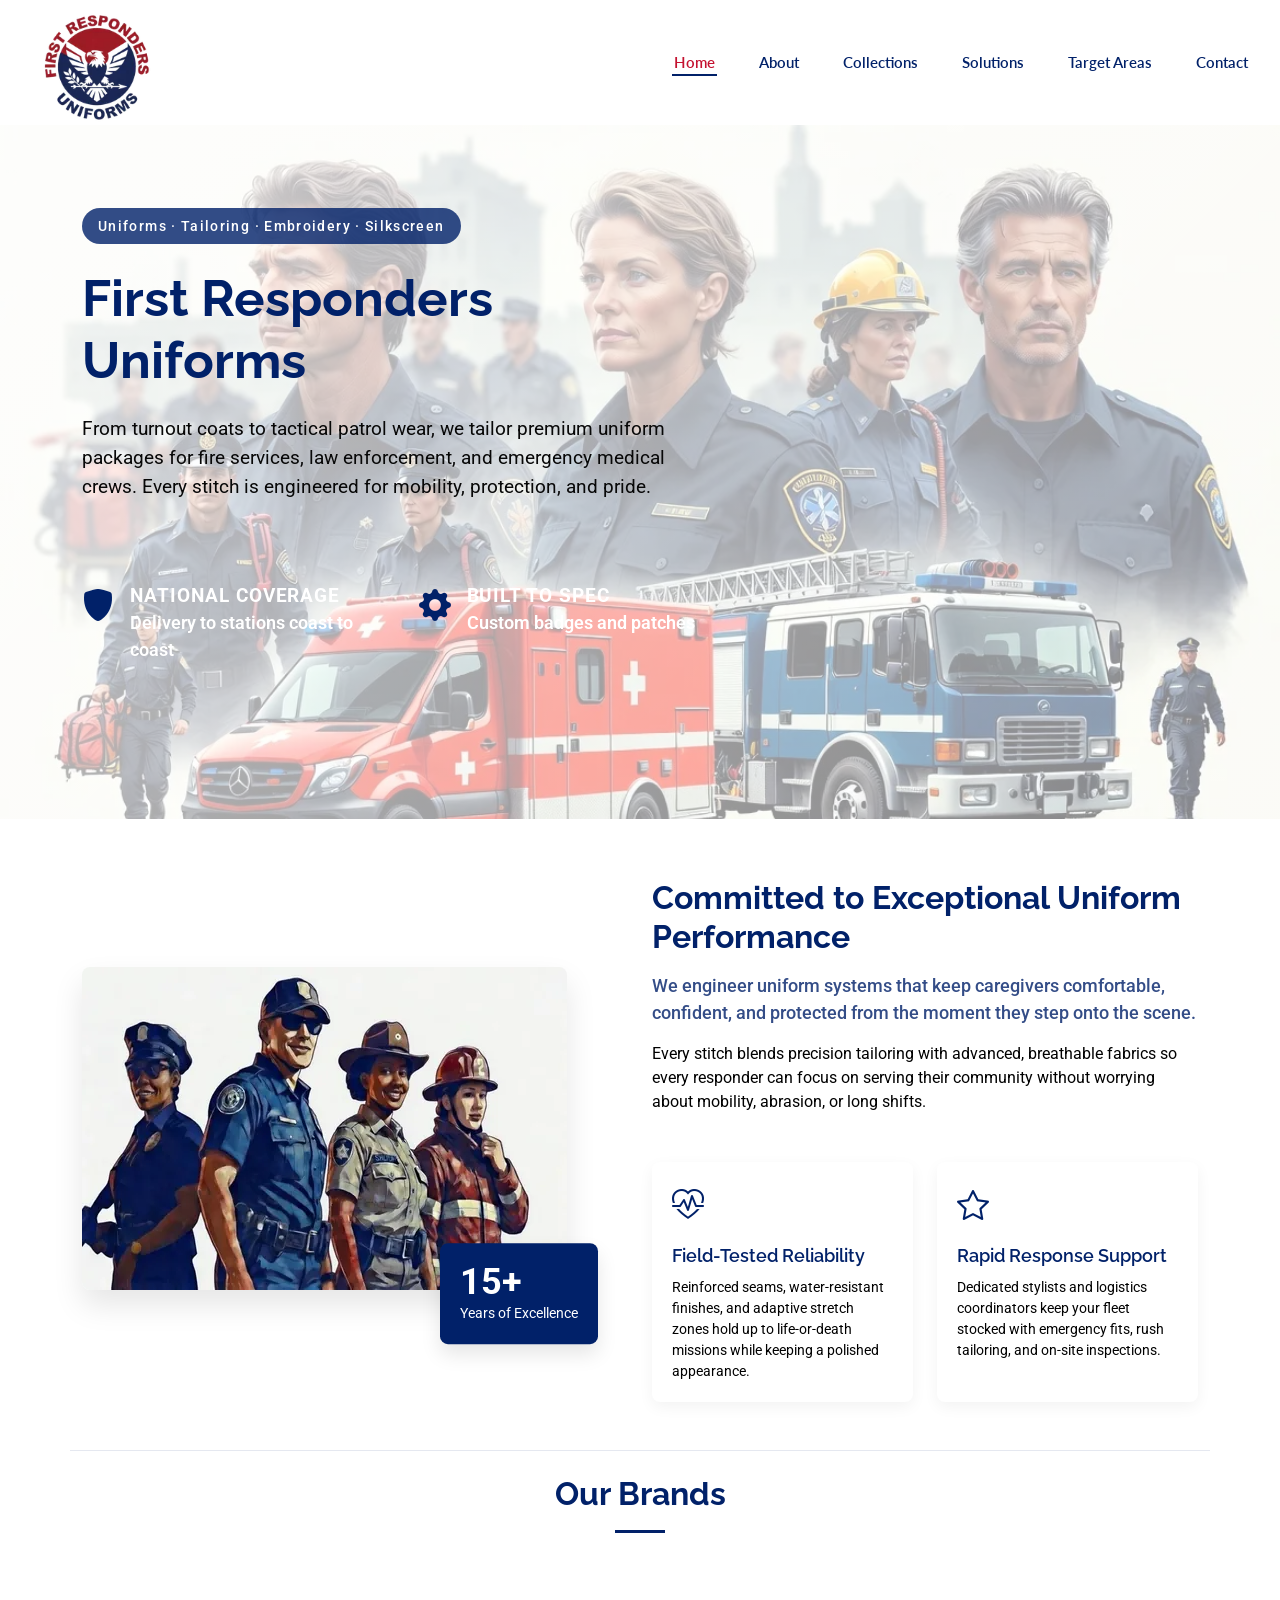
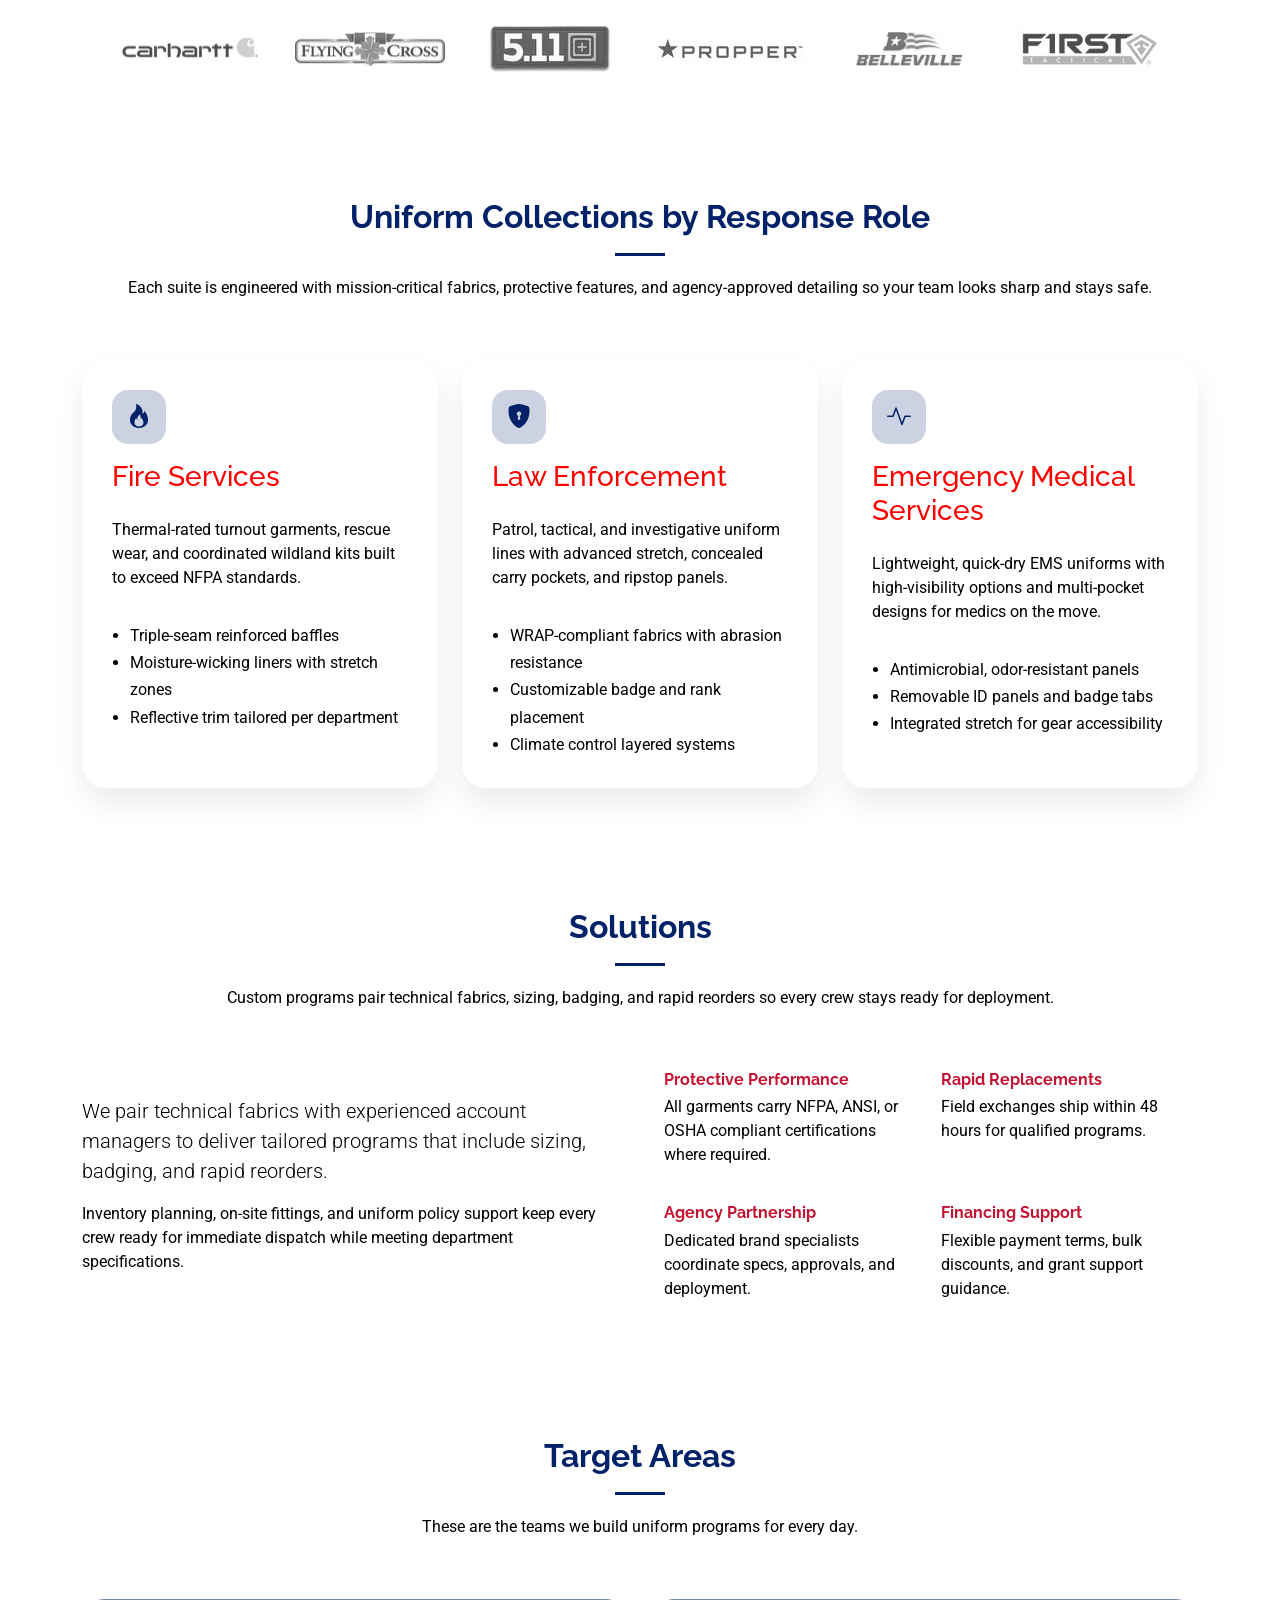
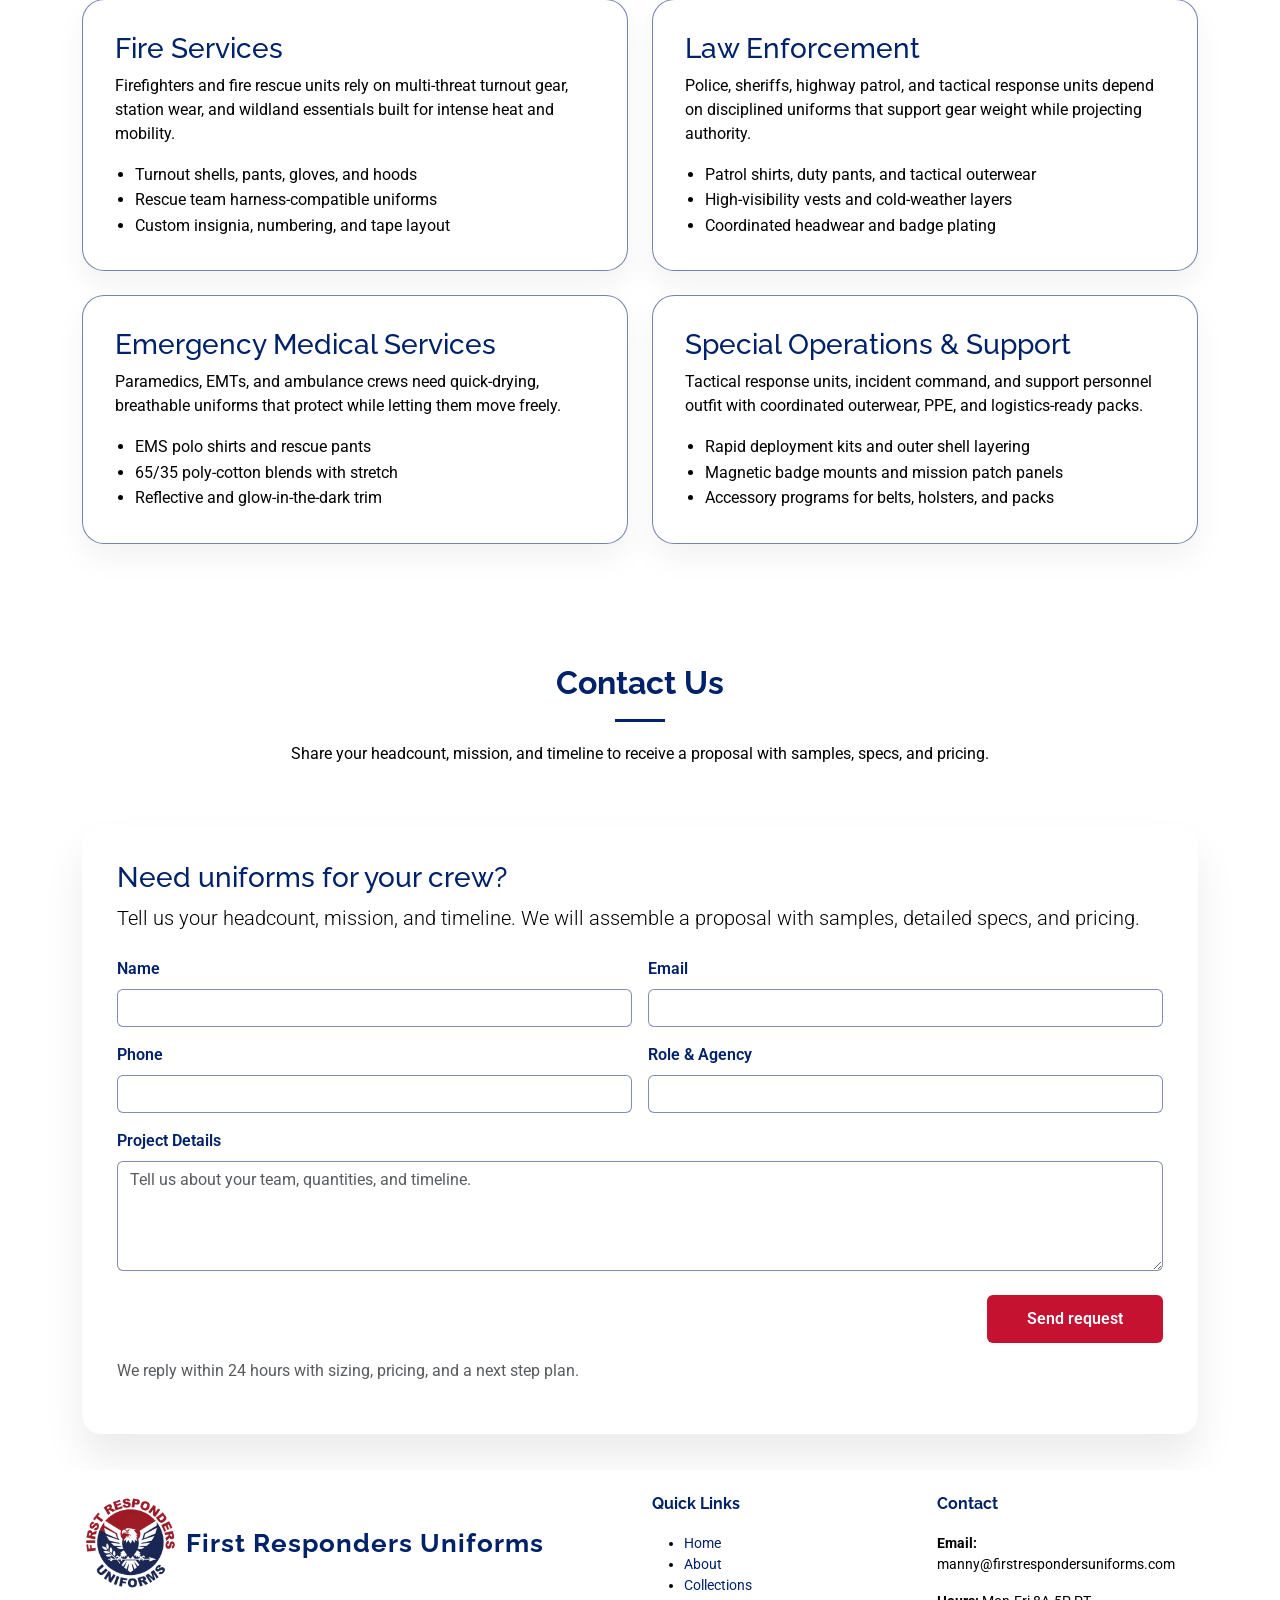
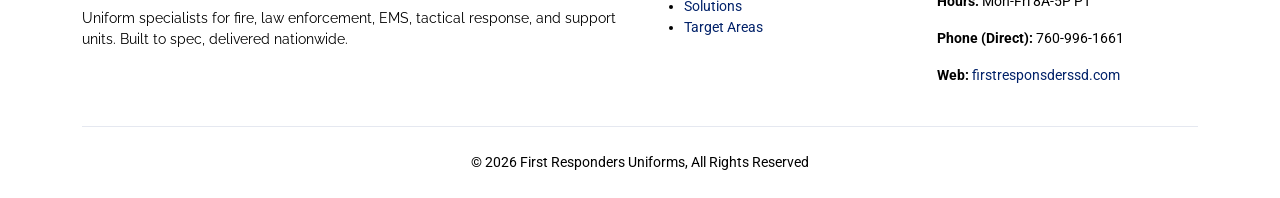
<file: public/index.html>
<!doctypehtml><html lang="en"><head><meta charset="utf-8"><meta content="width=device-width,initial-scale=1"name="viewport"><title>First Responders Uniforms</title><meta name="description"content="Premium uniform systems tailored for fire, law enforcement, and EMS teams."><meta name="keywords"content="first responders, uniforms, fire, police, EMS, tactical, protective clothing"><link rel="canonical"href="https://firstrespondersuniforms.com/"><meta name="robots"content="index, follow"><meta name="author"content="First Responders Uniforms"><meta name="theme-color"content="#1643A2"><meta property="og:title"content="First Responders Uniform Systems"><meta property="og:description"content="From turnout coats to tactical patrol wear, we tailor premium uniform packages for fire services, law enforcement, and EMS crews that balance mobility, protection, and pride."><meta property="og:type"content="website"><meta property="og:url"content="https://firstrespondersuniforms.com/"><meta property="og:image"content="https://firstrespondersuniforms.com/assets/img/hero.webp"><meta property="og:site_name"content="First Responders Uniform Systems"><meta name="twitter:card"content="summary_large_image"><meta name="twitter:title"content="First Responders Uniform Systems"><meta name="twitter:description"content="From turnout coats to tactical patrol wear, we tailor premium uniform packages for fire services, law enforcement, and EMS crews that balance mobility, protection, and pride."><meta name="twitter:image"content="https://firstrespondersuniforms.com/assets/img/hero.webp"><link href="assets/img/logo-white-icon.webp"rel="icon"><link href="assets/img/logo-white-icon.webp"rel="apple-touch-icon"><link href="https://fonts.googleapis.com"rel="preconnect"><link href="https://fonts.gstatic.com"rel="preconnect"crossorigin><link rel="preload"as="style"href="https://fonts.googleapis.com/css2?family=Roboto:ital,wght@0,100;0,300;0,400;0,500;0,700;0,900;1,100;1,300;1,400;1,500;1,700;1,900&family=Lato:ital,wght@0,100;0,300;0,400;0,700;0,900;1,100;1,300;1,400;1,700;1,900&family=Raleway:ital,wght@0,100;0,200;0,300;0,400;0,500;0,600;0,700;0,800;0,900;1,100;1,200;1,300;1,400;1,500;1,600;1,700;1,800;1,900&display=swap"onload='this.onload=null,this.rel="stylesheet"'><noscript><link rel="stylesheet"href="https://fonts.googleapis.com/css2?family=Roboto:ital,wght@0,100;0,300;0,400;0,500;0,700;0,900;1,100;1,300;1,400;1,500;1,700;1,900&family=Lato:ital,wght@0,100;0,300;0,400;0,700;0,900;1,100;1,300;1,400;1,700;1,900&family=Raleway:ital,wght@0,100;0,200;0,300;0,400;0,500;0,600;0,700;0,800;0,900;1,100;1,200;1,300;1,400;1,500;1,600;1,700;1,800;1,900&display=swap"></noscript><link rel="preload"href="assets/css/home2.css"as="style"onload='this.onload=null,this.rel="stylesheet"'><noscript><link rel="stylesheet"href="assets/css/home2.css"><script>!function(){var s=["assets/vendor/bootstrap/css/bootstrap.min.css","assets/vendor/bootstrap-icons/bootstrap-icons.css","assets/vendor/fontawesome-free/css/all.min.css","assets/css/home.css"];function e(s){var e=document.createElement("link");e.rel="stylesheet",e.href=s,document.head.appendChild(e)}function t(){s.forEach(e)}"requestIdleCallback"in window?requestIdleCallback(t):window.addEventListener("load",t)}()</script><noscript><link rel="stylesheet"href="assets/vendor/bootstrap/css/bootstrap.min.css"><link rel="stylesheet"href="assets/vendor/bootstrap-icons/bootstrap-icons.css"><link rel="stylesheet"href="assets/vendor/fontawesome-free/css/all.min.css"><link rel="stylesheet"href="assets/css/home.css"></noscript></noscript><link rel="preload"as="image"href="assets/img/hero.webp"><link rel="preload"href="assets/vendor/bootstrap/css/bootstrap.min.css"as="style"onload='this.onload=null,this.rel="stylesheet"'><noscript><link rel="stylesheet"href="assets/vendor/bootstrap/css/bootstrap.min.css"></noscript><link rel="preload"href="assets/vendor/bootstrap-icons/bootstrap-icons.css"as="style"onload='this.onload=null,this.rel="stylesheet"'><noscript><link rel="stylesheet"href="assets/vendor/bootstrap-icons/bootstrap-icons.css"></noscript><link rel="preload"href="assets/vendor/fontawesome-free/css/all.min.css"as="style"onload='this.onload=null,this.rel="stylesheet"'><noscript><link rel="stylesheet"href="assets/vendor/fontawesome-free/css/all.min.css"></noscript><link rel="preload"href="assets/css/home.css"as="style"onload='this.onload=null,this.rel="stylesheet"'><noscript><link rel="stylesheet"href="assets/css/home.css"></noscript><link rel="stylesheet"href="assets/vendor/aos/aos.css"media="print"onload='this.media="all"'><noscript><link rel="stylesheet"href="assets/vendor/aos/aos.css"></noscript><script type="application/ld+json">{
    "@context": "https://schema.org",
    "@type": "Person",
    "name": "First Responders Uniforms",
    "url": "https://firstrespondersuniforms.com/",
    "image": "https://firstrespondersuniforms.com/assets/img/logo-transparent.webp",
    "jobTitle": "Uniform Program Specialist",
    "description": "Uniform specialists for fire, law enforcement, EMS, tactical response, and support units.",
    "contactPoint": [{
      "@type": "ContactPoint",
      "telephone": "+1-555-402-2091",
      "contactType": "customer service",
      "areaServed": "US"
    }]
  }</script>
<style>
:root {
  --logo-max-height: 115px;
  --logo-shrink-height: calc(var(--logo-max-height) / 2);
}

@media (min-width: 1200px) {
  .header,
  .header.header-scrolled {
    transition: padding 0.3s ease, background 0.3s ease;
    padding: 0 !important;
    background-color: #fff !important;
    box-shadow: none !important;
    width: 100%;
    left: 0;
    right: 0;
  }
  .header .header-container,
  .header .logo img,
  .header .navmenu,
  .header .navmenu > ul,
  .header .navmenu > ul > li,
  .header .navmenu a {
    transition: height 0.3s ease, font-size 0.3s ease, line-height 0.3s ease, padding 0.3s ease, margin 0.3s ease;
  }
  .header .logo img {
    max-height: var(--logo-max-height);
    transition: max-height 0.35s ease, transform 0.35s ease;
  }
  .header .header-container {
    margin: 0 !important;
    padding: 0 !important;
    width: 100% !important;
    max-width: 100% !important;
    display: flex;
    align-items: center;
    border-radius: 0 !important;
    background-color: #fff !important;
    box-shadow: none !important;
  }
  .header .logo {
    padding-left: 40px;
    padding-top: 10px;
  }
  .header .navmenu {
    margin-left: auto;
    display: flex;
    justify-content: flex-end;
    padding: 0;
    width: auto;
  }
  .header .navmenu > ul {
    height: var(--logo-max-height);
    align-items: center;
    justify-content: flex-end;
    width: auto;
    padding: 0 30px 0 0;
    display: flex;
    gap: 12px;
  }
  .header .navmenu > ul > li {
    display: flex;
    align-items: center;
    height: var(--logo-max-height);
    margin: 0;
  }
  .header .navmenu a {
    font-size: 0.95rem;
    line-height: 1;
  }
  .header.header-scrolled {
    padding: 0;
  }
  .header.header-scrolled .header-container {
    margin: 0 !important;
    padding: 0 !important;
    border-radius: 0 !important;
    width: 100% !important;
    max-width: 100% !important;
    background-color: #fff !important;
    box-shadow: none !important;
  }
  .header.header-scrolled .logo img {
    max-height: var(--logo-shrink-height);
  }
  .header.header-scrolled .navmenu,
  .header.header-scrolled .navmenu > ul,
  .header.header-scrolled .navmenu > ul > li {
    height: var(--logo-shrink-height);
    justify-content: flex-end;
  }
  .header.header-scrolled {
    transform: none !important;
    opacity: 1 !important;
  }
  .header.header-scrolled .navmenu a {
    font-size: 0.85rem;
    line-height: 1;
  }
}
</style>
</head><body class="index-page"><header id="header"class="header d-flex align-items-center fixed-top"><div class="header-container container-fluid container-xl position-relative d-flex align-items-center justify-content-between"><a href="#hero"class="logo d-flex align-items-center me-auto me-xl-0"><img src="assets/img/logo-transparent.webp"alt="First Responders Uniforms"loading="lazy"srcset="assets/img/logo-transparent-160.webp 160w,assets/img/logo-transparent-349.webp 349w,assets/img/logo-transparent.webp 400w"sizes="(max-width:768px) 120px,160px"></a><nav id="navmenu"class="navmenu"><ul><li><a href="#hero"class="active">Home</a></li><li><a href="#home-about">About</a></li><li><a href="#collections">Collections</a></li><li><a href="#quality">Solutions</a></li><li><a href="#target-areas">Target Areas</a></li><li><a href="#contact">Contact</a></li></ul><i class="mobile-nav-toggle d-xl-none bi bi-list"></i></nav></div><div id="mobile-nav" class="mobile-nav d-xl-none" aria-label="Primary navigation" aria-hidden="true"></div></header><main class="main"><section id="hero"class="hero section hero-uniform"><div class="container-fluid p-0"><div class="hero-wrapper"><div class="hero-image"style="margin-top:100px"><img src="assets/img/hero.webp"alt="First Responder uniform showcase"class="img-fluid"srcset="assets/img/hero-640.webp 640w,assets/img/hero-1024.webp 1024w,assets/img/hero.webp 1600w"sizes="100vw"></div><div class="hero-content"><div class="container"><div class="row"><div class="col-lg-7 col-md-10"data-aos="fade-right"data-aos-delay="100"><div class="content-box"><p class="badge-accent"style="margin-top:.5rem;font-size:.85rem;letter-spacing:.1em">Uniforms · Tailoring · Embroidery · Silkscreen</p><h1 data-aos="fade-up"data-aos-delay="200">First Responders Uniforms</h1><p data-aos="fade-up"data-aos-delay="250">From turnout coats to tactical patrol wear, we tailor premium uniform packages for fire services, law enforcement, and emergency medical crews. Every stitch is engineered for mobility, protection, and pride.</p><div class="cta-group"data-aos="fade-up"></div><div class="info-badges"data-aos="fade-up"data-aos-delay="350"><div class="badge-item"><i class="bi bi-shield-fill"></i><div class="badge-content"><span>National Coverage</span> <strong>Delivery to stations coast to coast</strong></div></div><div class="badge-item"><i class="bi bi-gear-fill"></i><div class="badge-content"><span>Built to Spec</span> <strong>Custom badges and patches</strong></div></div></div></div></div></div></div></div></div></div></section><section id="home-about"class="home-about section"><div class="container"data-aos="fade-up"data-aos-delay="100"><div class="row gy-5 align-items-center"><div class="col-lg-6"data-aos="fade-right"data-aos-delay="200"><div class="about-image"><img src="assets/img/uniform-excellence.webp"alt="Modern Healthcare Facility"class="img-fluid rounded-3 mb-4"loading="lazy"decoding="async"srcset="assets/img/uniform-excellence-485.webp 485w,assets/img/uniform-excellence-832.webp 832w,assets/img/uniform-excellence.webp 1248w"sizes="(max-width: 768px) 100vw, (max-width: 1200px) 60vw, 485px"><div class="experience-badge"><span class="years">15+</span> <span class="text">Years of Excellence</span></div></div></div><div class="col-lg-6"data-aos="fade-left"data-aos-delay="300"><div class="about-content"><h2>Committed to Exceptional Uniform Performance</h2><p class="lead">We engineer uniform systems that keep caregivers comfortable, confident, and protected from the moment they step onto the scene.</p><p>Every stitch blends precision tailoring with advanced, breathable fabrics so every responder can focus on serving their community without worrying about mobility, abrasion, or long shifts.</p><div class="row g-4 mt-4"><div class="col-md-6"data-aos="fade-up"data-aos-delay="400"><div class="feature-item"><div class="icon"><i class="bi bi-heart-pulse"></i></div><h4>Field-Tested Reliability</h4><p>Reinforced seams, water-resistant finishes, and adaptive stretch zones hold up to life-or-death missions while keeping a polished appearance.</p></div></div><div class="col-md-6"data-aos="fade-up"data-aos-delay="500"><div class="feature-item"><div class="icon"><i class="bi bi-star"></i></div><h4>Rapid Response Support</h4><p>Dedicated stylists and logistics coordinators keep your fleet stocked with emergency fits, rush tailoring, and on-site inspections.</p></div></div></div></div></div></div><div class="row mt-5 pt-4 certifications-row"data-aos="fade-up"data-aos-delay="600"><div class="col-12 text-center mb-2"><div class="section-title"><h2>Our Brands</h2></div></div><div class="col-12"><div class="certifications"><div class="certification-item"data-aos="zoom-in"data-aos-delay="700"><img src="assets/img/clients/carhartt-logo-png_seeklogo-482986.webp"alt="Carhartt logo"loading="lazy"decoding="async"srcset="assets/img/clients/carhartt-logo-png_seeklogo-482986-150.webp 150w,assets/img/clients/carhartt-logo-png_seeklogo-482986.webp 600w"sizes="120px"></div><div class="certification-item"data-aos="zoom-in"data-aos-delay="800"><img src="assets/img/clients/fc_logo_4c-1200x1200w.webp"alt="First Responders Uniforms logo"loading="lazy"decoding="async"srcset="assets/img/clients/fc_logo_4c-1200x1200w-150.webp 150w,assets/img/clients/fc_logo_4c-1200x1200w.webp 1200w"sizes="120px"></div><div class="certification-item"data-aos="zoom-in"data-aos-delay="900"><img src="assets/img/clients/images.webp"alt="Industry partner logo"loading="lazy"decoding="async"srcset="assets/img/clients/images-150.webp 150w,assets/img/clients/images.webp 225w"sizes="120px"></div><div class="certification-item"data-aos="zoom-in"data-aos-delay="1000"><img src="assets/img/clients/Propper_Logo_TM.webp"alt="Propper brand logo"loading="lazy"decoding="async"srcset="assets/img/clients/Propper_Logo_TM-150.webp 150w,assets/img/clients/Propper_Logo_TM.webp 1280w"sizes="120px"></div><div class="certification-item"data-aos="zoom-in"data-aos-delay="1100"><img src="assets/img/clients/belleville.webp"alt="Belleville logo"class="logo-belleville"loading="lazy"decoding="async"srcset="assets/img/clients/belleville-150.webp 150w,assets/img/clients/belleville.webp 970w"sizes="150px"></div><div class="certification-item"data-aos="zoom-in"data-aos-delay="1200"><img src="assets/img/clients/first-tactical.webp"alt="First Tactical logo"loading="lazy"decoding="async"srcset="assets/img/clients/first-tactical-150.webp 150w,assets/img/clients/first-tactical.webp 195w"sizes="120px"></div></div></div></div></div></section><section id="collections"class="section light-background"><div class="container"data-aos="fade-up"><div class="section-title"><h2>Uniform Collections by Response Role</h2><p>Each suite is engineered with mission-critical fabrics, protective features, and agency-approved detailing so your team looks sharp and stays safe.</p></div><div class="row gy-4"><div class="col-lg-4"data-aos="fade-up"data-aos-delay="100"><div class="uniform-card h-100"><div class="uniform-card-icon"><i class="bi bi-fire"></i></div><h3 style="color:red">Fire Services</h3><p>Thermal-rated turnout garments, rescue wear, and coordinated wildland kits built to exceed NFPA standards.</p><ul class="feature-list"><li>Triple-seam reinforced baffles</li><li>Moisture-wicking liners with stretch zones</li><li>Reflective trim tailored per department</li></ul></div></div><div class="col-lg-4"data-aos="fade-up"data-aos-delay="200"><div class="uniform-card h-100"><div class="uniform-card-icon"><i class="bi bi-shield-lock-fill"></i></div><h3 style="color:red">Law Enforcement</h3><p>Patrol, tactical, and investigative uniform lines with advanced stretch, concealed carry pockets, and ripstop panels.</p><ul class="feature-list"><li>WRAP-compliant fabrics with abrasion resistance</li><li>Customizable badge and rank placement</li><li>Climate control layered systems</li></ul></div></div><div class="col-lg-4"data-aos="fade-up"data-aos-delay="300"><div class="uniform-card h-100"><div class="uniform-card-icon"><i class="bi bi-activity"></i></div><h3 style="color:red">Emergency Medical Services</h3><p>Lightweight, quick-dry EMS uniforms with high-visibility options and multi-pocket designs for medics on the move.</p><ul class="feature-list"><li>Antimicrobial, odor-resistant panels</li><li>Removable ID panels and badge tabs</li><li>Integrated stretch for gear accessibility</li></ul></div></div></div></div></section><section id="quality"class="section"><div class="container"data-aos="fade-up"><div class="section-title"><h2>Solutions</h2><p>Custom programs pair technical fabrics, sizing, badging, and rapid reorders so every crew stays ready for deployment.</p></div><div class="row gx-5 align-items-center"><div class="col-lg-6"data-aos="fade-right"data-aos-delay="100"><p class="lead">We pair technical fabrics with experienced account managers to deliver tailored programs that include sizing, badging, and rapid reorders.</p><p>Inventory planning, on-site fittings, and uniform policy support keep every crew ready for immediate dispatch while meeting department specifications.</p></div><div class="col-lg-6"data-aos="fade-left"data-aos-delay="200"><div class="quality-grid"><div><h5>Protective Performance</h5><p>All garments carry NFPA, ANSI, or OSHA compliant certifications where required.</p></div><div><h5>Rapid Replacements</h5><p>Field exchanges ship within 48 hours for qualified programs.</p></div><div><h5>Agency Partnership</h5><p>Dedicated brand specialists coordinate specs, approvals, and deployment.</p></div><div><h5>Financing Support</h5><p>Flexible payment terms, bulk discounts, and grant support guidance.</p></div></div></div></div></div></section><section id="target-areas"class="section light-background"><div class="container"data-aos="fade-up"><div class="section-title"><h2>Target Areas</h2><p>These are the teams we build uniform programs for every day.</p></div><div class="row gy-4"><div class="col-md-6"data-aos="fade-up"data-aos-delay="100"><div class="target-area"><h3>Fire Services</h3><p>Firefighters and fire rescue units rely on multi-threat turnout gear, station wear, and wildland essentials built for intense heat and mobility.</p><ul><li>Turnout shells, pants, gloves, and hoods</li><li>Rescue team harness-compatible uniforms</li><li>Custom insignia, numbering, and tape layout</li></ul></div></div><div class="col-md-6"data-aos="fade-up"data-aos-delay="200"><div class="target-area"><h3>Law Enforcement</h3><p>Police, sheriffs, highway patrol, and tactical response units depend on disciplined uniforms that support gear weight while projecting authority.</p><ul><li>Patrol shirts, duty pants, and tactical outerwear</li><li>High-visibility vests and cold-weather layers</li><li>Coordinated headwear and badge plating</li></ul></div></div><div class="col-md-6"data-aos="fade-up"data-aos-delay="300"><div class="target-area"><h3>Emergency Medical Services</h3><p>Paramedics, EMTs, and ambulance crews need quick-drying, breathable uniforms that protect while letting them move freely.</p><ul><li>EMS polo shirts and rescue pants</li><li>65/35 poly-cotton blends with stretch</li><li>Reflective and glow-in-the-dark trim</li></ul></div></div><div class="col-md-6"data-aos="fade-up"data-aos-delay="400"><div class="target-area"><h3>Special Operations &amp; Support</h3><p>Tactical response units, incident command, and support personnel outfit with coordinated outerwear, PPE, and logistics-ready packs.</p><ul><li>Rapid deployment kits and outer shell layering</li><li>Magnetic badge mounts and mission patch panels</li><li>Accessory programs for belts, holsters, and packs</li></ul></div></div></div></div></section><section id="contact"class="section"><div class="container"data-aos="fade-up"><div class="section-title"><h2>Contact Us</h2><p>Share your headcount, mission, and timeline to receive a proposal with samples, specs, and pricing.</p></div><div class="row gy-4"><div class="col-12"data-aos="fade-right"data-aos-delay="100"><div class="contact-panel"><h3>Need uniforms for your crew?</h3><p class="lead">Tell us your headcount, mission, and timeline. We will assemble a proposal with samples, detailed specs, and pricing.</p><form class="contact-form mt-4"action="https://script.google.com/macros/s/AKfycbyACZ0nl9n_OIEBDJYyOHDj2SKdN9eRDjtZmhppUrwfRw2frQ-TOeAIXaPRRb0zJKC6/exec"method="post"novalidate><div class="row g-3"><div class="col-md-6"><label for="contact-name"class="form-label">Name</label> <input id="contact-name"name="name"class="form-control"required></div><div class="col-md-6"><label for="contact-email"class="form-label">Email</label> <input type="email"id="contact-email"name="email"class="form-control"required></div><div class="col-md-6"><label for="contact-phone"class="form-label">Phone</label> <input type="tel"id="contact-phone"name="phone"class="form-control"></div><div class="col-md-6"><label for="contact-role"class="form-label">Role &amp; Agency</label> <input id="contact-role"name="role"class="form-control"></div><div class="col-12"><label for="contact-message"class="form-label">Project Details</label> <textarea id="contact-message"name="message"rows="4"class="form-control"placeholder="Tell us about your team, quantities, and timeline."required></textarea></div><input type="hidden"name="site"value="firstresponderssd.com"></div><div class="d-flex justify-content-end mt-4"><button class="btn contact-submit"type="submit">Send request</button></div><p class="mt-3 text-sm text-muted">We reply within 24 hours with sizing, pricing, and a next step plan.</p><div id="contact-status"class="mt-3"aria-live="polite"></div></form></div></div></div></div></section></main><footer id="footer"class="footer light-background"><div class="container"><div class="row gy-4"><div class="col-md-6 footer-about"><a href="#hero"class="logo d-flex align-items-center mb-3"><img src="assets/img/logo-transparent.webp"alt="First Responders Uniforms"loading="lazy"srcset="assets/img/logo-transparent-160.webp 160w,assets/img/logo-transparent-349.webp 349w,assets/img/logo-transparent.webp 400w"sizes="(max-width:768px) 120px,160px"> <span class="sitename">First Responders Uniforms</span></a><p>Uniform specialists for fire, law enforcement, EMS, tactical response, and support units. Built to spec, delivered nationwide.</p></div><div class="col-md-3"><h4>Quick Links</h4><ul><li><a href="#hero">Home</a></li><li><a href="#home-about">About</a></li><li><a href="#collections">Collections</a></li><li><a href="#quality">Solutions</a></li><li><a href="#target-areas">Target Areas</a></li></ul></div><div class="col-md-3"><h4>Contact</h4><p><strong>Email:</strong> manny@firstrespondersuniforms.com</p><p><strong>Hours:</strong> Mon-Fri 8A-5P PT</p><p><strong>Phone (Direct):</strong> 760-996-1661</p><p><strong>Web:</strong> <a href="https://firstresponsderssd.com"target="_blank"rel="noreferrer">firstresponsderssd.com</a></p></div></div><div class="copyright text-center mt-4"><p>© 2026 First Responders Uniforms, All Rights Reserved</p></div></div></footer><a href="#hero"id="scroll-top"class="scroll-top d-flex align-items-center justify-content-center"><i class="bi bi-arrow-up-short"></i></a><div id="preloader"></div><script src="assets/vendor/bootstrap/js/bootstrap.bundle.min.js"defer="defer"></script><script src="assets/vendor/aos/aos.js"defer="defer"></script><script src="assets/js/main.js"defer="defer"></script><script>!function(){const t=document.querySelector(".contact-form"),e=document.getElementById("contact-status");t&&e&&t.addEventListener("submit",async function(n){n.preventDefault(),e.textContent="Sending...",e.className="mt-3";const a=t.querySelector('button[type="submit"]');a&&(a.disabled=!0);try{const n=await fetch(t.action,{method:"POST",body:new FormData(t),redirect:"follow"}),a=await n.text();let r;try{r=JSON.parse(a)}catch{r=null}if(!n.ok||r&&!1===r.ok){const t=r&&r.error?r.error:"Send failed";throw new Error(t)}e.textContent="Sent. We will reply within 24 hours.",e.className="mt-3 alert alert-success",t.reset()}catch(t){e.textContent="Not sent. "+(t&&t.message?t.message:"Please try again."),e.className="mt-3 alert alert-danger"}finally{a&&(a.disabled=!1)}})}()</script><script>!function(){var e=document.getElementById("header");if(e){var s="header-scrolled",d=function(){window.scrollY>80?e.classList.add(s):e.classList.remove(s)};document.addEventListener("scroll",d,{passive:!0}),d()}}()</script></body></html>
</file>
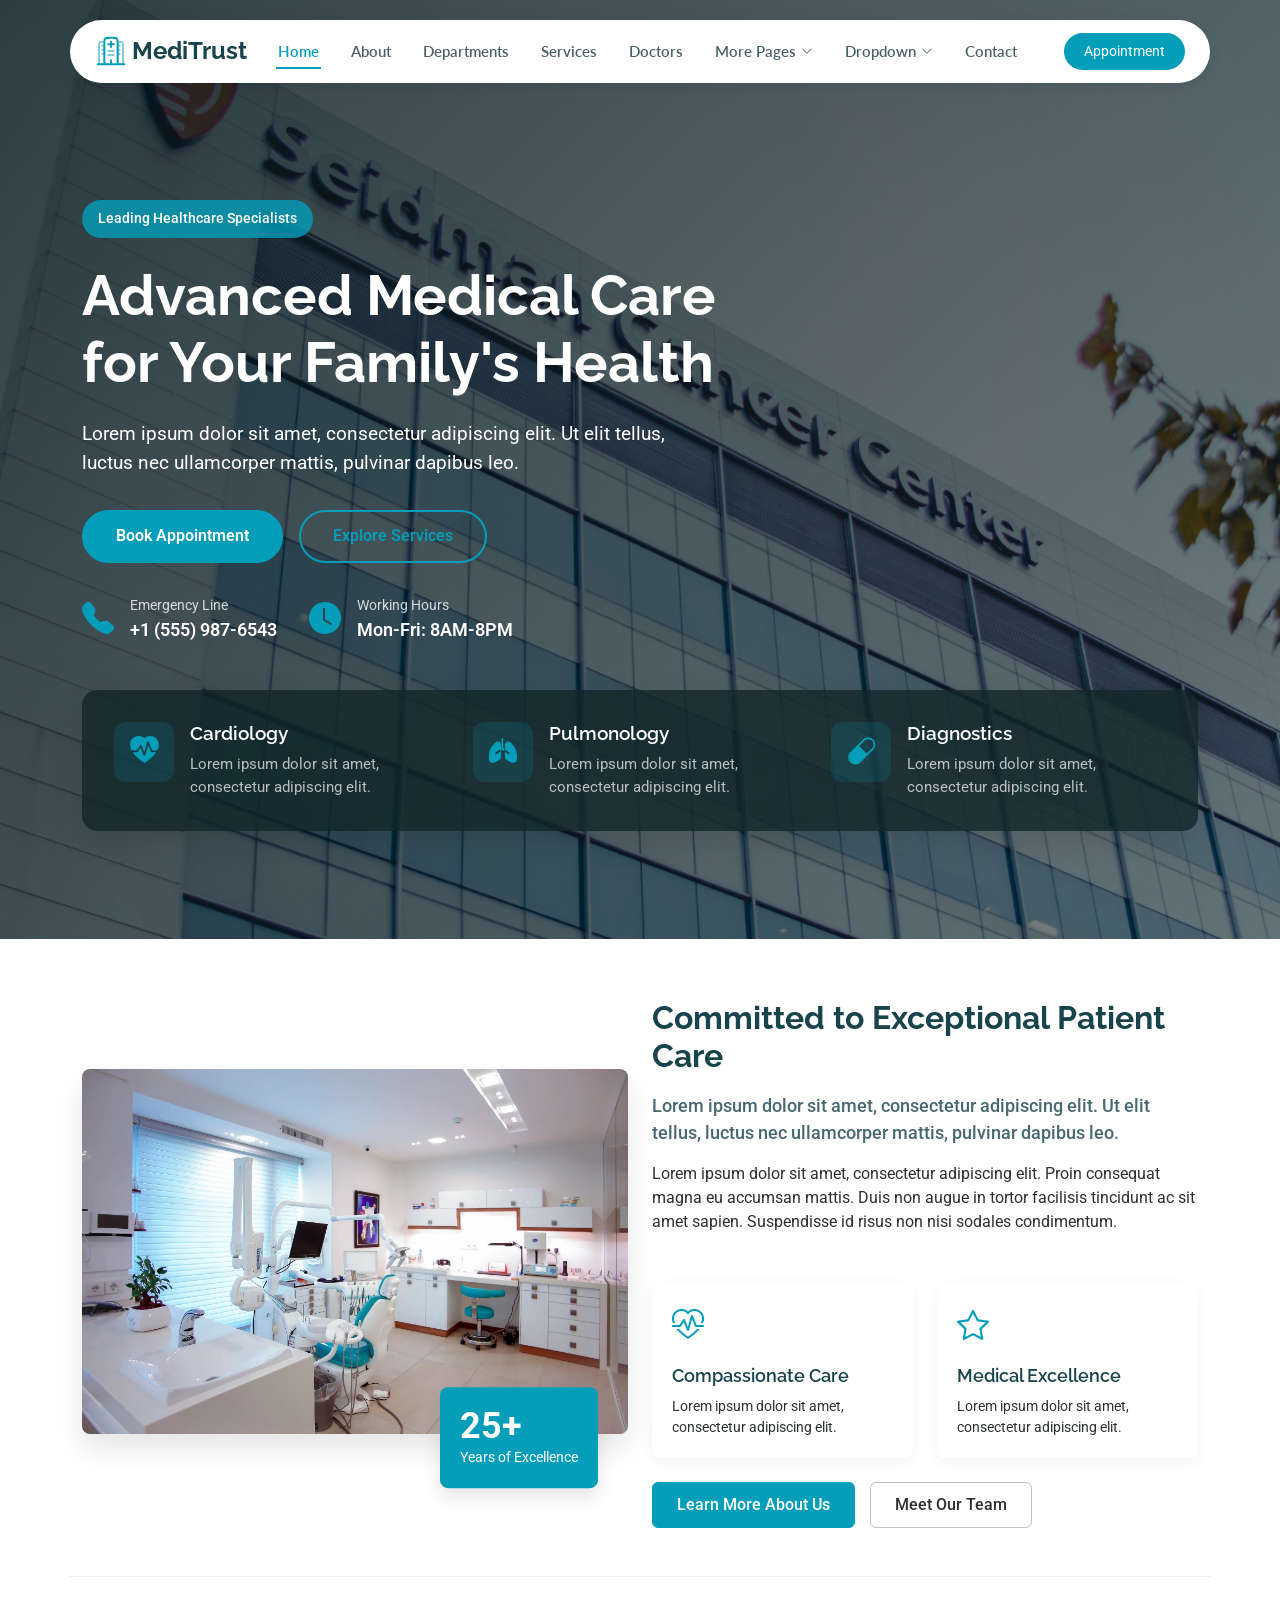
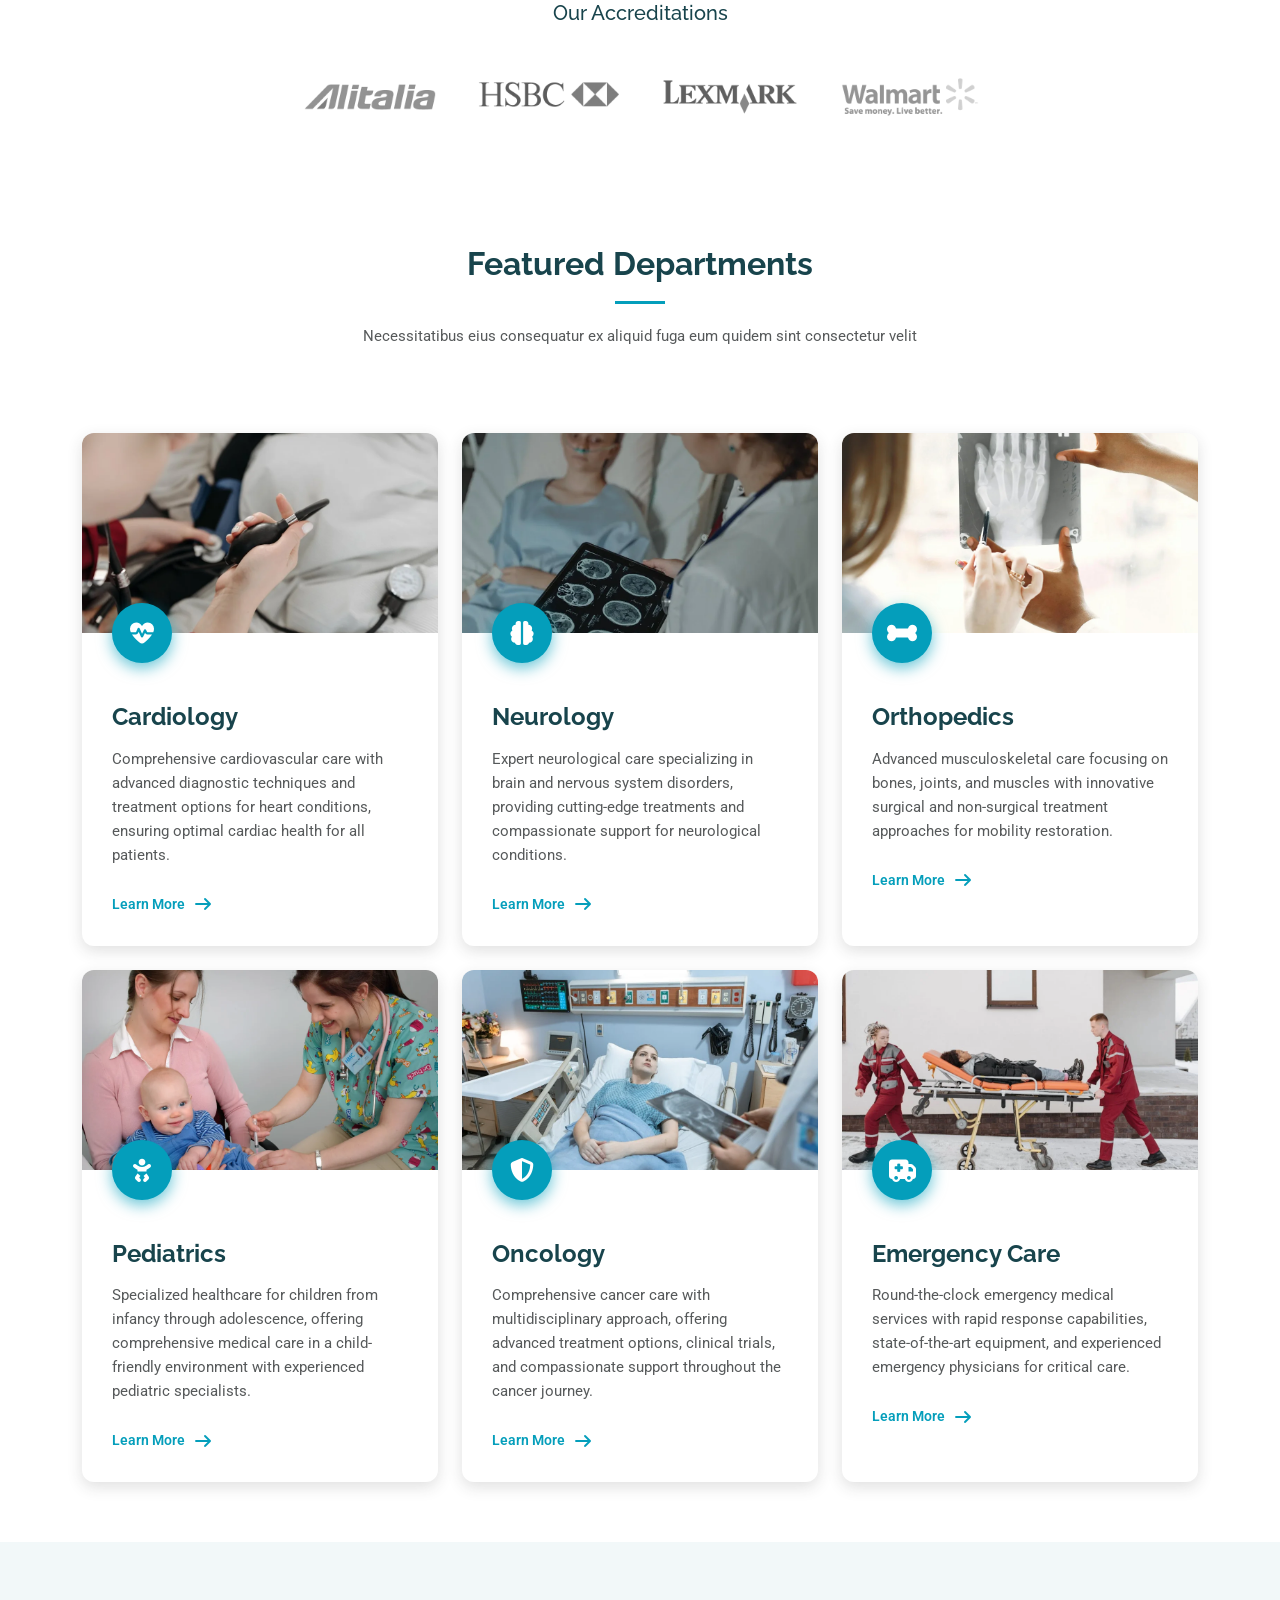
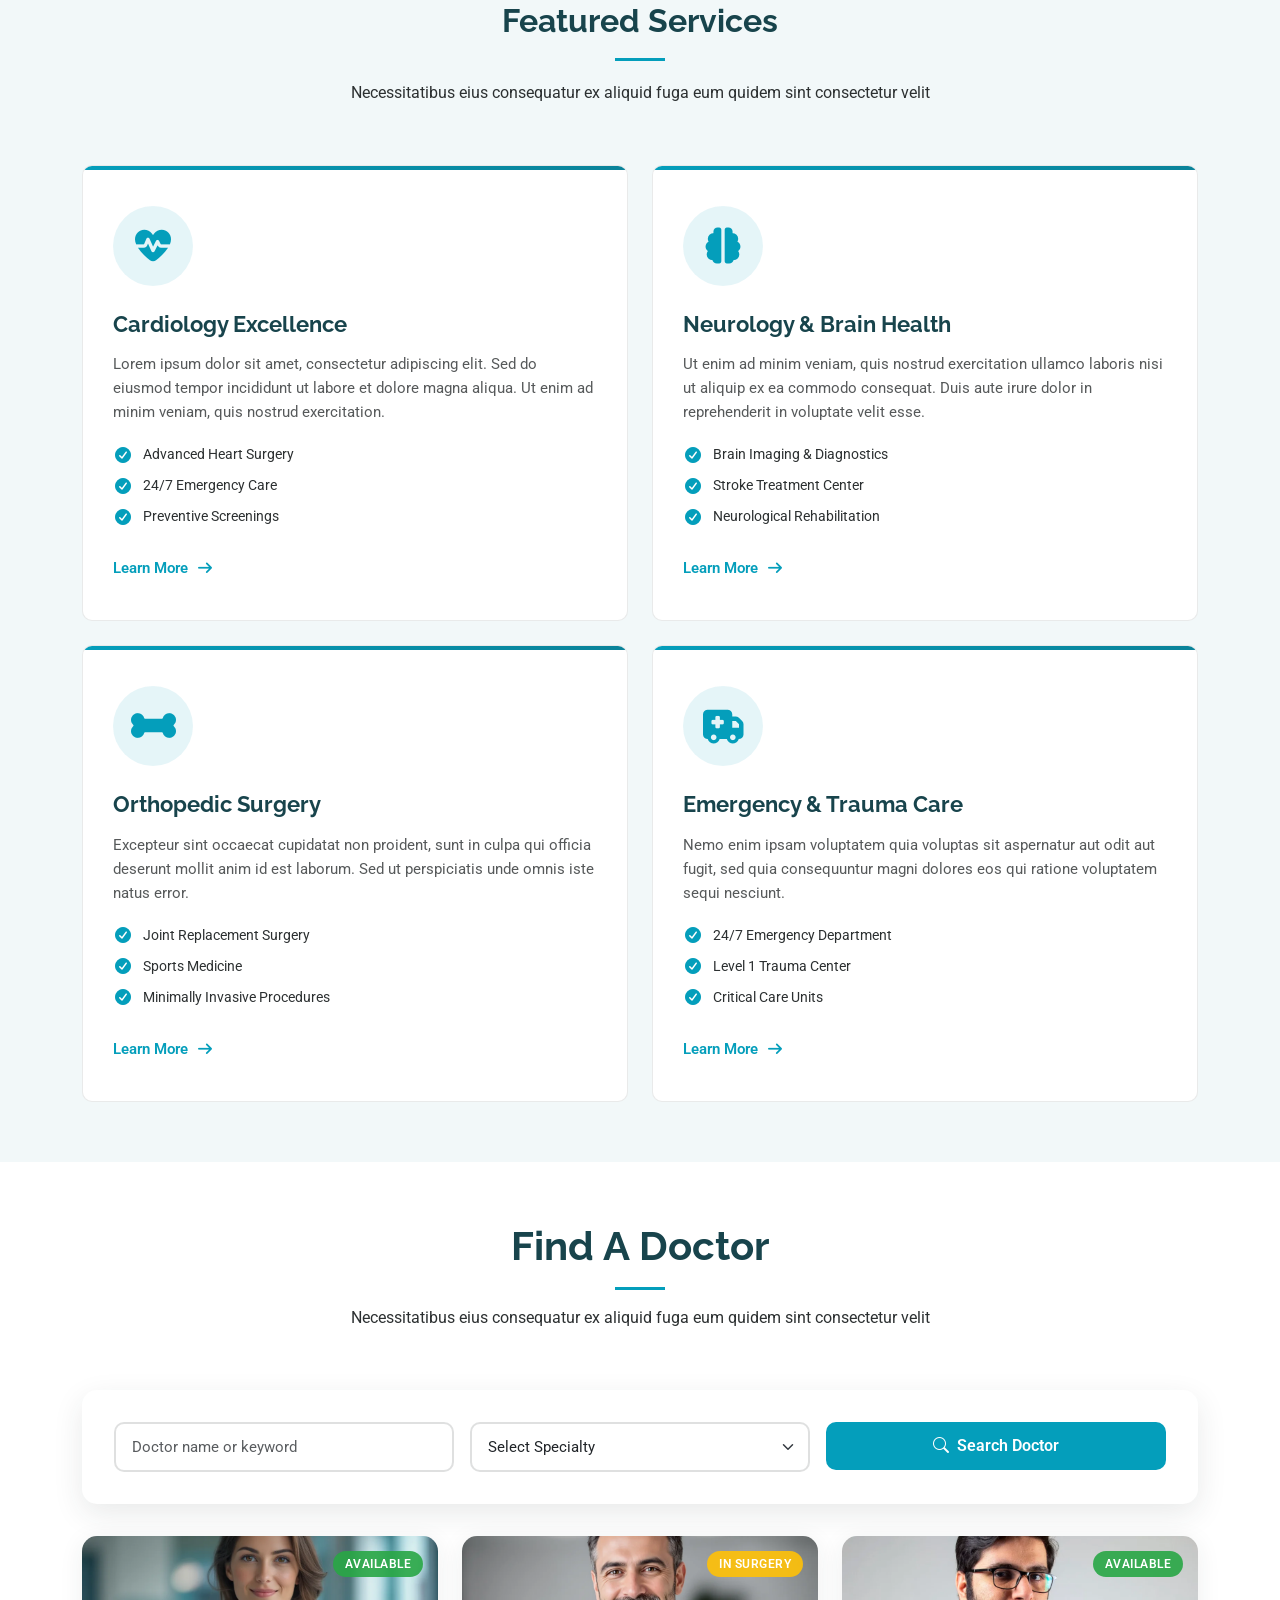
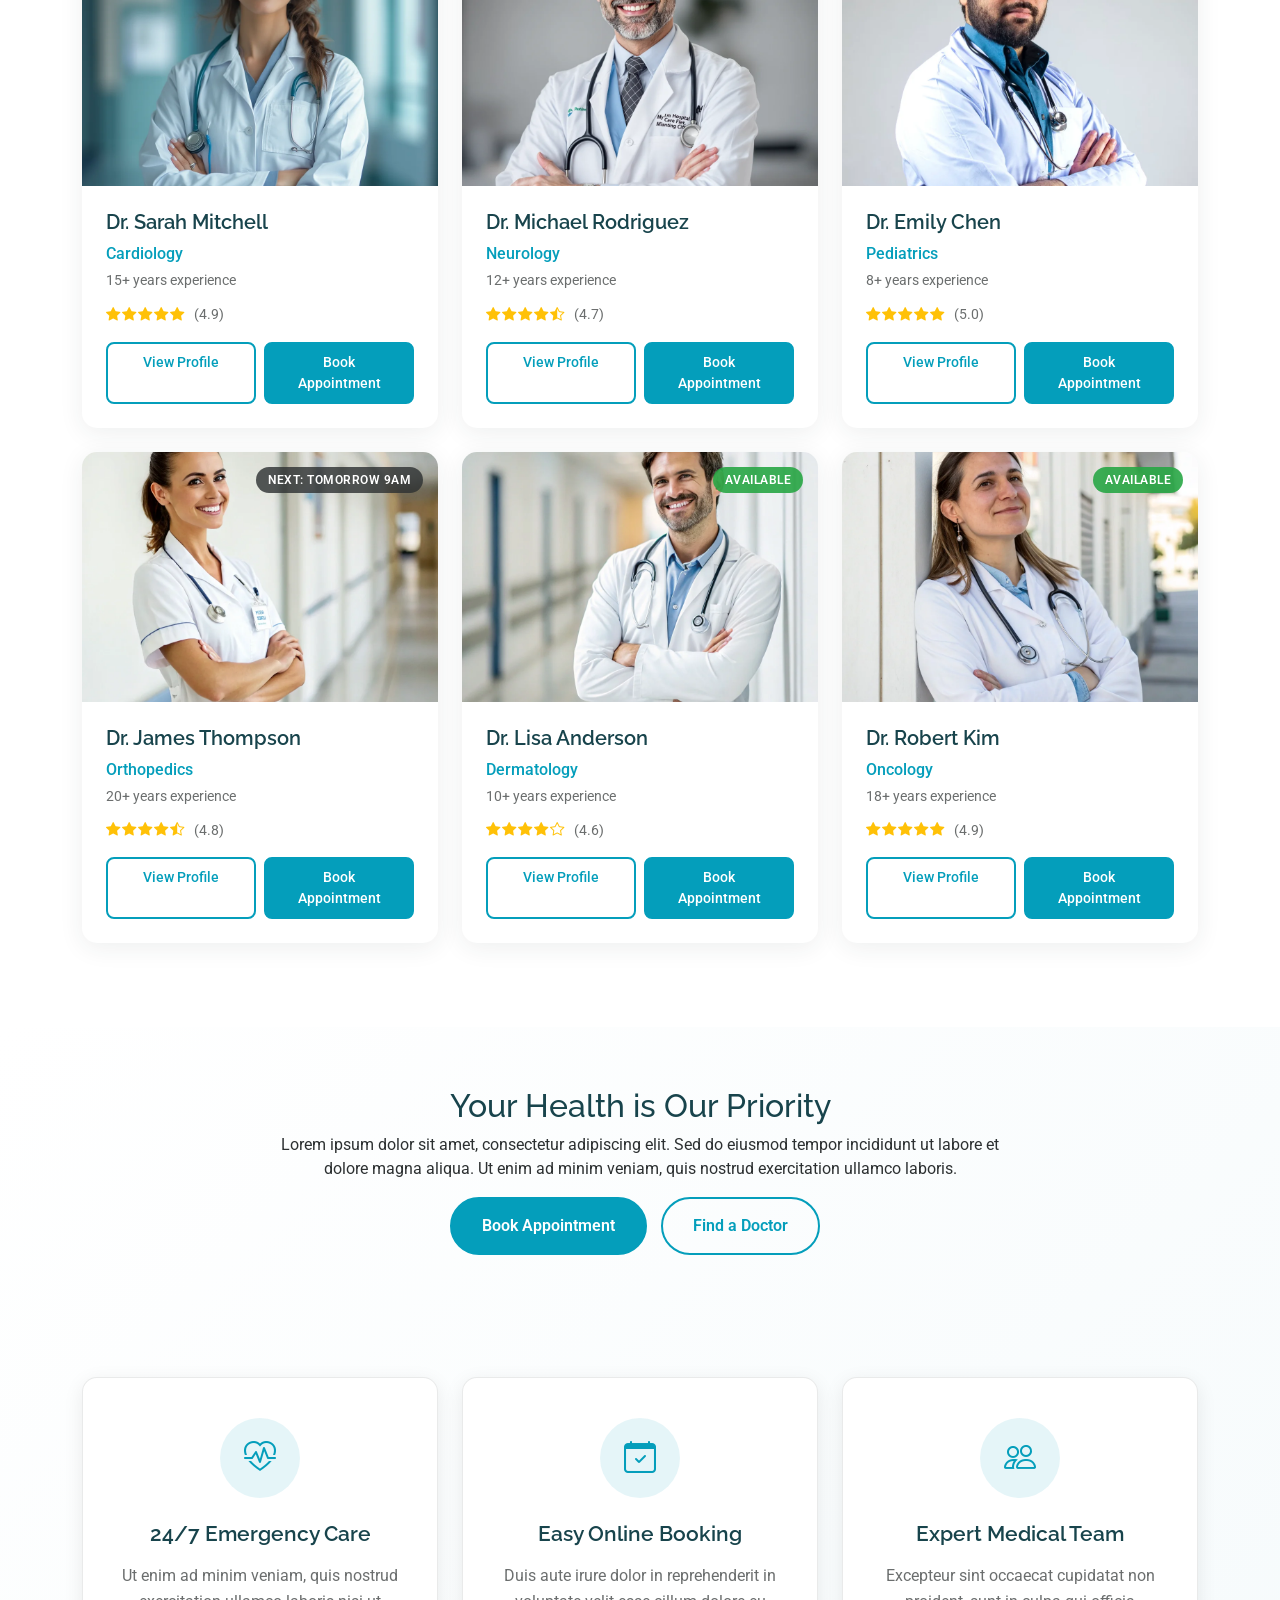
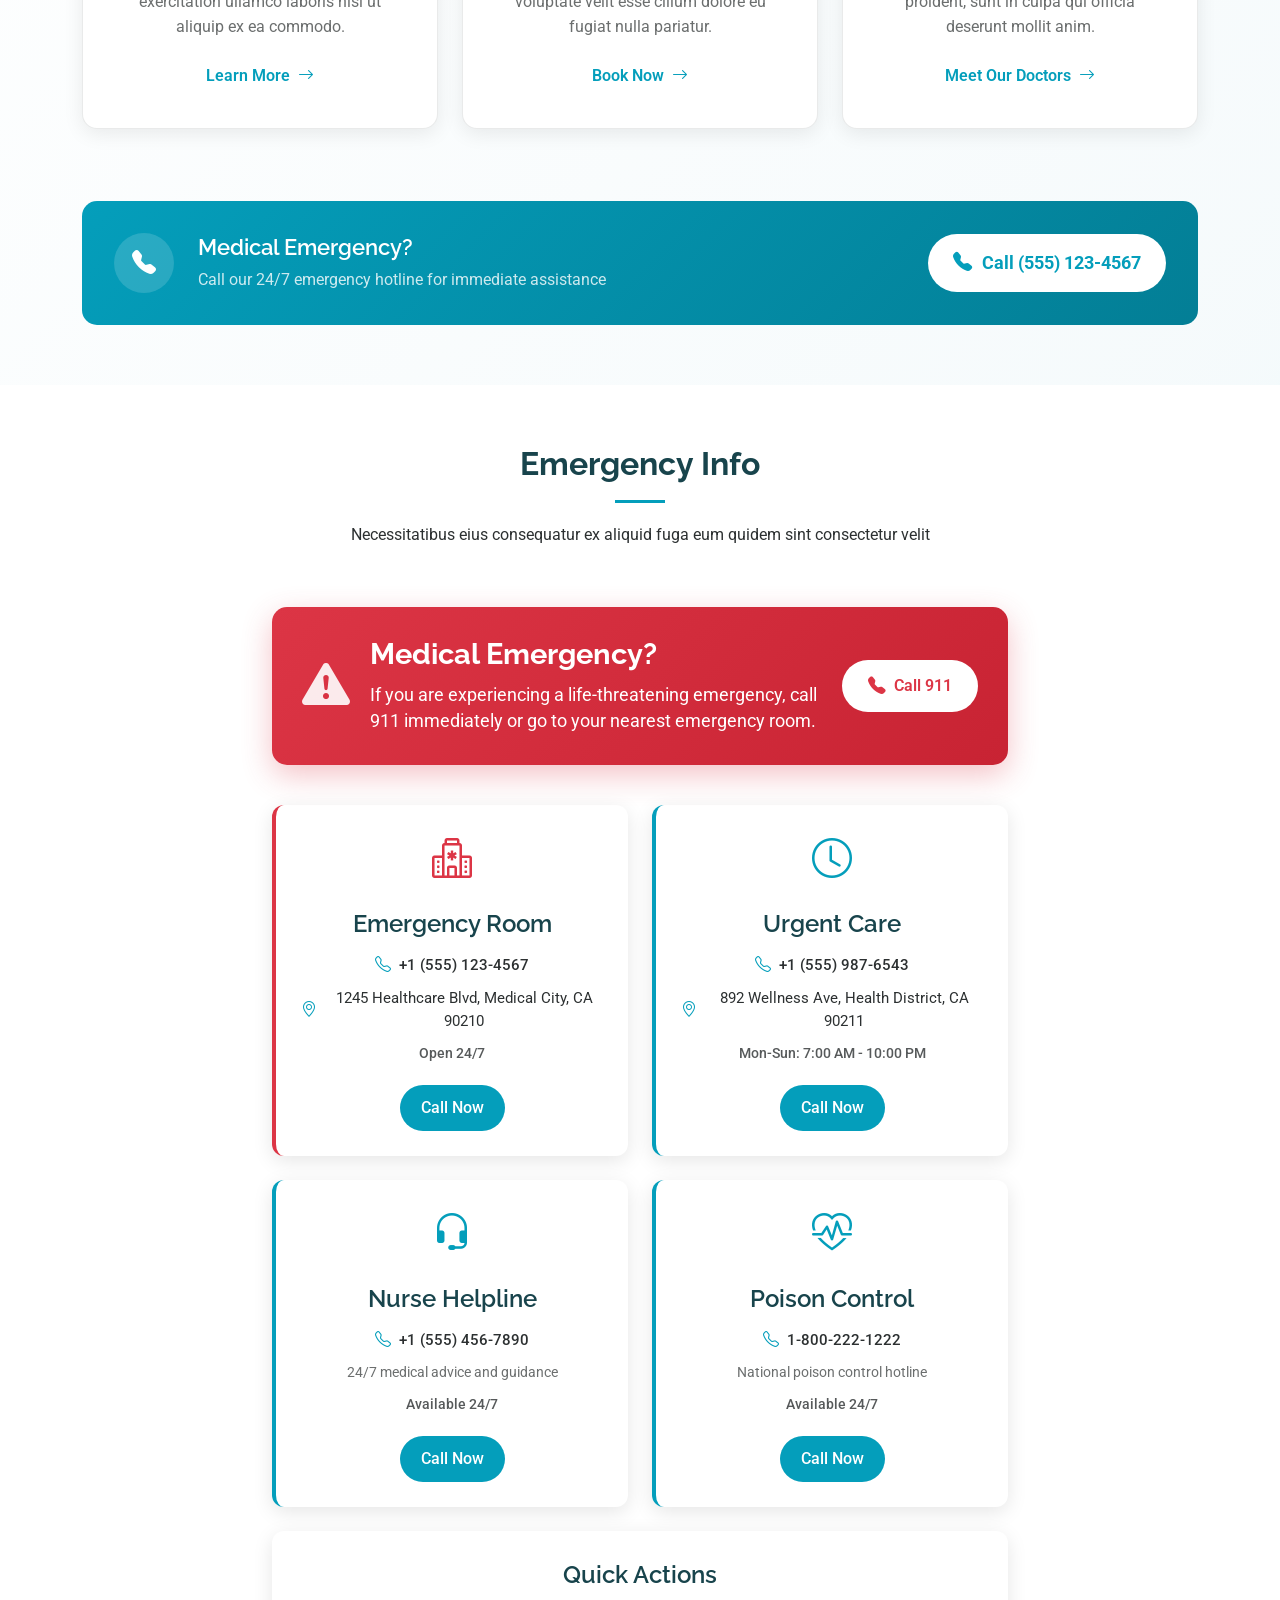
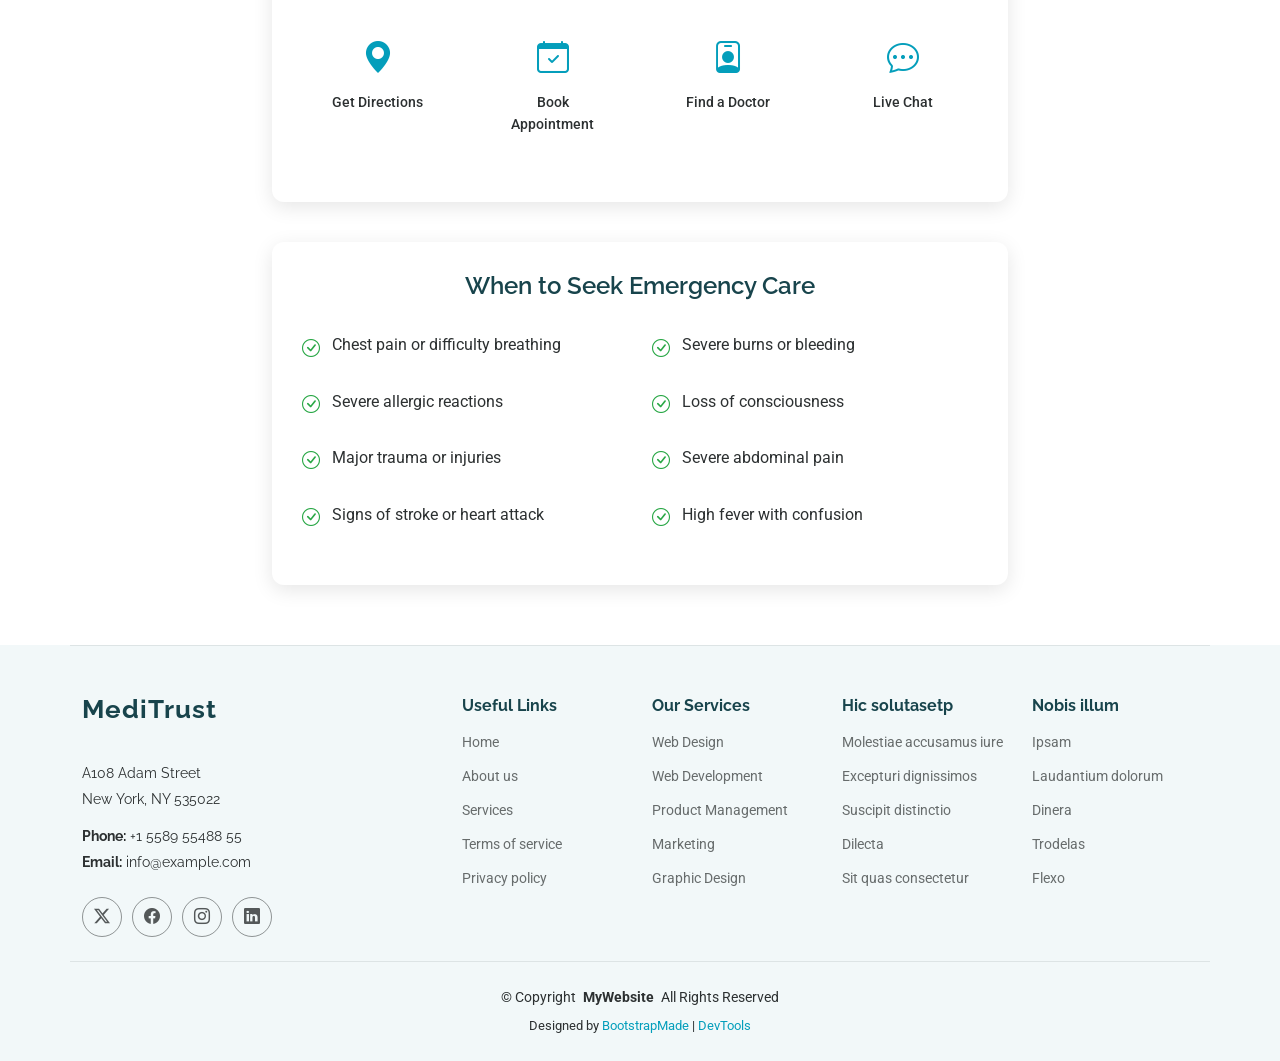
<file: MediTrust/MediTrust/index.html>
<!DOCTYPE html>
<html lang="en">

<head>
  <meta charset="utf-8">
  <meta content="width=device-width, initial-scale=1.0" name="viewport">
  <title>Index - MediTrust Bootstrap Template</title>
  <meta name="description" content="">
  <meta name="keywords" content="">

  <!-- Favicons -->
  <link href="assets/img/favicon.png" rel="icon">
  <link href="assets/img/apple-touch-icon.png" rel="apple-touch-icon">

  <!-- Fonts -->
  <link href="https://fonts.googleapis.com" rel="preconnect">
  <link href="https://fonts.gstatic.com" rel="preconnect" crossorigin>
  <link href="https://fonts.googleapis.com/css2?family=Roboto:ital,wght@0,100;0,300;0,400;0,500;0,700;0,900;1,100;1,300;1,400;1,500;1,700;1,900&family=Lato:ital,wght@0,100;0,300;0,400;0,700;0,900;1,100;1,300;1,400;1,700;1,900&family=Raleway:ital,wght@0,100;0,200;0,300;0,400;0,500;0,600;0,700;0,800;0,900;1,100;1,200;1,300;1,400;1,500;1,600;1,700;1,800;1,900&display=swap" rel="stylesheet">

  <!-- Vendor CSS Files -->
  <link href="assets/vendor/bootstrap/css/bootstrap.min.css" rel="stylesheet">
  <link href="assets/vendor/bootstrap-icons/bootstrap-icons.css" rel="stylesheet">
  <link href="assets/vendor/aos/aos.css" rel="stylesheet">
  <link href="assets/vendor/fontawesome-free/css/all.min.css" rel="stylesheet">
  <link href="assets/vendor/swiper/swiper-bundle.min.css" rel="stylesheet">
  <link href="assets/vendor/glightbox/css/glightbox.min.css" rel="stylesheet">

  <!-- Main CSS File -->
  <link href="assets/css/main.css" rel="stylesheet">

  <!-- =======================================================
  * Template Name: MediTrust
  * Template URL: https://bootstrapmade.com/meditrust-bootstrap-hospital-website-template/
  * Updated: Jul 04 2025 with Bootstrap v5.3.7
  * Author: BootstrapMade.com
  * License: https://bootstrapmade.com/license/
  ======================================================== -->
</head>

<body class="index-page">

  <header id="header" class="header d-flex align-items-center fixed-top">
    <div class="header-container container-fluid container-xl position-relative d-flex align-items-center justify-content-between">

      <a href="index.html" class="logo d-flex align-items-center me-auto me-xl-0">
        <!-- Uncomment the line below if you also wish to use an image logo -->
        <!-- <img src="assets/img/logo.webp" alt=""> -->
        <svg class="my-icon" viewBox="0 0 24 24" fill="none" xmlns="http://www.w3.org/2000/svg">
          <g id="bgCarrier" stroke-width="0"></g>
          <g id="tracerCarrier" stroke-linecap="round" stroke-linejoin="round"></g>
          <g id="iconCarrier">
            <path d="M22 22L2 22" stroke="currentColor" stroke-width="1.5" stroke-linecap="round"></path>
            <path d="M17 22V6C17 4.11438 17 3.17157 16.4142 2.58579C15.8284 2 14.8856 2 13 2H11C9.11438 2 8.17157 2 7.58579 2.58579C7 3.17157 7 4.11438 7 6V22" stroke="currentColor" stroke-width="1.5"></path>
            <path opacity="0.5" d="M21 22V8.5C21 7.09554 21 6.39331 20.6629 5.88886C20.517 5.67048 20.3295 5.48298 20.1111 5.33706C19.6067 5 18.9045 5 17.5 5" stroke="currentColor" stroke-width="1.5"></path>
            <path opacity="0.5" d="M3 22V8.5C3 7.09554 3 6.39331 3.33706 5.88886C3.48298 5.67048 3.67048 5.48298 3.88886 5.33706C4.39331 5 5.09554 5 6.5 5" stroke="currentColor" stroke-width="1.5"></path>
            <path d="M12 22V19" stroke="currentColor" stroke-width="1.5" stroke-linecap="round"></path>
            <path opacity="0.5" d="M10 12H14" stroke="currentColor" stroke-width="1.5" stroke-linecap="round"></path>
            <path opacity="0.5" d="M5.5 11H7" stroke="currentColor" stroke-width="1.5" stroke-linecap="round"></path>
            <path opacity="0.5" d="M5.5 14H7" stroke="currentColor" stroke-width="1.5" stroke-linecap="round"></path>
            <path opacity="0.5" d="M17 11H18.5" stroke="currentColor" stroke-width="1.5" stroke-linecap="round"></path>
            <path opacity="0.5" d="M17 14H18.5" stroke="currentColor" stroke-width="1.5" stroke-linecap="round"></path>
            <path opacity="0.5" d="M5.5 8H7" stroke="currentColor" stroke-width="1.5" stroke-linecap="round"></path>
            <path opacity="0.5" d="M17 8H18.5" stroke="currentColor" stroke-width="1.5" stroke-linecap="round"></path>
            <path opacity="0.5" d="M10 15H14" stroke="currentColor" stroke-width="1.5" stroke-linecap="round"></path>
            <path d="M12 9V5" stroke="currentColor" stroke-width="1.5" stroke-linecap="round" stroke-linejoin="round"></path>
            <path d="M14 7L10 7" stroke="currentColor" stroke-width="1.5" stroke-linecap="round" stroke-linejoin="round"></path>
          </g>
        </svg>

        <h1 class="sitename">MediTrust</h1>
      </a>

      <nav id="navmenu" class="navmenu">
        <ul>
          <li><a href="index.html" class="active">Home</a></li>
          <li><a href="about.html">About</a></li>
          <li><a href="departments.html">Departments</a></li>
          <li><a href="services.html">Services</a></li>
          <li><a href="doctors.html">Doctors</a></li>
          <li class="dropdown"><a href="#"><span>More Pages</span> <i class="bi bi-chevron-down toggle-dropdown"></i></a>
            <ul>
              <li><a href="department-details.html">Department Details</a></li>
              <li><a href="service-details.html">Service Details</a></li>
              <li><a href="appointment.html">Appointment</a></li>
              <li><a href="testimonials.html">Testimonials</a></li>
              <li><a href="faq.html">Frequently Asked Questions</a></li>
              <li><a href="gallery.html">Gallery</a></li>
              <li><a href="terms.html">Terms</a></li>
              <li><a href="privacy.html">Privacy</a></li>
              <li><a href="404.html">404</a></li>
            </ul>
          </li>
          <li class="dropdown"><a href="#"><span>Dropdown</span> <i class="bi bi-chevron-down toggle-dropdown"></i></a>
            <ul>
              <li><a href="#">Dropdown 1</a></li>
              <li class="dropdown"><a href="#"><span>Deep Dropdown</span> <i class="bi bi-chevron-down toggle-dropdown"></i></a>
                <ul>
                  <li><a href="#">Deep Dropdown 1</a></li>
                  <li><a href="#">Deep Dropdown 2</a></li>
                  <li><a href="#">Deep Dropdown 3</a></li>
                  <li><a href="#">Deep Dropdown 4</a></li>
                  <li><a href="#">Deep Dropdown 5</a></li>
                </ul>
              </li>
              <li><a href="#">Dropdown 2</a></li>
              <li><a href="#">Dropdown 3</a></li>
              <li><a href="#">Dropdown 4</a></li>
            </ul>
          </li>
          <li><a href="contact.html">Contact</a></li>
        </ul>
        <i class="mobile-nav-toggle d-xl-none bi bi-list"></i>
      </nav>

      <a class="btn-getstarted" href="appointment.html">Appointment</a>

    </div>
  </header>

  <main class="main">

    <!-- Hero Section -->
    <section id="hero" class="hero section dark-background">
      <div class="container-fluid p-0">
        <div class="hero-wrapper">
          <div class="hero-image">
            <img src="assets/img/health/showcase-1.webp" alt="Advanced Healthcare" class="img-fluid">
          </div>

          <div class="hero-content">
            <div class="container">
              <div class="row">
                <div class="col-lg-7 col-md-10" data-aos="fade-right" data-aos-delay="100">
                  <div class="content-box">
                    <span class="badge-accent" data-aos="fade-up" data-aos-delay="150">Leading Healthcare Specialists</span>
                    <h1 data-aos="fade-up" data-aos-delay="200">Advanced Medical Care for Your Family's Health</h1>
                    <p data-aos="fade-up" data-aos-delay="250">Lorem ipsum dolor sit amet, consectetur adipiscing elit. Ut elit tellus, luctus nec ullamcorper mattis, pulvinar dapibus leo.</p>

                    <div class="cta-group" data-aos="fade-up" data-aos-delay="300">
                      <a href="appointment.html" class="btn btn-primary">Book Appointment</a>
                      <a href="services.html" class="btn btn-outline">Explore Services</a>
                    </div>

                    <div class="info-badges" data-aos="fade-up" data-aos-delay="350">
                      <div class="badge-item">
                        <i class="bi bi-telephone-fill"></i>
                        <div class="badge-content">
                          <span>Emergency Line</span>
                          <strong>+1 (555) 987-6543</strong>
                        </div>
                      </div>
                      <div class="badge-item">
                        <i class="bi bi-clock-fill"></i>
                        <div class="badge-content">
                          <span>Working Hours</span>
                          <strong>Mon-Fri: 8AM-8PM</strong>
                        </div>
                      </div>
                    </div>
                  </div>
                </div>
              </div>

              <div class="features-wrapper">
                <div class="row gy-4">

                  <div class="col-lg-4">
                    <div class="feature-item" data-aos="fade-up" data-aos-delay="450">
                      <div class="feature-icon">
                        <i class="bi bi-heart-pulse-fill"></i>
                      </div>
                      <div class="feature-text">
                        <h3>Cardiology</h3>
                        <p>Lorem ipsum dolor sit amet, consectetur adipiscing elit.</p>
                      </div>
                    </div>
                  </div>

                  <div class="col-lg-4">
                    <div class="feature-item" data-aos="fade-up" data-aos-delay="500">
                      <div class="feature-icon">
                        <i class="bi bi-lungs-fill"></i>
                      </div>
                      <div class="feature-text">
                        <h3>Pulmonology</h3>
                        <p>Lorem ipsum dolor sit amet, consectetur adipiscing elit.</p>
                      </div>
                    </div>
                  </div>

                  <div class="col-lg-4">
                    <div class="feature-item" data-aos="fade-up" data-aos-delay="550">
                      <div class="feature-icon">
                        <i class="bi bi-capsule"></i>
                      </div>
                      <div class="feature-text">
                        <h3>Diagnostics</h3>
                        <p>Lorem ipsum dolor sit amet, consectetur adipiscing elit.</p>
                      </div>
                    </div>
                  </div>

                </div>
              </div>

            </div>
          </div>
        </div>
      </div>
    </section><!-- /Hero Section -->

    <!-- Home About Section -->
    <section id="home-about" class="home-about section">

      <div class="container" data-aos="fade-up" data-aos-delay="100">

        <div class="row gy-5 align-items-center">
          <div class="col-lg-6" data-aos="fade-right" data-aos-delay="200">
            <div class="about-image">
              <img src="assets/img/health/facilities-1.webp" alt="Modern Healthcare Facility" class="img-fluid rounded-3 mb-4">
              <div class="experience-badge">
                <span class="years">25+</span>
                <span class="text">Years of Excellence</span>
              </div>
            </div>
          </div>

          <div class="col-lg-6" data-aos="fade-left" data-aos-delay="300">
            <div class="about-content">
              <h2>Committed to Exceptional Patient Care</h2>
              <p class="lead">Lorem ipsum dolor sit amet, consectetur adipiscing elit. Ut elit tellus, luctus nec ullamcorper mattis, pulvinar dapibus leo.</p>

              <p>Lorem ipsum dolor sit amet, consectetur adipiscing elit. Proin consequat magna eu accumsan mattis. Duis non augue in tortor facilisis tincidunt ac sit amet sapien. Suspendisse id risus non nisi sodales condimentum.</p>

              <div class="row g-4 mt-4">
                <div class="col-md-6" data-aos="fade-up" data-aos-delay="400">
                  <div class="feature-item">
                    <div class="icon">
                      <i class="bi bi-heart-pulse"></i>
                    </div>
                    <h4>Compassionate Care</h4>
                    <p>Lorem ipsum dolor sit amet, consectetur adipiscing elit.</p>
                  </div>
                </div>

                <div class="col-md-6" data-aos="fade-up" data-aos-delay="500">
                  <div class="feature-item">
                    <div class="icon">
                      <i class="bi bi-star"></i>
                    </div>
                    <h4>Medical Excellence</h4>
                    <p>Lorem ipsum dolor sit amet, consectetur adipiscing elit.</p>
                  </div>
                </div>
              </div>

              <div class="cta-wrapper mt-4">
                <a href="about.html" class="btn btn-primary">Learn More About Us</a>
                <a href="#" class="btn btn-outline">Meet Our Team</a>
              </div>
            </div>
          </div>
        </div>

        <div class="row mt-5 pt-4 certifications-row" data-aos="fade-up" data-aos-delay="600">
          <div class="col-12 text-center mb-4">
            <h4 class="certification-title">Our Accreditations</h4>
          </div>
          <div class="col-12">
            <div class="certifications">
              <div class="certification-item" data-aos="zoom-in" data-aos-delay="700">
                <img src="assets/img/clients/clients-1.webp" alt="Certification">
              </div>
              <div class="certification-item" data-aos="zoom-in" data-aos-delay="800">
                <img src="assets/img/clients/clients-2.webp" alt="Certification">
              </div>
              <div class="certification-item" data-aos="zoom-in" data-aos-delay="900">
                <img src="assets/img/clients/clients-3.webp" alt="Certification">
              </div>
              <div class="certification-item" data-aos="zoom-in" data-aos-delay="1000">
                <img src="assets/img/clients/clients-4.webp" alt="Certification">
              </div>
            </div>
          </div>
        </div>

      </div>

    </section><!-- /Home About Section -->

    <!-- Featured Departments Section -->
    <section id="featured-departments" class="featured-departments section">

      <!-- Section Title -->
      <div class="container section-title" data-aos="fade-up">
        <h2>Featured Departments</h2>
        <p>Necessitatibus eius consequatur ex aliquid fuga eum quidem sint consectetur velit</p>
      </div><!-- End Section Title -->

      <div class="container" data-aos="fade-up" data-aos-delay="100">

        <div class="row gy-4">

          <div class="col-lg-4 col-md-6" data-aos="fade-up" data-aos-delay="100">
            <div class="department-card">
              <div class="department-image">
                <img src="assets/img/health/cardiology-3.webp" alt="Cardiology Department" class="img-fluid">
              </div>
              <div class="department-content">
                <div class="department-icon">
                  <i class="fas fa-heartbeat"></i>
                </div>
                <h3>Cardiology</h3>
                <p>Comprehensive cardiovascular care with advanced diagnostic techniques and treatment options for heart conditions, ensuring optimal cardiac health for all patients.</p>
                <a href="department-details.html" class="btn-learn-more">
                  <span>Learn More</span>
                  <i class="fas fa-arrow-right"></i>
                </a>
              </div>
            </div>
          </div><!-- End Department Card -->

          <div class="col-lg-4 col-md-6" data-aos="fade-up" data-aos-delay="200">
            <div class="department-card">
              <div class="department-image">
                <img src="assets/img/health/neurology-2.webp" alt="Neurology Department" class="img-fluid">
              </div>
              <div class="department-content">
                <div class="department-icon">
                  <i class="fas fa-brain"></i>
                </div>
                <h3>Neurology</h3>
                <p>Expert neurological care specializing in brain and nervous system disorders, providing cutting-edge treatments and compassionate support for neurological conditions.</p>
                <a href="department-details.html" class="btn-learn-more">
                  <span>Learn More</span>
                  <i class="fas fa-arrow-right"></i>
                </a>
              </div>
            </div>
          </div><!-- End Department Card -->

          <div class="col-lg-4 col-md-6" data-aos="fade-up" data-aos-delay="300">
            <div class="department-card">
              <div class="department-image">
                <img src="assets/img/health/orthopedics-4.webp" alt="Orthopedics Department" class="img-fluid">
              </div>
              <div class="department-content">
                <div class="department-icon">
                  <i class="fas fa-bone"></i>
                </div>
                <h3>Orthopedics</h3>
                <p>Advanced musculoskeletal care focusing on bones, joints, and muscles with innovative surgical and non-surgical treatment approaches for mobility restoration.</p>
                <a href="department-details.html" class="btn-learn-more">
                  <span>Learn More</span>
                  <i class="fas fa-arrow-right"></i>
                </a>
              </div>
            </div>
          </div><!-- End Department Card -->

          <div class="col-lg-4 col-md-6" data-aos="fade-up" data-aos-delay="100">
            <div class="department-card">
              <div class="department-image">
                <img src="assets/img/health/pediatrics-3.webp" alt="Pediatrics Department" class="img-fluid">
              </div>
              <div class="department-content">
                <div class="department-icon">
                  <i class="fas fa-baby"></i>
                </div>
                <h3>Pediatrics</h3>
                <p>Specialized healthcare for children from infancy through adolescence, offering comprehensive medical care in a child-friendly environment with experienced pediatric specialists.</p>
                <a href="department-details.html" class="btn-learn-more">
                  <span>Learn More</span>
                  <i class="fas fa-arrow-right"></i>
                </a>
              </div>
            </div>
          </div><!-- End Department Card -->

          <div class="col-lg-4 col-md-6" data-aos="fade-up" data-aos-delay="200">
            <div class="department-card">
              <div class="department-image">
                <img src="assets/img/health/oncology-4.webp" alt="Oncology Department" class="img-fluid">
              </div>
              <div class="department-content">
                <div class="department-icon">
                  <i class="fas fa-shield-alt"></i>
                </div>
                <h3>Oncology</h3>
                <p>Comprehensive cancer care with multidisciplinary approach, offering advanced treatment options, clinical trials, and compassionate support throughout the cancer journey.</p>
                <a href="department-details.html" class="btn-learn-more">
                  <span>Learn More</span>
                  <i class="fas fa-arrow-right"></i>
                </a>
              </div>
            </div>
          </div><!-- End Department Card -->

          <div class="col-lg-4 col-md-6" data-aos="fade-up" data-aos-delay="300">
            <div class="department-card">
              <div class="department-image">
                <img src="assets/img/health/emergency-2.webp" alt="Emergency Department" class="img-fluid">
              </div>
              <div class="department-content">
                <div class="department-icon">
                  <i class="fas fa-ambulance"></i>
                </div>
                <h3>Emergency Care</h3>
                <p>Round-the-clock emergency medical services with rapid response capabilities, state-of-the-art equipment, and experienced emergency physicians for critical care.</p>
                <a href="department-details.html" class="btn-learn-more">
                  <span>Learn More</span>
                  <i class="fas fa-arrow-right"></i>
                </a>
              </div>
            </div>
          </div><!-- End Department Card -->

        </div>

      </div>

    </section><!-- /Featured Departments Section -->

    <!-- Featured Services Section -->
    <section id="featured-services" class="featured-services section light-background">

      <!-- Section Title -->
      <div class="container section-title" data-aos="fade-up">
        <h2>Featured Services</h2>
        <p>Necessitatibus eius consequatur ex aliquid fuga eum quidem sint consectetur velit</p>
      </div><!-- End Section Title -->

      <div class="container" data-aos="fade-up" data-aos-delay="100">

        <div class="row gy-4">

          <div class="col-lg-6" data-aos="fade-up" data-aos-delay="200">
            <div class="service-card">
              <div class="service-icon">
                <i class="fas fa-heartbeat"></i>
              </div>
              <div class="service-content">
                <h3>Cardiology Excellence</h3>
                <p>Lorem ipsum dolor sit amet, consectetur adipiscing elit. Sed do eiusmod tempor incididunt ut labore et dolore magna aliqua. Ut enim ad minim veniam, quis nostrud exercitation.</p>
                <ul class="service-features">
                  <li><i class="fas fa-check-circle"></i>Advanced Heart Surgery</li>
                  <li><i class="fas fa-check-circle"></i>24/7 Emergency Care</li>
                  <li><i class="fas fa-check-circle"></i>Preventive Screenings</li>
                </ul>
                <a href="services.html" class="service-btn">
                  Learn More
                  <i class="fas fa-arrow-right"></i>
                </a>
              </div>
            </div>
          </div><!-- End Service Card -->

          <div class="col-lg-6" data-aos="fade-up" data-aos-delay="300">
            <div class="service-card">
              <div class="service-icon">
                <i class="fas fa-brain"></i>
              </div>
              <div class="service-content">
                <h3>Neurology &amp; Brain Health</h3>
                <p>Ut enim ad minim veniam, quis nostrud exercitation ullamco laboris nisi ut aliquip ex ea commodo consequat. Duis aute irure dolor in reprehenderit in voluptate velit esse.</p>
                <ul class="service-features">
                  <li><i class="fas fa-check-circle"></i>Brain Imaging &amp; Diagnostics</li>
                  <li><i class="fas fa-check-circle"></i>Stroke Treatment Center</li>
                  <li><i class="fas fa-check-circle"></i>Neurological Rehabilitation</li>
                </ul>
                <a href="services.html" class="service-btn">
                  Learn More
                  <i class="fas fa-arrow-right"></i>
                </a>
              </div>
            </div>
          </div><!-- End Service Card -->

          <div class="col-lg-6" data-aos="fade-up" data-aos-delay="400">
            <div class="service-card">
              <div class="service-icon">
                <i class="fas fa-bone"></i>
              </div>
              <div class="service-content">
                <h3>Orthopedic Surgery</h3>
                <p>Excepteur sint occaecat cupidatat non proident, sunt in culpa qui officia deserunt mollit anim id est laborum. Sed ut perspiciatis unde omnis iste natus error.</p>
                <ul class="service-features">
                  <li><i class="fas fa-check-circle"></i>Joint Replacement Surgery</li>
                  <li><i class="fas fa-check-circle"></i>Sports Medicine</li>
                  <li><i class="fas fa-check-circle"></i>Minimally Invasive Procedures</li>
                </ul>
                <a href="services.html" class="service-btn">
                  Learn More
                  <i class="fas fa-arrow-right"></i>
                </a>
              </div>
            </div>
          </div><!-- End Service Card -->

          <div class="col-lg-6" data-aos="fade-up" data-aos-delay="500">
            <div class="service-card">
              <div class="service-icon">
                <i class="fas fa-ambulance"></i>
              </div>
              <div class="service-content">
                <h3>Emergency &amp; Trauma Care</h3>
                <p>Nemo enim ipsam voluptatem quia voluptas sit aspernatur aut odit aut fugit, sed quia consequuntur magni dolores eos qui ratione voluptatem sequi nesciunt.</p>
                <ul class="service-features">
                  <li><i class="fas fa-check-circle"></i>24/7 Emergency Department</li>
                  <li><i class="fas fa-check-circle"></i>Level 1 Trauma Center</li>
                  <li><i class="fas fa-check-circle"></i>Critical Care Units</li>
                </ul>
                <a href="services.html" class="service-btn">
                  Learn More
                  <i class="fas fa-arrow-right"></i>
                </a>
              </div>
            </div>
          </div><!-- End Service Card -->

        </div>

      </div>

    </section><!-- /Featured Services Section -->

    <!-- Find A Doctor Section -->
    <section id="find-a-doctor" class="find-a-doctor section">

      <!-- Section Title -->
      <div class="container section-title" data-aos="fade-up">
        <h2>Find A Doctor</h2>
        <p>Necessitatibus eius consequatur ex aliquid fuga eum quidem sint consectetur velit</p>
      </div><!-- End Section Title -->

      <div class="container" data-aos="fade-up" data-aos-delay="100">

        <div class="row justify-content-center" data-aos="fade-up" data-aos-delay="200">
          <div class="col-lg-12">
            <div class="search-container">
              <form class="search-form" action="forms/doctor-search.php" method="get">
                <div class="row g-3">
                  <div class="col-md-4">
                    <input type="text" class="form-control" name="doctor_name" placeholder="Doctor name or keyword">
                  </div>
                  <div class="col-md-4">
                    <select class="form-select" name="specialty" id="specialty-select">
                      <option value="">Select Specialty</option>
                      <option value="cardiology">Cardiology</option>
                      <option value="neurology">Neurology</option>
                      <option value="orthopedics">Orthopedics</option>
                      <option value="pediatrics">Pediatrics</option>
                      <option value="dermatology">Dermatology</option>
                      <option value="oncology">Oncology</option>
                      <option value="surgery">Surgery</option>
                      <option value="emergency">Emergency Medicine</option>
                    </select>
                  </div>
                  <div class="col-md-4">
                    <button type="submit" class="btn btn-primary w-100">
                      <i class="bi bi-search me-2"></i>Search Doctor
                    </button>
                  </div>
                </div>
              </form>
            </div>
          </div>
        </div>

        <div class="row" data-aos="fade-up" data-aos-delay="400">
          <div class="col-lg-4 col-md-6 mb-4">
            <div class="doctor-card">
              <div class="doctor-image">
                <img src="assets/img/health/staff-3.webp" alt="Dr. Sarah Mitchell" class="img-fluid">
                <div class="availability-badge online">Available</div>
              </div>
              <div class="doctor-info">
                <h5>Dr. Sarah Mitchell</h5>
                <p class="specialty">Cardiology</p>
                <p class="experience">15+ years experience</p>
                <div class="rating">
                  <i class="bi bi-star-fill"></i>
                  <i class="bi bi-star-fill"></i>
                  <i class="bi bi-star-fill"></i>
                  <i class="bi bi-star-fill"></i>
                  <i class="bi bi-star-fill"></i>
                  <span class="rating-text">(4.9)</span>
                </div>
                <div class="appointment-actions">
                  <a href="#" class="btn btn-outline-primary btn-sm">View Profile</a>
                  <a href="#" class="btn btn-primary btn-sm">Book Appointment</a>
                </div>
              </div>
            </div>
          </div><!-- End Doctor Card -->

          <div class="col-lg-4 col-md-6 mb-4">
            <div class="doctor-card">
              <div class="doctor-image">
                <img src="assets/img/health/staff-7.webp" alt="Dr. Michael Rodriguez" class="img-fluid">
                <div class="availability-badge busy">In Surgery</div>
              </div>
              <div class="doctor-info">
                <h5>Dr. Michael Rodriguez</h5>
                <p class="specialty">Neurology</p>
                <p class="experience">12+ years experience</p>
                <div class="rating">
                  <i class="bi bi-star-fill"></i>
                  <i class="bi bi-star-fill"></i>
                  <i class="bi bi-star-fill"></i>
                  <i class="bi bi-star-fill"></i>
                  <i class="bi bi-star-half"></i>
                  <span class="rating-text">(4.7)</span>
                </div>
                <div class="appointment-actions">
                  <a href="#" class="btn btn-outline-primary btn-sm">View Profile</a>
                  <a href="#" class="btn btn-primary btn-sm">Book Appointment</a>
                </div>
              </div>
            </div>
          </div><!-- End Doctor Card -->

          <div class="col-lg-4 col-md-6 mb-4">
            <div class="doctor-card">
              <div class="doctor-image">
                <img src="assets/img/health/staff-1.webp" alt="Dr. Emily Chen" class="img-fluid">
                <div class="availability-badge online">Available</div>
              </div>
              <div class="doctor-info">
                <h5>Dr. Emily Chen</h5>
                <p class="specialty">Pediatrics</p>
                <p class="experience">8+ years experience</p>
                <div class="rating">
                  <i class="bi bi-star-fill"></i>
                  <i class="bi bi-star-fill"></i>
                  <i class="bi bi-star-fill"></i>
                  <i class="bi bi-star-fill"></i>
                  <i class="bi bi-star-fill"></i>
                  <span class="rating-text">(5.0)</span>
                </div>
                <div class="appointment-actions">
                  <a href="#" class="btn btn-outline-primary btn-sm">View Profile</a>
                  <a href="#" class="btn btn-primary btn-sm">Book Appointment</a>
                </div>
              </div>
            </div>
          </div><!-- End Doctor Card -->

          <div class="col-lg-4 col-md-6 mb-4">
            <div class="doctor-card">
              <div class="doctor-image">
                <img src="assets/img/health/staff-9.webp" alt="Dr. James Thompson" class="img-fluid">
                <div class="availability-badge offline">Next: Tomorrow 9AM</div>
              </div>
              <div class="doctor-info">
                <h5>Dr. James Thompson</h5>
                <p class="specialty">Orthopedics</p>
                <p class="experience">20+ years experience</p>
                <div class="rating">
                  <i class="bi bi-star-fill"></i>
                  <i class="bi bi-star-fill"></i>
                  <i class="bi bi-star-fill"></i>
                  <i class="bi bi-star-fill"></i>
                  <i class="bi bi-star-half"></i>
                  <span class="rating-text">(4.8)</span>
                </div>
                <div class="appointment-actions">
                  <a href="#" class="btn btn-outline-primary btn-sm">View Profile</a>
                  <a href="#" class="btn btn-primary btn-sm">Book Appointment</a>
                </div>
              </div>
            </div>
          </div><!-- End Doctor Card -->

          <div class="col-lg-4 col-md-6 mb-4">
            <div class="doctor-card">
              <div class="doctor-image">
                <img src="assets/img/health/staff-5.webp" alt="Dr. Lisa Anderson" class="img-fluid">
                <div class="availability-badge online">Available</div>
              </div>
              <div class="doctor-info">
                <h5>Dr. Lisa Anderson</h5>
                <p class="specialty">Dermatology</p>
                <p class="experience">10+ years experience</p>
                <div class="rating">
                  <i class="bi bi-star-fill"></i>
                  <i class="bi bi-star-fill"></i>
                  <i class="bi bi-star-fill"></i>
                  <i class="bi bi-star-fill"></i>
                  <i class="bi bi-star"></i>
                  <span class="rating-text">(4.6)</span>
                </div>
                <div class="appointment-actions">
                  <a href="#" class="btn btn-outline-primary btn-sm">View Profile</a>
                  <a href="#" class="btn btn-primary btn-sm">Book Appointment</a>
                </div>
              </div>
            </div>
          </div><!-- End Doctor Card -->

          <div class="col-lg-4 col-md-6 mb-4">
            <div class="doctor-card">
              <div class="doctor-image">
                <img src="assets/img/health/staff-12.webp" alt="Dr. Robert Kim" class="img-fluid">
                <div class="availability-badge online">Available</div>
              </div>
              <div class="doctor-info">
                <h5>Dr. Robert Kim</h5>
                <p class="specialty">Oncology</p>
                <p class="experience">18+ years experience</p>
                <div class="rating">
                  <i class="bi bi-star-fill"></i>
                  <i class="bi bi-star-fill"></i>
                  <i class="bi bi-star-fill"></i>
                  <i class="bi bi-star-fill"></i>
                  <i class="bi bi-star-fill"></i>
                  <span class="rating-text">(4.9)</span>
                </div>
                <div class="appointment-actions">
                  <a href="#" class="btn btn-outline-primary btn-sm">View Profile</a>
                  <a href="#" class="btn btn-primary btn-sm">Book Appointment</a>
                </div>
              </div>
            </div>
          </div><!-- End Doctor Card -->

        </div>

      </div>

    </section><!-- /Find A Doctor Section -->

    <!-- Call To Action Section -->
    <section id="call-to-action" class="call-to-action section">

      <div class="container" data-aos="fade-up" data-aos-delay="100">

        <div class="row justify-content-center">
          <div class="col-lg-8 text-center">
            <h2 data-aos="fade-up" data-aos-delay="200">Your Health is Our Priority</h2>
            <p data-aos="fade-up" data-aos-delay="250">Lorem ipsum dolor sit amet, consectetur adipiscing elit. Sed do eiusmod tempor incididunt ut labore et dolore magna aliqua. Ut enim ad minim veniam, quis nostrud exercitation ullamco laboris.</p>

            <div class="cta-buttons" data-aos="fade-up" data-aos-delay="300">
              <a href="appointment.html" class="btn-primary">Book Appointment</a>
              <a href="doctors.html" class="btn-secondary">Find a Doctor</a>
            </div>
          </div>
        </div>

        <div class="row features-row" data-aos="fade-up" data-aos-delay="400">

          <div class="col-lg-4 col-md-6 mb-4">
            <div class="feature-card">
              <div class="icon-wrapper">
                <i class="bi bi-heart-pulse"></i>
              </div>
              <h5>24/7 Emergency Care</h5>
              <p>Ut enim ad minim veniam, quis nostrud exercitation ullamco laboris nisi ut aliquip ex ea commodo.</p>
              <a href="#" class="feature-link">
                <span>Learn More</span>
                <i class="bi bi-arrow-right"></i>
              </a>
            </div>
          </div>

          <div class="col-lg-4 col-md-6 mb-4">
            <div class="feature-card">
              <div class="icon-wrapper">
                <i class="bi bi-calendar-check"></i>
              </div>
              <h5>Easy Online Booking</h5>
              <p>Duis aute irure dolor in reprehenderit in voluptate velit esse cillum dolore eu fugiat nulla pariatur.</p>
              <a href="#" class="feature-link">
                <span>Book Now</span>
                <i class="bi bi-arrow-right"></i>
              </a>
            </div>
          </div>

          <div class="col-lg-4 col-md-6 mb-4">
            <div class="feature-card">
              <div class="icon-wrapper">
                <i class="bi bi-people"></i>
              </div>
              <h5>Expert Medical Team</h5>
              <p>Excepteur sint occaecat cupidatat non proident, sunt in culpa qui officia deserunt mollit anim.</p>
              <a href="#" class="feature-link">
                <span>Meet Our Doctors</span>
                <i class="bi bi-arrow-right"></i>
              </a>
            </div>
          </div>

        </div>

        <div class="emergency-alert" data-aos="zoom-in" data-aos-delay="500">
          <div class="row align-items-center">
            <div class="col-lg-8">
              <div class="emergency-content">
                <div class="emergency-icon">
                  <i class="bi bi-telephone-fill"></i>
                </div>
                <div class="emergency-text">
                  <h4>Medical Emergency?</h4>
                  <p>Call our 24/7 emergency hotline for immediate assistance</p>
                </div>
              </div>
            </div>
            <div class="col-lg-4 text-end">
              <a href="tel:911" class="emergency-btn">
                <i class="bi bi-telephone-fill"></i>
                Call (555) 123-4567
              </a>
            </div>
          </div>
        </div>

      </div>

    </section><!-- /Call To Action Section -->

    <!-- Emergency Info Section -->
    <section id="emergency-info" class="emergency-info section">
      <!-- Section Title -->
      <div class="container section-title" data-aos="fade-up">
        <h2>Emergency Info</h2>
        <p>Necessitatibus eius consequatur ex aliquid fuga eum quidem sint consectetur velit</p>
      </div><!-- End Section Title -->

      <div class="container" data-aos="fade-up" data-aos-delay="100">

        <div class="row">
          <div class="col-lg-8 col-md-10 mx-auto">

            <!-- Emergency Alert Banner -->
            <div class="emergency-alert" data-aos="zoom-in" data-aos-delay="100">
              <div class="alert-icon">
                <i class="bi bi-exclamation-triangle-fill"></i>
              </div>
              <div class="alert-content">
                <h3>Medical Emergency?</h3>
                <p>If you are experiencing a life-threatening emergency, call 911 immediately or go to your nearest emergency room.</p>
              </div>
              <div class="alert-action">
                <a href="tel:911" class="btn btn-emergency">
                  <i class="bi bi-telephone-fill"></i>
                  Call 911
                </a>
              </div>
            </div><!-- End Emergency Alert -->

            <!-- Emergency Contact Grid -->
            <div class="row emergency-contacts" data-aos="fade-up" data-aos-delay="200">

              <div class="col-md-6 mb-4">
                <div class="contact-card urgent">
                  <div class="card-icon">
                    <i class="bi bi-hospital"></i>
                  </div>
                  <div class="card-content">
                    <h4>Emergency Room</h4>
                    <p class="contact-info">
                      <i class="bi bi-telephone"></i>
                      <span>+1 (555) 123-4567</span>
                    </p>
                    <p class="address">
                      <i class="bi bi-geo-alt"></i>
                      1245 Healthcare Blvd, Medical City, CA 90210
                    </p>
                    <p class="hours">Open 24/7</p>
                  </div>
                  <div class="card-action">
                    <a href="tel:+15551234567" class="btn btn-contact">Call Now</a>
                  </div>
                </div>
              </div><!-- End Emergency Room Card -->

              <div class="col-md-6 mb-4">
                <div class="contact-card">
                  <div class="card-icon">
                    <i class="bi bi-clock"></i>
                  </div>
                  <div class="card-content">
                    <h4>Urgent Care</h4>
                    <p class="contact-info">
                      <i class="bi bi-telephone"></i>
                      <span>+1 (555) 987-6543</span>
                    </p>
                    <p class="address">
                      <i class="bi bi-geo-alt"></i>
                      892 Wellness Ave, Health District, CA 90211
                    </p>
                    <p class="hours">Mon-Sun: 7:00 AM - 10:00 PM</p>
                  </div>
                  <div class="card-action">
                    <a href="tel:+15559876543" class="btn btn-contact">Call Now</a>
                  </div>
                </div>
              </div><!-- End Urgent Care Card -->

              <div class="col-md-6 mb-4">
                <div class="contact-card">
                  <div class="card-icon">
                    <i class="bi bi-headset"></i>
                  </div>
                  <div class="card-content">
                    <h4>Nurse Helpline</h4>
                    <p class="contact-info">
                      <i class="bi bi-telephone"></i>
                      <span>+1 (555) 456-7890</span>
                    </p>
                    <p class="description">24/7 medical advice and guidance</p>
                    <p class="hours">Available 24/7</p>
                  </div>
                  <div class="card-action">
                    <a href="tel:+15554567890" class="btn btn-contact">Call Now</a>
                  </div>
                </div>
              </div><!-- End Nurse Helpline Card -->

              <div class="col-md-6 mb-4">
                <div class="contact-card">
                  <div class="card-icon">
                    <i class="bi bi-heart-pulse"></i>
                  </div>
                  <div class="card-content">
                    <h4>Poison Control</h4>
                    <p class="contact-info">
                      <i class="bi bi-telephone"></i>
                      <span>1-800-222-1222</span>
                    </p>
                    <p class="description">National poison control hotline</p>
                    <p class="hours">Available 24/7</p>
                  </div>
                  <div class="card-action">
                    <a href="tel:18002221222" class="btn btn-contact">Call Now</a>
                  </div>
                </div>
              </div><!-- End Poison Control Card -->

            </div><!-- End Emergency Contacts -->

            <!-- Quick Actions -->
            <div class="quick-actions" data-aos="fade-up" data-aos-delay="300">
              <h4>Quick Actions</h4>
              <div class="row">
                <div class="col-sm-6 col-lg-3">
                  <a href="#" class="action-link">
                    <i class="bi bi-geo-alt-fill"></i>
                    <span>Get Directions</span>
                  </a>
                </div>
                <div class="col-sm-6 col-lg-3">
                  <a href="#" class="action-link">
                    <i class="bi bi-calendar-check"></i>
                    <span>Book Appointment</span>
                  </a>
                </div>
                <div class="col-sm-6 col-lg-3">
                  <a href="#" class="action-link">
                    <i class="bi bi-person-badge"></i>
                    <span>Find a Doctor</span>
                  </a>
                </div>
                <div class="col-sm-6 col-lg-3">
                  <a href="#" class="action-link">
                    <i class="bi bi-chat-dots"></i>
                    <span>Live Chat</span>
                  </a>
                </div>
              </div>
            </div><!-- End Quick Actions -->

            <!-- Emergency Preparation Tips -->
            <div class="emergency-tips" data-aos="fade-up" data-aos-delay="400">
              <h4>When to Seek Emergency Care</h4>
              <div class="row">
                <div class="col-md-6">
                  <ul class="emergency-list">
                    <li><i class="bi bi-check-circle"></i> Chest pain or difficulty breathing</li>
                    <li><i class="bi bi-check-circle"></i> Severe allergic reactions</li>
                    <li><i class="bi bi-check-circle"></i> Major trauma or injuries</li>
                    <li><i class="bi bi-check-circle"></i> Signs of stroke or heart attack</li>
                  </ul>
                </div>
                <div class="col-md-6">
                  <ul class="emergency-list">
                    <li><i class="bi bi-check-circle"></i> Severe burns or bleeding</li>
                    <li><i class="bi bi-check-circle"></i> Loss of consciousness</li>
                    <li><i class="bi bi-check-circle"></i> Severe abdominal pain</li>
                    <li><i class="bi bi-check-circle"></i> High fever with confusion</li>
                  </ul>
                </div>
              </div>
            </div><!-- End Emergency Tips -->

          </div>
        </div>

      </div>

    </section><!-- /Emergency Info Section -->

  </main>

  <footer id="footer" class="footer position-relative light-background">

    <div class="container footer-top">
      <div class="row gy-4">
        <div class="col-lg-4 col-md-6 footer-about">
          <a href="index.html" class="logo d-flex align-items-center">
            <span class="sitename">MediTrust</span>
          </a>
          <div class="footer-contact pt-3">
            <p>A108 Adam Street</p>
            <p>New York, NY 535022</p>
            <p class="mt-3"><strong>Phone:</strong> <span>+1 5589 55488 55</span></p>
            <p><strong>Email:</strong> <span>info@example.com</span></p>
          </div>
          <div class="social-links d-flex mt-4">
            <a href=""><i class="bi bi-twitter-x"></i></a>
            <a href=""><i class="bi bi-facebook"></i></a>
            <a href=""><i class="bi bi-instagram"></i></a>
            <a href=""><i class="bi bi-linkedin"></i></a>
          </div>
        </div>

        <div class="col-lg-2 col-md-3 footer-links">
          <h4>Useful Links</h4>
          <ul>
            <li><a href="#">Home</a></li>
            <li><a href="#">About us</a></li>
            <li><a href="#">Services</a></li>
            <li><a href="#">Terms of service</a></li>
            <li><a href="#">Privacy policy</a></li>
          </ul>
        </div>

        <div class="col-lg-2 col-md-3 footer-links">
          <h4>Our Services</h4>
          <ul>
            <li><a href="#">Web Design</a></li>
            <li><a href="#">Web Development</a></li>
            <li><a href="#">Product Management</a></li>
            <li><a href="#">Marketing</a></li>
            <li><a href="#">Graphic Design</a></li>
          </ul>
        </div>

        <div class="col-lg-2 col-md-3 footer-links">
          <h4>Hic solutasetp</h4>
          <ul>
            <li><a href="#">Molestiae accusamus iure</a></li>
            <li><a href="#">Excepturi dignissimos</a></li>
            <li><a href="#">Suscipit distinctio</a></li>
            <li><a href="#">Dilecta</a></li>
            <li><a href="#">Sit quas consectetur</a></li>
          </ul>
        </div>

        <div class="col-lg-2 col-md-3 footer-links">
          <h4>Nobis illum</h4>
          <ul>
            <li><a href="#">Ipsam</a></li>
            <li><a href="#">Laudantium dolorum</a></li>
            <li><a href="#">Dinera</a></li>
            <li><a href="#">Trodelas</a></li>
            <li><a href="#">Flexo</a></li>
          </ul>
        </div>

      </div>
    </div>

    <div class="container copyright text-center mt-4">
      <p>© <span>Copyright</span> <strong class="px-1 sitename">MyWebsite</strong> <span>All Rights Reserved</span></p>
      <div class="credits">
        <!-- All the links in the footer should remain intact. -->
        <!-- You can delete the links only if you've purchased the pro version. -->
        <!-- Licensing information: https://bootstrapmade.com/license/ -->
        <!-- Purchase the pro version with working PHP/AJAX contact form: [buy-url] -->
        Designed by <a href="https://bootstrapmade.com/">BootstrapMade</a> | <a href="https://bootstrapmade.com/tools/">DevTools</a>
      </div>
    </div>

  </footer>

  <!-- Scroll Top -->
  <a href="#" id="scroll-top" class="scroll-top d-flex align-items-center justify-content-center"><i class="bi bi-arrow-up-short"></i></a>

  <!-- Preloader -->
  <div id="preloader"></div>

  <!-- Vendor JS Files -->
  <script src="assets/vendor/bootstrap/js/bootstrap.bundle.min.js"></script>
  <script src="assets/vendor/php-email-form/validate.js"></script>
  <script src="assets/vendor/aos/aos.js"></script>
  <script src="assets/vendor/purecounter/purecounter_vanilla.js"></script>
  <script src="assets/vendor/swiper/swiper-bundle.min.js"></script>
  <script src="assets/vendor/imagesloaded/imagesloaded.pkgd.min.js"></script>
  <script src="assets/vendor/isotope-layout/isotope.pkgd.min.js"></script>
  <script src="assets/vendor/glightbox/js/glightbox.min.js"></script>

  <!-- Main JS File -->
  <script src="assets/js/main.js"></script>

</body>

</html>
</file>
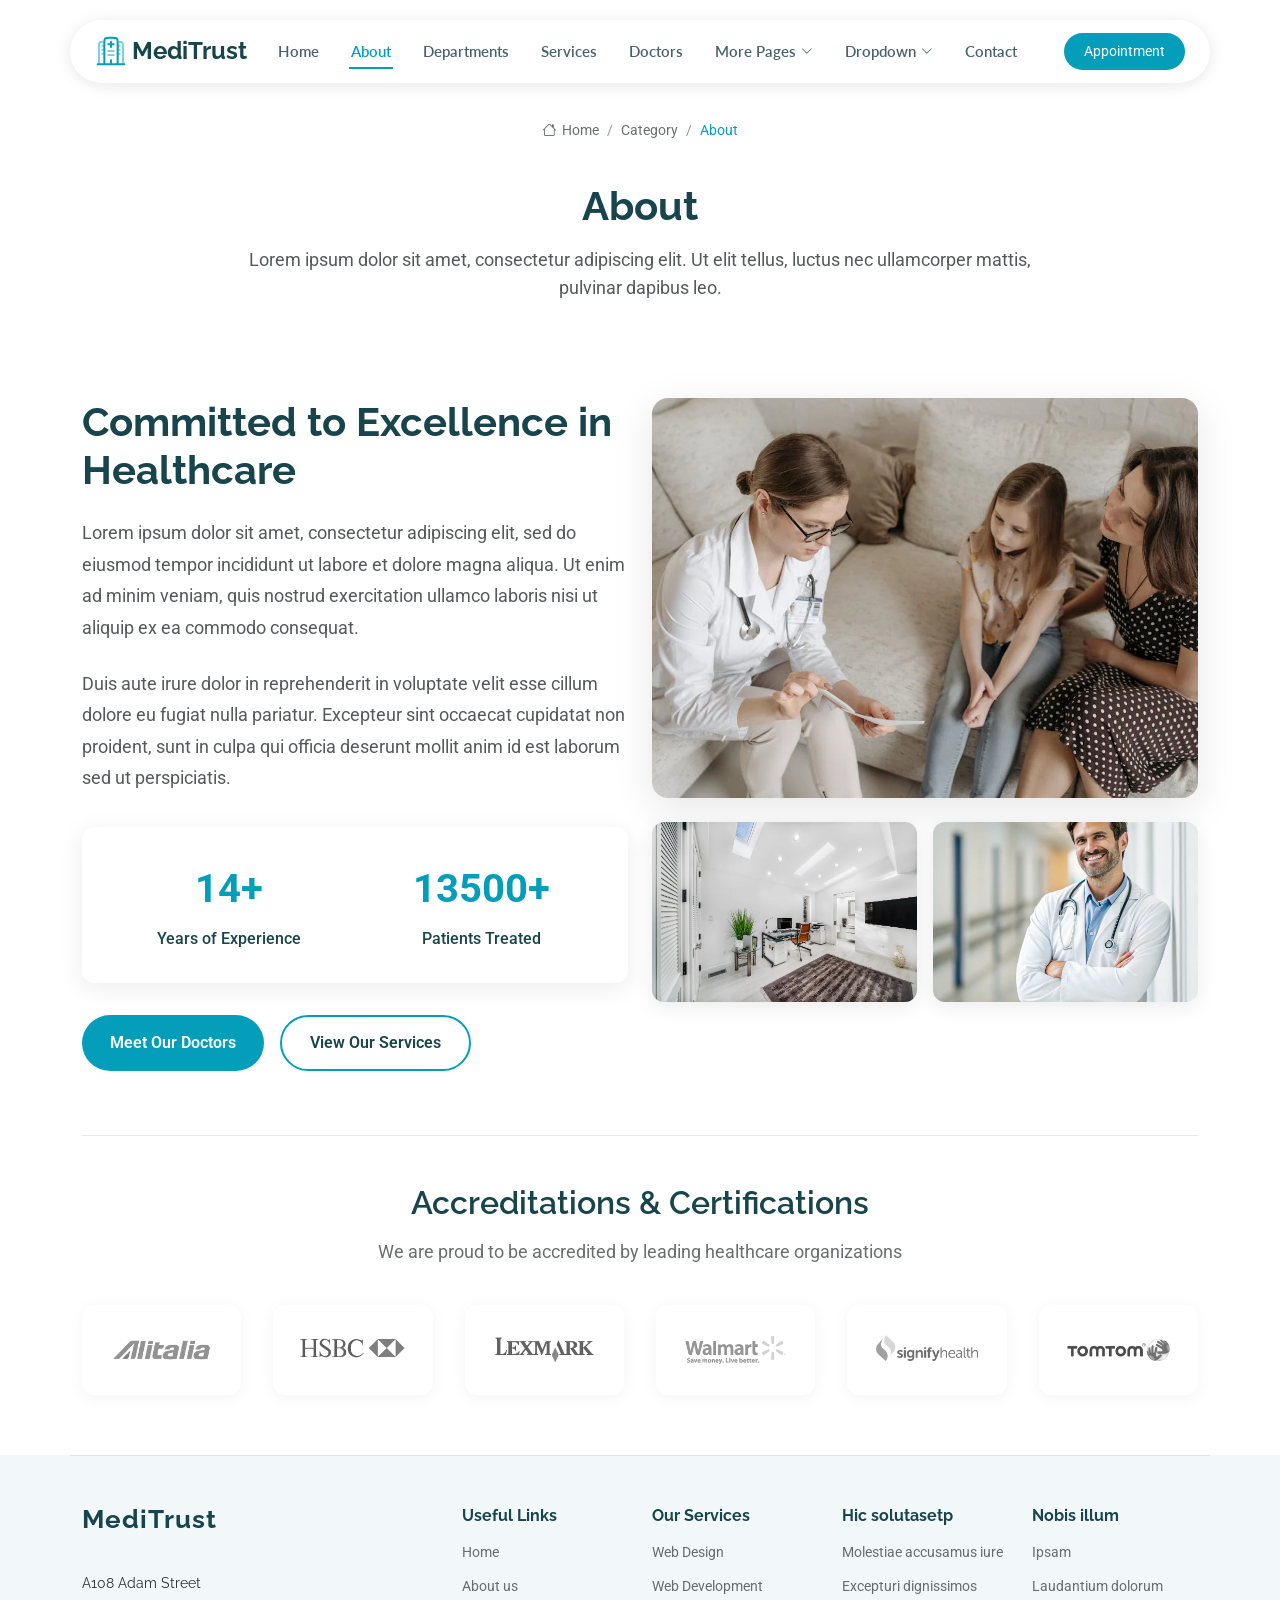
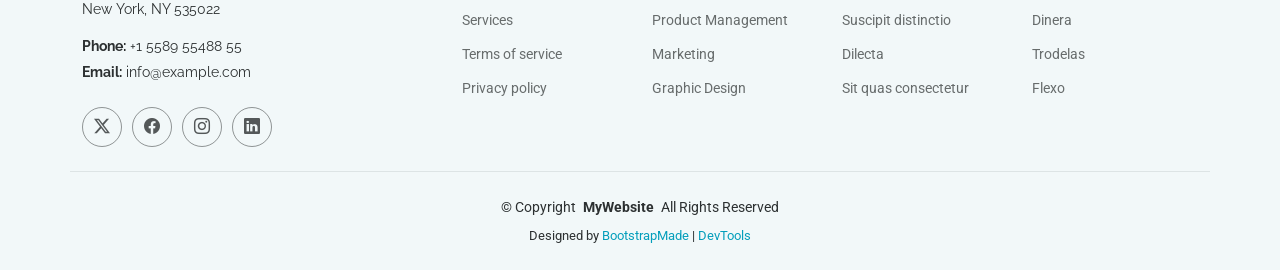
<file: MediTrust/MediTrust/about.html>
<!DOCTYPE html>
<html lang="en">

<head>
  <meta charset="utf-8">
  <meta content="width=device-width, initial-scale=1.0" name="viewport">
  <title>About - MediTrust Bootstrap Template</title>
  <meta name="description" content="">
  <meta name="keywords" content="">

  <!-- Favicons -->
  <link href="assets/img/favicon.png" rel="icon">
  <link href="assets/img/apple-touch-icon.png" rel="apple-touch-icon">

  <!-- Fonts -->
  <link href="https://fonts.googleapis.com" rel="preconnect">
  <link href="https://fonts.gstatic.com" rel="preconnect" crossorigin>
  <link href="https://fonts.googleapis.com/css2?family=Roboto:ital,wght@0,100;0,300;0,400;0,500;0,700;0,900;1,100;1,300;1,400;1,500;1,700;1,900&family=Lato:ital,wght@0,100;0,300;0,400;0,700;0,900;1,100;1,300;1,400;1,700;1,900&family=Raleway:ital,wght@0,100;0,200;0,300;0,400;0,500;0,600;0,700;0,800;0,900;1,100;1,200;1,300;1,400;1,500;1,600;1,700;1,800;1,900&display=swap" rel="stylesheet">

  <!-- Vendor CSS Files -->
  <link href="assets/vendor/bootstrap/css/bootstrap.min.css" rel="stylesheet">
  <link href="assets/vendor/bootstrap-icons/bootstrap-icons.css" rel="stylesheet">
  <link href="assets/vendor/aos/aos.css" rel="stylesheet">
  <link href="assets/vendor/fontawesome-free/css/all.min.css" rel="stylesheet">
  <link href="assets/vendor/swiper/swiper-bundle.min.css" rel="stylesheet">
  <link href="assets/vendor/glightbox/css/glightbox.min.css" rel="stylesheet">

  <!-- Main CSS File -->
  <link href="assets/css/main.css" rel="stylesheet">

  <!-- =======================================================
  * Template Name: MediTrust
  * Template URL: https://bootstrapmade.com/meditrust-bootstrap-hospital-website-template/
  * Updated: Jul 04 2025 with Bootstrap v5.3.7
  * Author: BootstrapMade.com
  * License: https://bootstrapmade.com/license/
  ======================================================== -->
</head>

<body class="about-page">

  <header id="header" class="header d-flex align-items-center fixed-top">
    <div class="header-container container-fluid container-xl position-relative d-flex align-items-center justify-content-between">

      <a href="index.html" class="logo d-flex align-items-center me-auto me-xl-0">
        <!-- Uncomment the line below if you also wish to use an image logo -->
        <!-- <img src="assets/img/logo.webp" alt=""> -->
        <svg class="my-icon" viewBox="0 0 24 24" fill="none" xmlns="http://www.w3.org/2000/svg">
          <g id="bgCarrier" stroke-width="0"></g>
          <g id="tracerCarrier" stroke-linecap="round" stroke-linejoin="round"></g>
          <g id="iconCarrier">
            <path d="M22 22L2 22" stroke="currentColor" stroke-width="1.5" stroke-linecap="round"></path>
            <path d="M17 22V6C17 4.11438 17 3.17157 16.4142 2.58579C15.8284 2 14.8856 2 13 2H11C9.11438 2 8.17157 2 7.58579 2.58579C7 3.17157 7 4.11438 7 6V22" stroke="currentColor" stroke-width="1.5"></path>
            <path opacity="0.5" d="M21 22V8.5C21 7.09554 21 6.39331 20.6629 5.88886C20.517 5.67048 20.3295 5.48298 20.1111 5.33706C19.6067 5 18.9045 5 17.5 5" stroke="currentColor" stroke-width="1.5"></path>
            <path opacity="0.5" d="M3 22V8.5C3 7.09554 3 6.39331 3.33706 5.88886C3.48298 5.67048 3.67048 5.48298 3.88886 5.33706C4.39331 5 5.09554 5 6.5 5" stroke="currentColor" stroke-width="1.5"></path>
            <path d="M12 22V19" stroke="currentColor" stroke-width="1.5" stroke-linecap="round"></path>
            <path opacity="0.5" d="M10 12H14" stroke="currentColor" stroke-width="1.5" stroke-linecap="round"></path>
            <path opacity="0.5" d="M5.5 11H7" stroke="currentColor" stroke-width="1.5" stroke-linecap="round"></path>
            <path opacity="0.5" d="M5.5 14H7" stroke="currentColor" stroke-width="1.5" stroke-linecap="round"></path>
            <path opacity="0.5" d="M17 11H18.5" stroke="currentColor" stroke-width="1.5" stroke-linecap="round"></path>
            <path opacity="0.5" d="M17 14H18.5" stroke="currentColor" stroke-width="1.5" stroke-linecap="round"></path>
            <path opacity="0.5" d="M5.5 8H7" stroke="currentColor" stroke-width="1.5" stroke-linecap="round"></path>
            <path opacity="0.5" d="M17 8H18.5" stroke="currentColor" stroke-width="1.5" stroke-linecap="round"></path>
            <path opacity="0.5" d="M10 15H14" stroke="currentColor" stroke-width="1.5" stroke-linecap="round"></path>
            <path d="M12 9V5" stroke="currentColor" stroke-width="1.5" stroke-linecap="round" stroke-linejoin="round"></path>
            <path d="M14 7L10 7" stroke="currentColor" stroke-width="1.5" stroke-linecap="round" stroke-linejoin="round"></path>
          </g>
        </svg>

        <h1 class="sitename">MediTrust</h1>
      </a>

      <nav id="navmenu" class="navmenu">
        <ul>
          <li><a href="index.html">Home</a></li>
          <li><a href="about.html" class="active">About</a></li>
          <li><a href="departments.html">Departments</a></li>
          <li><a href="services.html">Services</a></li>
          <li><a href="doctors.html">Doctors</a></li>
          <li class="dropdown"><a href="#"><span>More Pages</span> <i class="bi bi-chevron-down toggle-dropdown"></i></a>
            <ul>
              <li><a href="department-details.html">Department Details</a></li>
              <li><a href="service-details.html">Service Details</a></li>
              <li><a href="appointment.html">Appointment</a></li>
              <li><a href="testimonials.html">Testimonials</a></li>
              <li><a href="faq.html">Frequently Asked Questions</a></li>
              <li><a href="gallery.html">Gallery</a></li>
              <li><a href="terms.html">Terms</a></li>
              <li><a href="privacy.html">Privacy</a></li>
              <li><a href="404.html">404</a></li>
            </ul>
          </li>
          <li class="dropdown"><a href="#"><span>Dropdown</span> <i class="bi bi-chevron-down toggle-dropdown"></i></a>
            <ul>
              <li><a href="#">Dropdown 1</a></li>
              <li class="dropdown"><a href="#"><span>Deep Dropdown</span> <i class="bi bi-chevron-down toggle-dropdown"></i></a>
                <ul>
                  <li><a href="#">Deep Dropdown 1</a></li>
                  <li><a href="#">Deep Dropdown 2</a></li>
                  <li><a href="#">Deep Dropdown 3</a></li>
                  <li><a href="#">Deep Dropdown 4</a></li>
                  <li><a href="#">Deep Dropdown 5</a></li>
                </ul>
              </li>
              <li><a href="#">Dropdown 2</a></li>
              <li><a href="#">Dropdown 3</a></li>
              <li><a href="#">Dropdown 4</a></li>
            </ul>
          </li>
          <li><a href="contact.html">Contact</a></li>
        </ul>
        <i class="mobile-nav-toggle d-xl-none bi bi-list"></i>
      </nav>

      <a class="btn-getstarted" href="appointment.html">Appointment</a>

    </div>
  </header>

  <main class="main">

    <!-- Page Title -->
    <div class="page-title">
      <div class="breadcrumbs">
        <nav aria-label="breadcrumb">
          <ol class="breadcrumb">
            <li class="breadcrumb-item"><a href="#"><i class="bi bi-house"></i> Home</a></li>
            <li class="breadcrumb-item"><a href="#">Category</a></li>
            <li class="breadcrumb-item active current">About</li>
          </ol>
        </nav>
      </div>

      <div class="title-wrapper">
        <h1>About</h1>
        <p>Lorem ipsum dolor sit amet, consectetur adipiscing elit. Ut elit tellus, luctus nec ullamcorper mattis, pulvinar dapibus leo.</p>
      </div>
    </div><!-- End Page Title -->

    <!-- About Section -->
    <section id="about" class="about section">

      <div class="container" data-aos="fade-up" data-aos-delay="100">

        <div class="row gy-4">
          <div class="col-lg-6">
            <div class="content">
              <h2>Committed to Excellence in Healthcare</h2>
              <p>
                Lorem ipsum dolor sit amet, consectetur adipiscing elit, sed do eiusmod tempor incididunt ut labore et dolore magna aliqua. Ut enim ad minim veniam, quis nostrud exercitation ullamco laboris nisi ut aliquip ex ea commodo consequat.
              </p>
              <p>
                Duis aute irure dolor in reprehenderit in voluptate velit esse cillum dolore eu fugiat nulla pariatur. Excepteur sint occaecat cupidatat non proident, sunt in culpa qui officia deserunt mollit anim id est laborum sed ut perspiciatis.
              </p>

              <div class="stats-container" data-aos="fade-up" data-aos-delay="200">
                <div class="row gy-4">
                  <div class="col-sm-6 col-lg-12 col-xl-6">
                    <div class="stat-item">
                      <div class="stat-number">
                        <span data-purecounter-start="0" data-purecounter-end="25" data-purecounter-duration="1" class="purecounter"></span>+
                      </div>
                      <div class="stat-label">Years of Experience</div>
                    </div>
                  </div>
                  <div class="col-sm-6 col-lg-12 col-xl-6">
                    <div class="stat-item">
                      <div class="stat-number">
                        <span data-purecounter-start="0" data-purecounter-end="50000" data-purecounter-duration="2" class="purecounter"></span>+
                      </div>
                      <div class="stat-label">Patients Treated</div>
                    </div>
                  </div>
                </div>
              </div>

              <div class="cta-buttons" data-aos="fade-up" data-aos-delay="300">
                <a href="#" class="btn-primary">Meet Our Doctors</a>
                <a href="#" class="btn-secondary">View Our Services</a>
              </div>
            </div>
          </div>

          <div class="col-lg-6">
            <div class="image-section" data-aos="fade-left" data-aos-delay="200">
              <div class="main-image">
                <img src="assets/img/health/consultation-3.webp" alt="Healthcare consultation" class="img-fluid">
              </div>
              <div class="image-grid">
                <div class="grid-item">
                  <img src="assets/img/health/facilities-2.webp" alt="Medical facility" class="img-fluid">
                </div>
                <div class="grid-item">
                  <img src="assets/img/health/staff-5.webp" alt="Medical staff" class="img-fluid">
                </div>
              </div>
            </div>
          </div>
        </div>

        <div class="certifications-section" data-aos="fade-up" data-aos-delay="400">
          <div class="row">
            <div class="col-lg-12">
              <div class="section-header">
                <h3>Accreditations &amp; Certifications</h3>
                <p>We are proud to be accredited by leading healthcare organizations</p>
              </div>
              <div class="certifications-grid">
                <div class="certification-item">
                  <img src="assets/img/clients/clients-1.webp" alt="JCI Accreditation" class="img-fluid">
                </div>
                <div class="certification-item">
                  <img src="assets/img/clients/clients-2.webp" alt="NABH Certification" class="img-fluid">
                </div>
                <div class="certification-item">
                  <img src="assets/img/clients/clients-3.webp" alt="ISO 9001" class="img-fluid">
                </div>
                <div class="certification-item">
                  <img src="assets/img/clients/clients-4.webp" alt="CAP Accreditation" class="img-fluid">
                </div>
                <div class="certification-item">
                  <img src="assets/img/clients/clients-5.webp" alt="Medical Board" class="img-fluid">
                </div>
                <div class="certification-item">
                  <img src="assets/img/clients/clients-6.webp" alt="Healthcare Association" class="img-fluid">
                </div>
              </div>
            </div>
          </div>
        </div>

      </div>

    </section><!-- /About Section -->

  </main>

  <footer id="footer" class="footer position-relative light-background">

    <div class="container footer-top">
      <div class="row gy-4">
        <div class="col-lg-4 col-md-6 footer-about">
          <a href="index.html" class="logo d-flex align-items-center">
            <span class="sitename">MediTrust</span>
          </a>
          <div class="footer-contact pt-3">
            <p>A108 Adam Street</p>
            <p>New York, NY 535022</p>
            <p class="mt-3"><strong>Phone:</strong> <span>+1 5589 55488 55</span></p>
            <p><strong>Email:</strong> <span>info@example.com</span></p>
          </div>
          <div class="social-links d-flex mt-4">
            <a href=""><i class="bi bi-twitter-x"></i></a>
            <a href=""><i class="bi bi-facebook"></i></a>
            <a href=""><i class="bi bi-instagram"></i></a>
            <a href=""><i class="bi bi-linkedin"></i></a>
          </div>
        </div>

        <div class="col-lg-2 col-md-3 footer-links">
          <h4>Useful Links</h4>
          <ul>
            <li><a href="#">Home</a></li>
            <li><a href="#">About us</a></li>
            <li><a href="#">Services</a></li>
            <li><a href="#">Terms of service</a></li>
            <li><a href="#">Privacy policy</a></li>
          </ul>
        </div>

        <div class="col-lg-2 col-md-3 footer-links">
          <h4>Our Services</h4>
          <ul>
            <li><a href="#">Web Design</a></li>
            <li><a href="#">Web Development</a></li>
            <li><a href="#">Product Management</a></li>
            <li><a href="#">Marketing</a></li>
            <li><a href="#">Graphic Design</a></li>
          </ul>
        </div>

        <div class="col-lg-2 col-md-3 footer-links">
          <h4>Hic solutasetp</h4>
          <ul>
            <li><a href="#">Molestiae accusamus iure</a></li>
            <li><a href="#">Excepturi dignissimos</a></li>
            <li><a href="#">Suscipit distinctio</a></li>
            <li><a href="#">Dilecta</a></li>
            <li><a href="#">Sit quas consectetur</a></li>
          </ul>
        </div>

        <div class="col-lg-2 col-md-3 footer-links">
          <h4>Nobis illum</h4>
          <ul>
            <li><a href="#">Ipsam</a></li>
            <li><a href="#">Laudantium dolorum</a></li>
            <li><a href="#">Dinera</a></li>
            <li><a href="#">Trodelas</a></li>
            <li><a href="#">Flexo</a></li>
          </ul>
        </div>

      </div>
    </div>

    <div class="container copyright text-center mt-4">
      <p>© <span>Copyright</span> <strong class="px-1 sitename">MyWebsite</strong> <span>All Rights Reserved</span></p>
      <div class="credits">
        <!-- All the links in the footer should remain intact. -->
        <!-- You can delete the links only if you've purchased the pro version. -->
        <!-- Licensing information: https://bootstrapmade.com/license/ -->
        <!-- Purchase the pro version with working PHP/AJAX contact form: [buy-url] -->
        Designed by <a href="https://bootstrapmade.com/">BootstrapMade</a> | <a href="https://bootstrapmade.com/tools/">DevTools</a>
      </div>
    </div>

  </footer>

  <!-- Scroll Top -->
  <a href="#" id="scroll-top" class="scroll-top d-flex align-items-center justify-content-center"><i class="bi bi-arrow-up-short"></i></a>

  <!-- Preloader -->
  <div id="preloader"></div>

  <!-- Vendor JS Files -->
  <script src="assets/vendor/bootstrap/js/bootstrap.bundle.min.js"></script>
  <script src="assets/vendor/php-email-form/validate.js"></script>
  <script src="assets/vendor/aos/aos.js"></script>
  <script src="assets/vendor/purecounter/purecounter_vanilla.js"></script>
  <script src="assets/vendor/swiper/swiper-bundle.min.js"></script>
  <script src="assets/vendor/imagesloaded/imagesloaded.pkgd.min.js"></script>
  <script src="assets/vendor/isotope-layout/isotope.pkgd.min.js"></script>
  <script src="assets/vendor/glightbox/js/glightbox.min.js"></script>

  <!-- Main JS File -->
  <script src="assets/js/main.js"></script>

</body>

</html>
</file>
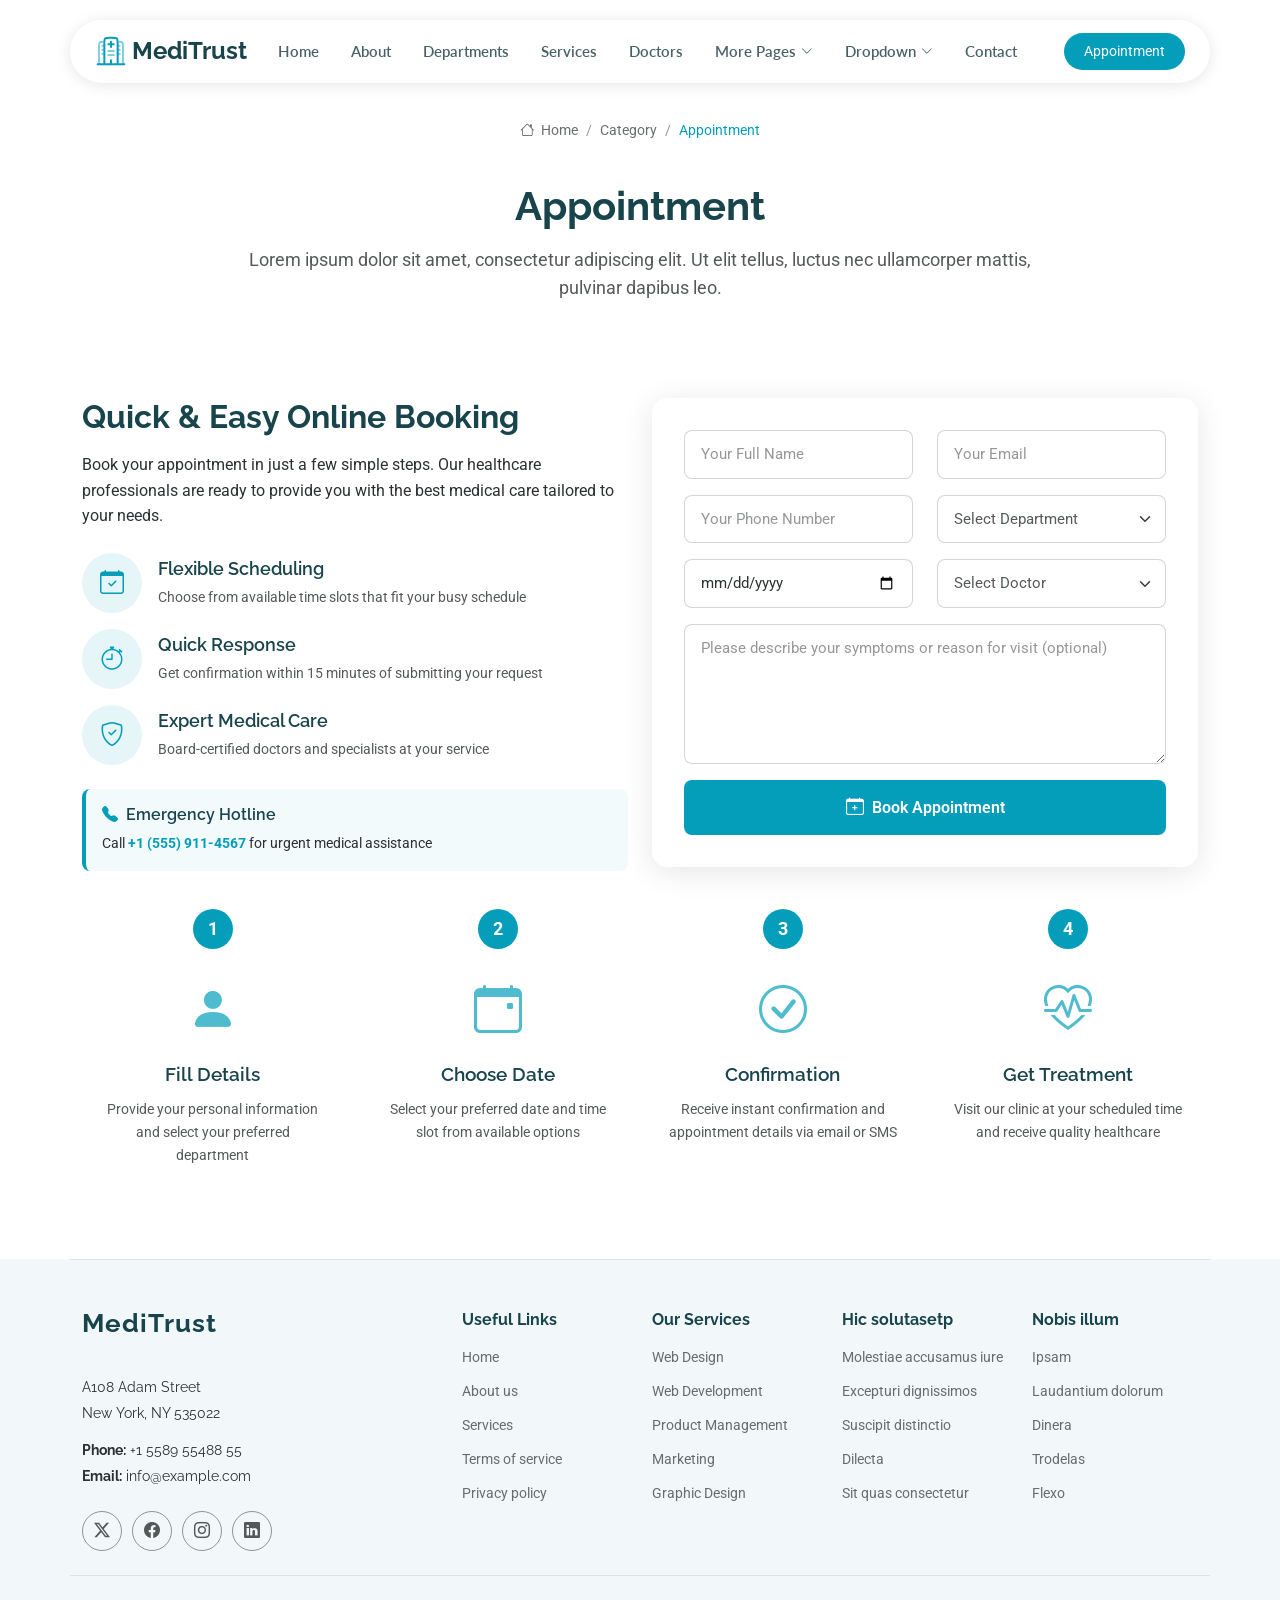
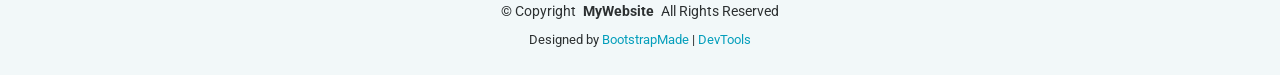
<file: MediTrust/MediTrust/appointment.html>
<!DOCTYPE html>
<html lang="en">

<head>
  <meta charset="utf-8">
  <meta content="width=device-width, initial-scale=1.0" name="viewport">
  <title>Appointment - MediTrust Bootstrap Template</title>
  <meta name="description" content="">
  <meta name="keywords" content="">

  <!-- Favicons -->
  <link href="assets/img/favicon.png" rel="icon">
  <link href="assets/img/apple-touch-icon.png" rel="apple-touch-icon">

  <!-- Fonts -->
  <link href="https://fonts.googleapis.com" rel="preconnect">
  <link href="https://fonts.gstatic.com" rel="preconnect" crossorigin>
  <link href="https://fonts.googleapis.com/css2?family=Roboto:ital,wght@0,100;0,300;0,400;0,500;0,700;0,900;1,100;1,300;1,400;1,500;1,700;1,900&family=Lato:ital,wght@0,100;0,300;0,400;0,700;0,900;1,100;1,300;1,400;1,700;1,900&family=Raleway:ital,wght@0,100;0,200;0,300;0,400;0,500;0,600;0,700;0,800;0,900;1,100;1,200;1,300;1,400;1,500;1,600;1,700;1,800;1,900&display=swap" rel="stylesheet">

  <!-- Vendor CSS Files -->
  <link href="assets/vendor/bootstrap/css/bootstrap.min.css" rel="stylesheet">
  <link href="assets/vendor/bootstrap-icons/bootstrap-icons.css" rel="stylesheet">
  <link href="assets/vendor/aos/aos.css" rel="stylesheet">
  <link href="assets/vendor/fontawesome-free/css/all.min.css" rel="stylesheet">
  <link href="assets/vendor/swiper/swiper-bundle.min.css" rel="stylesheet">
  <link href="assets/vendor/glightbox/css/glightbox.min.css" rel="stylesheet">

  <!-- Main CSS File -->
  <link href="assets/css/main.css" rel="stylesheet">

  <!-- =======================================================
  * Template Name: MediTrust
  * Template URL: https://bootstrapmade.com/meditrust-bootstrap-hospital-website-template/
  * Updated: Jul 04 2025 with Bootstrap v5.3.7
  * Author: BootstrapMade.com
  * License: https://bootstrapmade.com/license/
  ======================================================== -->
</head>

<body class="appointment-page">

  <header id="header" class="header d-flex align-items-center fixed-top">
    <div class="header-container container-fluid container-xl position-relative d-flex align-items-center justify-content-between">

      <a href="index.html" class="logo d-flex align-items-center me-auto me-xl-0">
        <!-- Uncomment the line below if you also wish to use an image logo -->
        <!-- <img src="assets/img/logo.webp" alt=""> -->
        <svg class="my-icon" viewBox="0 0 24 24" fill="none" xmlns="http://www.w3.org/2000/svg">
          <g id="bgCarrier" stroke-width="0"></g>
          <g id="tracerCarrier" stroke-linecap="round" stroke-linejoin="round"></g>
          <g id="iconCarrier">
            <path d="M22 22L2 22" stroke="currentColor" stroke-width="1.5" stroke-linecap="round"></path>
            <path d="M17 22V6C17 4.11438 17 3.17157 16.4142 2.58579C15.8284 2 14.8856 2 13 2H11C9.11438 2 8.17157 2 7.58579 2.58579C7 3.17157 7 4.11438 7 6V22" stroke="currentColor" stroke-width="1.5"></path>
            <path opacity="0.5" d="M21 22V8.5C21 7.09554 21 6.39331 20.6629 5.88886C20.517 5.67048 20.3295 5.48298 20.1111 5.33706C19.6067 5 18.9045 5 17.5 5" stroke="currentColor" stroke-width="1.5"></path>
            <path opacity="0.5" d="M3 22V8.5C3 7.09554 3 6.39331 3.33706 5.88886C3.48298 5.67048 3.67048 5.48298 3.88886 5.33706C4.39331 5 5.09554 5 6.5 5" stroke="currentColor" stroke-width="1.5"></path>
            <path d="M12 22V19" stroke="currentColor" stroke-width="1.5" stroke-linecap="round"></path>
            <path opacity="0.5" d="M10 12H14" stroke="currentColor" stroke-width="1.5" stroke-linecap="round"></path>
            <path opacity="0.5" d="M5.5 11H7" stroke="currentColor" stroke-width="1.5" stroke-linecap="round"></path>
            <path opacity="0.5" d="M5.5 14H7" stroke="currentColor" stroke-width="1.5" stroke-linecap="round"></path>
            <path opacity="0.5" d="M17 11H18.5" stroke="currentColor" stroke-width="1.5" stroke-linecap="round"></path>
            <path opacity="0.5" d="M17 14H18.5" stroke="currentColor" stroke-width="1.5" stroke-linecap="round"></path>
            <path opacity="0.5" d="M5.5 8H7" stroke="currentColor" stroke-width="1.5" stroke-linecap="round"></path>
            <path opacity="0.5" d="M17 8H18.5" stroke="currentColor" stroke-width="1.5" stroke-linecap="round"></path>
            <path opacity="0.5" d="M10 15H14" stroke="currentColor" stroke-width="1.5" stroke-linecap="round"></path>
            <path d="M12 9V5" stroke="currentColor" stroke-width="1.5" stroke-linecap="round" stroke-linejoin="round"></path>
            <path d="M14 7L10 7" stroke="currentColor" stroke-width="1.5" stroke-linecap="round" stroke-linejoin="round"></path>
          </g>
        </svg>

        <h1 class="sitename">MediTrust</h1>
      </a>

      <nav id="navmenu" class="navmenu">
        <ul>
          <li><a href="index.html">Home</a></li>
          <li><a href="about.html">About</a></li>
          <li><a href="departments.html">Departments</a></li>
          <li><a href="services.html">Services</a></li>
          <li><a href="doctors.html">Doctors</a></li>
          <li class="dropdown"><a href="#"><span>More Pages</span> <i class="bi bi-chevron-down toggle-dropdown"></i></a>
            <ul>
              <li><a href="department-details.html">Department Details</a></li>
              <li><a href="service-details.html">Service Details</a></li>
              <li><a href="appointment.html" class="active">Appointment</a></li>
              <li><a href="testimonials.html">Testimonials</a></li>
              <li><a href="faq.html">Frequently Asked Questions</a></li>
              <li><a href="gallery.html">Gallery</a></li>
              <li><a href="terms.html">Terms</a></li>
              <li><a href="privacy.html">Privacy</a></li>
              <li><a href="404.html">404</a></li>
            </ul>
          </li>
          <li class="dropdown"><a href="#"><span>Dropdown</span> <i class="bi bi-chevron-down toggle-dropdown"></i></a>
            <ul>
              <li><a href="#">Dropdown 1</a></li>
              <li class="dropdown"><a href="#"><span>Deep Dropdown</span> <i class="bi bi-chevron-down toggle-dropdown"></i></a>
                <ul>
                  <li><a href="#">Deep Dropdown 1</a></li>
                  <li><a href="#">Deep Dropdown 2</a></li>
                  <li><a href="#">Deep Dropdown 3</a></li>
                  <li><a href="#">Deep Dropdown 4</a></li>
                  <li><a href="#">Deep Dropdown 5</a></li>
                </ul>
              </li>
              <li><a href="#">Dropdown 2</a></li>
              <li><a href="#">Dropdown 3</a></li>
              <li><a href="#">Dropdown 4</a></li>
            </ul>
          </li>
          <li><a href="contact.html">Contact</a></li>
        </ul>
        <i class="mobile-nav-toggle d-xl-none bi bi-list"></i>
      </nav>

      <a class="btn-getstarted" href="appointment.html">Appointment</a>

    </div>
  </header>

  <main class="main">

    <!-- Page Title -->
    <div class="page-title">
      <div class="breadcrumbs">
        <nav aria-label="breadcrumb">
          <ol class="breadcrumb">
            <li class="breadcrumb-item"><a href="#"><i class="bi bi-house"></i> Home</a></li>
            <li class="breadcrumb-item"><a href="#">Category</a></li>
            <li class="breadcrumb-item active current">Appointment</li>
          </ol>
        </nav>
      </div>

      <div class="title-wrapper">
        <h1>Appointment</h1>
        <p>Lorem ipsum dolor sit amet, consectetur adipiscing elit. Ut elit tellus, luctus nec ullamcorper mattis, pulvinar dapibus leo.</p>
      </div>
    </div><!-- End Page Title -->

    <!-- Appointmnet Section -->
    <section id="appointmnet" class="appointmnet section">

      <div class="container" data-aos="fade-up" data-aos-delay="100">

        <div class="row gy-4">

          <!-- Appointment Info -->
          <div class="col-lg-6">
            <div class="appointment-info">
              <h3>Quick &amp; Easy Online Booking</h3>
              <p class="mb-4">Book your appointment in just a few simple steps. Our healthcare professionals are ready to provide you with the best medical care tailored to your needs.</p>

              <div class="info-items">
                <div class="info-item d-flex align-items-center mb-3" data-aos="fade-up" data-aos-delay="200">
                  <div class="icon-wrapper me-3">
                    <i class="bi bi-calendar-check"></i>
                  </div>
                  <div>
                    <h5>Flexible Scheduling</h5>
                    <p class="mb-0">Choose from available time slots that fit your busy schedule</p>
                  </div>
                </div><!-- End Info Item -->

                <div class="info-item d-flex align-items-center mb-3" data-aos="fade-up" data-aos-delay="250">
                  <div class="icon-wrapper me-3">
                    <i class="bi bi-stopwatch"></i>
                  </div>
                  <div>
                    <h5>Quick Response</h5>
                    <p class="mb-0">Get confirmation within 15 minutes of submitting your request</p>
                  </div>
                </div><!-- End Info Item -->

                <div class="info-item d-flex align-items-center mb-3" data-aos="fade-up" data-aos-delay="300">
                  <div class="icon-wrapper me-3">
                    <i class="bi bi-shield-check"></i>
                  </div>
                  <div>
                    <h5>Expert Medical Care</h5>
                    <p class="mb-0">Board-certified doctors and specialists at your service</p>
                  </div>
                </div><!-- End Info Item -->
              </div>

              <div class="emergency-contact mt-4" data-aos="fade-up" data-aos-delay="350">
                <div class="emergency-card p-3">
                  <h6 class="mb-2"><i class="bi bi-telephone-fill me-2"></i>Emergency Hotline</h6>
                  <p class="mb-0">Call <strong>+1 (555) 911-4567</strong> for urgent medical assistance</p>
                </div>
              </div>

            </div>
          </div><!-- End Appointment Info -->

          <!-- Appointment Form -->
          <div class="col-lg-6">
            <div class="appointment-form-wrapper" data-aos="fade-up" data-aos-delay="200">
              <form action="forms/appointment.php" method="post" class="appointment-form php-email-form">
                <div class="row gy-3">

                  <div class="col-md-6">
                    <input type="text" name="name" class="form-control" placeholder="Your Full Name" required="">
                  </div>

                  <div class="col-md-6">
                    <input type="email" name="email" class="form-control" placeholder="Your Email" required="">
                  </div>

                  <div class="col-md-6">
                    <input type="tel" name="phone" class="form-control" placeholder="Your Phone Number" required="">
                  </div>

                  <div class="col-md-6">
                    <select name="department" class="form-select" required="">
                      <option value="">Select Department</option>
                      <option value="cardiology">Cardiology</option>
                      <option value="neurology">Neurology</option>
                      <option value="orthopedics">Orthopedics</option>
                      <option value="pediatrics">Pediatrics</option>
                      <option value="dermatology">Dermatology</option>
                      <option value="general">General Medicine</option>
                    </select>
                  </div>

                  <div class="col-md-6">
                    <input type="date" name="date" class="form-control" required="">
                  </div>

                  <div class="col-md-6">
                    <select name="doctor" class="form-select" required="">
                      <option value="">Select Doctor</option>
                      <option value="dr-johnson">Dr. Sarah Johnson</option>
                      <option value="dr-martinez">Dr. Michael Martinez</option>
                      <option value="dr-chen">Dr. Lisa Chen</option>
                      <option value="dr-patel">Dr. Raj Patel</option>
                      <option value="dr-williams">Dr. Emily Williams</option>
                      <option value="dr-thompson">Dr. David Thompson</option>
                    </select>
                  </div>

                  <div class="col-12">
                    <textarea class="form-control" name="message" rows="5" placeholder="Please describe your symptoms or reason for visit (optional)"></textarea>
                  </div>

                  <div class="col-12">
                    <div class="loading">Loading</div>
                    <div class="error-message"></div>
                    <div class="sent-message">Your appointment request has been sent successfully. We will contact you shortly!</div>

                    <button type="submit" class="btn btn-appointment w-100">
                      <i class="bi bi-calendar-plus me-2"></i>Book Appointment
                    </button>
                  </div>

                </div>
              </form>
            </div>
          </div><!-- End Appointment Form -->

        </div>

        <!-- Process Steps -->
        <div class="process-steps mt-5" data-aos="fade-up" data-aos-delay="300">
          <div class="row text-center gy-4">
            <div class="col-lg-3 col-md-6">
              <div class="step-item">
                <div class="step-number">1</div>
                <div class="step-icon">
                  <i class="bi bi-person-fill"></i>
                </div>
                <h5>Fill Details</h5>
                <p>Provide your personal information and select your preferred department</p>
              </div>
            </div><!-- End Step -->

            <div class="col-lg-3 col-md-6">
              <div class="step-item">
                <div class="step-number">2</div>
                <div class="step-icon">
                  <i class="bi bi-calendar-event"></i>
                </div>
                <h5>Choose Date</h5>
                <p>Select your preferred date and time slot from available options</p>
              </div>
            </div><!-- End Step -->

            <div class="col-lg-3 col-md-6">
              <div class="step-item">
                <div class="step-number">3</div>
                <div class="step-icon">
                  <i class="bi bi-check-circle"></i>
                </div>
                <h5>Confirmation</h5>
                <p>Receive instant confirmation and appointment details via email or SMS</p>
              </div>
            </div><!-- End Step -->

            <div class="col-lg-3 col-md-6">
              <div class="step-item">
                <div class="step-number">4</div>
                <div class="step-icon">
                  <i class="bi bi-heart-pulse"></i>
                </div>
                <h5>Get Treatment</h5>
                <p>Visit our clinic at your scheduled time and receive quality healthcare</p>
              </div>
            </div><!-- End Step -->

          </div>
        </div><!-- End Process Steps -->

      </div>

    </section><!-- /Appointmnet Section -->

  </main>

  <footer id="footer" class="footer position-relative light-background">

    <div class="container footer-top">
      <div class="row gy-4">
        <div class="col-lg-4 col-md-6 footer-about">
          <a href="index.html" class="logo d-flex align-items-center">
            <span class="sitename">MediTrust</span>
          </a>
          <div class="footer-contact pt-3">
            <p>A108 Adam Street</p>
            <p>New York, NY 535022</p>
            <p class="mt-3"><strong>Phone:</strong> <span>+1 5589 55488 55</span></p>
            <p><strong>Email:</strong> <span>info@example.com</span></p>
          </div>
          <div class="social-links d-flex mt-4">
            <a href=""><i class="bi bi-twitter-x"></i></a>
            <a href=""><i class="bi bi-facebook"></i></a>
            <a href=""><i class="bi bi-instagram"></i></a>
            <a href=""><i class="bi bi-linkedin"></i></a>
          </div>
        </div>

        <div class="col-lg-2 col-md-3 footer-links">
          <h4>Useful Links</h4>
          <ul>
            <li><a href="#">Home</a></li>
            <li><a href="#">About us</a></li>
            <li><a href="#">Services</a></li>
            <li><a href="#">Terms of service</a></li>
            <li><a href="#">Privacy policy</a></li>
          </ul>
        </div>

        <div class="col-lg-2 col-md-3 footer-links">
          <h4>Our Services</h4>
          <ul>
            <li><a href="#">Web Design</a></li>
            <li><a href="#">Web Development</a></li>
            <li><a href="#">Product Management</a></li>
            <li><a href="#">Marketing</a></li>
            <li><a href="#">Graphic Design</a></li>
          </ul>
        </div>

        <div class="col-lg-2 col-md-3 footer-links">
          <h4>Hic solutasetp</h4>
          <ul>
            <li><a href="#">Molestiae accusamus iure</a></li>
            <li><a href="#">Excepturi dignissimos</a></li>
            <li><a href="#">Suscipit distinctio</a></li>
            <li><a href="#">Dilecta</a></li>
            <li><a href="#">Sit quas consectetur</a></li>
          </ul>
        </div>

        <div class="col-lg-2 col-md-3 footer-links">
          <h4>Nobis illum</h4>
          <ul>
            <li><a href="#">Ipsam</a></li>
            <li><a href="#">Laudantium dolorum</a></li>
            <li><a href="#">Dinera</a></li>
            <li><a href="#">Trodelas</a></li>
            <li><a href="#">Flexo</a></li>
          </ul>
        </div>

      </div>
    </div>

    <div class="container copyright text-center mt-4">
      <p>© <span>Copyright</span> <strong class="px-1 sitename">MyWebsite</strong> <span>All Rights Reserved</span></p>
      <div class="credits">
        <!-- All the links in the footer should remain intact. -->
        <!-- You can delete the links only if you've purchased the pro version. -->
        <!-- Licensing information: https://bootstrapmade.com/license/ -->
        <!-- Purchase the pro version with working PHP/AJAX contact form: [buy-url] -->
        Designed by <a href="https://bootstrapmade.com/">BootstrapMade</a> | <a href="https://bootstrapmade.com/tools/">DevTools</a>
      </div>
    </div>

  </footer>

  <!-- Scroll Top -->
  <a href="#" id="scroll-top" class="scroll-top d-flex align-items-center justify-content-center"><i class="bi bi-arrow-up-short"></i></a>

  <!-- Preloader -->
  <div id="preloader"></div>

  <!-- Vendor JS Files -->
  <script src="assets/vendor/bootstrap/js/bootstrap.bundle.min.js"></script>
  <script src="assets/vendor/php-email-form/validate.js"></script>
  <script src="assets/vendor/aos/aos.js"></script>
  <script src="assets/vendor/purecounter/purecounter_vanilla.js"></script>
  <script src="assets/vendor/swiper/swiper-bundle.min.js"></script>
  <script src="assets/vendor/imagesloaded/imagesloaded.pkgd.min.js"></script>
  <script src="assets/vendor/isotope-layout/isotope.pkgd.min.js"></script>
  <script src="assets/vendor/glightbox/js/glightbox.min.js"></script>

  <!-- Main JS File -->
  <script src="assets/js/main.js"></script>

</body>

</html>
</file>
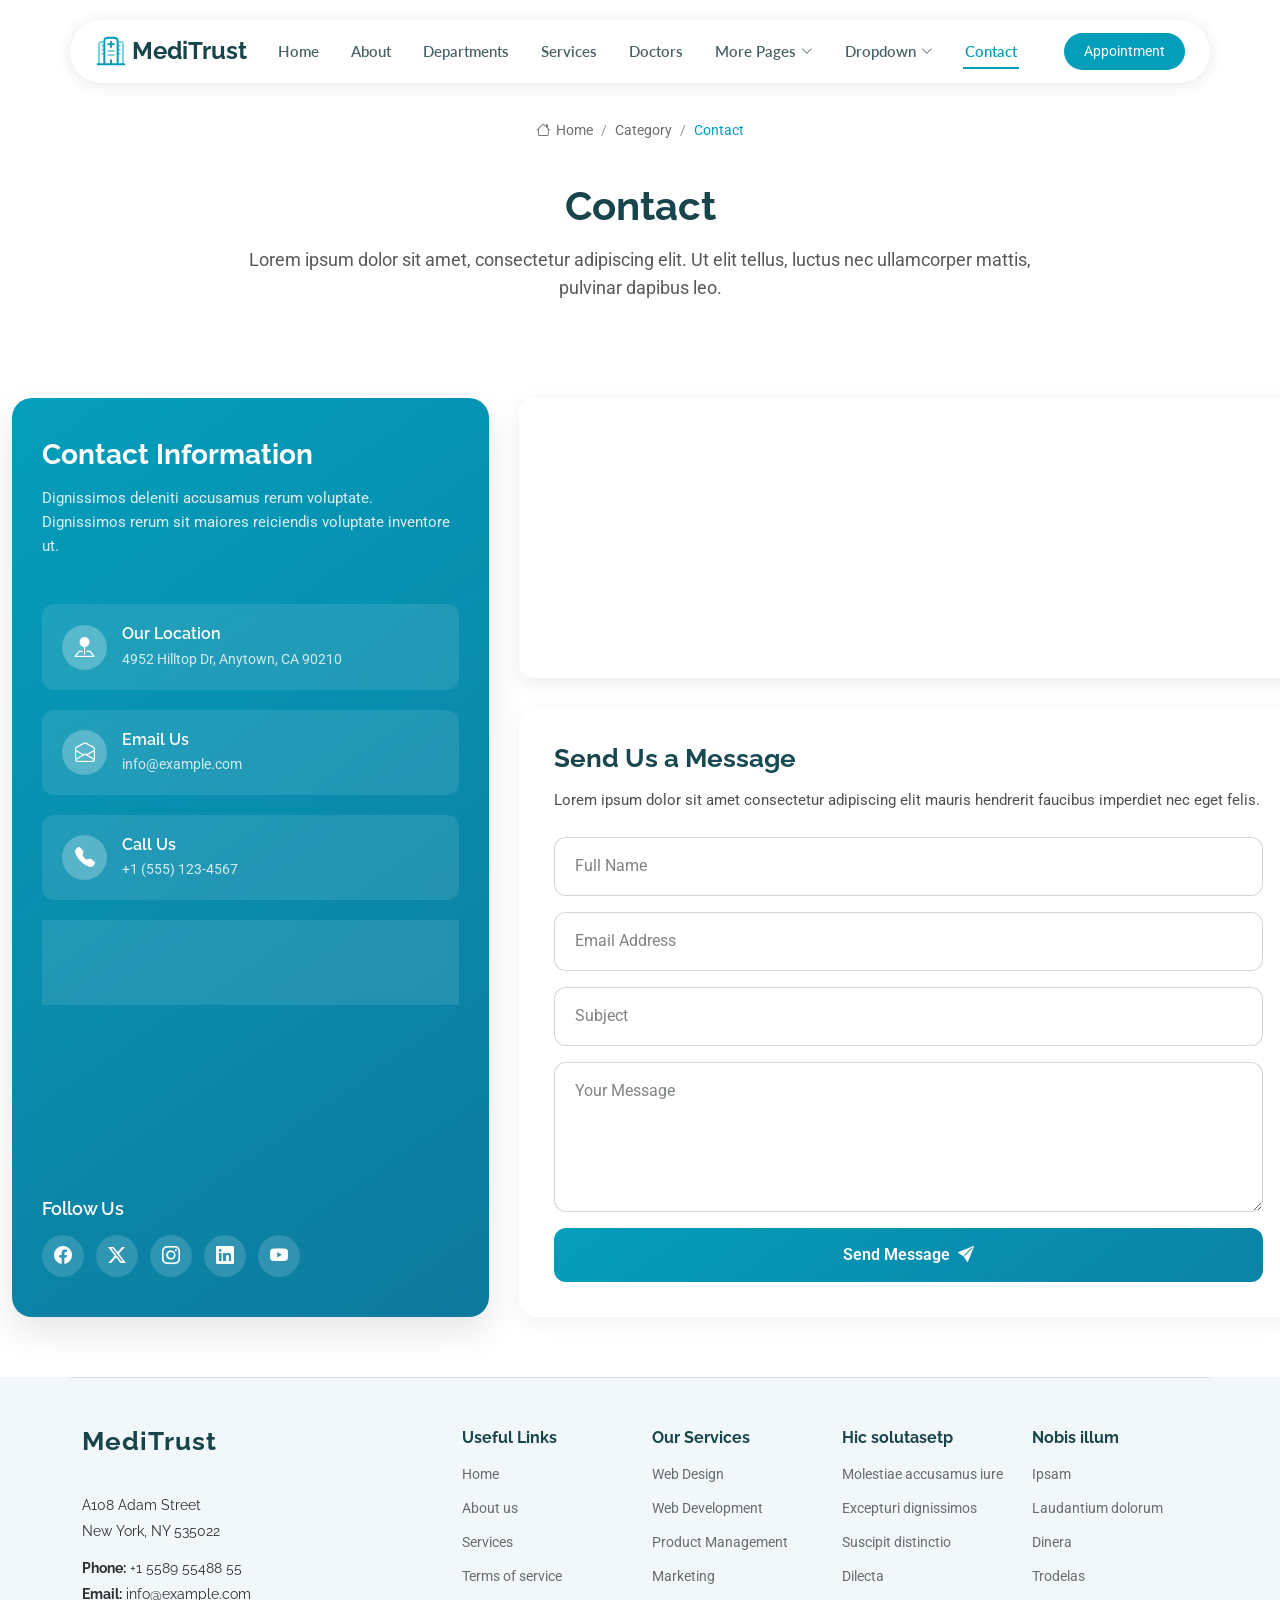
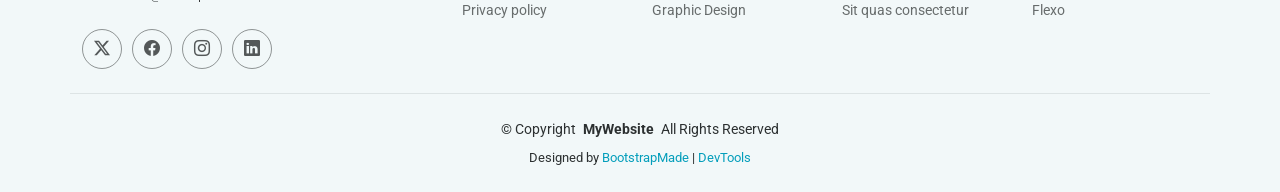
<file: MediTrust/MediTrust/contact.html>
<!DOCTYPE html>
<html lang="en">

<head>
  <meta charset="utf-8">
  <meta content="width=device-width, initial-scale=1.0" name="viewport">
  <title>Contact - MediTrust Bootstrap Template</title>
  <meta name="description" content="">
  <meta name="keywords" content="">

  <!-- Favicons -->
  <link href="assets/img/favicon.png" rel="icon">
  <link href="assets/img/apple-touch-icon.png" rel="apple-touch-icon">

  <!-- Fonts -->
  <link href="https://fonts.googleapis.com" rel="preconnect">
  <link href="https://fonts.gstatic.com" rel="preconnect" crossorigin>
  <link href="https://fonts.googleapis.com/css2?family=Roboto:ital,wght@0,100;0,300;0,400;0,500;0,700;0,900;1,100;1,300;1,400;1,500;1,700;1,900&family=Lato:ital,wght@0,100;0,300;0,400;0,700;0,900;1,100;1,300;1,400;1,700;1,900&family=Raleway:ital,wght@0,100;0,200;0,300;0,400;0,500;0,600;0,700;0,800;0,900;1,100;1,200;1,300;1,400;1,500;1,600;1,700;1,800;1,900&display=swap" rel="stylesheet">

  <!-- Vendor CSS Files -->
  <link href="assets/vendor/bootstrap/css/bootstrap.min.css" rel="stylesheet">
  <link href="assets/vendor/bootstrap-icons/bootstrap-icons.css" rel="stylesheet">
  <link href="assets/vendor/aos/aos.css" rel="stylesheet">
  <link href="assets/vendor/fontawesome-free/css/all.min.css" rel="stylesheet">
  <link href="assets/vendor/swiper/swiper-bundle.min.css" rel="stylesheet">
  <link href="assets/vendor/glightbox/css/glightbox.min.css" rel="stylesheet">

  <!-- Main CSS File -->
  <link href="assets/css/main.css" rel="stylesheet">

  <!-- =======================================================
  * Template Name: MediTrust
  * Template URL: https://bootstrapmade.com/meditrust-bootstrap-hospital-website-template/
  * Updated: Jul 04 2025 with Bootstrap v5.3.7
  * Author: BootstrapMade.com
  * License: https://bootstrapmade.com/license/
  ======================================================== -->
</head>

<body class="contact-page">

  <header id="header" class="header d-flex align-items-center fixed-top">
    <div class="header-container container-fluid container-xl position-relative d-flex align-items-center justify-content-between">

      <a href="index.html" class="logo d-flex align-items-center me-auto me-xl-0">
        <!-- Uncomment the line below if you also wish to use an image logo -->
        <!-- <img src="assets/img/logo.webp" alt=""> -->
        <svg class="my-icon" viewBox="0 0 24 24" fill="none" xmlns="http://www.w3.org/2000/svg">
          <g id="bgCarrier" stroke-width="0"></g>
          <g id="tracerCarrier" stroke-linecap="round" stroke-linejoin="round"></g>
          <g id="iconCarrier">
            <path d="M22 22L2 22" stroke="currentColor" stroke-width="1.5" stroke-linecap="round"></path>
            <path d="M17 22V6C17 4.11438 17 3.17157 16.4142 2.58579C15.8284 2 14.8856 2 13 2H11C9.11438 2 8.17157 2 7.58579 2.58579C7 3.17157 7 4.11438 7 6V22" stroke="currentColor" stroke-width="1.5"></path>
            <path opacity="0.5" d="M21 22V8.5C21 7.09554 21 6.39331 20.6629 5.88886C20.517 5.67048 20.3295 5.48298 20.1111 5.33706C19.6067 5 18.9045 5 17.5 5" stroke="currentColor" stroke-width="1.5"></path>
            <path opacity="0.5" d="M3 22V8.5C3 7.09554 3 6.39331 3.33706 5.88886C3.48298 5.67048 3.67048 5.48298 3.88886 5.33706C4.39331 5 5.09554 5 6.5 5" stroke="currentColor" stroke-width="1.5"></path>
            <path d="M12 22V19" stroke="currentColor" stroke-width="1.5" stroke-linecap="round"></path>
            <path opacity="0.5" d="M10 12H14" stroke="currentColor" stroke-width="1.5" stroke-linecap="round"></path>
            <path opacity="0.5" d="M5.5 11H7" stroke="currentColor" stroke-width="1.5" stroke-linecap="round"></path>
            <path opacity="0.5" d="M5.5 14H7" stroke="currentColor" stroke-width="1.5" stroke-linecap="round"></path>
            <path opacity="0.5" d="M17 11H18.5" stroke="currentColor" stroke-width="1.5" stroke-linecap="round"></path>
            <path opacity="0.5" d="M17 14H18.5" stroke="currentColor" stroke-width="1.5" stroke-linecap="round"></path>
            <path opacity="0.5" d="M5.5 8H7" stroke="currentColor" stroke-width="1.5" stroke-linecap="round"></path>
            <path opacity="0.5" d="M17 8H18.5" stroke="currentColor" stroke-width="1.5" stroke-linecap="round"></path>
            <path opacity="0.5" d="M10 15H14" stroke="currentColor" stroke-width="1.5" stroke-linecap="round"></path>
            <path d="M12 9V5" stroke="currentColor" stroke-width="1.5" stroke-linecap="round" stroke-linejoin="round"></path>
            <path d="M14 7L10 7" stroke="currentColor" stroke-width="1.5" stroke-linecap="round" stroke-linejoin="round"></path>
          </g>
        </svg>

        <h1 class="sitename">MediTrust</h1>
      </a>

      <nav id="navmenu" class="navmenu">
        <ul>
          <li><a href="index.html">Home</a></li>
          <li><a href="about.html">About</a></li>
          <li><a href="departments.html">Departments</a></li>
          <li><a href="services.html">Services</a></li>
          <li><a href="doctors.html">Doctors</a></li>
          <li class="dropdown"><a href="#"><span>More Pages</span> <i class="bi bi-chevron-down toggle-dropdown"></i></a>
            <ul>
              <li><a href="department-details.html">Department Details</a></li>
              <li><a href="service-details.html">Service Details</a></li>
              <li><a href="appointment.html">Appointment</a></li>
              <li><a href="testimonials.html">Testimonials</a></li>
              <li><a href="faq.html">Frequently Asked Questions</a></li>
              <li><a href="gallery.html">Gallery</a></li>
              <li><a href="terms.html">Terms</a></li>
              <li><a href="privacy.html">Privacy</a></li>
              <li><a href="404.html">404</a></li>
            </ul>
          </li>
          <li class="dropdown"><a href="#"><span>Dropdown</span> <i class="bi bi-chevron-down toggle-dropdown"></i></a>
            <ul>
              <li><a href="#">Dropdown 1</a></li>
              <li class="dropdown"><a href="#"><span>Deep Dropdown</span> <i class="bi bi-chevron-down toggle-dropdown"></i></a>
                <ul>
                  <li><a href="#">Deep Dropdown 1</a></li>
                  <li><a href="#">Deep Dropdown 2</a></li>
                  <li><a href="#">Deep Dropdown 3</a></li>
                  <li><a href="#">Deep Dropdown 4</a></li>
                  <li><a href="#">Deep Dropdown 5</a></li>
                </ul>
              </li>
              <li><a href="#">Dropdown 2</a></li>
              <li><a href="#">Dropdown 3</a></li>
              <li><a href="#">Dropdown 4</a></li>
            </ul>
          </li>
          <li><a href="contact.html" class="active">Contact</a></li>
        </ul>
        <i class="mobile-nav-toggle d-xl-none bi bi-list"></i>
      </nav>

      <a class="btn-getstarted" href="appointment.html">Appointment</a>

    </div>
  </header>

  <main class="main">

    <!-- Page Title -->
    <div class="page-title">
      <div class="breadcrumbs">
        <nav aria-label="breadcrumb">
          <ol class="breadcrumb">
            <li class="breadcrumb-item"><a href="#"><i class="bi bi-house"></i> Home</a></li>
            <li class="breadcrumb-item"><a href="#">Category</a></li>
            <li class="breadcrumb-item active current">Contact</li>
          </ol>
        </nav>
      </div>

      <div class="title-wrapper">
        <h1>Contact</h1>
        <p>Lorem ipsum dolor sit amet, consectetur adipiscing elit. Ut elit tellus, luctus nec ullamcorper mattis, pulvinar dapibus leo.</p>
      </div>
    </div><!-- End Page Title -->

    <!-- Contact Section -->
    <section id="contact" class="contact section">

      <div class="container">
        <div class="contact-wrapper">
          <div class="contact-info-panel">
            <div class="contact-info-header">
              <h3>Contact Information</h3>
              <p>Dignissimos deleniti accusamus rerum voluptate. Dignissimos rerum sit maiores reiciendis voluptate inventore ut.</p>
            </div>

            <div class="contact-info-cards">
              <div class="info-card">
                <div class="icon-container">
                  <i class="bi bi-pin-map-fill"></i>
                </div>
                <div class="card-content">
                  <h4>Our Location</h4>
                  <p>4952 Hilltop Dr, Anytown, CA 90210</p>
                </div>
              </div>

              <div class="info-card">
                <div class="icon-container">
                  <i class="bi bi-envelope-open"></i>
                </div>
                <div class="card-content">
                  <h4>Email Us</h4>
                  <p>info@example.com</p>
                </div>
              </div>

              <div class="info-card">
                <div class="icon-container">
                  <i class="bi bi-telephone-fill"></i>
                </div>
                <div class="card-content">
                  <h4>Call Us</h4>
                  <p>+1 (555) 123-4567</p>
                </div>
              </div>

              <div class="info-card">
                <div class="icon-container">
                  <i class="bi bi-clock-history"></i>
                </div>
                <div class="card-content">
                  <h4>Working Hours</h4>
                  <p>Monday-Saturday: 9AM - 7PM</p>
                </div>
              </div>
            </div>

            <div class="social-links-panel">
              <h5>Follow Us</h5>
              <div class="social-icons">
                <a href="#"><i class="bi bi-facebook"></i></a>
                <a href="#"><i class="bi bi-twitter-x"></i></a>
                <a href="#"><i class="bi bi-instagram"></i></a>
                <a href="#"><i class="bi bi-linkedin"></i></a>
                <a href="#"><i class="bi bi-youtube"></i></a>
              </div>
            </div>
          </div>

          <div class="contact-form-panel">
            <div class="map-container">
              <iframe src="https://www.google.com/maps/embed?pb=!1m14!1m8!1m3!1d48389.78314118045!2d-74.006138!3d40.710059!3m2!1i1024!2i768!4f13.1!3m3!1m2!1s0x89c25a22a3bda30d%3A0xb89d1fe6bc499443!2sDowntown%20Conference%20Center!5e0!3m2!1sen!2sus!4v1676961268712!5m2!1sen!2sus" width="100%" height="100%" style="border:0;" allowfullscreen="" loading="lazy" referrerpolicy="no-referrer-when-downgrade"></iframe>
            </div>

            <div class="form-container">
              <h3>Send Us a Message</h3>
              <p>Lorem ipsum dolor sit amet consectetur adipiscing elit mauris hendrerit faucibus imperdiet nec eget felis.</p>

              <form action="forms/contact.php" method="post" class="php-email-form">
                <div class="form-floating mb-3">
                  <input type="text" class="form-control" id="nameInput" name="name" placeholder="Full Name" required="">
                  <label for="nameInput">Full Name</label>
                </div>

                <div class="form-floating mb-3">
                  <input type="email" class="form-control" id="emailInput" name="email" placeholder="Email Address" required="">
                  <label for="emailInput">Email Address</label>
                </div>

                <div class="form-floating mb-3">
                  <input type="text" class="form-control" id="subjectInput" name="subject" placeholder="Subject" required="">
                  <label for="subjectInput">Subject</label>
                </div>

                <div class="form-floating mb-3">
                  <textarea class="form-control" id="messageInput" name="message" rows="5" placeholder="Your Message" style="height: 150px" required=""></textarea>
                  <label for="messageInput">Your Message</label>
                </div>

                <div class="my-3">
                  <div class="loading">Loading</div>
                  <div class="error-message"></div>
                  <div class="sent-message">Your message has been sent. Thank you!</div>
                </div>

                <div class="d-grid">
                  <button type="submit" class="btn-submit">Send Message <i class="bi bi-send-fill ms-2"></i></button>
                </div>
              </form>
            </div>
          </div>
        </div>
      </div>
    </section><!-- /Contact Section -->

  </main>

  <footer id="footer" class="footer position-relative light-background">

    <div class="container footer-top">
      <div class="row gy-4">
        <div class="col-lg-4 col-md-6 footer-about">
          <a href="index.html" class="logo d-flex align-items-center">
            <span class="sitename">MediTrust</span>
          </a>
          <div class="footer-contact pt-3">
            <p>A108 Adam Street</p>
            <p>New York, NY 535022</p>
            <p class="mt-3"><strong>Phone:</strong> <span>+1 5589 55488 55</span></p>
            <p><strong>Email:</strong> <span>info@example.com</span></p>
          </div>
          <div class="social-links d-flex mt-4">
            <a href=""><i class="bi bi-twitter-x"></i></a>
            <a href=""><i class="bi bi-facebook"></i></a>
            <a href=""><i class="bi bi-instagram"></i></a>
            <a href=""><i class="bi bi-linkedin"></i></a>
          </div>
        </div>

        <div class="col-lg-2 col-md-3 footer-links">
          <h4>Useful Links</h4>
          <ul>
            <li><a href="#">Home</a></li>
            <li><a href="#">About us</a></li>
            <li><a href="#">Services</a></li>
            <li><a href="#">Terms of service</a></li>
            <li><a href="#">Privacy policy</a></li>
          </ul>
        </div>

        <div class="col-lg-2 col-md-3 footer-links">
          <h4>Our Services</h4>
          <ul>
            <li><a href="#">Web Design</a></li>
            <li><a href="#">Web Development</a></li>
            <li><a href="#">Product Management</a></li>
            <li><a href="#">Marketing</a></li>
            <li><a href="#">Graphic Design</a></li>
          </ul>
        </div>

        <div class="col-lg-2 col-md-3 footer-links">
          <h4>Hic solutasetp</h4>
          <ul>
            <li><a href="#">Molestiae accusamus iure</a></li>
            <li><a href="#">Excepturi dignissimos</a></li>
            <li><a href="#">Suscipit distinctio</a></li>
            <li><a href="#">Dilecta</a></li>
            <li><a href="#">Sit quas consectetur</a></li>
          </ul>
        </div>

        <div class="col-lg-2 col-md-3 footer-links">
          <h4>Nobis illum</h4>
          <ul>
            <li><a href="#">Ipsam</a></li>
            <li><a href="#">Laudantium dolorum</a></li>
            <li><a href="#">Dinera</a></li>
            <li><a href="#">Trodelas</a></li>
            <li><a href="#">Flexo</a></li>
          </ul>
        </div>

      </div>
    </div>

    <div class="container copyright text-center mt-4">
      <p>© <span>Copyright</span> <strong class="px-1 sitename">MyWebsite</strong> <span>All Rights Reserved</span></p>
      <div class="credits">
        <!-- All the links in the footer should remain intact. -->
        <!-- You can delete the links only if you've purchased the pro version. -->
        <!-- Licensing information: https://bootstrapmade.com/license/ -->
        <!-- Purchase the pro version with working PHP/AJAX contact form: [buy-url] -->
        Designed by <a href="https://bootstrapmade.com/">BootstrapMade</a> | <a href="https://bootstrapmade.com/tools/">DevTools</a>
      </div>
    </div>

  </footer>

  <!-- Scroll Top -->
  <a href="#" id="scroll-top" class="scroll-top d-flex align-items-center justify-content-center"><i class="bi bi-arrow-up-short"></i></a>

  <!-- Preloader -->
  <div id="preloader"></div>

  <!-- Vendor JS Files -->
  <script src="assets/vendor/bootstrap/js/bootstrap.bundle.min.js"></script>
  <script src="assets/vendor/php-email-form/validate.js"></script>
  <script src="assets/vendor/aos/aos.js"></script>
  <script src="assets/vendor/purecounter/purecounter_vanilla.js"></script>
  <script src="assets/vendor/swiper/swiper-bundle.min.js"></script>
  <script src="assets/vendor/imagesloaded/imagesloaded.pkgd.min.js"></script>
  <script src="assets/vendor/isotope-layout/isotope.pkgd.min.js"></script>
  <script src="assets/vendor/glightbox/js/glightbox.min.js"></script>

  <!-- Main JS File -->
  <script src="assets/js/main.js"></script>

</body>

</html>
</file>
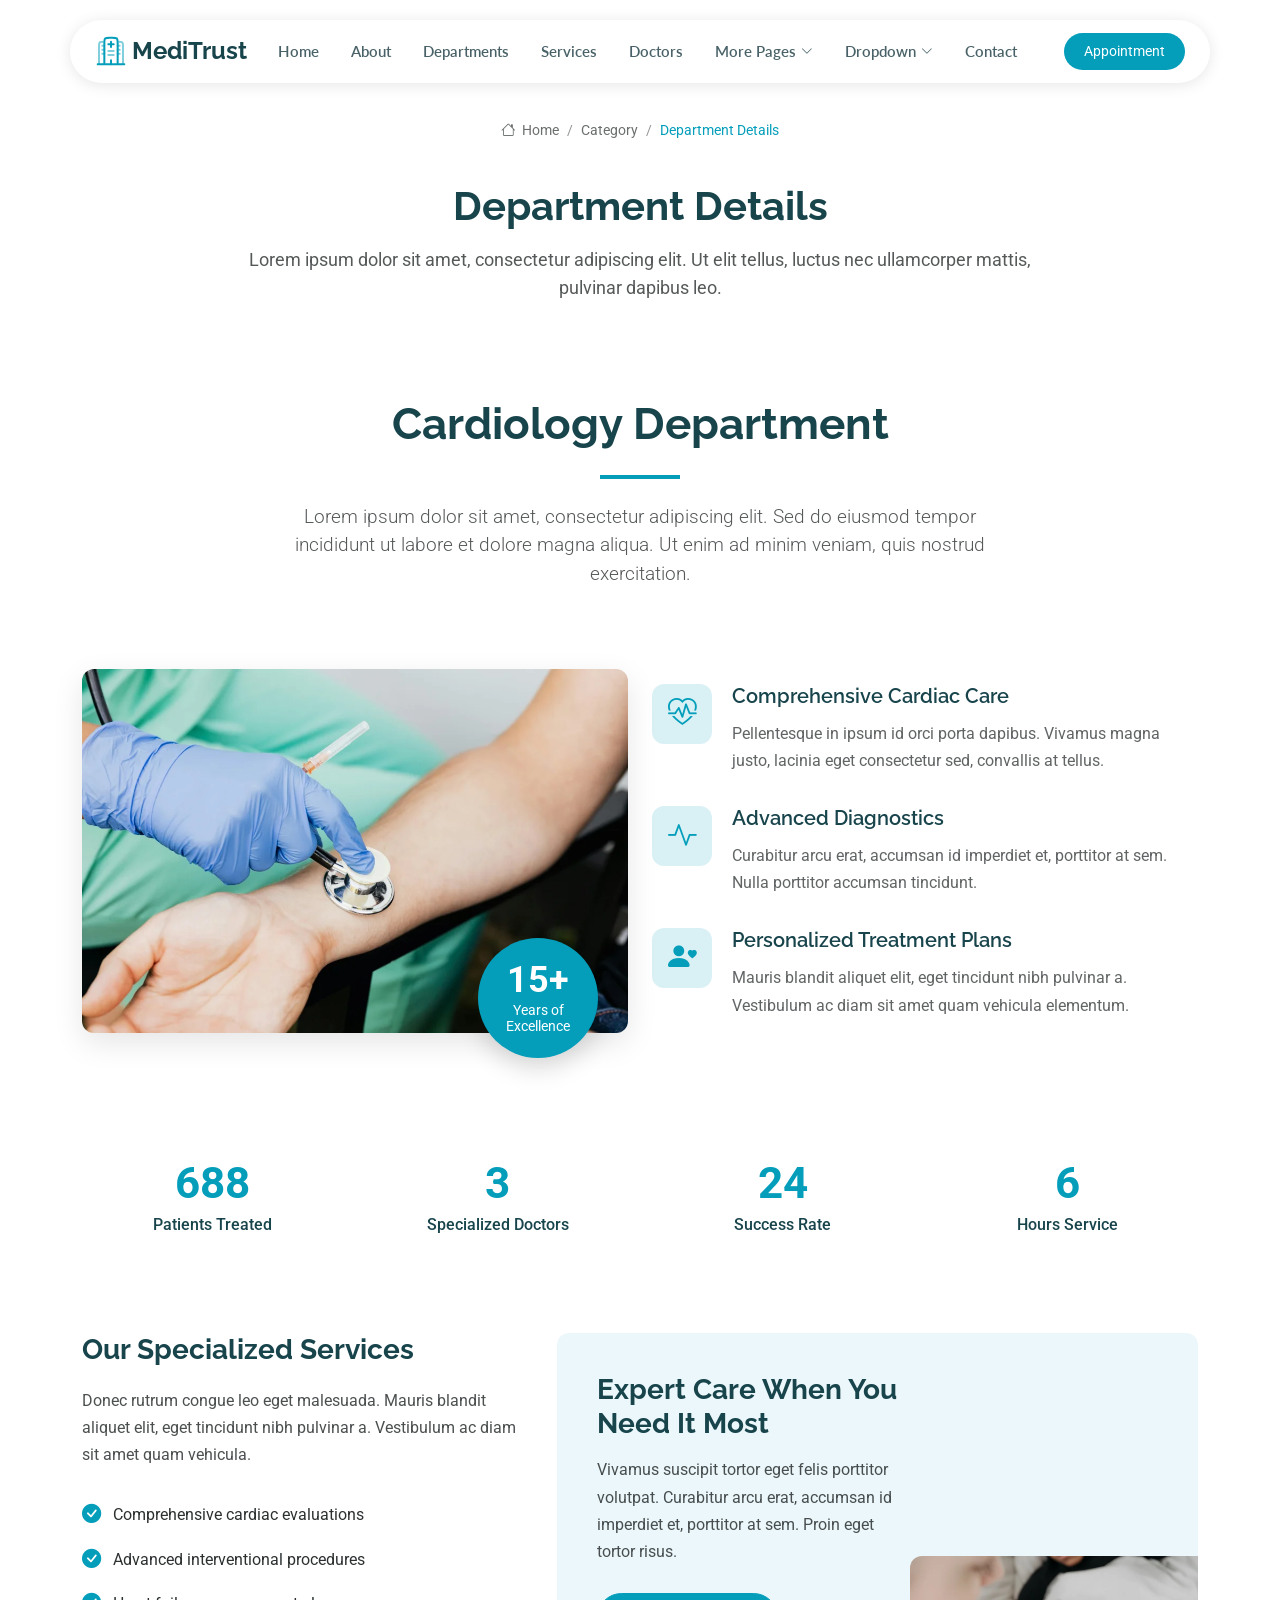
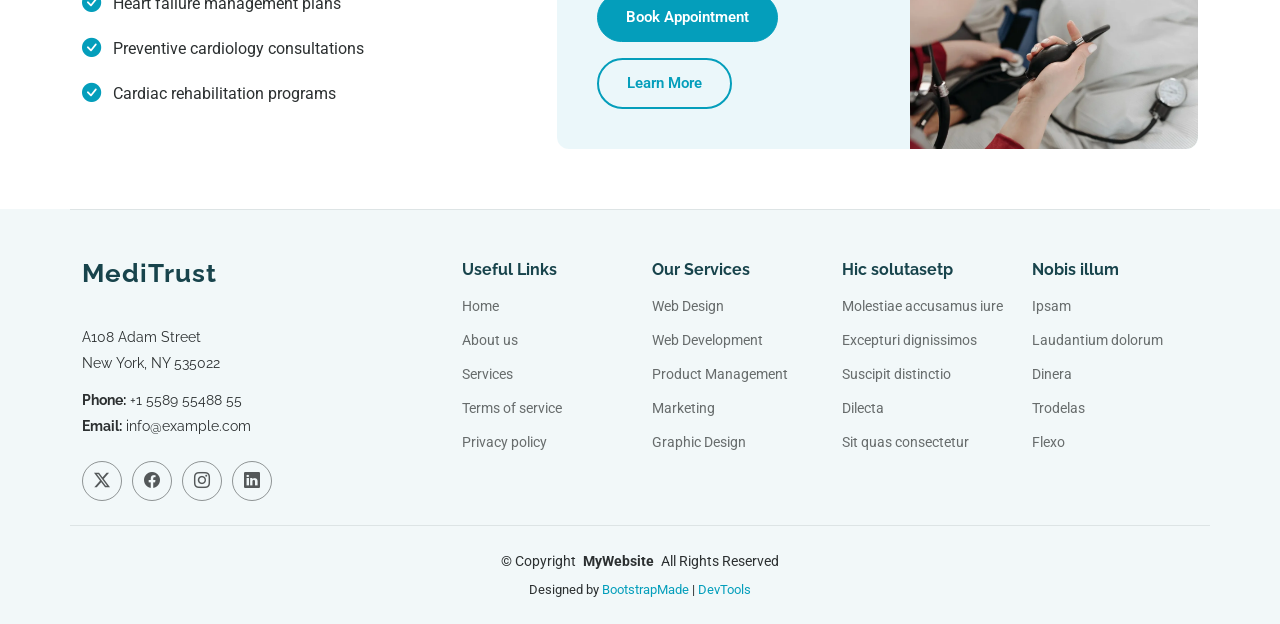
<file: MediTrust/MediTrust/department-details.html>
<!DOCTYPE html>
<html lang="en">

<head>
  <meta charset="utf-8">
  <meta content="width=device-width, initial-scale=1.0" name="viewport">
  <title>Department Details - MediTrust Bootstrap Template</title>
  <meta name="description" content="">
  <meta name="keywords" content="">

  <!-- Favicons -->
  <link href="assets/img/favicon.png" rel="icon">
  <link href="assets/img/apple-touch-icon.png" rel="apple-touch-icon">

  <!-- Fonts -->
  <link href="https://fonts.googleapis.com" rel="preconnect">
  <link href="https://fonts.gstatic.com" rel="preconnect" crossorigin>
  <link href="https://fonts.googleapis.com/css2?family=Roboto:ital,wght@0,100;0,300;0,400;0,500;0,700;0,900;1,100;1,300;1,400;1,500;1,700;1,900&family=Lato:ital,wght@0,100;0,300;0,400;0,700;0,900;1,100;1,300;1,400;1,700;1,900&family=Raleway:ital,wght@0,100;0,200;0,300;0,400;0,500;0,600;0,700;0,800;0,900;1,100;1,200;1,300;1,400;1,500;1,600;1,700;1,800;1,900&display=swap" rel="stylesheet">

  <!-- Vendor CSS Files -->
  <link href="assets/vendor/bootstrap/css/bootstrap.min.css" rel="stylesheet">
  <link href="assets/vendor/bootstrap-icons/bootstrap-icons.css" rel="stylesheet">
  <link href="assets/vendor/aos/aos.css" rel="stylesheet">
  <link href="assets/vendor/fontawesome-free/css/all.min.css" rel="stylesheet">
  <link href="assets/vendor/swiper/swiper-bundle.min.css" rel="stylesheet">
  <link href="assets/vendor/glightbox/css/glightbox.min.css" rel="stylesheet">

  <!-- Main CSS File -->
  <link href="assets/css/main.css" rel="stylesheet">

  <!-- =======================================================
  * Template Name: MediTrust
  * Template URL: https://bootstrapmade.com/meditrust-bootstrap-hospital-website-template/
  * Updated: Jul 04 2025 with Bootstrap v5.3.7
  * Author: BootstrapMade.com
  * License: https://bootstrapmade.com/license/
  ======================================================== -->
</head>

<body class="department-details-page">

  <header id="header" class="header d-flex align-items-center fixed-top">
    <div class="header-container container-fluid container-xl position-relative d-flex align-items-center justify-content-between">

      <a href="index.html" class="logo d-flex align-items-center me-auto me-xl-0">
        <!-- Uncomment the line below if you also wish to use an image logo -->
        <!-- <img src="assets/img/logo.webp" alt=""> -->
        <svg class="my-icon" viewBox="0 0 24 24" fill="none" xmlns="http://www.w3.org/2000/svg">
          <g id="bgCarrier" stroke-width="0"></g>
          <g id="tracerCarrier" stroke-linecap="round" stroke-linejoin="round"></g>
          <g id="iconCarrier">
            <path d="M22 22L2 22" stroke="currentColor" stroke-width="1.5" stroke-linecap="round"></path>
            <path d="M17 22V6C17 4.11438 17 3.17157 16.4142 2.58579C15.8284 2 14.8856 2 13 2H11C9.11438 2 8.17157 2 7.58579 2.58579C7 3.17157 7 4.11438 7 6V22" stroke="currentColor" stroke-width="1.5"></path>
            <path opacity="0.5" d="M21 22V8.5C21 7.09554 21 6.39331 20.6629 5.88886C20.517 5.67048 20.3295 5.48298 20.1111 5.33706C19.6067 5 18.9045 5 17.5 5" stroke="currentColor" stroke-width="1.5"></path>
            <path opacity="0.5" d="M3 22V8.5C3 7.09554 3 6.39331 3.33706 5.88886C3.48298 5.67048 3.67048 5.48298 3.88886 5.33706C4.39331 5 5.09554 5 6.5 5" stroke="currentColor" stroke-width="1.5"></path>
            <path d="M12 22V19" stroke="currentColor" stroke-width="1.5" stroke-linecap="round"></path>
            <path opacity="0.5" d="M10 12H14" stroke="currentColor" stroke-width="1.5" stroke-linecap="round"></path>
            <path opacity="0.5" d="M5.5 11H7" stroke="currentColor" stroke-width="1.5" stroke-linecap="round"></path>
            <path opacity="0.5" d="M5.5 14H7" stroke="currentColor" stroke-width="1.5" stroke-linecap="round"></path>
            <path opacity="0.5" d="M17 11H18.5" stroke="currentColor" stroke-width="1.5" stroke-linecap="round"></path>
            <path opacity="0.5" d="M17 14H18.5" stroke="currentColor" stroke-width="1.5" stroke-linecap="round"></path>
            <path opacity="0.5" d="M5.5 8H7" stroke="currentColor" stroke-width="1.5" stroke-linecap="round"></path>
            <path opacity="0.5" d="M17 8H18.5" stroke="currentColor" stroke-width="1.5" stroke-linecap="round"></path>
            <path opacity="0.5" d="M10 15H14" stroke="currentColor" stroke-width="1.5" stroke-linecap="round"></path>
            <path d="M12 9V5" stroke="currentColor" stroke-width="1.5" stroke-linecap="round" stroke-linejoin="round"></path>
            <path d="M14 7L10 7" stroke="currentColor" stroke-width="1.5" stroke-linecap="round" stroke-linejoin="round"></path>
          </g>
        </svg>

        <h1 class="sitename">MediTrust</h1>
      </a>

      <nav id="navmenu" class="navmenu">
        <ul>
          <li><a href="index.html">Home</a></li>
          <li><a href="about.html">About</a></li>
          <li><a href="departments.html">Departments</a></li>
          <li><a href="services.html">Services</a></li>
          <li><a href="doctors.html">Doctors</a></li>
          <li class="dropdown"><a href="#"><span>More Pages</span> <i class="bi bi-chevron-down toggle-dropdown"></i></a>
            <ul>
              <li><a href="department-details.html" class="active">Department Details</a></li>
              <li><a href="service-details.html">Service Details</a></li>
              <li><a href="appointment.html">Appointment</a></li>
              <li><a href="testimonials.html">Testimonials</a></li>
              <li><a href="faq.html">Frequently Asked Questions</a></li>
              <li><a href="gallery.html">Gallery</a></li>
              <li><a href="terms.html">Terms</a></li>
              <li><a href="privacy.html">Privacy</a></li>
              <li><a href="404.html">404</a></li>
            </ul>
          </li>
          <li class="dropdown"><a href="#"><span>Dropdown</span> <i class="bi bi-chevron-down toggle-dropdown"></i></a>
            <ul>
              <li><a href="#">Dropdown 1</a></li>
              <li class="dropdown"><a href="#"><span>Deep Dropdown</span> <i class="bi bi-chevron-down toggle-dropdown"></i></a>
                <ul>
                  <li><a href="#">Deep Dropdown 1</a></li>
                  <li><a href="#">Deep Dropdown 2</a></li>
                  <li><a href="#">Deep Dropdown 3</a></li>
                  <li><a href="#">Deep Dropdown 4</a></li>
                  <li><a href="#">Deep Dropdown 5</a></li>
                </ul>
              </li>
              <li><a href="#">Dropdown 2</a></li>
              <li><a href="#">Dropdown 3</a></li>
              <li><a href="#">Dropdown 4</a></li>
            </ul>
          </li>
          <li><a href="contact.html">Contact</a></li>
        </ul>
        <i class="mobile-nav-toggle d-xl-none bi bi-list"></i>
      </nav>

      <a class="btn-getstarted" href="appointment.html">Appointment</a>

    </div>
  </header>

  <main class="main">

    <!-- Page Title -->
    <div class="page-title">
      <div class="breadcrumbs">
        <nav aria-label="breadcrumb">
          <ol class="breadcrumb">
            <li class="breadcrumb-item"><a href="#"><i class="bi bi-house"></i> Home</a></li>
            <li class="breadcrumb-item"><a href="#">Category</a></li>
            <li class="breadcrumb-item active current">Department Details</li>
          </ol>
        </nav>
      </div>

      <div class="title-wrapper">
        <h1>Department Details</h1>
        <p>Lorem ipsum dolor sit amet, consectetur adipiscing elit. Ut elit tellus, luctus nec ullamcorper mattis, pulvinar dapibus leo.</p>
      </div>
    </div><!-- End Page Title -->

    <!-- Department Details Section -->
    <section id="department-details" class="department-details section">

      <div class="container" data-aos="fade-up" data-aos-delay="100">

        <div class="row gy-4">
          <div class="col-lg-8 mx-auto text-center intro" data-aos="fade-up" data-aos-delay="200">
            <h2>Cardiology Department</h2>
            <div class="divider mx-auto"></div>
            <p class="lead">Lorem ipsum dolor sit amet, consectetur adipiscing elit. Sed do eiusmod tempor incididunt ut labore et dolore magna aliqua. Ut enim ad minim veniam, quis nostrud exercitation.</p>
          </div>
        </div>

        <div class="department-overview mt-5">
          <div class="row gy-4">
            <div class="col-lg-6" data-aos="fade-right" data-aos-delay="300">
              <div class="department-image">
                <img src="assets/img/health/cardiology-1.webp" alt="Cardiology Department" class="img-fluid rounded-lg">
                <div class="experience-badge">
                  <span>15+</span>
                  <p>Years of Excellence</p>
                </div>
              </div>
            </div>

            <div class="col-lg-6" data-aos="fade-left" data-aos-delay="300">
              <div class="department-services">
                <div class="service-card">
                  <div class="icon"><i class="bi bi-heart-pulse"></i></div>
                  <div class="content">
                    <h4>Comprehensive Cardiac Care</h4>
                    <p>Pellentesque in ipsum id orci porta dapibus. Vivamus magna justo, lacinia eget consectetur sed, convallis at tellus.</p>
                  </div>
                </div>

                <div class="service-card">
                  <div class="icon"><i class="bi bi-activity"></i></div>
                  <div class="content">
                    <h4>Advanced Diagnostics</h4>
                    <p>Curabitur arcu erat, accumsan id imperdiet et, porttitor at sem. Nulla porttitor accumsan tincidunt.</p>
                  </div>
                </div>

                <div class="service-card">
                  <div class="icon"><i class="bi bi-person-heart"></i></div>
                  <div class="content">
                    <h4>Personalized Treatment Plans</h4>
                    <p>Mauris blandit aliquet elit, eget tincidunt nibh pulvinar a. Vestibulum ac diam sit amet quam vehicula elementum.</p>
                  </div>
                </div>
              </div>
            </div>
          </div>
        </div>

        <div class="department-stats" data-aos="fade-up" data-aos-delay="400">
          <div class="row gy-4">
            <div class="col-md-3 col-6">
              <div class="stat-item">
                <div class="number purecounter" data-purecounter-start="0" data-purecounter-end="2500" data-purecounter-duration="2">0</div>
                <p>Patients Treated</p>
              </div>
            </div>
            <div class="col-md-3 col-6">
              <div class="stat-item">
                <div class="number purecounter" data-purecounter-start="0" data-purecounter-end="12" data-purecounter-duration="2">0</div>
                <p>Specialized Doctors</p>
              </div>
            </div>
            <div class="col-md-3 col-6">
              <div class="stat-item">
                <div class="number purecounter" data-purecounter-start="0" data-purecounter-end="98" data-purecounter-duration="2">0</div>
                <p>Success Rate</p>
              </div>
            </div>
            <div class="col-md-3 col-6">
              <div class="stat-item">
                <div class="number purecounter" data-purecounter-start="0" data-purecounter-end="24" data-purecounter-duration="2">0</div>
                <p>Hours Service</p>
              </div>
            </div>
          </div>
        </div>

        <div class="key-services mt-5" data-aos="fade-up" data-aos-delay="500">
          <div class="row gy-4">
            <div class="col-lg-5" data-aos="fade-right" data-aos-delay="600">
              <h3>Our Specialized Services</h3>
              <p>Donec rutrum congue leo eget malesuada. Mauris blandit aliquet elit, eget tincidunt nibh pulvinar a. Vestibulum ac diam sit amet quam vehicula.</p>
              <ul class="service-list">
                <li><i class="bi bi-check-circle-fill"></i> Comprehensive cardiac evaluations</li>
                <li><i class="bi bi-check-circle-fill"></i> Advanced interventional procedures</li>
                <li><i class="bi bi-check-circle-fill"></i> Heart failure management plans</li>
                <li><i class="bi bi-check-circle-fill"></i> Preventive cardiology consultations</li>
                <li><i class="bi bi-check-circle-fill"></i> Cardiac rehabilitation programs</li>
              </ul>
            </div>
            <div class="col-lg-7" data-aos="fade-left" data-aos-delay="600">
              <div class="cta-wrapper">
                <div class="cta-content">
                  <h3>Expert Care When You Need It Most</h3>
                  <p>Vivamus suscipit tortor eget felis porttitor volutpat. Curabitur arcu erat, accumsan id imperdiet et, porttitor at sem. Proin eget tortor risus.</p>
                  <div class="cta-buttons">
                    <a href="appointment.html" class="btn btn-primary">Book Appointment</a>
                    <a href="services.html" class="btn btn-outline">Learn More</a>
                  </div>
                </div>
                <div class="cta-image">
                  <img src="assets/img/health/cardiology-3.webp" alt="Cardiology Team" class="img-fluid rounded-lg">
                </div>
              </div>
            </div>
          </div>
        </div>

      </div>

    </section><!-- /Department Details Section -->

  </main>

  <footer id="footer" class="footer position-relative light-background">

    <div class="container footer-top">
      <div class="row gy-4">
        <div class="col-lg-4 col-md-6 footer-about">
          <a href="index.html" class="logo d-flex align-items-center">
            <span class="sitename">MediTrust</span>
          </a>
          <div class="footer-contact pt-3">
            <p>A108 Adam Street</p>
            <p>New York, NY 535022</p>
            <p class="mt-3"><strong>Phone:</strong> <span>+1 5589 55488 55</span></p>
            <p><strong>Email:</strong> <span>info@example.com</span></p>
          </div>
          <div class="social-links d-flex mt-4">
            <a href=""><i class="bi bi-twitter-x"></i></a>
            <a href=""><i class="bi bi-facebook"></i></a>
            <a href=""><i class="bi bi-instagram"></i></a>
            <a href=""><i class="bi bi-linkedin"></i></a>
          </div>
        </div>

        <div class="col-lg-2 col-md-3 footer-links">
          <h4>Useful Links</h4>
          <ul>
            <li><a href="#">Home</a></li>
            <li><a href="#">About us</a></li>
            <li><a href="#">Services</a></li>
            <li><a href="#">Terms of service</a></li>
            <li><a href="#">Privacy policy</a></li>
          </ul>
        </div>

        <div class="col-lg-2 col-md-3 footer-links">
          <h4>Our Services</h4>
          <ul>
            <li><a href="#">Web Design</a></li>
            <li><a href="#">Web Development</a></li>
            <li><a href="#">Product Management</a></li>
            <li><a href="#">Marketing</a></li>
            <li><a href="#">Graphic Design</a></li>
          </ul>
        </div>

        <div class="col-lg-2 col-md-3 footer-links">
          <h4>Hic solutasetp</h4>
          <ul>
            <li><a href="#">Molestiae accusamus iure</a></li>
            <li><a href="#">Excepturi dignissimos</a></li>
            <li><a href="#">Suscipit distinctio</a></li>
            <li><a href="#">Dilecta</a></li>
            <li><a href="#">Sit quas consectetur</a></li>
          </ul>
        </div>

        <div class="col-lg-2 col-md-3 footer-links">
          <h4>Nobis illum</h4>
          <ul>
            <li><a href="#">Ipsam</a></li>
            <li><a href="#">Laudantium dolorum</a></li>
            <li><a href="#">Dinera</a></li>
            <li><a href="#">Trodelas</a></li>
            <li><a href="#">Flexo</a></li>
          </ul>
        </div>

      </div>
    </div>

    <div class="container copyright text-center mt-4">
      <p>© <span>Copyright</span> <strong class="px-1 sitename">MyWebsite</strong> <span>All Rights Reserved</span></p>
      <div class="credits">
        <!-- All the links in the footer should remain intact. -->
        <!-- You can delete the links only if you've purchased the pro version. -->
        <!-- Licensing information: https://bootstrapmade.com/license/ -->
        <!-- Purchase the pro version with working PHP/AJAX contact form: [buy-url] -->
        Designed by <a href="https://bootstrapmade.com/">BootstrapMade</a> | <a href="https://bootstrapmade.com/tools/">DevTools</a>
      </div>
    </div>

  </footer>

  <!-- Scroll Top -->
  <a href="#" id="scroll-top" class="scroll-top d-flex align-items-center justify-content-center"><i class="bi bi-arrow-up-short"></i></a>

  <!-- Preloader -->
  <div id="preloader"></div>

  <!-- Vendor JS Files -->
  <script src="assets/vendor/bootstrap/js/bootstrap.bundle.min.js"></script>
  <script src="assets/vendor/php-email-form/validate.js"></script>
  <script src="assets/vendor/aos/aos.js"></script>
  <script src="assets/vendor/purecounter/purecounter_vanilla.js"></script>
  <script src="assets/vendor/swiper/swiper-bundle.min.js"></script>
  <script src="assets/vendor/imagesloaded/imagesloaded.pkgd.min.js"></script>
  <script src="assets/vendor/isotope-layout/isotope.pkgd.min.js"></script>
  <script src="assets/vendor/glightbox/js/glightbox.min.js"></script>

  <!-- Main JS File -->
  <script src="assets/js/main.js"></script>

</body>

</html>
</file>
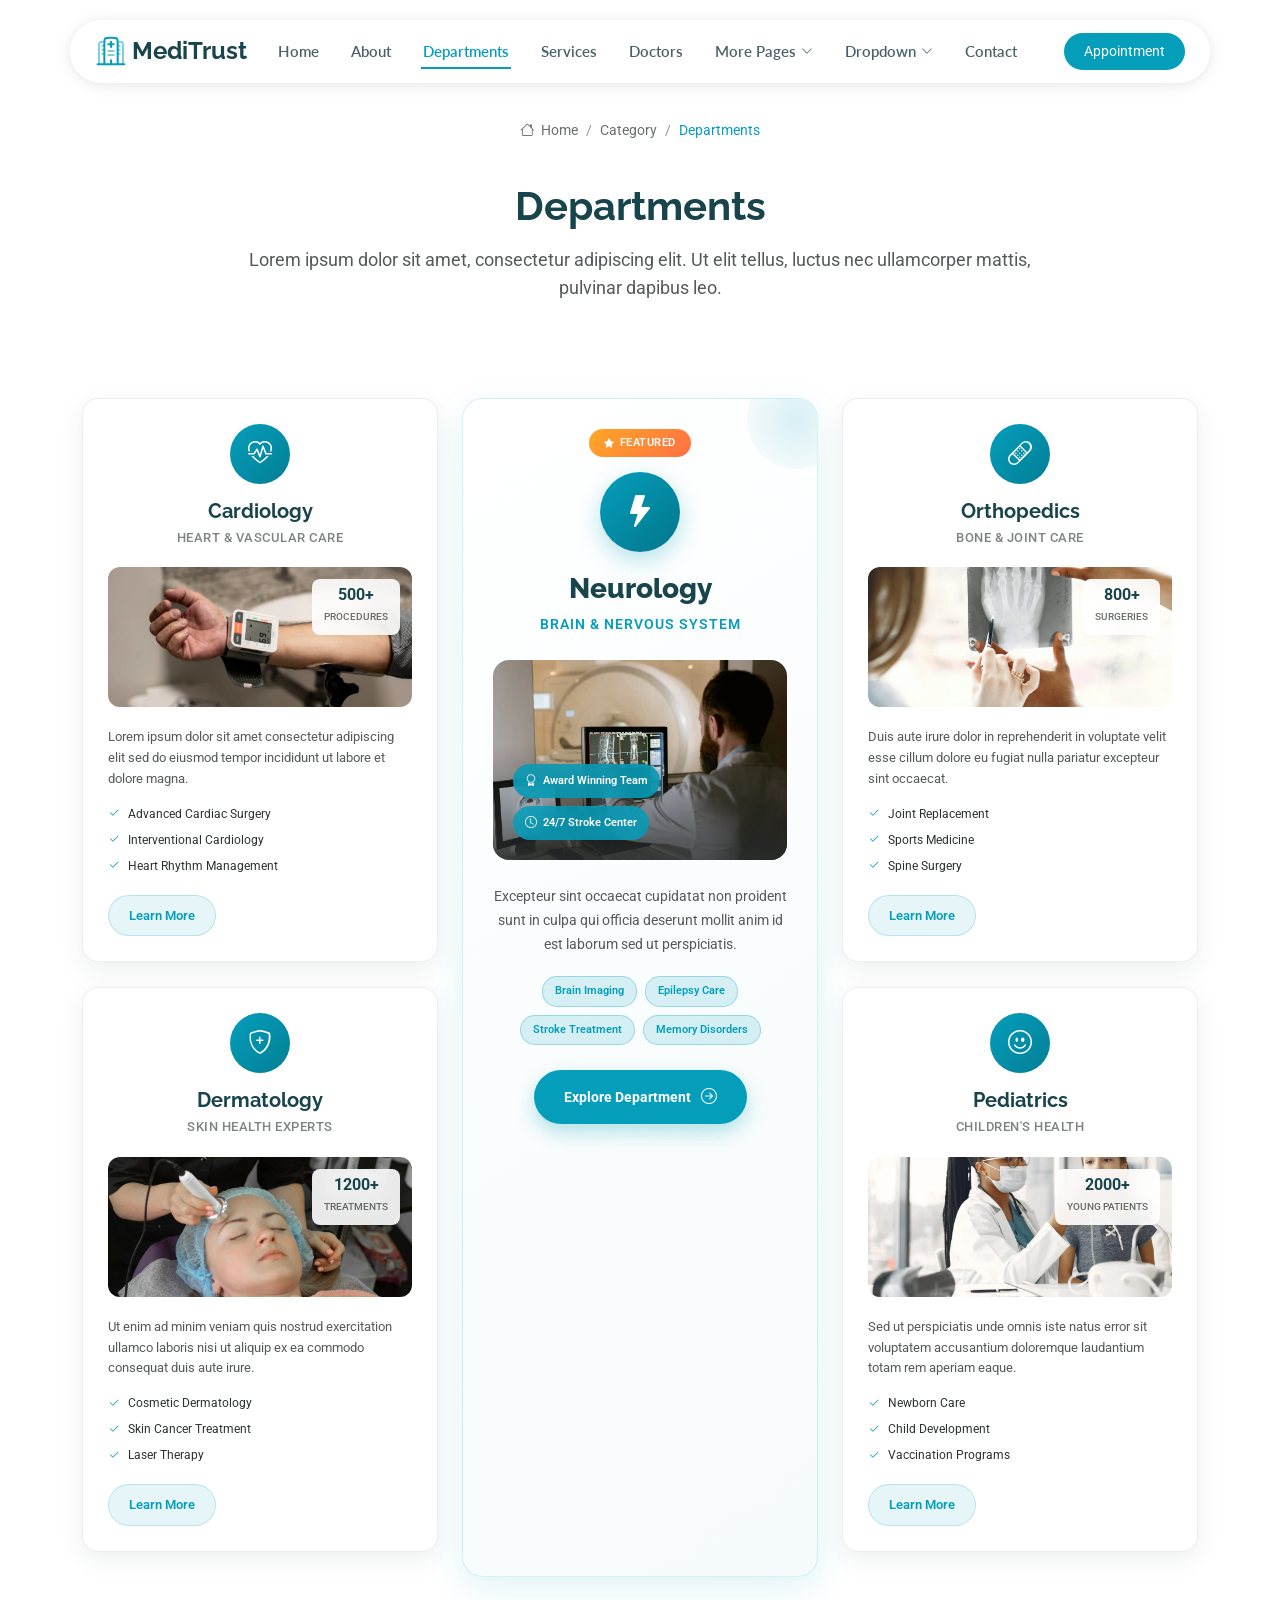
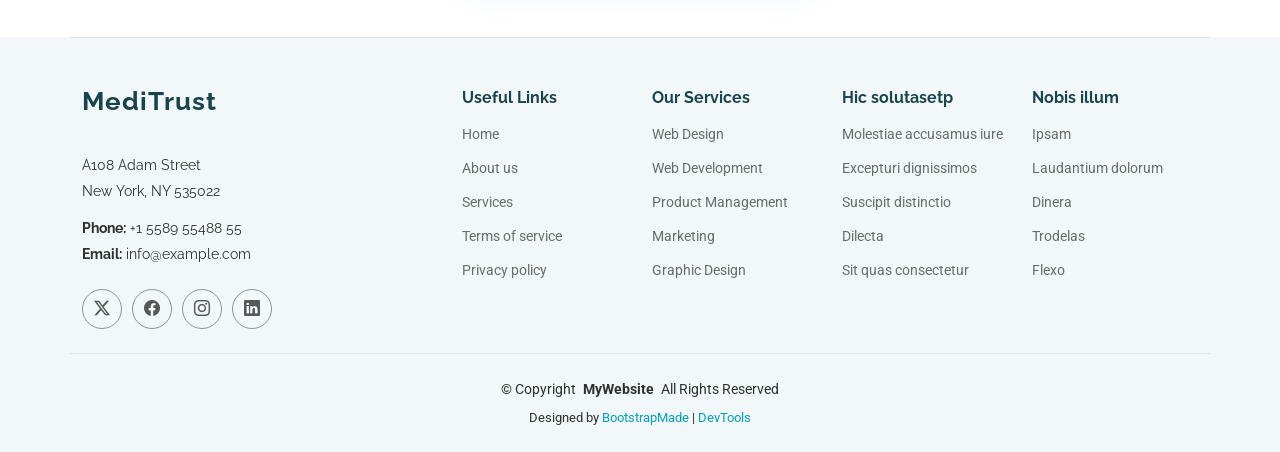
<file: MediTrust/MediTrust/departments.html>
<!DOCTYPE html>
<html lang="en">

<head>
  <meta charset="utf-8">
  <meta content="width=device-width, initial-scale=1.0" name="viewport">
  <title>Departments - MediTrust Bootstrap Template</title>
  <meta name="description" content="">
  <meta name="keywords" content="">

  <!-- Favicons -->
  <link href="assets/img/favicon.png" rel="icon">
  <link href="assets/img/apple-touch-icon.png" rel="apple-touch-icon">

  <!-- Fonts -->
  <link href="https://fonts.googleapis.com" rel="preconnect">
  <link href="https://fonts.gstatic.com" rel="preconnect" crossorigin>
  <link href="https://fonts.googleapis.com/css2?family=Roboto:ital,wght@0,100;0,300;0,400;0,500;0,700;0,900;1,100;1,300;1,400;1,500;1,700;1,900&family=Lato:ital,wght@0,100;0,300;0,400;0,700;0,900;1,100;1,300;1,400;1,700;1,900&family=Raleway:ital,wght@0,100;0,200;0,300;0,400;0,500;0,600;0,700;0,800;0,900;1,100;1,200;1,300;1,400;1,500;1,600;1,700;1,800;1,900&display=swap" rel="stylesheet">

  <!-- Vendor CSS Files -->
  <link href="assets/vendor/bootstrap/css/bootstrap.min.css" rel="stylesheet">
  <link href="assets/vendor/bootstrap-icons/bootstrap-icons.css" rel="stylesheet">
  <link href="assets/vendor/aos/aos.css" rel="stylesheet">
  <link href="assets/vendor/fontawesome-free/css/all.min.css" rel="stylesheet">
  <link href="assets/vendor/swiper/swiper-bundle.min.css" rel="stylesheet">
  <link href="assets/vendor/glightbox/css/glightbox.min.css" rel="stylesheet">

  <!-- Main CSS File -->
  <link href="assets/css/main.css" rel="stylesheet">

  <!-- =======================================================
  * Template Name: MediTrust
  * Template URL: https://bootstrapmade.com/meditrust-bootstrap-hospital-website-template/
  * Updated: Jul 04 2025 with Bootstrap v5.3.7
  * Author: BootstrapMade.com
  * License: https://bootstrapmade.com/license/
  ======================================================== -->
</head>

<body class="departments-page">

  <header id="header" class="header d-flex align-items-center fixed-top">
    <div class="header-container container-fluid container-xl position-relative d-flex align-items-center justify-content-between">

      <a href="index.html" class="logo d-flex align-items-center me-auto me-xl-0">
        <!-- Uncomment the line below if you also wish to use an image logo -->
        <!-- <img src="assets/img/logo.webp" alt=""> -->
        <svg class="my-icon" viewBox="0 0 24 24" fill="none" xmlns="http://www.w3.org/2000/svg">
          <g id="bgCarrier" stroke-width="0"></g>
          <g id="tracerCarrier" stroke-linecap="round" stroke-linejoin="round"></g>
          <g id="iconCarrier">
            <path d="M22 22L2 22" stroke="currentColor" stroke-width="1.5" stroke-linecap="round"></path>
            <path d="M17 22V6C17 4.11438 17 3.17157 16.4142 2.58579C15.8284 2 14.8856 2 13 2H11C9.11438 2 8.17157 2 7.58579 2.58579C7 3.17157 7 4.11438 7 6V22" stroke="currentColor" stroke-width="1.5"></path>
            <path opacity="0.5" d="M21 22V8.5C21 7.09554 21 6.39331 20.6629 5.88886C20.517 5.67048 20.3295 5.48298 20.1111 5.33706C19.6067 5 18.9045 5 17.5 5" stroke="currentColor" stroke-width="1.5"></path>
            <path opacity="0.5" d="M3 22V8.5C3 7.09554 3 6.39331 3.33706 5.88886C3.48298 5.67048 3.67048 5.48298 3.88886 5.33706C4.39331 5 5.09554 5 6.5 5" stroke="currentColor" stroke-width="1.5"></path>
            <path d="M12 22V19" stroke="currentColor" stroke-width="1.5" stroke-linecap="round"></path>
            <path opacity="0.5" d="M10 12H14" stroke="currentColor" stroke-width="1.5" stroke-linecap="round"></path>
            <path opacity="0.5" d="M5.5 11H7" stroke="currentColor" stroke-width="1.5" stroke-linecap="round"></path>
            <path opacity="0.5" d="M5.5 14H7" stroke="currentColor" stroke-width="1.5" stroke-linecap="round"></path>
            <path opacity="0.5" d="M17 11H18.5" stroke="currentColor" stroke-width="1.5" stroke-linecap="round"></path>
            <path opacity="0.5" d="M17 14H18.5" stroke="currentColor" stroke-width="1.5" stroke-linecap="round"></path>
            <path opacity="0.5" d="M5.5 8H7" stroke="currentColor" stroke-width="1.5" stroke-linecap="round"></path>
            <path opacity="0.5" d="M17 8H18.5" stroke="currentColor" stroke-width="1.5" stroke-linecap="round"></path>
            <path opacity="0.5" d="M10 15H14" stroke="currentColor" stroke-width="1.5" stroke-linecap="round"></path>
            <path d="M12 9V5" stroke="currentColor" stroke-width="1.5" stroke-linecap="round" stroke-linejoin="round"></path>
            <path d="M14 7L10 7" stroke="currentColor" stroke-width="1.5" stroke-linecap="round" stroke-linejoin="round"></path>
          </g>
        </svg>

        <h1 class="sitename">MediTrust</h1>
      </a>

      <nav id="navmenu" class="navmenu">
        <ul>
          <li><a href="index.html">Home</a></li>
          <li><a href="about.html">About</a></li>
          <li><a href="departments.html" class="active">Departments</a></li>
          <li><a href="services.html">Services</a></li>
          <li><a href="doctors.html">Doctors</a></li>
          <li class="dropdown"><a href="#"><span>More Pages</span> <i class="bi bi-chevron-down toggle-dropdown"></i></a>
            <ul>
              <li><a href="department-details.html">Department Details</a></li>
              <li><a href="service-details.html">Service Details</a></li>
              <li><a href="appointment.html">Appointment</a></li>
              <li><a href="testimonials.html">Testimonials</a></li>
              <li><a href="faq.html">Frequently Asked Questions</a></li>
              <li><a href="gallery.html">Gallery</a></li>
              <li><a href="terms.html">Terms</a></li>
              <li><a href="privacy.html">Privacy</a></li>
              <li><a href="404.html">404</a></li>
            </ul>
          </li>
          <li class="dropdown"><a href="#"><span>Dropdown</span> <i class="bi bi-chevron-down toggle-dropdown"></i></a>
            <ul>
              <li><a href="#">Dropdown 1</a></li>
              <li class="dropdown"><a href="#"><span>Deep Dropdown</span> <i class="bi bi-chevron-down toggle-dropdown"></i></a>
                <ul>
                  <li><a href="#">Deep Dropdown 1</a></li>
                  <li><a href="#">Deep Dropdown 2</a></li>
                  <li><a href="#">Deep Dropdown 3</a></li>
                  <li><a href="#">Deep Dropdown 4</a></li>
                  <li><a href="#">Deep Dropdown 5</a></li>
                </ul>
              </li>
              <li><a href="#">Dropdown 2</a></li>
              <li><a href="#">Dropdown 3</a></li>
              <li><a href="#">Dropdown 4</a></li>
            </ul>
          </li>
          <li><a href="contact.html">Contact</a></li>
        </ul>
        <i class="mobile-nav-toggle d-xl-none bi bi-list"></i>
      </nav>

      <a class="btn-getstarted" href="appointment.html">Appointment</a>

    </div>
  </header>

  <main class="main">

    <!-- Page Title -->
    <div class="page-title">
      <div class="breadcrumbs">
        <nav aria-label="breadcrumb">
          <ol class="breadcrumb">
            <li class="breadcrumb-item"><a href="#"><i class="bi bi-house"></i> Home</a></li>
            <li class="breadcrumb-item"><a href="#">Category</a></li>
            <li class="breadcrumb-item active current">Departments</li>
          </ol>
        </nav>
      </div>

      <div class="title-wrapper">
        <h1>Departments</h1>
        <p>Lorem ipsum dolor sit amet, consectetur adipiscing elit. Ut elit tellus, luctus nec ullamcorper mattis, pulvinar dapibus leo.</p>
      </div>
    </div><!-- End Page Title -->

    <!-- Departments Section -->
    <section id="departments" class="departments section">

      <div class="container" data-aos="fade-up" data-aos-delay="100">

        <div class="row gy-4">

          <!-- First Column with 2 departments -->
          <div class="col-lg-4" data-aos="zoom-in" data-aos-delay="200">
            <div class="department-card">
              <div class="department-header">
                <div class="department-icon">
                  <i class="bi bi-heart-pulse"></i>
                </div>
                <h3>Cardiology</h3>
                <p class="department-subtitle">Heart &amp; Vascular Care</p>
              </div>
              <div class="department-image-wrapper">
                <img src="assets/img/health/cardiology-2.webp" alt="Cardiology" class="img-fluid" loading="lazy">
                <div class="department-stats">
                  <div class="stat-item">
                    <span class="stat-number">500+</span>
                    <span class="stat-label">Procedures</span>
                  </div>
                </div>
              </div>
              <div class="department-content">
                <p>Lorem ipsum dolor sit amet consectetur adipiscing elit sed do eiusmod tempor incididunt ut labore et dolore magna.</p>
                <ul class="department-highlights">
                  <li><i class="bi bi-check2"></i> Advanced Cardiac Surgery</li>
                  <li><i class="bi bi-check2"></i> Interventional Cardiology</li>
                  <li><i class="bi bi-check2"></i> Heart Rhythm Management</li>
                </ul>
                <a href="department-details.html" class="department-link">Learn More</a>
              </div>
            </div>

            <div class="department-card" data-aos="zoom-in" data-aos-delay="350">
              <div class="department-header">
                <div class="department-icon">
                  <i class="bi bi-shield-plus"></i>
                </div>
                <h3>Dermatology</h3>
                <p class="department-subtitle">Skin Health Experts</p>
              </div>
              <div class="department-image-wrapper">
                <img src="assets/img/health/dermatology-3.webp" alt="Dermatology" class="img-fluid" loading="lazy">
                <div class="department-stats">
                  <div class="stat-item">
                    <span class="stat-number">1200+</span>
                    <span class="stat-label">Treatments</span>
                  </div>
                </div>
              </div>
              <div class="department-content">
                <p>Ut enim ad minim veniam quis nostrud exercitation ullamco laboris nisi ut aliquip ex ea commodo consequat duis aute irure.</p>
                <ul class="department-highlights">
                  <li><i class="bi bi-check2"></i> Cosmetic Dermatology</li>
                  <li><i class="bi bi-check2"></i> Skin Cancer Treatment</li>
                  <li><i class="bi bi-check2"></i> Laser Therapy</li>
                </ul>
                <a href="department-details.html" class="department-link">Learn More</a>
              </div>
            </div>
          </div><!-- End First Column -->

          <!-- Second Column - Featured Department -->
          <div class="col-lg-4" data-aos="fade-up" data-aos-delay="250">
            <div class="featured-department">
              <div class="featured-header">
                <div class="featured-badge">
                  <i class="bi bi-star-fill"></i>
                  <span>Featured</span>
                </div>
                <div class="featured-icon">
                  <i class="bi bi-lightning-fill"></i>
                </div>
                <h2>Neurology</h2>
                <p class="featured-subtitle">Brain &amp; Nervous System</p>
              </div>
              <div class="featured-image">
                <img src="assets/img/health/neurology-4.webp" alt="Neurology Department" class="img-fluid" loading="lazy">
                <div class="featured-overlay">
                  <div class="achievement-list">
                    <div class="achievement-item">
                      <i class="bi bi-award"></i>
                      <span>Award Winning Team</span>
                    </div>
                    <div class="achievement-item">
                      <i class="bi bi-clock"></i>
                      <span>24/7 Stroke Center</span>
                    </div>
                  </div>
                </div>
              </div>
              <div class="featured-content">
                <p>Excepteur sint occaecat cupidatat non proident sunt in culpa qui officia deserunt mollit anim id est laborum sed ut perspiciatis.</p>
                <div class="featured-services">
                  <div class="service-tag">Brain Imaging</div>
                  <div class="service-tag">Epilepsy Care</div>
                  <div class="service-tag">Stroke Treatment</div>
                  <div class="service-tag">Memory Disorders</div>
                </div>
                <a href="department-details.html" class="featured-btn">
                  Explore Department
                  <i class="bi bi-arrow-right-circle"></i>
                </a>
              </div>
            </div>
          </div><!-- End Featured Department -->

          <!-- Third Column with 2 departments -->
          <div class="col-lg-4" data-aos="zoom-in" data-aos-delay="300">
            <div class="department-card">
              <div class="department-header">
                <div class="department-icon">
                  <i class="bi bi-bandaid"></i>
                </div>
                <h3>Orthopedics</h3>
                <p class="department-subtitle">Bone &amp; Joint Care</p>
              </div>
              <div class="department-image-wrapper">
                <img src="assets/img/health/orthopedics-4.webp" alt="Orthopedics" class="img-fluid" loading="lazy">
                <div class="department-stats">
                  <div class="stat-item">
                    <span class="stat-number">800+</span>
                    <span class="stat-label">Surgeries</span>
                  </div>
                </div>
              </div>
              <div class="department-content">
                <p>Duis aute irure dolor in reprehenderit in voluptate velit esse cillum dolore eu fugiat nulla pariatur excepteur sint occaecat.</p>
                <ul class="department-highlights">
                  <li><i class="bi bi-check2"></i> Joint Replacement</li>
                  <li><i class="bi bi-check2"></i> Sports Medicine</li>
                  <li><i class="bi bi-check2"></i> Spine Surgery</li>
                </ul>
                <a href="department-details.html" class="department-link">Learn More</a>
              </div>
            </div>

            <div class="department-card" data-aos="zoom-in" data-aos-delay="400">
              <div class="department-header">
                <div class="department-icon">
                  <i class="bi bi-emoji-smile"></i>
                </div>
                <h3>Pediatrics</h3>
                <p class="department-subtitle">Children's Health</p>
              </div>
              <div class="department-image-wrapper">
                <img src="assets/img/health/pediatrics-2.webp" alt="Pediatrics" class="img-fluid" loading="lazy">
                <div class="department-stats">
                  <div class="stat-item">
                    <span class="stat-number">2000+</span>
                    <span class="stat-label">Young Patients</span>
                  </div>
                </div>
              </div>
              <div class="department-content">
                <p>Sed ut perspiciatis unde omnis iste natus error sit voluptatem accusantium doloremque laudantium totam rem aperiam eaque.</p>
                <ul class="department-highlights">
                  <li><i class="bi bi-check2"></i> Newborn Care</li>
                  <li><i class="bi bi-check2"></i> Child Development</li>
                  <li><i class="bi bi-check2"></i> Vaccination Programs</li>
                </ul>
                <a href="department-details.html" class="department-link">Learn More</a>
              </div>
            </div>
          </div><!-- End Third Column -->

        </div>

      </div>

    </section><!-- /Departments Section -->

  </main>

  <footer id="footer" class="footer position-relative light-background">

    <div class="container footer-top">
      <div class="row gy-4">
        <div class="col-lg-4 col-md-6 footer-about">
          <a href="index.html" class="logo d-flex align-items-center">
            <span class="sitename">MediTrust</span>
          </a>
          <div class="footer-contact pt-3">
            <p>A108 Adam Street</p>
            <p>New York, NY 535022</p>
            <p class="mt-3"><strong>Phone:</strong> <span>+1 5589 55488 55</span></p>
            <p><strong>Email:</strong> <span>info@example.com</span></p>
          </div>
          <div class="social-links d-flex mt-4">
            <a href=""><i class="bi bi-twitter-x"></i></a>
            <a href=""><i class="bi bi-facebook"></i></a>
            <a href=""><i class="bi bi-instagram"></i></a>
            <a href=""><i class="bi bi-linkedin"></i></a>
          </div>
        </div>

        <div class="col-lg-2 col-md-3 footer-links">
          <h4>Useful Links</h4>
          <ul>
            <li><a href="#">Home</a></li>
            <li><a href="#">About us</a></li>
            <li><a href="#">Services</a></li>
            <li><a href="#">Terms of service</a></li>
            <li><a href="#">Privacy policy</a></li>
          </ul>
        </div>

        <div class="col-lg-2 col-md-3 footer-links">
          <h4>Our Services</h4>
          <ul>
            <li><a href="#">Web Design</a></li>
            <li><a href="#">Web Development</a></li>
            <li><a href="#">Product Management</a></li>
            <li><a href="#">Marketing</a></li>
            <li><a href="#">Graphic Design</a></li>
          </ul>
        </div>

        <div class="col-lg-2 col-md-3 footer-links">
          <h4>Hic solutasetp</h4>
          <ul>
            <li><a href="#">Molestiae accusamus iure</a></li>
            <li><a href="#">Excepturi dignissimos</a></li>
            <li><a href="#">Suscipit distinctio</a></li>
            <li><a href="#">Dilecta</a></li>
            <li><a href="#">Sit quas consectetur</a></li>
          </ul>
        </div>

        <div class="col-lg-2 col-md-3 footer-links">
          <h4>Nobis illum</h4>
          <ul>
            <li><a href="#">Ipsam</a></li>
            <li><a href="#">Laudantium dolorum</a></li>
            <li><a href="#">Dinera</a></li>
            <li><a href="#">Trodelas</a></li>
            <li><a href="#">Flexo</a></li>
          </ul>
        </div>

      </div>
    </div>

    <div class="container copyright text-center mt-4">
      <p>© <span>Copyright</span> <strong class="px-1 sitename">MyWebsite</strong> <span>All Rights Reserved</span></p>
      <div class="credits">
        <!-- All the links in the footer should remain intact. -->
        <!-- You can delete the links only if you've purchased the pro version. -->
        <!-- Licensing information: https://bootstrapmade.com/license/ -->
        <!-- Purchase the pro version with working PHP/AJAX contact form: [buy-url] -->
        Designed by <a href="https://bootstrapmade.com/">BootstrapMade</a> | <a href="https://bootstrapmade.com/tools/">DevTools</a>
      </div>
    </div>

  </footer>

  <!-- Scroll Top -->
  <a href="#" id="scroll-top" class="scroll-top d-flex align-items-center justify-content-center"><i class="bi bi-arrow-up-short"></i></a>

  <!-- Preloader -->
  <div id="preloader"></div>

  <!-- Vendor JS Files -->
  <script src="assets/vendor/bootstrap/js/bootstrap.bundle.min.js"></script>
  <script src="assets/vendor/php-email-form/validate.js"></script>
  <script src="assets/vendor/aos/aos.js"></script>
  <script src="assets/vendor/purecounter/purecounter_vanilla.js"></script>
  <script src="assets/vendor/swiper/swiper-bundle.min.js"></script>
  <script src="assets/vendor/imagesloaded/imagesloaded.pkgd.min.js"></script>
  <script src="assets/vendor/isotope-layout/isotope.pkgd.min.js"></script>
  <script src="assets/vendor/glightbox/js/glightbox.min.js"></script>

  <!-- Main JS File -->
  <script src="assets/js/main.js"></script>

</body>

</html>
</file>
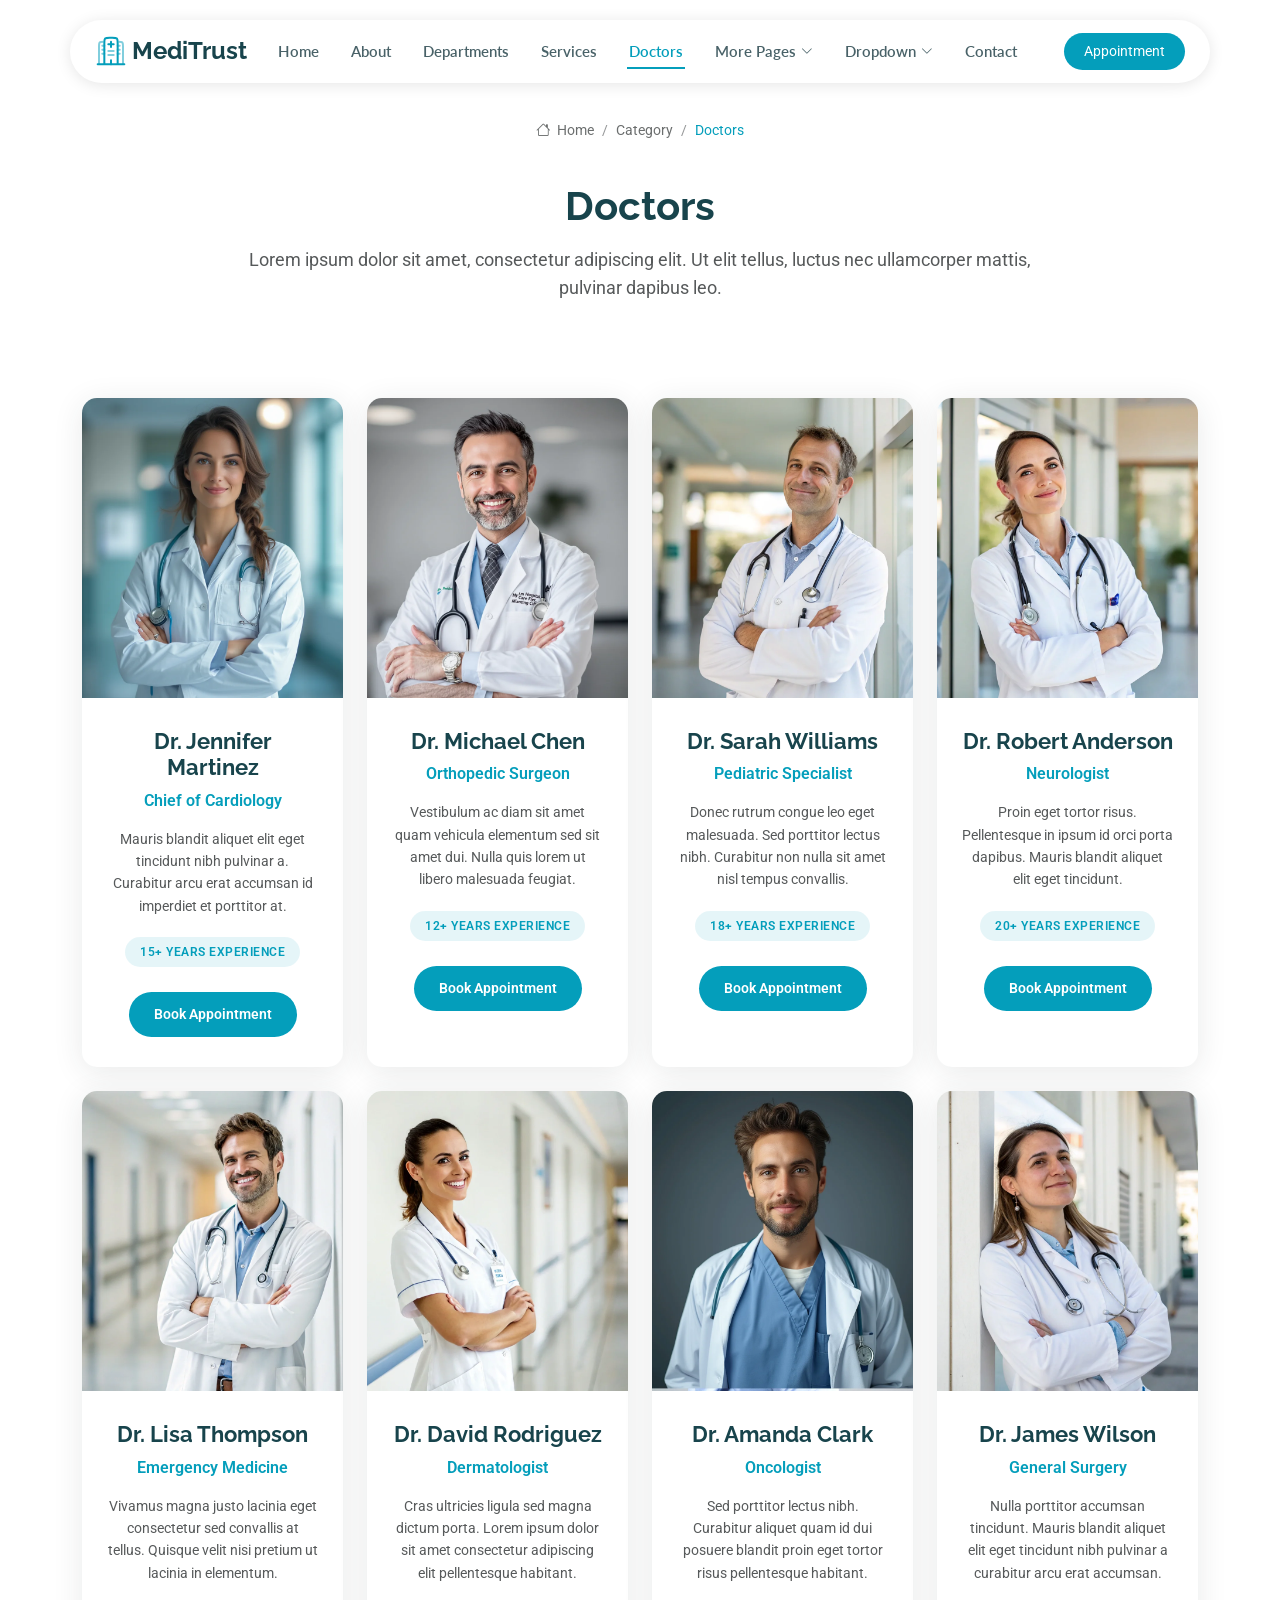
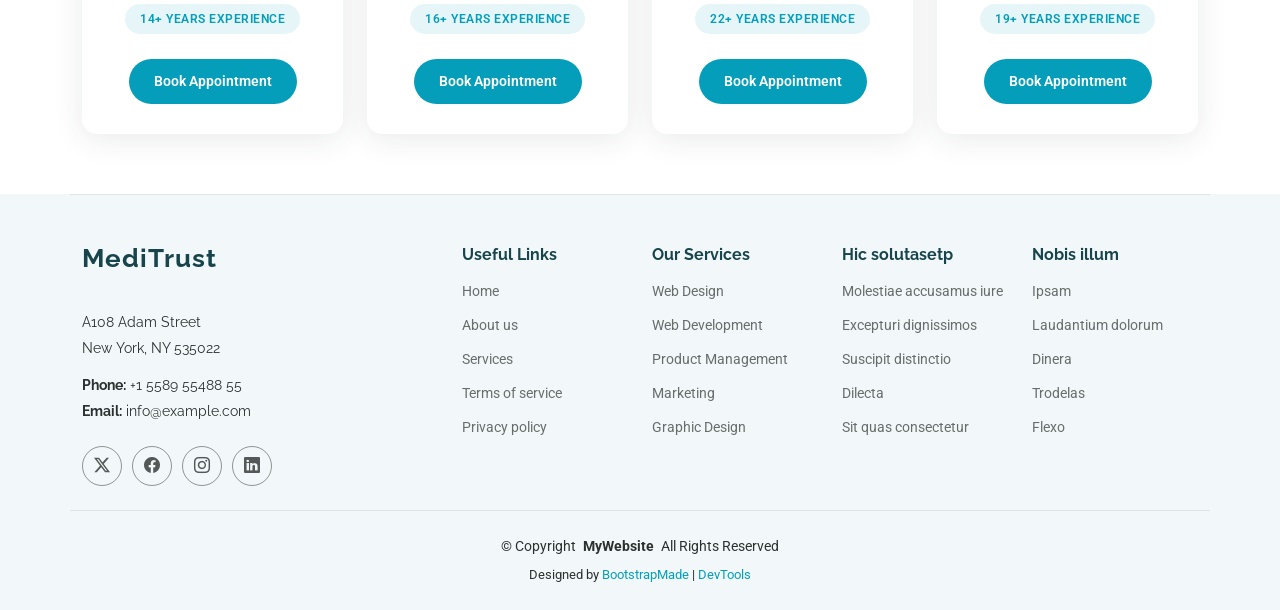
<file: MediTrust/MediTrust/doctors.html>
<!DOCTYPE html>
<html lang="en">

<head>
  <meta charset="utf-8">
  <meta content="width=device-width, initial-scale=1.0" name="viewport">
  <title>Doctors - MediTrust Bootstrap Template</title>
  <meta name="description" content="">
  <meta name="keywords" content="">

  <!-- Favicons -->
  <link href="assets/img/favicon.png" rel="icon">
  <link href="assets/img/apple-touch-icon.png" rel="apple-touch-icon">

  <!-- Fonts -->
  <link href="https://fonts.googleapis.com" rel="preconnect">
  <link href="https://fonts.gstatic.com" rel="preconnect" crossorigin>
  <link href="https://fonts.googleapis.com/css2?family=Roboto:ital,wght@0,100;0,300;0,400;0,500;0,700;0,900;1,100;1,300;1,400;1,500;1,700;1,900&family=Lato:ital,wght@0,100;0,300;0,400;0,700;0,900;1,100;1,300;1,400;1,700;1,900&family=Raleway:ital,wght@0,100;0,200;0,300;0,400;0,500;0,600;0,700;0,800;0,900;1,100;1,200;1,300;1,400;1,500;1,600;1,700;1,800;1,900&display=swap" rel="stylesheet">

  <!-- Vendor CSS Files -->
  <link href="assets/vendor/bootstrap/css/bootstrap.min.css" rel="stylesheet">
  <link href="assets/vendor/bootstrap-icons/bootstrap-icons.css" rel="stylesheet">
  <link href="assets/vendor/aos/aos.css" rel="stylesheet">
  <link href="assets/vendor/fontawesome-free/css/all.min.css" rel="stylesheet">
  <link href="assets/vendor/swiper/swiper-bundle.min.css" rel="stylesheet">
  <link href="assets/vendor/glightbox/css/glightbox.min.css" rel="stylesheet">

  <!-- Main CSS File -->
  <link href="assets/css/main.css" rel="stylesheet">

  <!-- =======================================================
  * Template Name: MediTrust
  * Template URL: https://bootstrapmade.com/meditrust-bootstrap-hospital-website-template/
  * Updated: Jul 04 2025 with Bootstrap v5.3.7
  * Author: BootstrapMade.com
  * License: https://bootstrapmade.com/license/
  ======================================================== -->
</head>

<body class="doctors-page">

  <header id="header" class="header d-flex align-items-center fixed-top">
    <div class="header-container container-fluid container-xl position-relative d-flex align-items-center justify-content-between">

      <a href="index.html" class="logo d-flex align-items-center me-auto me-xl-0">
        <!-- Uncomment the line below if you also wish to use an image logo -->
        <!-- <img src="assets/img/logo.webp" alt=""> -->
        <svg class="my-icon" viewBox="0 0 24 24" fill="none" xmlns="http://www.w3.org/2000/svg">
          <g id="bgCarrier" stroke-width="0"></g>
          <g id="tracerCarrier" stroke-linecap="round" stroke-linejoin="round"></g>
          <g id="iconCarrier">
            <path d="M22 22L2 22" stroke="currentColor" stroke-width="1.5" stroke-linecap="round"></path>
            <path d="M17 22V6C17 4.11438 17 3.17157 16.4142 2.58579C15.8284 2 14.8856 2 13 2H11C9.11438 2 8.17157 2 7.58579 2.58579C7 3.17157 7 4.11438 7 6V22" stroke="currentColor" stroke-width="1.5"></path>
            <path opacity="0.5" d="M21 22V8.5C21 7.09554 21 6.39331 20.6629 5.88886C20.517 5.67048 20.3295 5.48298 20.1111 5.33706C19.6067 5 18.9045 5 17.5 5" stroke="currentColor" stroke-width="1.5"></path>
            <path opacity="0.5" d="M3 22V8.5C3 7.09554 3 6.39331 3.33706 5.88886C3.48298 5.67048 3.67048 5.48298 3.88886 5.33706C4.39331 5 5.09554 5 6.5 5" stroke="currentColor" stroke-width="1.5"></path>
            <path d="M12 22V19" stroke="currentColor" stroke-width="1.5" stroke-linecap="round"></path>
            <path opacity="0.5" d="M10 12H14" stroke="currentColor" stroke-width="1.5" stroke-linecap="round"></path>
            <path opacity="0.5" d="M5.5 11H7" stroke="currentColor" stroke-width="1.5" stroke-linecap="round"></path>
            <path opacity="0.5" d="M5.5 14H7" stroke="currentColor" stroke-width="1.5" stroke-linecap="round"></path>
            <path opacity="0.5" d="M17 11H18.5" stroke="currentColor" stroke-width="1.5" stroke-linecap="round"></path>
            <path opacity="0.5" d="M17 14H18.5" stroke="currentColor" stroke-width="1.5" stroke-linecap="round"></path>
            <path opacity="0.5" d="M5.5 8H7" stroke="currentColor" stroke-width="1.5" stroke-linecap="round"></path>
            <path opacity="0.5" d="M17 8H18.5" stroke="currentColor" stroke-width="1.5" stroke-linecap="round"></path>
            <path opacity="0.5" d="M10 15H14" stroke="currentColor" stroke-width="1.5" stroke-linecap="round"></path>
            <path d="M12 9V5" stroke="currentColor" stroke-width="1.5" stroke-linecap="round" stroke-linejoin="round"></path>
            <path d="M14 7L10 7" stroke="currentColor" stroke-width="1.5" stroke-linecap="round" stroke-linejoin="round"></path>
          </g>
        </svg>

        <h1 class="sitename">MediTrust</h1>
      </a>

      <nav id="navmenu" class="navmenu">
        <ul>
          <li><a href="index.html">Home</a></li>
          <li><a href="about.html">About</a></li>
          <li><a href="departments.html">Departments</a></li>
          <li><a href="services.html">Services</a></li>
          <li><a href="doctors.html" class="active">Doctors</a></li>
          <li class="dropdown"><a href="#"><span>More Pages</span> <i class="bi bi-chevron-down toggle-dropdown"></i></a>
            <ul>
              <li><a href="department-details.html">Department Details</a></li>
              <li><a href="service-details.html">Service Details</a></li>
              <li><a href="appointment.html">Appointment</a></li>
              <li><a href="testimonials.html">Testimonials</a></li>
              <li><a href="faq.html">Frequently Asked Questions</a></li>
              <li><a href="gallery.html">Gallery</a></li>
              <li><a href="terms.html">Terms</a></li>
              <li><a href="privacy.html">Privacy</a></li>
              <li><a href="404.html">404</a></li>
            </ul>
          </li>
          <li class="dropdown"><a href="#"><span>Dropdown</span> <i class="bi bi-chevron-down toggle-dropdown"></i></a>
            <ul>
              <li><a href="#">Dropdown 1</a></li>
              <li class="dropdown"><a href="#"><span>Deep Dropdown</span> <i class="bi bi-chevron-down toggle-dropdown"></i></a>
                <ul>
                  <li><a href="#">Deep Dropdown 1</a></li>
                  <li><a href="#">Deep Dropdown 2</a></li>
                  <li><a href="#">Deep Dropdown 3</a></li>
                  <li><a href="#">Deep Dropdown 4</a></li>
                  <li><a href="#">Deep Dropdown 5</a></li>
                </ul>
              </li>
              <li><a href="#">Dropdown 2</a></li>
              <li><a href="#">Dropdown 3</a></li>
              <li><a href="#">Dropdown 4</a></li>
            </ul>
          </li>
          <li><a href="contact.html">Contact</a></li>
        </ul>
        <i class="mobile-nav-toggle d-xl-none bi bi-list"></i>
      </nav>

      <a class="btn-getstarted" href="appointment.html">Appointment</a>

    </div>
  </header>

  <main class="main">

    <!-- Page Title -->
    <div class="page-title">
      <div class="breadcrumbs">
        <nav aria-label="breadcrumb">
          <ol class="breadcrumb">
            <li class="breadcrumb-item"><a href="#"><i class="bi bi-house"></i> Home</a></li>
            <li class="breadcrumb-item"><a href="#">Category</a></li>
            <li class="breadcrumb-item active current">Doctors</li>
          </ol>
        </nav>
      </div>

      <div class="title-wrapper">
        <h1>Doctors</h1>
        <p>Lorem ipsum dolor sit amet, consectetur adipiscing elit. Ut elit tellus, luctus nec ullamcorper mattis, pulvinar dapibus leo.</p>
      </div>
    </div><!-- End Page Title -->

    <!-- Doctors Section -->
    <section id="doctors" class="doctors section">

      <div class="container" data-aos="fade-up" data-aos-delay="100">

        <div class="row gy-4">

          <div class="col-xl-3 col-lg-4 col-md-6" data-aos="fade-up" data-aos-delay="100">
            <div class="doctor-card">
              <div class="doctor-image">
                <img src="assets/img/health/staff-3.webp" alt="Dr. Jennifer Martinez" class="img-fluid">
                <div class="doctor-overlay">
                  <div class="doctor-social">
                    <a href="#" class="social-link"><i class="bi bi-linkedin"></i></a>
                    <a href="#" class="social-link"><i class="bi bi-twitter"></i></a>
                    <a href="#" class="social-link"><i class="bi bi-envelope"></i></a>
                  </div>
                </div>
              </div>
              <div class="doctor-content">
                <h4 class="doctor-name">Dr. Jennifer Martinez</h4>
                <span class="doctor-specialty">Chief of Cardiology</span>
                <p class="doctor-bio">Mauris blandit aliquet elit eget tincidunt nibh pulvinar a. Curabitur arcu erat accumsan id imperdiet et porttitor at.</p>
                <div class="doctor-experience">
                  <span class="experience-badge">15+ Years Experience</span>
                </div>
                <a href="appointment.html" class="btn-appointment">Book Appointment</a>
              </div>
            </div>
          </div><!-- End Doctor Card -->

          <div class="col-xl-3 col-lg-4 col-md-6" data-aos="fade-up" data-aos-delay="200">
            <div class="doctor-card">
              <div class="doctor-image">
                <img src="assets/img/health/staff-7.webp" alt="Dr. Michael Chen" class="img-fluid">
                <div class="doctor-overlay">
                  <div class="doctor-social">
                    <a href="#" class="social-link"><i class="bi bi-linkedin"></i></a>
                    <a href="#" class="social-link"><i class="bi bi-twitter"></i></a>
                    <a href="#" class="social-link"><i class="bi bi-envelope"></i></a>
                  </div>
                </div>
              </div>
              <div class="doctor-content">
                <h4 class="doctor-name">Dr. Michael Chen</h4>
                <span class="doctor-specialty">Orthopedic Surgeon</span>
                <p class="doctor-bio">Vestibulum ac diam sit amet quam vehicula elementum sed sit amet dui. Nulla quis lorem ut libero malesuada feugiat.</p>
                <div class="doctor-experience">
                  <span class="experience-badge">12+ Years Experience</span>
                </div>
                <a href="appointment.html" class="btn-appointment">Book Appointment</a>
              </div>
            </div>
          </div><!-- End Doctor Card -->

          <div class="col-xl-3 col-lg-4 col-md-6" data-aos="fade-up" data-aos-delay="300">
            <div class="doctor-card">
              <div class="doctor-image">
                <img src="assets/img/health/staff-11.webp" alt="Dr. Sarah Williams" class="img-fluid">
                <div class="doctor-overlay">
                  <div class="doctor-social">
                    <a href="#" class="social-link"><i class="bi bi-linkedin"></i></a>
                    <a href="#" class="social-link"><i class="bi bi-twitter"></i></a>
                    <a href="#" class="social-link"><i class="bi bi-envelope"></i></a>
                  </div>
                </div>
              </div>
              <div class="doctor-content">
                <h4 class="doctor-name">Dr. Sarah Williams</h4>
                <span class="doctor-specialty">Pediatric Specialist</span>
                <p class="doctor-bio">Donec rutrum congue leo eget malesuada. Sed porttitor lectus nibh. Curabitur non nulla sit amet nisl tempus convallis.</p>
                <div class="doctor-experience">
                  <span class="experience-badge">18+ Years Experience</span>
                </div>
                <a href="appointment.html" class="btn-appointment">Book Appointment</a>
              </div>
            </div>
          </div><!-- End Doctor Card -->

          <div class="col-xl-3 col-lg-4 col-md-6" data-aos="fade-up" data-aos-delay="400">
            <div class="doctor-card">
              <div class="doctor-image">
                <img src="assets/img/health/staff-14.webp" alt="Dr. Robert Anderson" class="img-fluid">
                <div class="doctor-overlay">
                  <div class="doctor-social">
                    <a href="#" class="social-link"><i class="bi bi-linkedin"></i></a>
                    <a href="#" class="social-link"><i class="bi bi-twitter"></i></a>
                    <a href="#" class="social-link"><i class="bi bi-envelope"></i></a>
                  </div>
                </div>
              </div>
              <div class="doctor-content">
                <h4 class="doctor-name">Dr. Robert Anderson</h4>
                <span class="doctor-specialty">Neurologist</span>
                <p class="doctor-bio">Proin eget tortor risus. Pellentesque in ipsum id orci porta dapibus. Mauris blandit aliquet elit eget tincidunt.</p>
                <div class="doctor-experience">
                  <span class="experience-badge">20+ Years Experience</span>
                </div>
                <a href="appointment.html" class="btn-appointment">Book Appointment</a>
              </div>
            </div>
          </div><!-- End Doctor Card -->

          <div class="col-xl-3 col-lg-4 col-md-6" data-aos="fade-up" data-aos-delay="100">
            <div class="doctor-card">
              <div class="doctor-image">
                <img src="assets/img/health/staff-5.webp" alt="Dr. Lisa Thompson" class="img-fluid">
                <div class="doctor-overlay">
                  <div class="doctor-social">
                    <a href="#" class="social-link"><i class="bi bi-linkedin"></i></a>
                    <a href="#" class="social-link"><i class="bi bi-twitter"></i></a>
                    <a href="#" class="social-link"><i class="bi bi-envelope"></i></a>
                  </div>
                </div>
              </div>
              <div class="doctor-content">
                <h4 class="doctor-name">Dr. Lisa Thompson</h4>
                <span class="doctor-specialty">Emergency Medicine</span>
                <p class="doctor-bio">Vivamus magna justo lacinia eget consectetur sed convallis at tellus. Quisque velit nisi pretium ut lacinia in elementum.</p>
                <div class="doctor-experience">
                  <span class="experience-badge">14+ Years Experience</span>
                </div>
                <a href="appointment.html" class="btn-appointment">Book Appointment</a>
              </div>
            </div>
          </div><!-- End Doctor Card -->

          <div class="col-xl-3 col-lg-4 col-md-6" data-aos="fade-up" data-aos-delay="200">
            <div class="doctor-card">
              <div class="doctor-image">
                <img src="assets/img/health/staff-9.webp" alt="Dr. David Rodriguez" class="img-fluid">
                <div class="doctor-overlay">
                  <div class="doctor-social">
                    <a href="#" class="social-link"><i class="bi bi-linkedin"></i></a>
                    <a href="#" class="social-link"><i class="bi bi-twitter"></i></a>
                    <a href="#" class="social-link"><i class="bi bi-envelope"></i></a>
                  </div>
                </div>
              </div>
              <div class="doctor-content">
                <h4 class="doctor-name">Dr. David Rodriguez</h4>
                <span class="doctor-specialty">Dermatologist</span>
                <p class="doctor-bio">Cras ultricies ligula sed magna dictum porta. Lorem ipsum dolor sit amet consectetur adipiscing elit pellentesque habitant.</p>
                <div class="doctor-experience">
                  <span class="experience-badge">16+ Years Experience</span>
                </div>
                <a href="appointment.html" class="btn-appointment">Book Appointment</a>
              </div>
            </div>
          </div><!-- End Doctor Card -->

          <div class="col-xl-3 col-lg-4 col-md-6" data-aos="fade-up" data-aos-delay="300">
            <div class="doctor-card">
              <div class="doctor-image">
                <img src="assets/img/health/staff-2.webp" alt="Dr. Amanda Clark" class="img-fluid">
                <div class="doctor-overlay">
                  <div class="doctor-social">
                    <a href="#" class="social-link"><i class="bi bi-linkedin"></i></a>
                    <a href="#" class="social-link"><i class="bi bi-twitter"></i></a>
                    <a href="#" class="social-link"><i class="bi bi-envelope"></i></a>
                  </div>
                </div>
              </div>
              <div class="doctor-content">
                <h4 class="doctor-name">Dr. Amanda Clark</h4>
                <span class="doctor-specialty">Oncologist</span>
                <p class="doctor-bio">Sed porttitor lectus nibh. Curabitur aliquet quam id dui posuere blandit proin eget tortor risus pellentesque habitant.</p>
                <div class="doctor-experience">
                  <span class="experience-badge">22+ Years Experience</span>
                </div>
                <a href="appointment.html" class="btn-appointment">Book Appointment</a>
              </div>
            </div>
          </div><!-- End Doctor Card -->

          <div class="col-xl-3 col-lg-4 col-md-6" data-aos="fade-up" data-aos-delay="400">
            <div class="doctor-card">
              <div class="doctor-image">
                <img src="assets/img/health/staff-12.webp" alt="Dr. James Wilson" class="img-fluid">
                <div class="doctor-overlay">
                  <div class="doctor-social">
                    <a href="#" class="social-link"><i class="bi bi-linkedin"></i></a>
                    <a href="#" class="social-link"><i class="bi bi-twitter"></i></a>
                    <a href="#" class="social-link"><i class="bi bi-envelope"></i></a>
                  </div>
                </div>
              </div>
              <div class="doctor-content">
                <h4 class="doctor-name">Dr. James Wilson</h4>
                <span class="doctor-specialty">General Surgery</span>
                <p class="doctor-bio">Nulla porttitor accumsan tincidunt. Mauris blandit aliquet elit eget tincidunt nibh pulvinar a curabitur arcu erat accumsan.</p>
                <div class="doctor-experience">
                  <span class="experience-badge">19+ Years Experience</span>
                </div>
                <a href="appointment.html" class="btn-appointment">Book Appointment</a>
              </div>
            </div>
          </div><!-- End Doctor Card -->

        </div>

      </div>

    </section><!-- /Doctors Section -->

  </main>

  <footer id="footer" class="footer position-relative light-background">

    <div class="container footer-top">
      <div class="row gy-4">
        <div class="col-lg-4 col-md-6 footer-about">
          <a href="index.html" class="logo d-flex align-items-center">
            <span class="sitename">MediTrust</span>
          </a>
          <div class="footer-contact pt-3">
            <p>A108 Adam Street</p>
            <p>New York, NY 535022</p>
            <p class="mt-3"><strong>Phone:</strong> <span>+1 5589 55488 55</span></p>
            <p><strong>Email:</strong> <span>info@example.com</span></p>
          </div>
          <div class="social-links d-flex mt-4">
            <a href=""><i class="bi bi-twitter-x"></i></a>
            <a href=""><i class="bi bi-facebook"></i></a>
            <a href=""><i class="bi bi-instagram"></i></a>
            <a href=""><i class="bi bi-linkedin"></i></a>
          </div>
        </div>

        <div class="col-lg-2 col-md-3 footer-links">
          <h4>Useful Links</h4>
          <ul>
            <li><a href="#">Home</a></li>
            <li><a href="#">About us</a></li>
            <li><a href="#">Services</a></li>
            <li><a href="#">Terms of service</a></li>
            <li><a href="#">Privacy policy</a></li>
          </ul>
        </div>

        <div class="col-lg-2 col-md-3 footer-links">
          <h4>Our Services</h4>
          <ul>
            <li><a href="#">Web Design</a></li>
            <li><a href="#">Web Development</a></li>
            <li><a href="#">Product Management</a></li>
            <li><a href="#">Marketing</a></li>
            <li><a href="#">Graphic Design</a></li>
          </ul>
        </div>

        <div class="col-lg-2 col-md-3 footer-links">
          <h4>Hic solutasetp</h4>
          <ul>
            <li><a href="#">Molestiae accusamus iure</a></li>
            <li><a href="#">Excepturi dignissimos</a></li>
            <li><a href="#">Suscipit distinctio</a></li>
            <li><a href="#">Dilecta</a></li>
            <li><a href="#">Sit quas consectetur</a></li>
          </ul>
        </div>

        <div class="col-lg-2 col-md-3 footer-links">
          <h4>Nobis illum</h4>
          <ul>
            <li><a href="#">Ipsam</a></li>
            <li><a href="#">Laudantium dolorum</a></li>
            <li><a href="#">Dinera</a></li>
            <li><a href="#">Trodelas</a></li>
            <li><a href="#">Flexo</a></li>
          </ul>
        </div>

      </div>
    </div>

    <div class="container copyright text-center mt-4">
      <p>© <span>Copyright</span> <strong class="px-1 sitename">MyWebsite</strong> <span>All Rights Reserved</span></p>
      <div class="credits">
        <!-- All the links in the footer should remain intact. -->
        <!-- You can delete the links only if you've purchased the pro version. -->
        <!-- Licensing information: https://bootstrapmade.com/license/ -->
        <!-- Purchase the pro version with working PHP/AJAX contact form: [buy-url] -->
        Designed by <a href="https://bootstrapmade.com/">BootstrapMade</a> | <a href="https://bootstrapmade.com/tools/">DevTools</a>
      </div>
    </div>

  </footer>

  <!-- Scroll Top -->
  <a href="#" id="scroll-top" class="scroll-top d-flex align-items-center justify-content-center"><i class="bi bi-arrow-up-short"></i></a>

  <!-- Preloader -->
  <div id="preloader"></div>

  <!-- Vendor JS Files -->
  <script src="assets/vendor/bootstrap/js/bootstrap.bundle.min.js"></script>
  <script src="assets/vendor/php-email-form/validate.js"></script>
  <script src="assets/vendor/aos/aos.js"></script>
  <script src="assets/vendor/purecounter/purecounter_vanilla.js"></script>
  <script src="assets/vendor/swiper/swiper-bundle.min.js"></script>
  <script src="assets/vendor/imagesloaded/imagesloaded.pkgd.min.js"></script>
  <script src="assets/vendor/isotope-layout/isotope.pkgd.min.js"></script>
  <script src="assets/vendor/glightbox/js/glightbox.min.js"></script>

  <!-- Main JS File -->
  <script src="assets/js/main.js"></script>

</body>

</html>
</file>
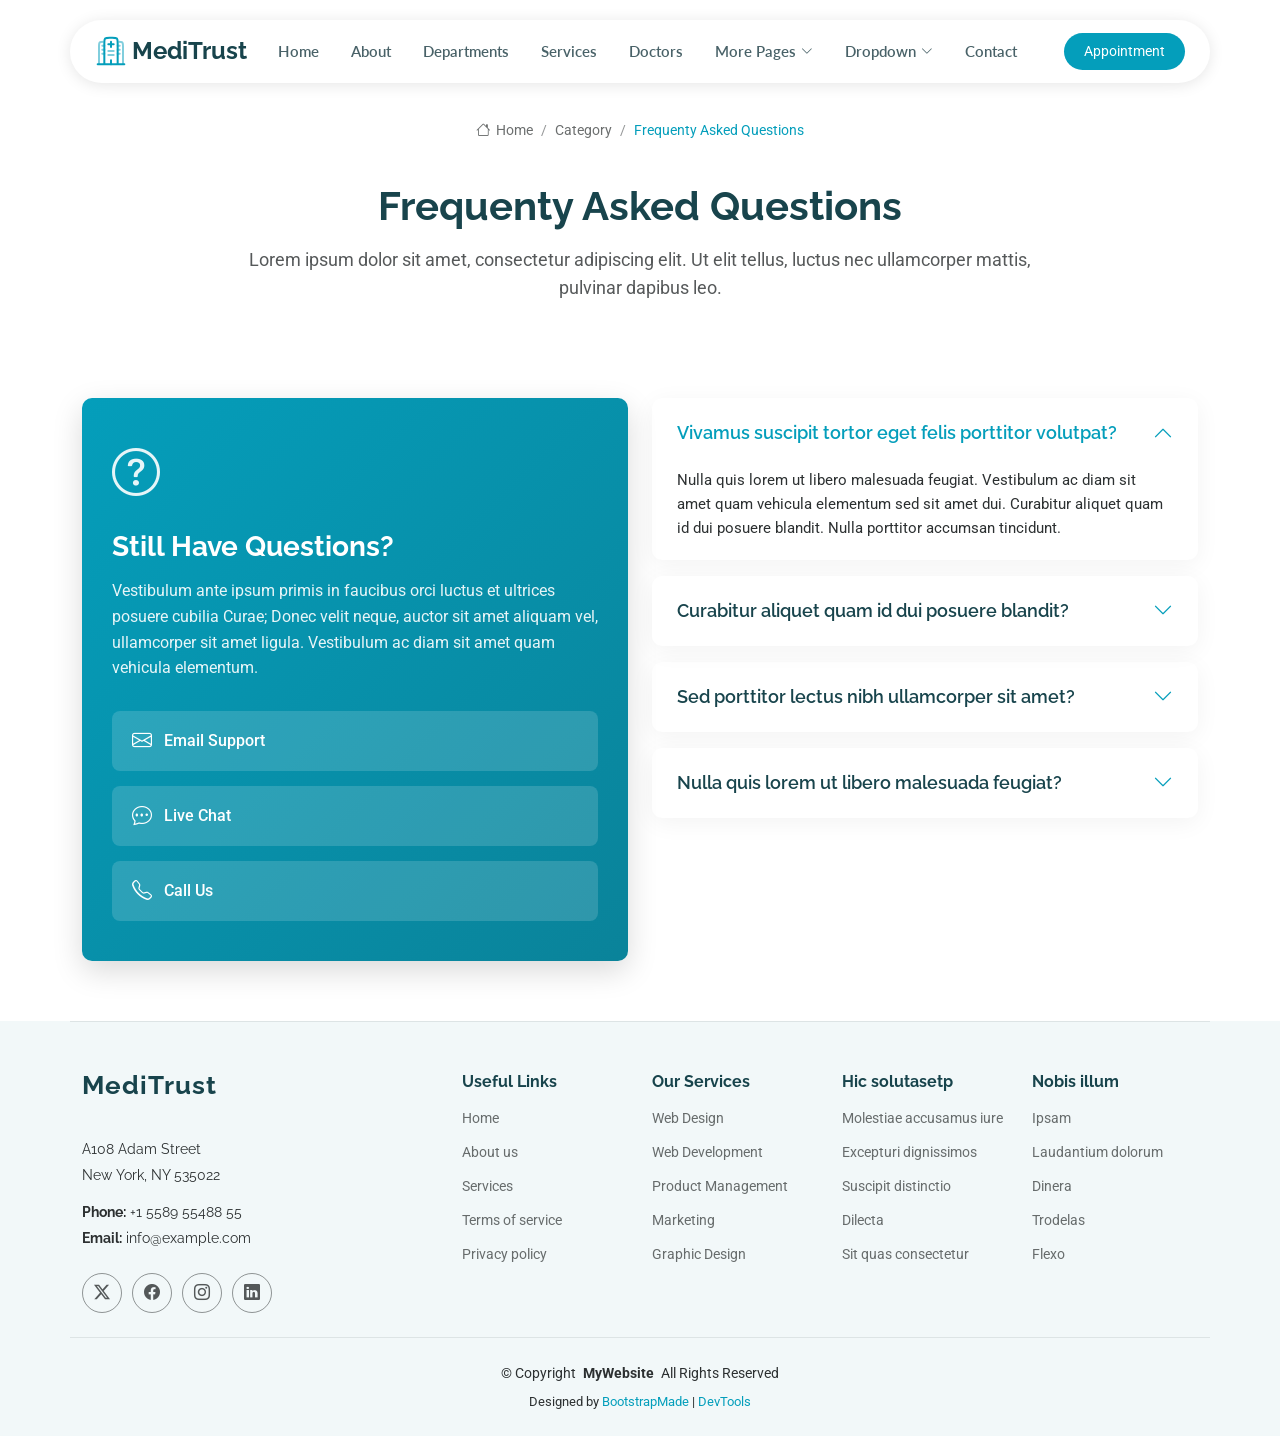
<file: MediTrust/MediTrust/faq.html>
<!DOCTYPE html>
<html lang="en">

<head>
  <meta charset="utf-8">
  <meta content="width=device-width, initial-scale=1.0" name="viewport">
  <title>Faq - MediTrust Bootstrap Template</title>
  <meta name="description" content="">
  <meta name="keywords" content="">

  <!-- Favicons -->
  <link href="assets/img/favicon.png" rel="icon">
  <link href="assets/img/apple-touch-icon.png" rel="apple-touch-icon">

  <!-- Fonts -->
  <link href="https://fonts.googleapis.com" rel="preconnect">
  <link href="https://fonts.gstatic.com" rel="preconnect" crossorigin>
  <link href="https://fonts.googleapis.com/css2?family=Roboto:ital,wght@0,100;0,300;0,400;0,500;0,700;0,900;1,100;1,300;1,400;1,500;1,700;1,900&family=Lato:ital,wght@0,100;0,300;0,400;0,700;0,900;1,100;1,300;1,400;1,700;1,900&family=Raleway:ital,wght@0,100;0,200;0,300;0,400;0,500;0,600;0,700;0,800;0,900;1,100;1,200;1,300;1,400;1,500;1,600;1,700;1,800;1,900&display=swap" rel="stylesheet">

  <!-- Vendor CSS Files -->
  <link href="assets/vendor/bootstrap/css/bootstrap.min.css" rel="stylesheet">
  <link href="assets/vendor/bootstrap-icons/bootstrap-icons.css" rel="stylesheet">
  <link href="assets/vendor/aos/aos.css" rel="stylesheet">
  <link href="assets/vendor/fontawesome-free/css/all.min.css" rel="stylesheet">
  <link href="assets/vendor/swiper/swiper-bundle.min.css" rel="stylesheet">
  <link href="assets/vendor/glightbox/css/glightbox.min.css" rel="stylesheet">

  <!-- Main CSS File -->
  <link href="assets/css/main.css" rel="stylesheet">

  <!-- =======================================================
  * Template Name: MediTrust
  * Template URL: https://bootstrapmade.com/meditrust-bootstrap-hospital-website-template/
  * Updated: Jul 04 2025 with Bootstrap v5.3.7
  * Author: BootstrapMade.com
  * License: https://bootstrapmade.com/license/
  ======================================================== -->
</head>

<body class="faq-page">

  <header id="header" class="header d-flex align-items-center fixed-top">
    <div class="header-container container-fluid container-xl position-relative d-flex align-items-center justify-content-between">

      <a href="index.html" class="logo d-flex align-items-center me-auto me-xl-0">
        <!-- Uncomment the line below if you also wish to use an image logo -->
        <!-- <img src="assets/img/logo.webp" alt=""> -->
        <svg class="my-icon" viewBox="0 0 24 24" fill="none" xmlns="http://www.w3.org/2000/svg">
          <g id="bgCarrier" stroke-width="0"></g>
          <g id="tracerCarrier" stroke-linecap="round" stroke-linejoin="round"></g>
          <g id="iconCarrier">
            <path d="M22 22L2 22" stroke="currentColor" stroke-width="1.5" stroke-linecap="round"></path>
            <path d="M17 22V6C17 4.11438 17 3.17157 16.4142 2.58579C15.8284 2 14.8856 2 13 2H11C9.11438 2 8.17157 2 7.58579 2.58579C7 3.17157 7 4.11438 7 6V22" stroke="currentColor" stroke-width="1.5"></path>
            <path opacity="0.5" d="M21 22V8.5C21 7.09554 21 6.39331 20.6629 5.88886C20.517 5.67048 20.3295 5.48298 20.1111 5.33706C19.6067 5 18.9045 5 17.5 5" stroke="currentColor" stroke-width="1.5"></path>
            <path opacity="0.5" d="M3 22V8.5C3 7.09554 3 6.39331 3.33706 5.88886C3.48298 5.67048 3.67048 5.48298 3.88886 5.33706C4.39331 5 5.09554 5 6.5 5" stroke="currentColor" stroke-width="1.5"></path>
            <path d="M12 22V19" stroke="currentColor" stroke-width="1.5" stroke-linecap="round"></path>
            <path opacity="0.5" d="M10 12H14" stroke="currentColor" stroke-width="1.5" stroke-linecap="round"></path>
            <path opacity="0.5" d="M5.5 11H7" stroke="currentColor" stroke-width="1.5" stroke-linecap="round"></path>
            <path opacity="0.5" d="M5.5 14H7" stroke="currentColor" stroke-width="1.5" stroke-linecap="round"></path>
            <path opacity="0.5" d="M17 11H18.5" stroke="currentColor" stroke-width="1.5" stroke-linecap="round"></path>
            <path opacity="0.5" d="M17 14H18.5" stroke="currentColor" stroke-width="1.5" stroke-linecap="round"></path>
            <path opacity="0.5" d="M5.5 8H7" stroke="currentColor" stroke-width="1.5" stroke-linecap="round"></path>
            <path opacity="0.5" d="M17 8H18.5" stroke="currentColor" stroke-width="1.5" stroke-linecap="round"></path>
            <path opacity="0.5" d="M10 15H14" stroke="currentColor" stroke-width="1.5" stroke-linecap="round"></path>
            <path d="M12 9V5" stroke="currentColor" stroke-width="1.5" stroke-linecap="round" stroke-linejoin="round"></path>
            <path d="M14 7L10 7" stroke="currentColor" stroke-width="1.5" stroke-linecap="round" stroke-linejoin="round"></path>
          </g>
        </svg>

        <h1 class="sitename">MediTrust</h1>
      </a>

      <nav id="navmenu" class="navmenu">
        <ul>
          <li><a href="index.html">Home</a></li>
          <li><a href="about.html">About</a></li>
          <li><a href="departments.html">Departments</a></li>
          <li><a href="services.html">Services</a></li>
          <li><a href="doctors.html">Doctors</a></li>
          <li class="dropdown"><a href="#"><span>More Pages</span> <i class="bi bi-chevron-down toggle-dropdown"></i></a>
            <ul>
              <li><a href="department-details.html">Department Details</a></li>
              <li><a href="service-details.html">Service Details</a></li>
              <li><a href="appointment.html">Appointment</a></li>
              <li><a href="testimonials.html">Testimonials</a></li>
              <li><a href="faq.html" class="active">Frequently Asked Questions</a></li>
              <li><a href="gallery.html">Gallery</a></li>
              <li><a href="terms.html">Terms</a></li>
              <li><a href="privacy.html">Privacy</a></li>
              <li><a href="404.html">404</a></li>
            </ul>
          </li>
          <li class="dropdown"><a href="#"><span>Dropdown</span> <i class="bi bi-chevron-down toggle-dropdown"></i></a>
            <ul>
              <li><a href="#">Dropdown 1</a></li>
              <li class="dropdown"><a href="#"><span>Deep Dropdown</span> <i class="bi bi-chevron-down toggle-dropdown"></i></a>
                <ul>
                  <li><a href="#">Deep Dropdown 1</a></li>
                  <li><a href="#">Deep Dropdown 2</a></li>
                  <li><a href="#">Deep Dropdown 3</a></li>
                  <li><a href="#">Deep Dropdown 4</a></li>
                  <li><a href="#">Deep Dropdown 5</a></li>
                </ul>
              </li>
              <li><a href="#">Dropdown 2</a></li>
              <li><a href="#">Dropdown 3</a></li>
              <li><a href="#">Dropdown 4</a></li>
            </ul>
          </li>
          <li><a href="contact.html">Contact</a></li>
        </ul>
        <i class="mobile-nav-toggle d-xl-none bi bi-list"></i>
      </nav>

      <a class="btn-getstarted" href="appointment.html">Appointment</a>

    </div>
  </header>

  <main class="main">

    <!-- Page Title -->
    <div class="page-title position-relative">
      <div class="breadcrumbs">
        <nav aria-label="breadcrumb">
          <ol class="breadcrumb">
            <li class="breadcrumb-item"><a href="#"><i class="bi bi-house"></i> Home</a></li>
            <li class="breadcrumb-item"><a href="#">Category</a></li>
            <li class="breadcrumb-item active current">Frequenty Asked Questions</li>
          </ol>
        </nav>
      </div>

      <div class="title-wrapper">
        <h1>Frequenty Asked Questions</h1>
        <p>Lorem ipsum dolor sit amet, consectetur adipiscing elit. Ut elit tellus, luctus nec ullamcorper mattis, pulvinar dapibus leo.</p>
      </div>
    </div><!-- End Page Title -->

    <!-- Faq Section -->
    <section id="faq" class="faq section">

      <div class="container" data-aos="fade-up" data-aos-delay="100">

        <div class="row gy-5">
          <div class="col-lg-6" data-aos="zoom-out" data-aos-delay="200">
            <div class="faq-contact-card">
              <div class="card-icon">
                <i class="bi bi-question-circle"></i>
              </div>
              <div class="card-content">
                <h3>Still Have Questions?</h3>
                <p>Vestibulum ante ipsum primis in faucibus orci luctus et ultrices posuere cubilia Curae; Donec velit neque, auctor sit amet aliquam vel, ullamcorper sit amet ligula. Vestibulum ac diam sit amet quam vehicula elementum.</p>
                <div class="contact-options">
                  <a href="#" class="contact-option">
                    <i class="bi bi-envelope"></i>
                    <span>Email Support</span>
                  </a>
                  <a href="#" class="contact-option">
                    <i class="bi bi-chat-dots"></i>
                    <span>Live Chat</span>
                  </a>
                  <a href="#" class="contact-option">
                    <i class="bi bi-telephone"></i>
                    <span>Call Us</span>
                  </a>
                </div>
              </div>
            </div>
          </div>

          <div class="col-lg-6" data-aos="fade-up" data-aos-delay="300">
            <div class="faq-accordion">
              <div class="faq-item faq-active">
                <div class="faq-header">
                  <h3>Vivamus suscipit tortor eget felis porttitor volutpat?</h3>
                  <i class="bi bi-chevron-down faq-toggle"></i>
                </div>
                <div class="faq-content">
                  <p>
                    Nulla quis lorem ut libero malesuada feugiat. Vestibulum ac diam sit amet quam vehicula elementum sed sit amet dui. Curabitur aliquet quam id dui posuere blandit. Nulla porttitor accumsan tincidunt.
                  </p>
                </div>
              </div><!-- End FAQ Item-->

              <div class="faq-item" data-aos="zoom-in" data-aos-delay="200">
                <div class="faq-header">
                  <h3>Curabitur aliquet quam id dui posuere blandit?</h3>
                  <i class="bi bi-chevron-down faq-toggle"></i>
                </div>
                <div class="faq-content">
                  <p>
                    Vestibulum ante ipsum primis in faucibus orci luctus et ultrices posuere cubilia Curae; Donec velit neque, auctor sit amet aliquam vel, ullamcorper sit amet ligula. Proin eget tortor risus. Mauris blandit aliquet elit, eget tincidunt nibh pulvinar.
                  </p>
                </div>
              </div><!-- End FAQ Item-->

              <div class="faq-item">
                <div class="faq-header">
                  <h3>Sed porttitor lectus nibh ullamcorper sit amet?</h3>
                  <i class="bi bi-chevron-down faq-toggle"></i>
                </div>
                <div class="faq-content">
                  <p>
                    Curabitur non nulla sit amet nisl tempus convallis quis ac lectus. Praesent sapien massa, convallis a pellentesque nec, egestas non nisi. Donec sollicitudin molestie malesuada. Vestibulum ac diam sit amet quam vehicula elementum.
                  </p>
                </div>
              </div><!-- End FAQ Item-->

              <div class="faq-item">
                <div class="faq-header">
                  <h3>Nulla quis lorem ut libero malesuada feugiat?</h3>
                  <i class="bi bi-chevron-down faq-toggle"></i>
                </div>
                <div class="faq-content">
                  <p>
                    Donec sollicitudin molestie malesuada. Quisque velit nisi, pretium ut lacinia in, elementum id enim. Vestibulum ante ipsum primis in faucibus orci luctus et ultrices posuere cubilia Curae; Donec velit neque, auctor sit amet aliquam vel.
                  </p>
                </div>
              </div><!-- End FAQ Item-->
            </div>
          </div>
        </div>

      </div>

    </section><!-- /Faq Section -->

  </main>

  <footer id="footer" class="footer position-relative light-background">

    <div class="container footer-top">
      <div class="row gy-4">
        <div class="col-lg-4 col-md-6 footer-about">
          <a href="index.html" class="logo d-flex align-items-center">
            <span class="sitename">MediTrust</span>
          </a>
          <div class="footer-contact pt-3">
            <p>A108 Adam Street</p>
            <p>New York, NY 535022</p>
            <p class="mt-3"><strong>Phone:</strong> <span>+1 5589 55488 55</span></p>
            <p><strong>Email:</strong> <span>info@example.com</span></p>
          </div>
          <div class="social-links d-flex mt-4">
            <a href=""><i class="bi bi-twitter-x"></i></a>
            <a href=""><i class="bi bi-facebook"></i></a>
            <a href=""><i class="bi bi-instagram"></i></a>
            <a href=""><i class="bi bi-linkedin"></i></a>
          </div>
        </div>

        <div class="col-lg-2 col-md-3 footer-links">
          <h4>Useful Links</h4>
          <ul>
            <li><a href="#">Home</a></li>
            <li><a href="#">About us</a></li>
            <li><a href="#">Services</a></li>
            <li><a href="#">Terms of service</a></li>
            <li><a href="#">Privacy policy</a></li>
          </ul>
        </div>

        <div class="col-lg-2 col-md-3 footer-links">
          <h4>Our Services</h4>
          <ul>
            <li><a href="#">Web Design</a></li>
            <li><a href="#">Web Development</a></li>
            <li><a href="#">Product Management</a></li>
            <li><a href="#">Marketing</a></li>
            <li><a href="#">Graphic Design</a></li>
          </ul>
        </div>

        <div class="col-lg-2 col-md-3 footer-links">
          <h4>Hic solutasetp</h4>
          <ul>
            <li><a href="#">Molestiae accusamus iure</a></li>
            <li><a href="#">Excepturi dignissimos</a></li>
            <li><a href="#">Suscipit distinctio</a></li>
            <li><a href="#">Dilecta</a></li>
            <li><a href="#">Sit quas consectetur</a></li>
          </ul>
        </div>

        <div class="col-lg-2 col-md-3 footer-links">
          <h4>Nobis illum</h4>
          <ul>
            <li><a href="#">Ipsam</a></li>
            <li><a href="#">Laudantium dolorum</a></li>
            <li><a href="#">Dinera</a></li>
            <li><a href="#">Trodelas</a></li>
            <li><a href="#">Flexo</a></li>
          </ul>
        </div>

      </div>
    </div>

    <div class="container copyright text-center mt-4">
      <p>© <span>Copyright</span> <strong class="px-1 sitename">MyWebsite</strong> <span>All Rights Reserved</span></p>
      <div class="credits">
        <!-- All the links in the footer should remain intact. -->
        <!-- You can delete the links only if you've purchased the pro version. -->
        <!-- Licensing information: https://bootstrapmade.com/license/ -->
        <!-- Purchase the pro version with working PHP/AJAX contact form: [buy-url] -->
        Designed by <a href="https://bootstrapmade.com/">BootstrapMade</a> | <a href="https://bootstrapmade.com/tools/">DevTools</a>
      </div>
    </div>

  </footer>

  <!-- Scroll Top -->
  <a href="#" id="scroll-top" class="scroll-top d-flex align-items-center justify-content-center"><i class="bi bi-arrow-up-short"></i></a>

  <!-- Preloader -->
  <div id="preloader"></div>

  <!-- Vendor JS Files -->
  <script src="assets/vendor/bootstrap/js/bootstrap.bundle.min.js"></script>
  <script src="assets/vendor/php-email-form/validate.js"></script>
  <script src="assets/vendor/aos/aos.js"></script>
  <script src="assets/vendor/purecounter/purecounter_vanilla.js"></script>
  <script src="assets/vendor/swiper/swiper-bundle.min.js"></script>
  <script src="assets/vendor/imagesloaded/imagesloaded.pkgd.min.js"></script>
  <script src="assets/vendor/isotope-layout/isotope.pkgd.min.js"></script>
  <script src="assets/vendor/glightbox/js/glightbox.min.js"></script>

  <!-- Main JS File -->
  <script src="assets/js/main.js"></script>

</body>

</html>
</file>
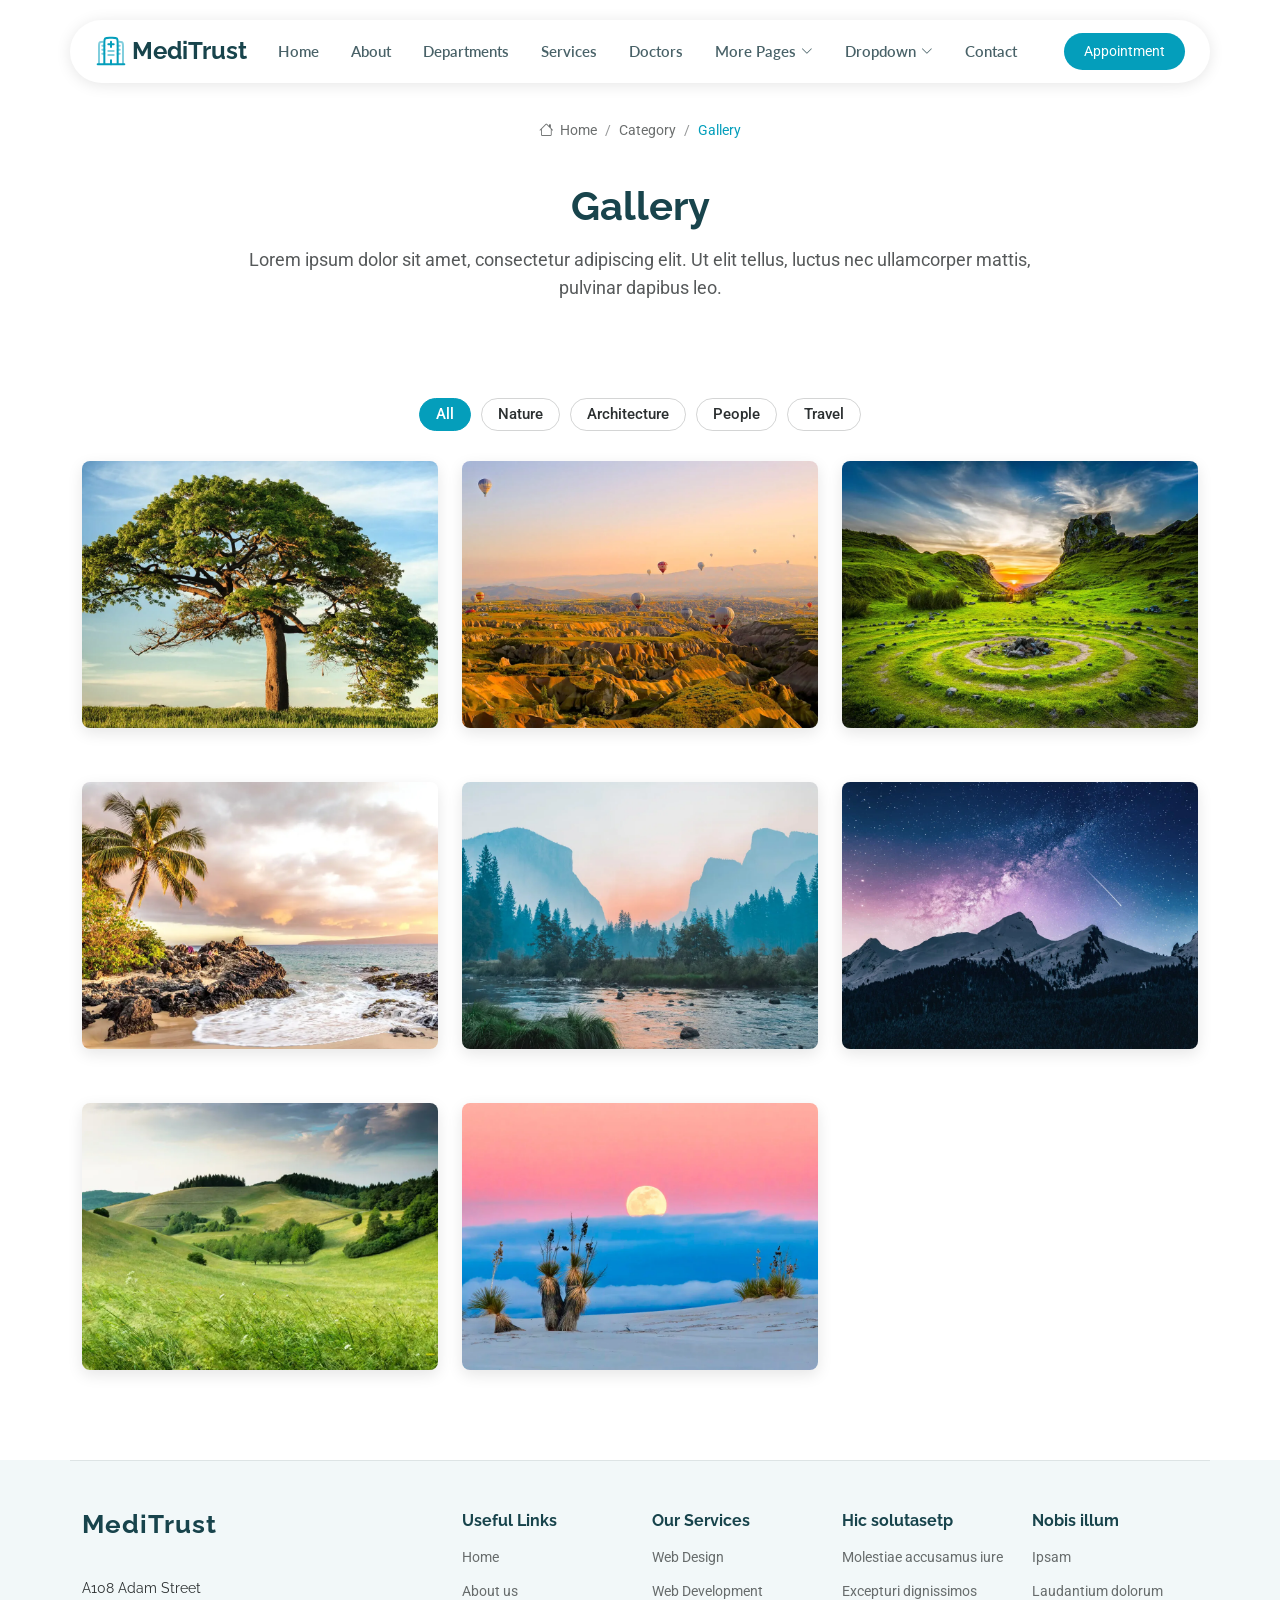
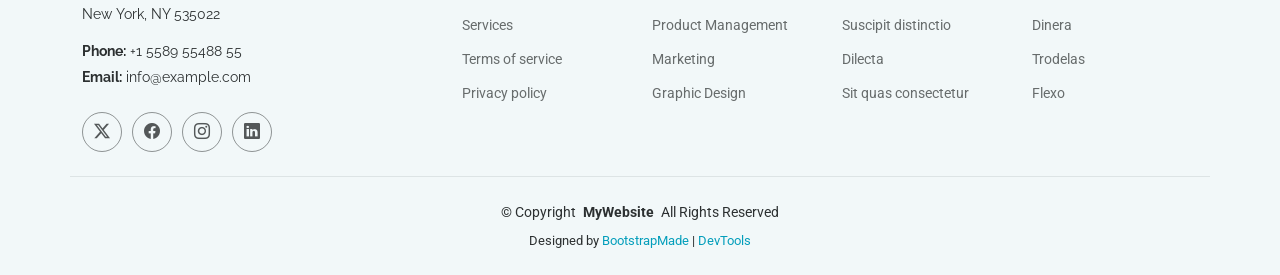
<file: MediTrust/MediTrust/gallery.html>
<!DOCTYPE html>
<html lang="en">

<head>
  <meta charset="utf-8">
  <meta content="width=device-width, initial-scale=1.0" name="viewport">
  <title>Gallery - MediTrust Bootstrap Template</title>
  <meta name="description" content="">
  <meta name="keywords" content="">

  <!-- Favicons -->
  <link href="assets/img/favicon.png" rel="icon">
  <link href="assets/img/apple-touch-icon.png" rel="apple-touch-icon">

  <!-- Fonts -->
  <link href="https://fonts.googleapis.com" rel="preconnect">
  <link href="https://fonts.gstatic.com" rel="preconnect" crossorigin>
  <link href="https://fonts.googleapis.com/css2?family=Roboto:ital,wght@0,100;0,300;0,400;0,500;0,700;0,900;1,100;1,300;1,400;1,500;1,700;1,900&family=Lato:ital,wght@0,100;0,300;0,400;0,700;0,900;1,100;1,300;1,400;1,700;1,900&family=Raleway:ital,wght@0,100;0,200;0,300;0,400;0,500;0,600;0,700;0,800;0,900;1,100;1,200;1,300;1,400;1,500;1,600;1,700;1,800;1,900&display=swap" rel="stylesheet">

  <!-- Vendor CSS Files -->
  <link href="assets/vendor/bootstrap/css/bootstrap.min.css" rel="stylesheet">
  <link href="assets/vendor/bootstrap-icons/bootstrap-icons.css" rel="stylesheet">
  <link href="assets/vendor/aos/aos.css" rel="stylesheet">
  <link href="assets/vendor/fontawesome-free/css/all.min.css" rel="stylesheet">
  <link href="assets/vendor/swiper/swiper-bundle.min.css" rel="stylesheet">
  <link href="assets/vendor/glightbox/css/glightbox.min.css" rel="stylesheet">

  <!-- Main CSS File -->
  <link href="assets/css/main.css" rel="stylesheet">

  <!-- =======================================================
  * Template Name: MediTrust
  * Template URL: https://bootstrapmade.com/meditrust-bootstrap-hospital-website-template/
  * Updated: Jul 04 2025 with Bootstrap v5.3.7
  * Author: BootstrapMade.com
  * License: https://bootstrapmade.com/license/
  ======================================================== -->
</head>

<body class="gallery-page">

  <header id="header" class="header d-flex align-items-center fixed-top">
    <div class="header-container container-fluid container-xl position-relative d-flex align-items-center justify-content-between">

      <a href="index.html" class="logo d-flex align-items-center me-auto me-xl-0">
        <!-- Uncomment the line below if you also wish to use an image logo -->
        <!-- <img src="assets/img/logo.webp" alt=""> -->
        <svg class="my-icon" viewBox="0 0 24 24" fill="none" xmlns="http://www.w3.org/2000/svg">
          <g id="bgCarrier" stroke-width="0"></g>
          <g id="tracerCarrier" stroke-linecap="round" stroke-linejoin="round"></g>
          <g id="iconCarrier">
            <path d="M22 22L2 22" stroke="currentColor" stroke-width="1.5" stroke-linecap="round"></path>
            <path d="M17 22V6C17 4.11438 17 3.17157 16.4142 2.58579C15.8284 2 14.8856 2 13 2H11C9.11438 2 8.17157 2 7.58579 2.58579C7 3.17157 7 4.11438 7 6V22" stroke="currentColor" stroke-width="1.5"></path>
            <path opacity="0.5" d="M21 22V8.5C21 7.09554 21 6.39331 20.6629 5.88886C20.517 5.67048 20.3295 5.48298 20.1111 5.33706C19.6067 5 18.9045 5 17.5 5" stroke="currentColor" stroke-width="1.5"></path>
            <path opacity="0.5" d="M3 22V8.5C3 7.09554 3 6.39331 3.33706 5.88886C3.48298 5.67048 3.67048 5.48298 3.88886 5.33706C4.39331 5 5.09554 5 6.5 5" stroke="currentColor" stroke-width="1.5"></path>
            <path d="M12 22V19" stroke="currentColor" stroke-width="1.5" stroke-linecap="round"></path>
            <path opacity="0.5" d="M10 12H14" stroke="currentColor" stroke-width="1.5" stroke-linecap="round"></path>
            <path opacity="0.5" d="M5.5 11H7" stroke="currentColor" stroke-width="1.5" stroke-linecap="round"></path>
            <path opacity="0.5" d="M5.5 14H7" stroke="currentColor" stroke-width="1.5" stroke-linecap="round"></path>
            <path opacity="0.5" d="M17 11H18.5" stroke="currentColor" stroke-width="1.5" stroke-linecap="round"></path>
            <path opacity="0.5" d="M17 14H18.5" stroke="currentColor" stroke-width="1.5" stroke-linecap="round"></path>
            <path opacity="0.5" d="M5.5 8H7" stroke="currentColor" stroke-width="1.5" stroke-linecap="round"></path>
            <path opacity="0.5" d="M17 8H18.5" stroke="currentColor" stroke-width="1.5" stroke-linecap="round"></path>
            <path opacity="0.5" d="M10 15H14" stroke="currentColor" stroke-width="1.5" stroke-linecap="round"></path>
            <path d="M12 9V5" stroke="currentColor" stroke-width="1.5" stroke-linecap="round" stroke-linejoin="round"></path>
            <path d="M14 7L10 7" stroke="currentColor" stroke-width="1.5" stroke-linecap="round" stroke-linejoin="round"></path>
          </g>
        </svg>

        <h1 class="sitename">MediTrust</h1>
      </a>

      <nav id="navmenu" class="navmenu">
        <ul>
          <li><a href="index.html">Home</a></li>
          <li><a href="about.html">About</a></li>
          <li><a href="departments.html">Departments</a></li>
          <li><a href="services.html">Services</a></li>
          <li><a href="doctors.html">Doctors</a></li>
          <li class="dropdown"><a href="#"><span>More Pages</span> <i class="bi bi-chevron-down toggle-dropdown"></i></a>
            <ul>
              <li><a href="department-details.html">Department Details</a></li>
              <li><a href="service-details.html">Service Details</a></li>
              <li><a href="appointment.html">Appointment</a></li>
              <li><a href="testimonials.html">Testimonials</a></li>
              <li><a href="faq.html">Frequently Asked Questions</a></li>
              <li><a href="gallery.html" class="active">Gallery</a></li>
              <li><a href="terms.html">Terms</a></li>
              <li><a href="privacy.html">Privacy</a></li>
              <li><a href="404.html">404</a></li>
            </ul>
          </li>
          <li class="dropdown"><a href="#"><span>Dropdown</span> <i class="bi bi-chevron-down toggle-dropdown"></i></a>
            <ul>
              <li><a href="#">Dropdown 1</a></li>
              <li class="dropdown"><a href="#"><span>Deep Dropdown</span> <i class="bi bi-chevron-down toggle-dropdown"></i></a>
                <ul>
                  <li><a href="#">Deep Dropdown 1</a></li>
                  <li><a href="#">Deep Dropdown 2</a></li>
                  <li><a href="#">Deep Dropdown 3</a></li>
                  <li><a href="#">Deep Dropdown 4</a></li>
                  <li><a href="#">Deep Dropdown 5</a></li>
                </ul>
              </li>
              <li><a href="#">Dropdown 2</a></li>
              <li><a href="#">Dropdown 3</a></li>
              <li><a href="#">Dropdown 4</a></li>
            </ul>
          </li>
          <li><a href="contact.html">Contact</a></li>
        </ul>
        <i class="mobile-nav-toggle d-xl-none bi bi-list"></i>
      </nav>

      <a class="btn-getstarted" href="appointment.html">Appointment</a>

    </div>
  </header>

  <main class="main">

    <!-- Page Title -->
    <div class="page-title">
      <div class="breadcrumbs">
        <nav aria-label="breadcrumb">
          <ol class="breadcrumb">
            <li class="breadcrumb-item"><a href="#"><i class="bi bi-house"></i> Home</a></li>
            <li class="breadcrumb-item"><a href="#">Category</a></li>
            <li class="breadcrumb-item active current">Gallery</li>
          </ol>
        </nav>
      </div>

      <div class="title-wrapper">
        <h1>Gallery</h1>
        <p>Lorem ipsum dolor sit amet, consectetur adipiscing elit. Ut elit tellus, luctus nec ullamcorper mattis, pulvinar dapibus leo.</p>
      </div>
    </div><!-- End Page Title -->

    <!-- Gallery Section -->
    <section id="gallery" class="gallery section">

      <div class="container" data-aos="fade-up" data-aos-delay="100">

        <div class="isotope-layout" data-default-filter="*" data-layout="masonry" data-sort="original-order">
          <ul class="gallery-filters isotope-filters" data-aos="fade-up" data-aos-delay="100">
            <li data-filter="*" class="filter-active">All</li>
            <li data-filter=".filter-nature">Nature</li>
            <li data-filter=".filter-architecture">Architecture</li>
            <li data-filter=".filter-people">People</li>
            <li data-filter=".filter-travel">Travel</li>
          </ul><!-- End Gallery Filters -->

          <div class="row g-4 isotope-container" data-aos="fade-up" data-aos-delay="200">
            <div class="col-lg-4 col-md-6 gallery-item isotope-item filter-nature">
              <div class="gallery-card">
                <div class="gallery-img">
                  <img src="assets/img/gallery/gallery-1.webp" class="img-fluid" alt="Gallery Image" loading="lazy">
                  <div class="gallery-overlay">
                    <div class="gallery-info">
                      <h4>Nature Exploration</h4>
                      <p>Lorem ipsum dolor sit amet, consectetur adipiscing elit.</p>
                      <a href="assets/img/gallery/gallery-1.webp" class="glightbox gallery-link" data-gallery="gallery-images">
                        <i class="bi bi-plus-circle"></i>
                      </a>
                    </div>
                  </div>
                </div>
              </div>
            </div><!-- End Gallery Item -->

            <div class="col-lg-4 col-md-6 gallery-item isotope-item filter-architecture">
              <div class="gallery-card">
                <div class="gallery-img">
                  <img src="assets/img/gallery/gallery-2.webp" class="img-fluid" alt="Gallery Image" loading="lazy">
                  <div class="gallery-overlay">
                    <div class="gallery-info">
                      <h4>Modern Architecture</h4>
                      <p>Praesent commodo cursus magna, vel scelerisque nisl consectetur.</p>
                      <a href="assets/img/gallery/gallery-2.webp" class="glightbox gallery-link" data-gallery="gallery-images">
                        <i class="bi bi-plus-circle"></i>
                      </a>
                    </div>
                  </div>
                </div>
              </div>
            </div><!-- End Gallery Item -->

            <div class="col-lg-4 col-md-6 gallery-item isotope-item filter-people">
              <div class="gallery-card">
                <div class="gallery-img">
                  <img src="assets/img/gallery/gallery-3.webp" class="img-fluid" alt="Gallery Image" loading="lazy">
                  <div class="gallery-overlay">
                    <div class="gallery-info">
                      <h4>Urban Life</h4>
                      <p>Fusce dapibus, tellus ac cursus commodo, tortor mauris.</p>
                      <a href="assets/img/gallery/gallery-3.webp" class="glightbox gallery-link" data-gallery="gallery-images">
                        <i class="bi bi-plus-circle"></i>
                      </a>
                    </div>
                  </div>
                </div>
              </div>
            </div><!-- End Gallery Item -->

            <div class="col-lg-4 col-md-6 gallery-item isotope-item filter-travel">
              <div class="gallery-card">
                <div class="gallery-img">
                  <img src="assets/img/gallery/gallery-4.webp" class="img-fluid" alt="Gallery Image" loading="lazy">
                  <div class="gallery-overlay">
                    <div class="gallery-info">
                      <h4>Travel Destinations</h4>
                      <p>Aenean lacinia bibendum nulla sed consectetur.</p>
                      <a href="assets/img/gallery/gallery-4.webp" class="glightbox gallery-link" data-gallery="gallery-images">
                        <i class="bi bi-plus-circle"></i>
                      </a>
                    </div>
                  </div>
                </div>
              </div>
            </div><!-- End Gallery Item -->

            <div class="col-lg-4 col-md-6 gallery-item isotope-item filter-nature">
              <div class="gallery-card">
                <div class="gallery-img">
                  <img src="assets/img/gallery/gallery-5.webp" class="img-fluid" alt="Gallery Image" loading="lazy">
                  <div class="gallery-overlay">
                    <div class="gallery-info">
                      <h4>Natural Wonders</h4>
                      <p>Cras mattis consectetur purus sit amet fermentum.</p>
                      <a href="assets/img/gallery/gallery-5.webp" class="glightbox gallery-link" data-gallery="gallery-images">
                        <i class="bi bi-plus-circle"></i>
                      </a>
                    </div>
                  </div>
                </div>
              </div>
            </div><!-- End Gallery Item -->

            <div class="col-lg-4 col-md-6 gallery-item isotope-item filter-architecture">
              <div class="gallery-card">
                <div class="gallery-img">
                  <img src="assets/img/gallery/gallery-6.webp" class="img-fluid" alt="Gallery Image" loading="lazy">
                  <div class="gallery-overlay">
                    <div class="gallery-info">
                      <h4>Historic Buildings</h4>
                      <p>Nullam id dolor id nibh ultricies vehicula ut id elit.</p>
                      <a href="assets/img/gallery/gallery-6.webp" class="glightbox gallery-link" data-gallery="gallery-images">
                        <i class="bi bi-plus-circle"></i>
                      </a>
                    </div>
                  </div>
                </div>
              </div>
            </div><!-- End Gallery Item -->

            <div class="col-lg-4 col-md-6 gallery-item isotope-item filter-people">
              <div class="gallery-card">
                <div class="gallery-img">
                  <img src="assets/img/gallery/gallery-7.webp" class="img-fluid" alt="Gallery Image" loading="lazy">
                  <div class="gallery-overlay">
                    <div class="gallery-info">
                      <h4>Community Events</h4>
                      <p>Donec ullamcorper nulla non metus auctor fringilla.</p>
                      <a href="assets/img/gallery/gallery-7.webp" class="glightbox gallery-link" data-gallery="gallery-images">
                        <i class="bi bi-plus-circle"></i>
                      </a>
                    </div>
                  </div>
                </div>
              </div>
            </div><!-- End Gallery Item -->

            <div class="col-lg-4 col-md-6 gallery-item isotope-item filter-travel">
              <div class="gallery-card">
                <div class="gallery-img">
                  <img src="assets/img/gallery/gallery-8.webp" class="img-fluid" alt="Gallery Image" loading="lazy">
                  <div class="gallery-overlay">
                    <div class="gallery-info">
                      <h4>Exotic Locations</h4>
                      <p>Sed posuere consectetur est at lobortis.</p>
                      <a href="assets/img/gallery/gallery-8.webp" class="glightbox gallery-link" data-gallery="gallery-images">
                        <i class="bi bi-plus-circle"></i>
                      </a>
                    </div>
                  </div>
                </div>
              </div>
            </div><!-- End Gallery Item -->
          </div><!-- End Gallery Container -->
        </div>

      </div>

    </section><!-- /Gallery Section -->

  </main>

  <footer id="footer" class="footer position-relative light-background">

    <div class="container footer-top">
      <div class="row gy-4">
        <div class="col-lg-4 col-md-6 footer-about">
          <a href="index.html" class="logo d-flex align-items-center">
            <span class="sitename">MediTrust</span>
          </a>
          <div class="footer-contact pt-3">
            <p>A108 Adam Street</p>
            <p>New York, NY 535022</p>
            <p class="mt-3"><strong>Phone:</strong> <span>+1 5589 55488 55</span></p>
            <p><strong>Email:</strong> <span>info@example.com</span></p>
          </div>
          <div class="social-links d-flex mt-4">
            <a href=""><i class="bi bi-twitter-x"></i></a>
            <a href=""><i class="bi bi-facebook"></i></a>
            <a href=""><i class="bi bi-instagram"></i></a>
            <a href=""><i class="bi bi-linkedin"></i></a>
          </div>
        </div>

        <div class="col-lg-2 col-md-3 footer-links">
          <h4>Useful Links</h4>
          <ul>
            <li><a href="#">Home</a></li>
            <li><a href="#">About us</a></li>
            <li><a href="#">Services</a></li>
            <li><a href="#">Terms of service</a></li>
            <li><a href="#">Privacy policy</a></li>
          </ul>
        </div>

        <div class="col-lg-2 col-md-3 footer-links">
          <h4>Our Services</h4>
          <ul>
            <li><a href="#">Web Design</a></li>
            <li><a href="#">Web Development</a></li>
            <li><a href="#">Product Management</a></li>
            <li><a href="#">Marketing</a></li>
            <li><a href="#">Graphic Design</a></li>
          </ul>
        </div>

        <div class="col-lg-2 col-md-3 footer-links">
          <h4>Hic solutasetp</h4>
          <ul>
            <li><a href="#">Molestiae accusamus iure</a></li>
            <li><a href="#">Excepturi dignissimos</a></li>
            <li><a href="#">Suscipit distinctio</a></li>
            <li><a href="#">Dilecta</a></li>
            <li><a href="#">Sit quas consectetur</a></li>
          </ul>
        </div>

        <div class="col-lg-2 col-md-3 footer-links">
          <h4>Nobis illum</h4>
          <ul>
            <li><a href="#">Ipsam</a></li>
            <li><a href="#">Laudantium dolorum</a></li>
            <li><a href="#">Dinera</a></li>
            <li><a href="#">Trodelas</a></li>
            <li><a href="#">Flexo</a></li>
          </ul>
        </div>

      </div>
    </div>

    <div class="container copyright text-center mt-4">
      <p>© <span>Copyright</span> <strong class="px-1 sitename">MyWebsite</strong> <span>All Rights Reserved</span></p>
      <div class="credits">
        <!-- All the links in the footer should remain intact. -->
        <!-- You can delete the links only if you've purchased the pro version. -->
        <!-- Licensing information: https://bootstrapmade.com/license/ -->
        <!-- Purchase the pro version with working PHP/AJAX contact form: [buy-url] -->
        Designed by <a href="https://bootstrapmade.com/">BootstrapMade</a> | <a href="https://bootstrapmade.com/tools/">DevTools</a>
      </div>
    </div>

  </footer>

  <!-- Scroll Top -->
  <a href="#" id="scroll-top" class="scroll-top d-flex align-items-center justify-content-center"><i class="bi bi-arrow-up-short"></i></a>

  <!-- Preloader -->
  <div id="preloader"></div>

  <!-- Vendor JS Files -->
  <script src="assets/vendor/bootstrap/js/bootstrap.bundle.min.js"></script>
  <script src="assets/vendor/php-email-form/validate.js"></script>
  <script src="assets/vendor/aos/aos.js"></script>
  <script src="assets/vendor/purecounter/purecounter_vanilla.js"></script>
  <script src="assets/vendor/swiper/swiper-bundle.min.js"></script>
  <script src="assets/vendor/imagesloaded/imagesloaded.pkgd.min.js"></script>
  <script src="assets/vendor/isotope-layout/isotope.pkgd.min.js"></script>
  <script src="assets/vendor/glightbox/js/glightbox.min.js"></script>

  <!-- Main JS File -->
  <script src="assets/js/main.js"></script>

</body>

</html>
</file>
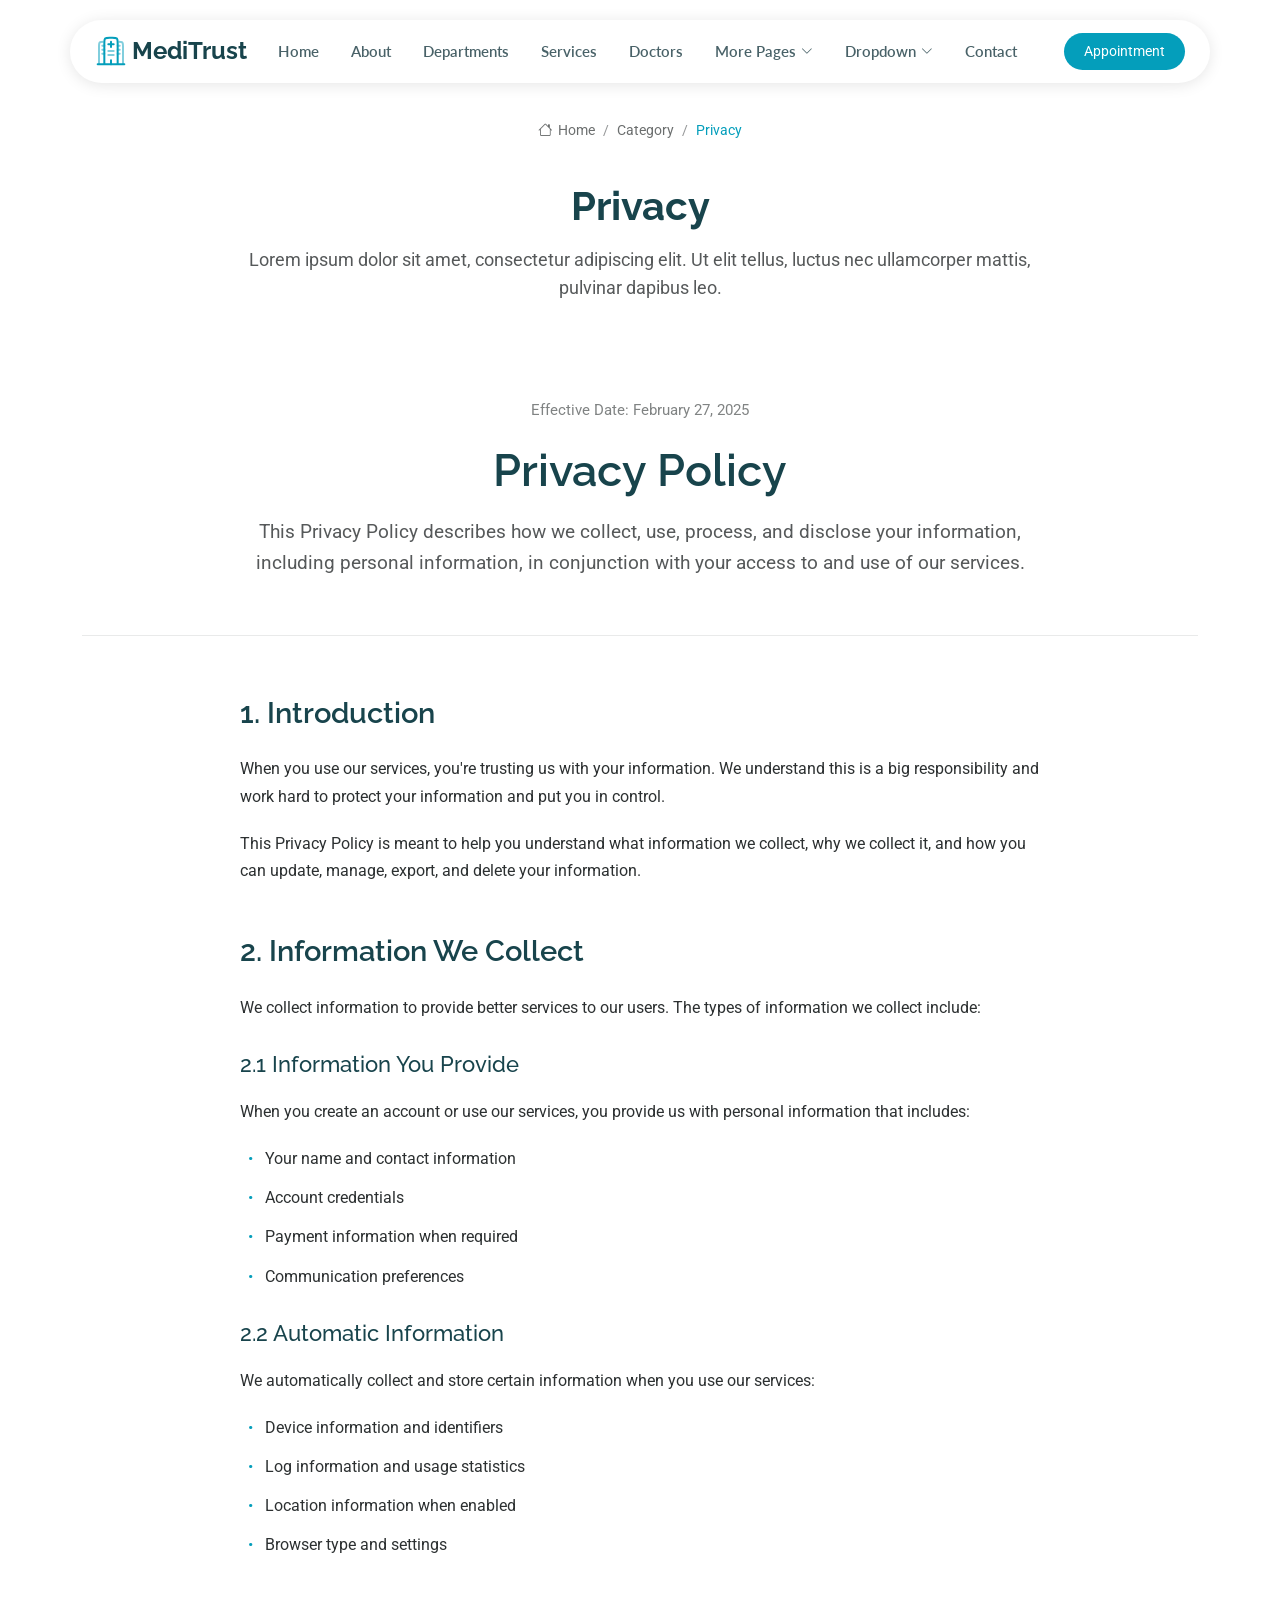
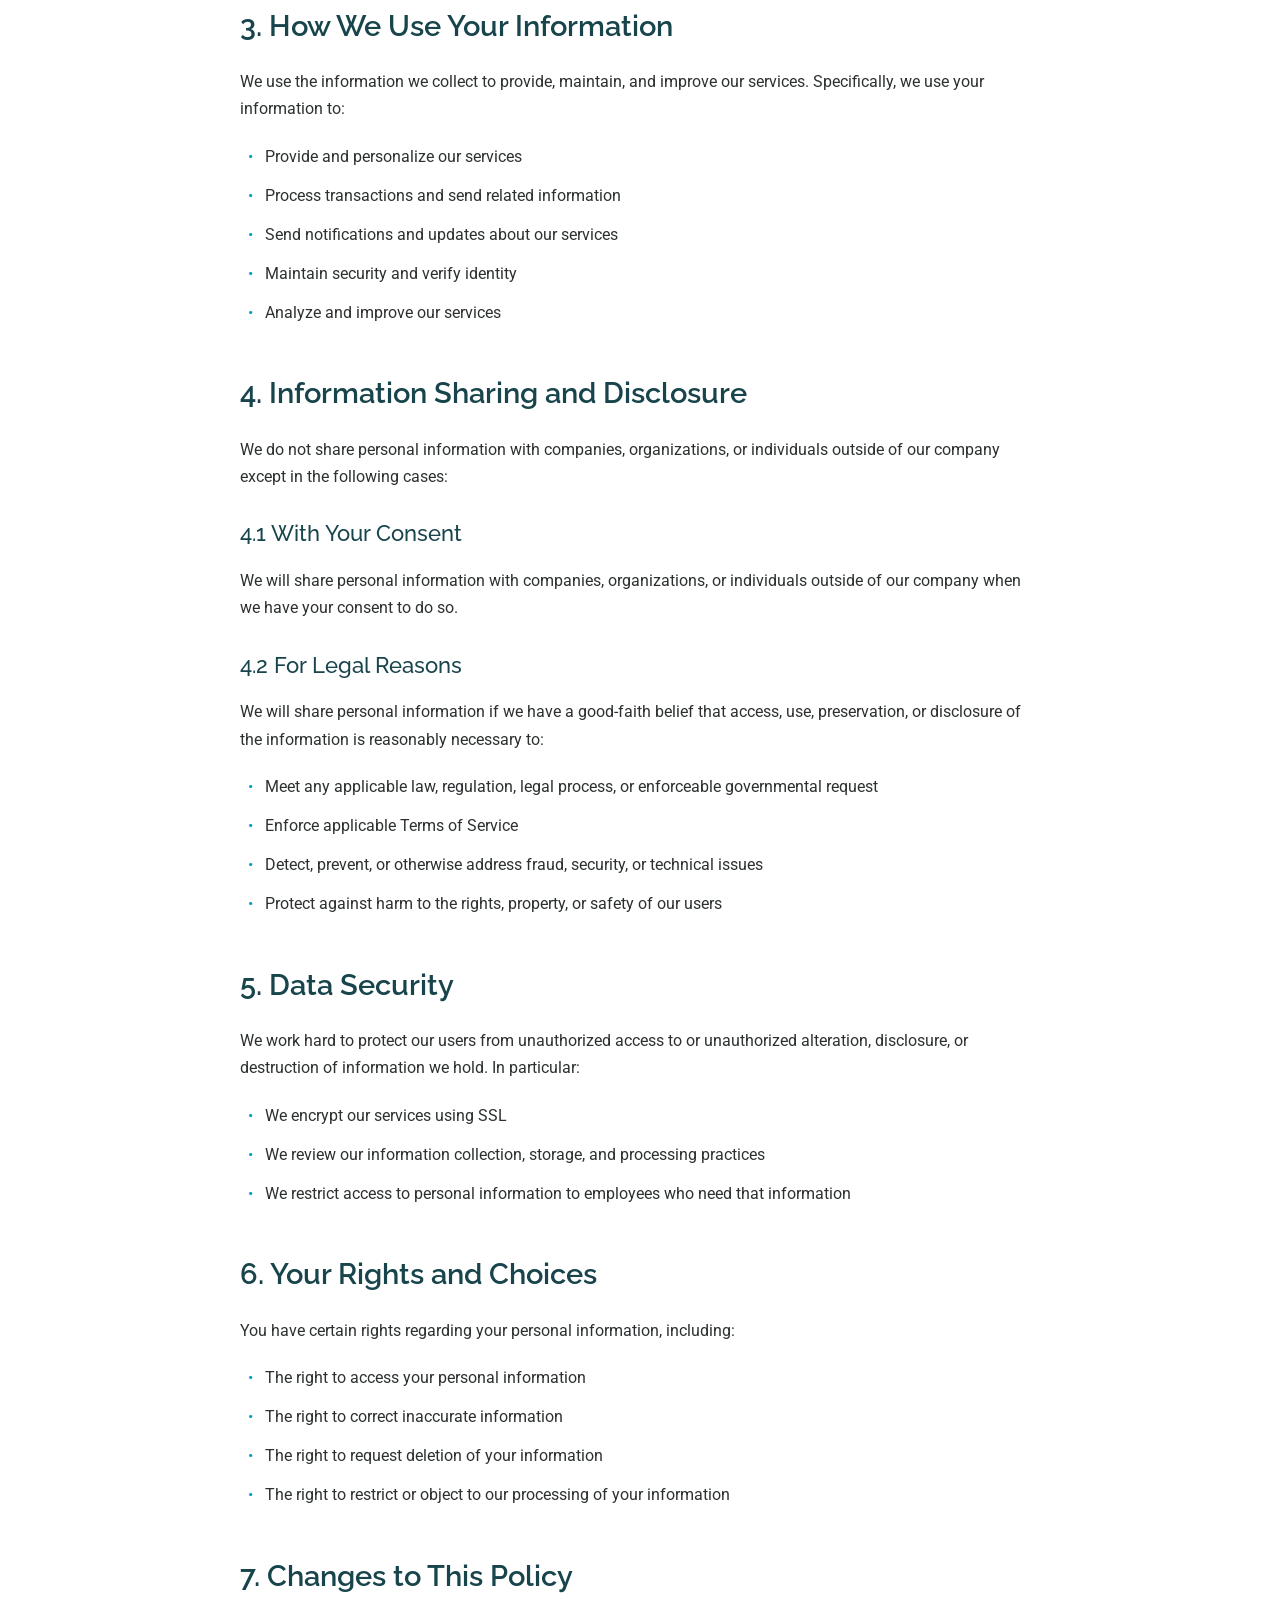
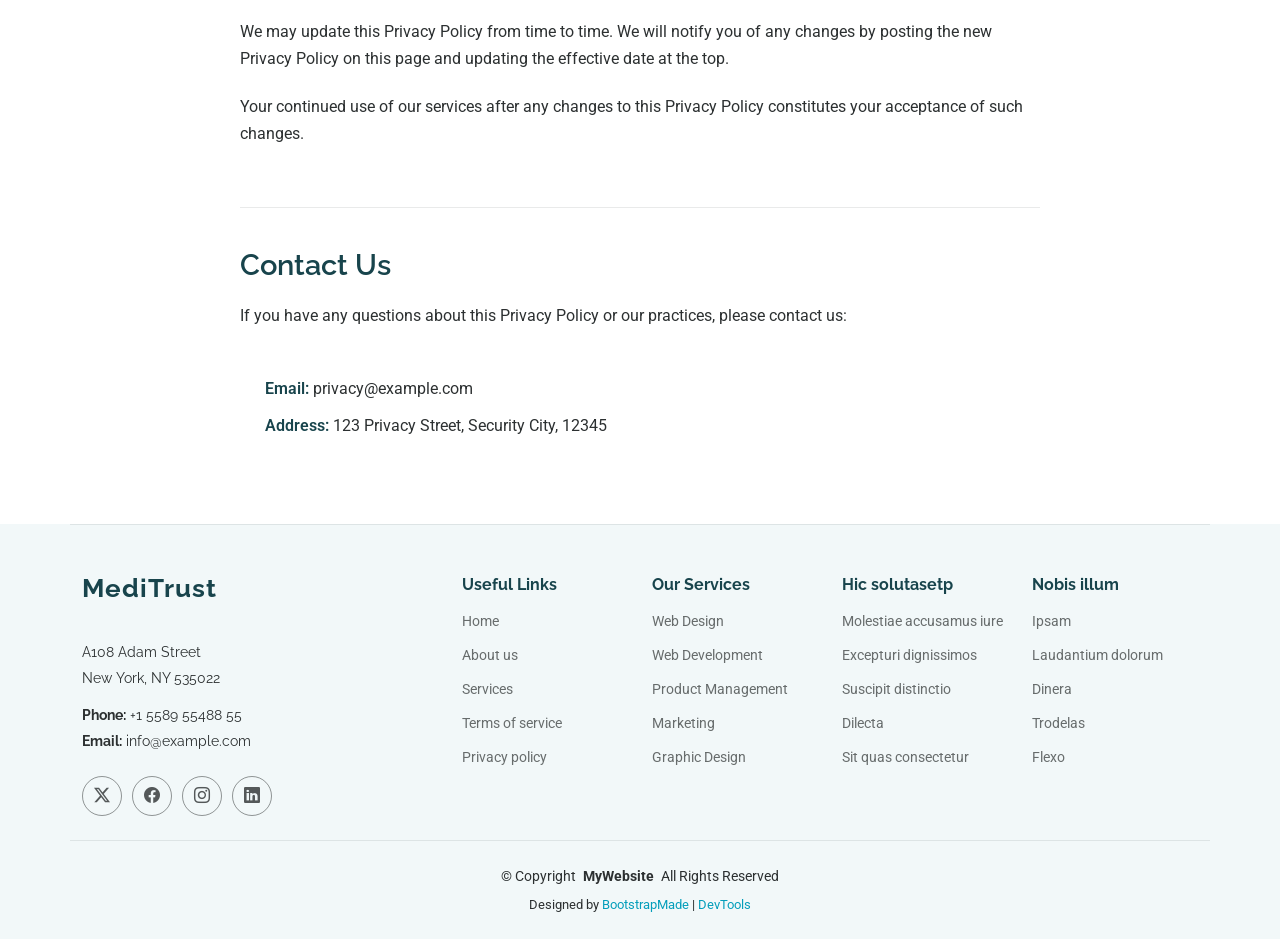
<file: MediTrust/MediTrust/privacy.html>
<!DOCTYPE html>
<html lang="en">

<head>
  <meta charset="utf-8">
  <meta content="width=device-width, initial-scale=1.0" name="viewport">
  <title>Privacy - MediTrust Bootstrap Template</title>
  <meta name="description" content="">
  <meta name="keywords" content="">

  <!-- Favicons -->
  <link href="assets/img/favicon.png" rel="icon">
  <link href="assets/img/apple-touch-icon.png" rel="apple-touch-icon">

  <!-- Fonts -->
  <link href="https://fonts.googleapis.com" rel="preconnect">
  <link href="https://fonts.gstatic.com" rel="preconnect" crossorigin>
  <link href="https://fonts.googleapis.com/css2?family=Roboto:ital,wght@0,100;0,300;0,400;0,500;0,700;0,900;1,100;1,300;1,400;1,500;1,700;1,900&family=Lato:ital,wght@0,100;0,300;0,400;0,700;0,900;1,100;1,300;1,400;1,700;1,900&family=Raleway:ital,wght@0,100;0,200;0,300;0,400;0,500;0,600;0,700;0,800;0,900;1,100;1,200;1,300;1,400;1,500;1,600;1,700;1,800;1,900&display=swap" rel="stylesheet">

  <!-- Vendor CSS Files -->
  <link href="assets/vendor/bootstrap/css/bootstrap.min.css" rel="stylesheet">
  <link href="assets/vendor/bootstrap-icons/bootstrap-icons.css" rel="stylesheet">
  <link href="assets/vendor/aos/aos.css" rel="stylesheet">
  <link href="assets/vendor/fontawesome-free/css/all.min.css" rel="stylesheet">
  <link href="assets/vendor/swiper/swiper-bundle.min.css" rel="stylesheet">
  <link href="assets/vendor/glightbox/css/glightbox.min.css" rel="stylesheet">

  <!-- Main CSS File -->
  <link href="assets/css/main.css" rel="stylesheet">

  <!-- =======================================================
  * Template Name: MediTrust
  * Template URL: https://bootstrapmade.com/meditrust-bootstrap-hospital-website-template/
  * Updated: Jul 04 2025 with Bootstrap v5.3.7
  * Author: BootstrapMade.com
  * License: https://bootstrapmade.com/license/
  ======================================================== -->
</head>

<body class="privacy-page">

  <header id="header" class="header d-flex align-items-center fixed-top">
    <div class="header-container container-fluid container-xl position-relative d-flex align-items-center justify-content-between">

      <a href="index.html" class="logo d-flex align-items-center me-auto me-xl-0">
        <!-- Uncomment the line below if you also wish to use an image logo -->
        <!-- <img src="assets/img/logo.webp" alt=""> -->
        <svg class="my-icon" viewBox="0 0 24 24" fill="none" xmlns="http://www.w3.org/2000/svg">
          <g id="bgCarrier" stroke-width="0"></g>
          <g id="tracerCarrier" stroke-linecap="round" stroke-linejoin="round"></g>
          <g id="iconCarrier">
            <path d="M22 22L2 22" stroke="currentColor" stroke-width="1.5" stroke-linecap="round"></path>
            <path d="M17 22V6C17 4.11438 17 3.17157 16.4142 2.58579C15.8284 2 14.8856 2 13 2H11C9.11438 2 8.17157 2 7.58579 2.58579C7 3.17157 7 4.11438 7 6V22" stroke="currentColor" stroke-width="1.5"></path>
            <path opacity="0.5" d="M21 22V8.5C21 7.09554 21 6.39331 20.6629 5.88886C20.517 5.67048 20.3295 5.48298 20.1111 5.33706C19.6067 5 18.9045 5 17.5 5" stroke="currentColor" stroke-width="1.5"></path>
            <path opacity="0.5" d="M3 22V8.5C3 7.09554 3 6.39331 3.33706 5.88886C3.48298 5.67048 3.67048 5.48298 3.88886 5.33706C4.39331 5 5.09554 5 6.5 5" stroke="currentColor" stroke-width="1.5"></path>
            <path d="M12 22V19" stroke="currentColor" stroke-width="1.5" stroke-linecap="round"></path>
            <path opacity="0.5" d="M10 12H14" stroke="currentColor" stroke-width="1.5" stroke-linecap="round"></path>
            <path opacity="0.5" d="M5.5 11H7" stroke="currentColor" stroke-width="1.5" stroke-linecap="round"></path>
            <path opacity="0.5" d="M5.5 14H7" stroke="currentColor" stroke-width="1.5" stroke-linecap="round"></path>
            <path opacity="0.5" d="M17 11H18.5" stroke="currentColor" stroke-width="1.5" stroke-linecap="round"></path>
            <path opacity="0.5" d="M17 14H18.5" stroke="currentColor" stroke-width="1.5" stroke-linecap="round"></path>
            <path opacity="0.5" d="M5.5 8H7" stroke="currentColor" stroke-width="1.5" stroke-linecap="round"></path>
            <path opacity="0.5" d="M17 8H18.5" stroke="currentColor" stroke-width="1.5" stroke-linecap="round"></path>
            <path opacity="0.5" d="M10 15H14" stroke="currentColor" stroke-width="1.5" stroke-linecap="round"></path>
            <path d="M12 9V5" stroke="currentColor" stroke-width="1.5" stroke-linecap="round" stroke-linejoin="round"></path>
            <path d="M14 7L10 7" stroke="currentColor" stroke-width="1.5" stroke-linecap="round" stroke-linejoin="round"></path>
          </g>
        </svg>

        <h1 class="sitename">MediTrust</h1>
      </a>

      <nav id="navmenu" class="navmenu">
        <ul>
          <li><a href="index.html">Home</a></li>
          <li><a href="about.html">About</a></li>
          <li><a href="departments.html">Departments</a></li>
          <li><a href="services.html">Services</a></li>
          <li><a href="doctors.html">Doctors</a></li>
          <li class="dropdown"><a href="#"><span>More Pages</span> <i class="bi bi-chevron-down toggle-dropdown"></i></a>
            <ul>
              <li><a href="department-details.html">Department Details</a></li>
              <li><a href="service-details.html">Service Details</a></li>
              <li><a href="appointment.html">Appointment</a></li>
              <li><a href="testimonials.html">Testimonials</a></li>
              <li><a href="faq.html">Frequently Asked Questions</a></li>
              <li><a href="gallery.html">Gallery</a></li>
              <li><a href="terms.html">Terms</a></li>
              <li><a href="privacy.html" class="active">Privacy</a></li>
              <li><a href="404.html">404</a></li>
            </ul>
          </li>
          <li class="dropdown"><a href="#"><span>Dropdown</span> <i class="bi bi-chevron-down toggle-dropdown"></i></a>
            <ul>
              <li><a href="#">Dropdown 1</a></li>
              <li class="dropdown"><a href="#"><span>Deep Dropdown</span> <i class="bi bi-chevron-down toggle-dropdown"></i></a>
                <ul>
                  <li><a href="#">Deep Dropdown 1</a></li>
                  <li><a href="#">Deep Dropdown 2</a></li>
                  <li><a href="#">Deep Dropdown 3</a></li>
                  <li><a href="#">Deep Dropdown 4</a></li>
                  <li><a href="#">Deep Dropdown 5</a></li>
                </ul>
              </li>
              <li><a href="#">Dropdown 2</a></li>
              <li><a href="#">Dropdown 3</a></li>
              <li><a href="#">Dropdown 4</a></li>
            </ul>
          </li>
          <li><a href="contact.html">Contact</a></li>
        </ul>
        <i class="mobile-nav-toggle d-xl-none bi bi-list"></i>
      </nav>

      <a class="btn-getstarted" href="appointment.html">Appointment</a>

    </div>
  </header>

  <main class="main">

    <!-- Page Title -->
    <div class="page-title">
      <div class="breadcrumbs">
        <nav aria-label="breadcrumb">
          <ol class="breadcrumb">
            <li class="breadcrumb-item"><a href="#"><i class="bi bi-house"></i> Home</a></li>
            <li class="breadcrumb-item"><a href="#">Category</a></li>
            <li class="breadcrumb-item active current">Privacy</li>
          </ol>
        </nav>
      </div>

      <div class="title-wrapper">
        <h1>Privacy</h1>
        <p>Lorem ipsum dolor sit amet, consectetur adipiscing elit. Ut elit tellus, luctus nec ullamcorper mattis, pulvinar dapibus leo.</p>
      </div>
    </div><!-- End Page Title -->

    <!-- Privacy Section -->
    <section id="privacy" class="privacy section">

      <div class="container" data-aos="fade-up">
        <!-- Header -->
        <div class="privacy-header" data-aos="fade-up">
          <div class="header-content">
            <div class="last-updated">Effective Date: February 27, 2025</div>
            <h1>Privacy Policy</h1>
            <p class="intro-text">This Privacy Policy describes how we collect, use, process, and disclose your information, including personal information, in conjunction with your access to and use of our services.</p>
          </div>
        </div>

        <!-- Main Content -->
        <div class="privacy-content" data-aos="fade-up">
          <!-- Introduction -->
          <div class="content-section">
            <h2>1. Introduction</h2>
            <p>When you use our services, you're trusting us with your information. We understand this is a big responsibility and work hard to protect your information and put you in control.</p>
            <p>This Privacy Policy is meant to help you understand what information we collect, why we collect it, and how you can update, manage, export, and delete your information.</p>
          </div>

          <!-- Information Collection -->
          <div class="content-section">
            <h2>2. Information We Collect</h2>
            <p>We collect information to provide better services to our users. The types of information we collect include:</p>

            <h3>2.1 Information You Provide</h3>
            <p>When you create an account or use our services, you provide us with personal information that includes:</p>
            <ul>
              <li>Your name and contact information</li>
              <li>Account credentials</li>
              <li>Payment information when required</li>
              <li>Communication preferences</li>
            </ul>

            <h3>2.2 Automatic Information</h3>
            <p>We automatically collect and store certain information when you use our services:</p>
            <ul>
              <li>Device information and identifiers</li>
              <li>Log information and usage statistics</li>
              <li>Location information when enabled</li>
              <li>Browser type and settings</li>
            </ul>
          </div>

          <!-- Use of Information -->
          <div class="content-section">
            <h2>3. How We Use Your Information</h2>
            <p>We use the information we collect to provide, maintain, and improve our services. Specifically, we use your information to:</p>
            <ul>
              <li>Provide and personalize our services</li>
              <li>Process transactions and send related information</li>
              <li>Send notifications and updates about our services</li>
              <li>Maintain security and verify identity</li>
              <li>Analyze and improve our services</li>
            </ul>
          </div>

          <!-- Information Sharing -->
          <div class="content-section">
            <h2>4. Information Sharing and Disclosure</h2>
            <p>We do not share personal information with companies, organizations, or individuals outside of our company except in the following cases:</p>

            <h3>4.1 With Your Consent</h3>
            <p>We will share personal information with companies, organizations, or individuals outside of our company when we have your consent to do so.</p>

            <h3>4.2 For Legal Reasons</h3>
            <p>We will share personal information if we have a good-faith belief that access, use, preservation, or disclosure of the information is reasonably necessary to:</p>
            <ul>
              <li>Meet any applicable law, regulation, legal process, or enforceable governmental request</li>
              <li>Enforce applicable Terms of Service</li>
              <li>Detect, prevent, or otherwise address fraud, security, or technical issues</li>
              <li>Protect against harm to the rights, property, or safety of our users</li>
            </ul>
          </div>

          <!-- Data Security -->
          <div class="content-section">
            <h2>5. Data Security</h2>
            <p>We work hard to protect our users from unauthorized access to or unauthorized alteration, disclosure, or destruction of information we hold. In particular:</p>
            <ul>
              <li>We encrypt our services using SSL</li>
              <li>We review our information collection, storage, and processing practices</li>
              <li>We restrict access to personal information to employees who need that information</li>
            </ul>
          </div>

          <!-- Your Rights -->
          <div class="content-section">
            <h2>6. Your Rights and Choices</h2>
            <p>You have certain rights regarding your personal information, including:</p>
            <ul>
              <li>The right to access your personal information</li>
              <li>The right to correct inaccurate information</li>
              <li>The right to request deletion of your information</li>
              <li>The right to restrict or object to our processing of your information</li>
            </ul>
          </div>

          <!-- Policy Updates -->
          <div class="content-section">
            <h2>7. Changes to This Policy</h2>
            <p>We may update this Privacy Policy from time to time. We will notify you of any changes by posting the new Privacy Policy on this page and updating the effective date at the top.</p>
            <p>Your continued use of our services after any changes to this Privacy Policy constitutes your acceptance of such changes.</p>
          </div>
        </div>

        <!-- Contact Section -->
        <div class="privacy-contact" data-aos="fade-up">
          <h2>Contact Us</h2>
          <p>If you have any questions about this Privacy Policy or our practices, please contact us:</p>
          <div class="contact-details">
            <p><strong>Email:</strong> privacy@example.com</p>
            <p><strong>Address:</strong> 123 Privacy Street, Security City, 12345</p>
          </div>
        </div>

      </div>

    </section><!-- /Privacy Section -->

  </main>

  <footer id="footer" class="footer position-relative light-background">

    <div class="container footer-top">
      <div class="row gy-4">
        <div class="col-lg-4 col-md-6 footer-about">
          <a href="index.html" class="logo d-flex align-items-center">
            <span class="sitename">MediTrust</span>
          </a>
          <div class="footer-contact pt-3">
            <p>A108 Adam Street</p>
            <p>New York, NY 535022</p>
            <p class="mt-3"><strong>Phone:</strong> <span>+1 5589 55488 55</span></p>
            <p><strong>Email:</strong> <span>info@example.com</span></p>
          </div>
          <div class="social-links d-flex mt-4">
            <a href=""><i class="bi bi-twitter-x"></i></a>
            <a href=""><i class="bi bi-facebook"></i></a>
            <a href=""><i class="bi bi-instagram"></i></a>
            <a href=""><i class="bi bi-linkedin"></i></a>
          </div>
        </div>

        <div class="col-lg-2 col-md-3 footer-links">
          <h4>Useful Links</h4>
          <ul>
            <li><a href="#">Home</a></li>
            <li><a href="#">About us</a></li>
            <li><a href="#">Services</a></li>
            <li><a href="#">Terms of service</a></li>
            <li><a href="#">Privacy policy</a></li>
          </ul>
        </div>

        <div class="col-lg-2 col-md-3 footer-links">
          <h4>Our Services</h4>
          <ul>
            <li><a href="#">Web Design</a></li>
            <li><a href="#">Web Development</a></li>
            <li><a href="#">Product Management</a></li>
            <li><a href="#">Marketing</a></li>
            <li><a href="#">Graphic Design</a></li>
          </ul>
        </div>

        <div class="col-lg-2 col-md-3 footer-links">
          <h4>Hic solutasetp</h4>
          <ul>
            <li><a href="#">Molestiae accusamus iure</a></li>
            <li><a href="#">Excepturi dignissimos</a></li>
            <li><a href="#">Suscipit distinctio</a></li>
            <li><a href="#">Dilecta</a></li>
            <li><a href="#">Sit quas consectetur</a></li>
          </ul>
        </div>

        <div class="col-lg-2 col-md-3 footer-links">
          <h4>Nobis illum</h4>
          <ul>
            <li><a href="#">Ipsam</a></li>
            <li><a href="#">Laudantium dolorum</a></li>
            <li><a href="#">Dinera</a></li>
            <li><a href="#">Trodelas</a></li>
            <li><a href="#">Flexo</a></li>
          </ul>
        </div>

      </div>
    </div>

    <div class="container copyright text-center mt-4">
      <p>© <span>Copyright</span> <strong class="px-1 sitename">MyWebsite</strong> <span>All Rights Reserved</span></p>
      <div class="credits">
        <!-- All the links in the footer should remain intact. -->
        <!-- You can delete the links only if you've purchased the pro version. -->
        <!-- Licensing information: https://bootstrapmade.com/license/ -->
        <!-- Purchase the pro version with working PHP/AJAX contact form: [buy-url] -->
        Designed by <a href="https://bootstrapmade.com/">BootstrapMade</a> | <a href="https://bootstrapmade.com/tools/">DevTools</a>
      </div>
    </div>

  </footer>

  <!-- Scroll Top -->
  <a href="#" id="scroll-top" class="scroll-top d-flex align-items-center justify-content-center"><i class="bi bi-arrow-up-short"></i></a>

  <!-- Preloader -->
  <div id="preloader"></div>

  <!-- Vendor JS Files -->
  <script src="assets/vendor/bootstrap/js/bootstrap.bundle.min.js"></script>
  <script src="assets/vendor/php-email-form/validate.js"></script>
  <script src="assets/vendor/aos/aos.js"></script>
  <script src="assets/vendor/purecounter/purecounter_vanilla.js"></script>
  <script src="assets/vendor/swiper/swiper-bundle.min.js"></script>
  <script src="assets/vendor/imagesloaded/imagesloaded.pkgd.min.js"></script>
  <script src="assets/vendor/isotope-layout/isotope.pkgd.min.js"></script>
  <script src="assets/vendor/glightbox/js/glightbox.min.js"></script>

  <!-- Main JS File -->
  <script src="assets/js/main.js"></script>

</body>

</html>
</file>
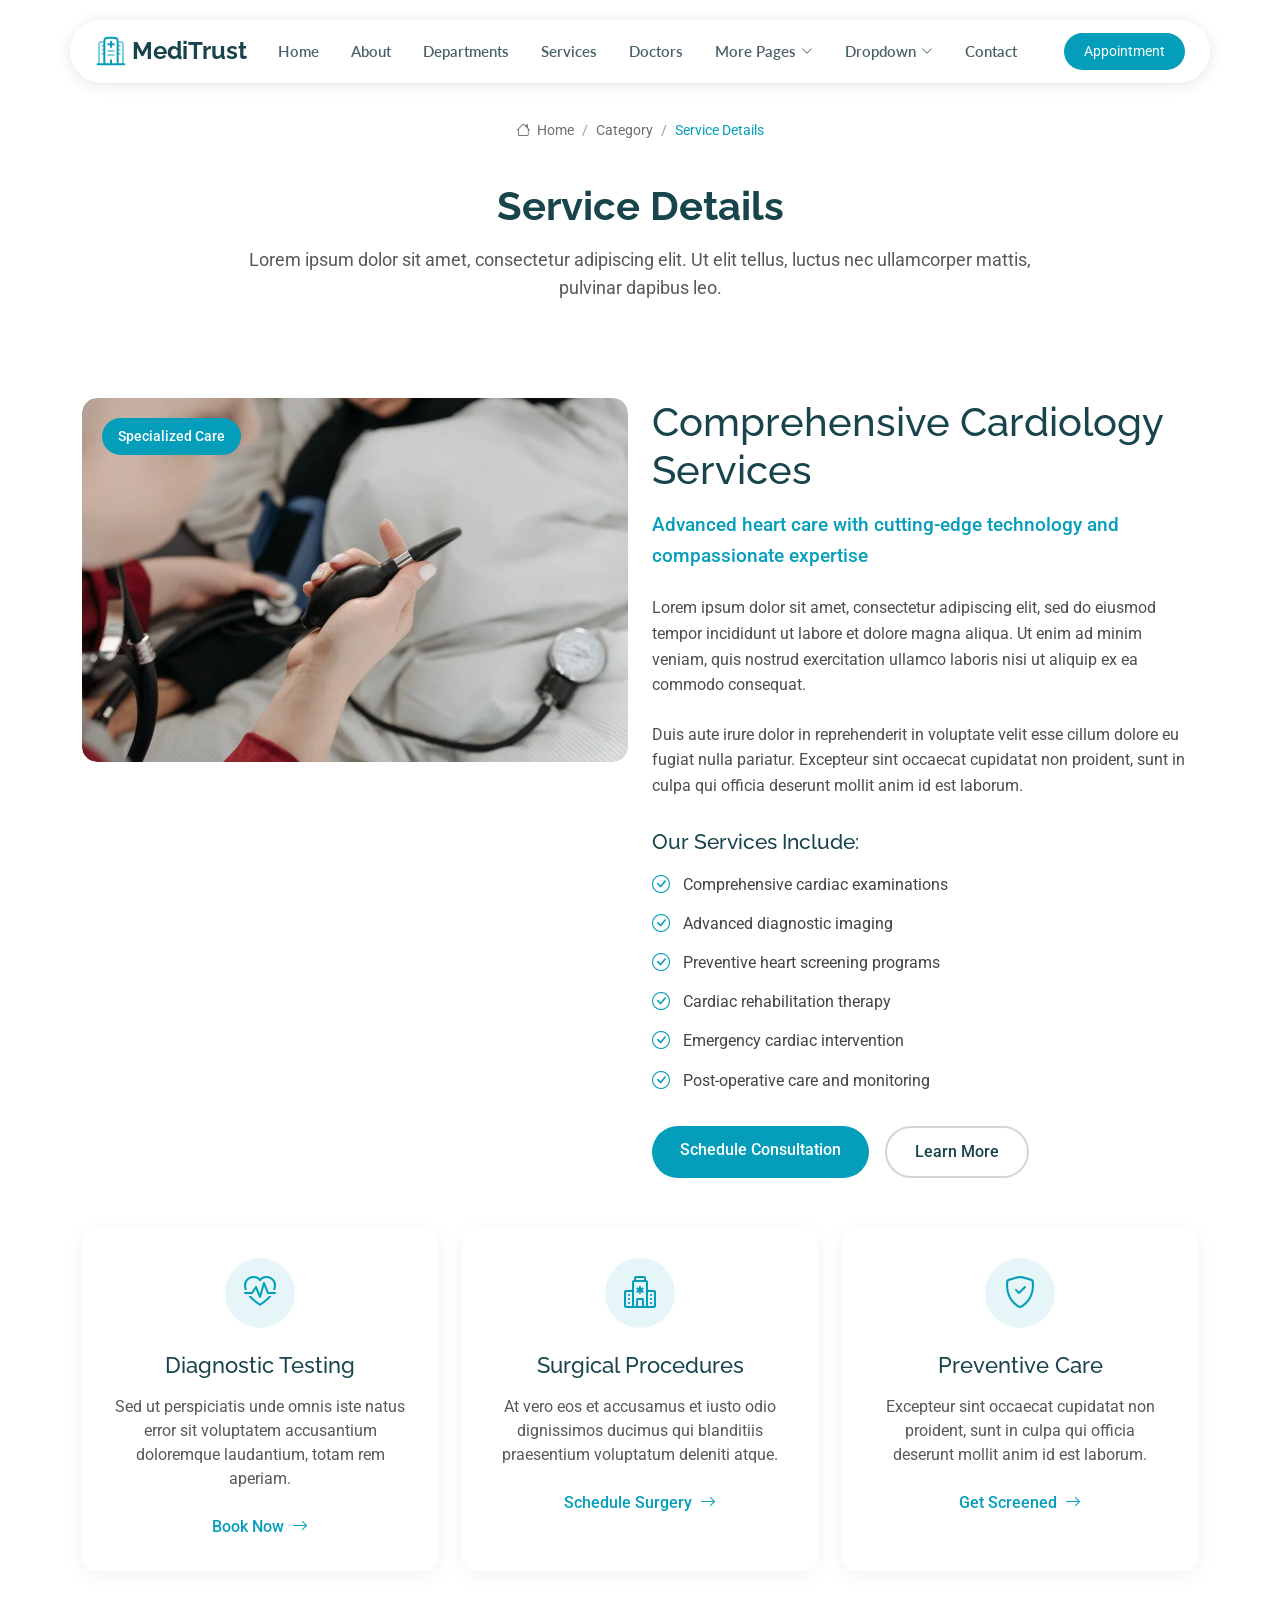
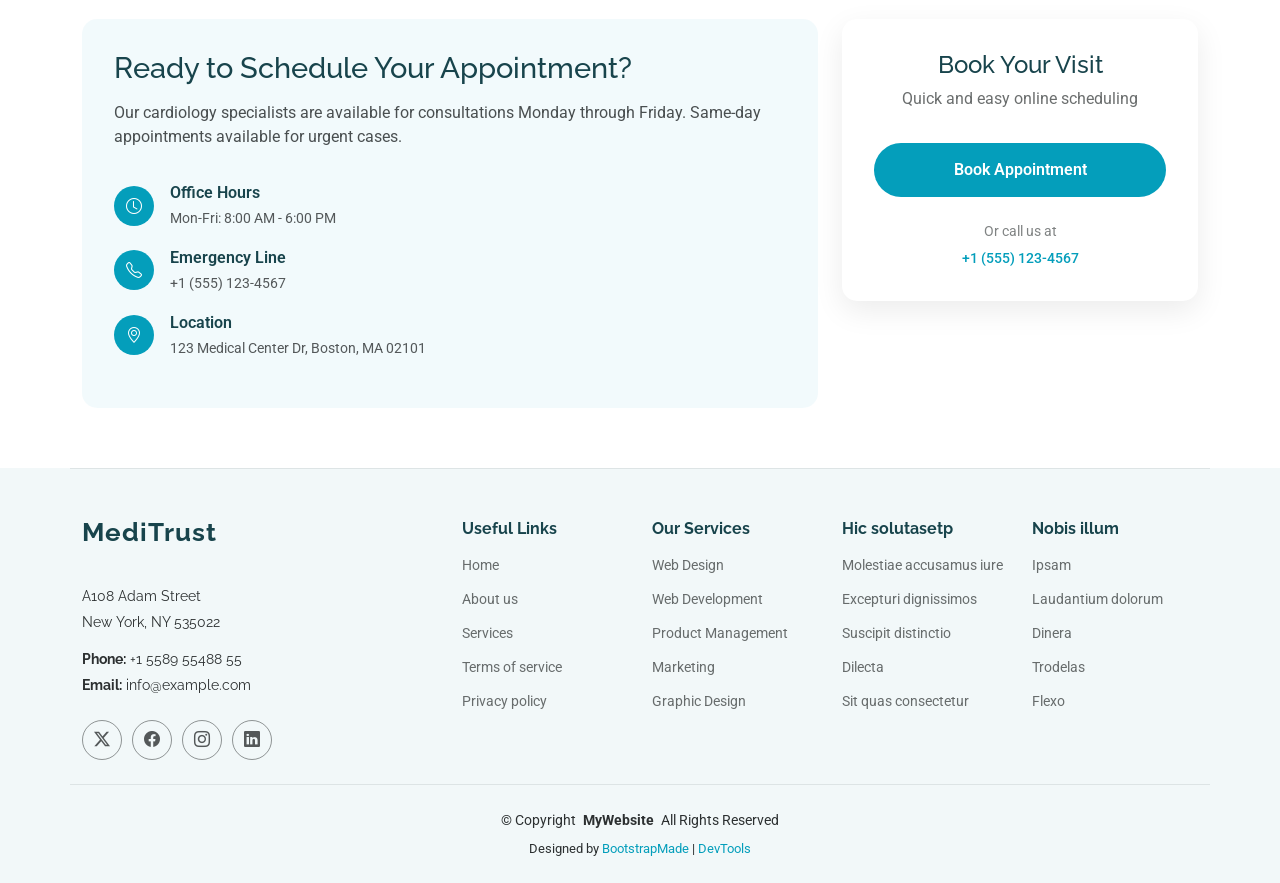
<file: MediTrust/MediTrust/service-details.html>
<!DOCTYPE html>
<html lang="en">

<head>
  <meta charset="utf-8">
  <meta content="width=device-width, initial-scale=1.0" name="viewport">
  <title>Service Details - MediTrust Bootstrap Template</title>
  <meta name="description" content="">
  <meta name="keywords" content="">

  <!-- Favicons -->
  <link href="assets/img/favicon.png" rel="icon">
  <link href="assets/img/apple-touch-icon.png" rel="apple-touch-icon">

  <!-- Fonts -->
  <link href="https://fonts.googleapis.com" rel="preconnect">
  <link href="https://fonts.gstatic.com" rel="preconnect" crossorigin>
  <link href="https://fonts.googleapis.com/css2?family=Roboto:ital,wght@0,100;0,300;0,400;0,500;0,700;0,900;1,100;1,300;1,400;1,500;1,700;1,900&family=Lato:ital,wght@0,100;0,300;0,400;0,700;0,900;1,100;1,300;1,400;1,700;1,900&family=Raleway:ital,wght@0,100;0,200;0,300;0,400;0,500;0,600;0,700;0,800;0,900;1,100;1,200;1,300;1,400;1,500;1,600;1,700;1,800;1,900&display=swap" rel="stylesheet">

  <!-- Vendor CSS Files -->
  <link href="assets/vendor/bootstrap/css/bootstrap.min.css" rel="stylesheet">
  <link href="assets/vendor/bootstrap-icons/bootstrap-icons.css" rel="stylesheet">
  <link href="assets/vendor/aos/aos.css" rel="stylesheet">
  <link href="assets/vendor/fontawesome-free/css/all.min.css" rel="stylesheet">
  <link href="assets/vendor/swiper/swiper-bundle.min.css" rel="stylesheet">
  <link href="assets/vendor/glightbox/css/glightbox.min.css" rel="stylesheet">

  <!-- Main CSS File -->
  <link href="assets/css/main.css" rel="stylesheet">

  <!-- =======================================================
  * Template Name: MediTrust
  * Template URL: https://bootstrapmade.com/meditrust-bootstrap-hospital-website-template/
  * Updated: Jul 04 2025 with Bootstrap v5.3.7
  * Author: BootstrapMade.com
  * License: https://bootstrapmade.com/license/
  ======================================================== -->
</head>

<body class="service-details-page">

  <header id="header" class="header d-flex align-items-center fixed-top">
    <div class="header-container container-fluid container-xl position-relative d-flex align-items-center justify-content-between">

      <a href="index.html" class="logo d-flex align-items-center me-auto me-xl-0">
        <!-- Uncomment the line below if you also wish to use an image logo -->
        <!-- <img src="assets/img/logo.webp" alt=""> -->
        <svg class="my-icon" viewBox="0 0 24 24" fill="none" xmlns="http://www.w3.org/2000/svg">
          <g id="bgCarrier" stroke-width="0"></g>
          <g id="tracerCarrier" stroke-linecap="round" stroke-linejoin="round"></g>
          <g id="iconCarrier">
            <path d="M22 22L2 22" stroke="currentColor" stroke-width="1.5" stroke-linecap="round"></path>
            <path d="M17 22V6C17 4.11438 17 3.17157 16.4142 2.58579C15.8284 2 14.8856 2 13 2H11C9.11438 2 8.17157 2 7.58579 2.58579C7 3.17157 7 4.11438 7 6V22" stroke="currentColor" stroke-width="1.5"></path>
            <path opacity="0.5" d="M21 22V8.5C21 7.09554 21 6.39331 20.6629 5.88886C20.517 5.67048 20.3295 5.48298 20.1111 5.33706C19.6067 5 18.9045 5 17.5 5" stroke="currentColor" stroke-width="1.5"></path>
            <path opacity="0.5" d="M3 22V8.5C3 7.09554 3 6.39331 3.33706 5.88886C3.48298 5.67048 3.67048 5.48298 3.88886 5.33706C4.39331 5 5.09554 5 6.5 5" stroke="currentColor" stroke-width="1.5"></path>
            <path d="M12 22V19" stroke="currentColor" stroke-width="1.5" stroke-linecap="round"></path>
            <path opacity="0.5" d="M10 12H14" stroke="currentColor" stroke-width="1.5" stroke-linecap="round"></path>
            <path opacity="0.5" d="M5.5 11H7" stroke="currentColor" stroke-width="1.5" stroke-linecap="round"></path>
            <path opacity="0.5" d="M5.5 14H7" stroke="currentColor" stroke-width="1.5" stroke-linecap="round"></path>
            <path opacity="0.5" d="M17 11H18.5" stroke="currentColor" stroke-width="1.5" stroke-linecap="round"></path>
            <path opacity="0.5" d="M17 14H18.5" stroke="currentColor" stroke-width="1.5" stroke-linecap="round"></path>
            <path opacity="0.5" d="M5.5 8H7" stroke="currentColor" stroke-width="1.5" stroke-linecap="round"></path>
            <path opacity="0.5" d="M17 8H18.5" stroke="currentColor" stroke-width="1.5" stroke-linecap="round"></path>
            <path opacity="0.5" d="M10 15H14" stroke="currentColor" stroke-width="1.5" stroke-linecap="round"></path>
            <path d="M12 9V5" stroke="currentColor" stroke-width="1.5" stroke-linecap="round" stroke-linejoin="round"></path>
            <path d="M14 7L10 7" stroke="currentColor" stroke-width="1.5" stroke-linecap="round" stroke-linejoin="round"></path>
          </g>
        </svg>

        <h1 class="sitename">MediTrust</h1>
      </a>

      <nav id="navmenu" class="navmenu">
        <ul>
          <li><a href="index.html">Home</a></li>
          <li><a href="about.html">About</a></li>
          <li><a href="departments.html">Departments</a></li>
          <li><a href="services.html">Services</a></li>
          <li><a href="doctors.html">Doctors</a></li>
          <li class="dropdown"><a href="#"><span>More Pages</span> <i class="bi bi-chevron-down toggle-dropdown"></i></a>
            <ul>
              <li><a href="department-details.html">Department Details</a></li>
              <li><a href="service-details.html" class="active">Service Details</a></li>
              <li><a href="appointment.html">Appointment</a></li>
              <li><a href="testimonials.html">Testimonials</a></li>
              <li><a href="faq.html">Frequently Asked Questions</a></li>
              <li><a href="gallery.html">Gallery</a></li>
              <li><a href="terms.html">Terms</a></li>
              <li><a href="privacy.html">Privacy</a></li>
              <li><a href="404.html">404</a></li>
            </ul>
          </li>
          <li class="dropdown"><a href="#"><span>Dropdown</span> <i class="bi bi-chevron-down toggle-dropdown"></i></a>
            <ul>
              <li><a href="#">Dropdown 1</a></li>
              <li class="dropdown"><a href="#"><span>Deep Dropdown</span> <i class="bi bi-chevron-down toggle-dropdown"></i></a>
                <ul>
                  <li><a href="#">Deep Dropdown 1</a></li>
                  <li><a href="#">Deep Dropdown 2</a></li>
                  <li><a href="#">Deep Dropdown 3</a></li>
                  <li><a href="#">Deep Dropdown 4</a></li>
                  <li><a href="#">Deep Dropdown 5</a></li>
                </ul>
              </li>
              <li><a href="#">Dropdown 2</a></li>
              <li><a href="#">Dropdown 3</a></li>
              <li><a href="#">Dropdown 4</a></li>
            </ul>
          </li>
          <li><a href="contact.html">Contact</a></li>
        </ul>
        <i class="mobile-nav-toggle d-xl-none bi bi-list"></i>
      </nav>

      <a class="btn-getstarted" href="appointment.html">Appointment</a>

    </div>
  </header>

  <main class="main">

    <!-- Page Title -->
    <div class="page-title">
      <div class="breadcrumbs">
        <nav aria-label="breadcrumb">
          <ol class="breadcrumb">
            <li class="breadcrumb-item"><a href="#"><i class="bi bi-house"></i> Home</a></li>
            <li class="breadcrumb-item"><a href="#">Category</a></li>
            <li class="breadcrumb-item active current">Service Details</li>
          </ol>
        </nav>
      </div>

      <div class="title-wrapper">
        <h1>Service Details</h1>
        <p>Lorem ipsum dolor sit amet, consectetur adipiscing elit. Ut elit tellus, luctus nec ullamcorper mattis, pulvinar dapibus leo.</p>
      </div>
    </div><!-- End Page Title -->

    <!-- Service Details 2 Section -->
    <section id="service-details-2" class="service-details-2 section">

      <div class="container" data-aos="fade-up" data-aos-delay="100">

        <div class="row gy-5">

          <div class="col-lg-6" data-aos="zoom-in" data-aos-delay="200">
            <div class="service-image">
              <img src="assets/img/health/cardiology-3.webp" alt="Cardiology Services" class="img-fluid">
              <div class="service-tag">
                <span>Specialized Care</span>
              </div>
            </div>
          </div>

          <div class="col-lg-6" data-aos="fade-left" data-aos-delay="300">
            <div class="service-content">
              <h2>Comprehensive Cardiology Services</h2>
              <p class="service-tagline">Advanced heart care with cutting-edge technology and compassionate expertise</p>

              <p>Lorem ipsum dolor sit amet, consectetur adipiscing elit, sed do eiusmod tempor incididunt ut labore et dolore magna aliqua. Ut enim ad minim veniam, quis nostrud exercitation ullamco laboris nisi ut aliquip ex ea commodo consequat.</p>

              <p>Duis aute irure dolor in reprehenderit in voluptate velit esse cillum dolore eu fugiat nulla pariatur. Excepteur sint occaecat cupidatat non proident, sunt in culpa qui officia deserunt mollit anim id est laborum.</p>

              <div class="service-features">
                <h4>Our Services Include:</h4>
                <ul>
                  <li><i class="bi bi-check-circle"></i> Comprehensive cardiac examinations</li>
                  <li><i class="bi bi-check-circle"></i> Advanced diagnostic imaging</li>
                  <li><i class="bi bi-check-circle"></i> Preventive heart screening programs</li>
                  <li><i class="bi bi-check-circle"></i> Cardiac rehabilitation therapy</li>
                  <li><i class="bi bi-check-circle"></i> Emergency cardiac intervention</li>
                  <li><i class="bi bi-check-circle"></i> Post-operative care and monitoring</li>
                </ul>
              </div>

              <div class="service-actions">
                <a href="#" class="btn-primary">Schedule Consultation</a>
                <a href="#" class="btn-secondary">Learn More</a>
              </div>
            </div>
          </div>

        </div>

        <div class="row mt-5">

          <div class="col-lg-4" data-aos="fade-up" data-aos-delay="100">
            <div class="service-card">
              <div class="card-icon">
                <i class="bi bi-heart-pulse"></i>
              </div>
              <h4>Diagnostic Testing</h4>
              <p>Sed ut perspiciatis unde omnis iste natus error sit voluptatem accusantium doloremque laudantium, totam rem aperiam.</p>
              <a href="#" class="card-link">
                <span>Book Now</span>
                <i class="bi bi-arrow-right"></i>
              </a>
            </div>
          </div>

          <div class="col-lg-4" data-aos="fade-up" data-aos-delay="200">
            <div class="service-card">
              <div class="card-icon">
                <i class="bi bi-hospital"></i>
              </div>
              <h4>Surgical Procedures</h4>
              <p>At vero eos et accusamus et iusto odio dignissimos ducimus qui blanditiis praesentium voluptatum deleniti atque.</p>
              <a href="#" class="card-link">
                <span>Schedule Surgery</span>
                <i class="bi bi-arrow-right"></i>
              </a>
            </div>
          </div>

          <div class="col-lg-4" data-aos="fade-up" data-aos-delay="300">
            <div class="service-card">
              <div class="card-icon">
                <i class="bi bi-shield-check"></i>
              </div>
              <h4>Preventive Care</h4>
              <p>Excepteur sint occaecat cupidatat non proident, sunt in culpa qui officia deserunt mollit anim id est laborum.</p>
              <a href="#" class="card-link">
                <span>Get Screened</span>
                <i class="bi bi-arrow-right"></i>
              </a>
            </div>
          </div>

        </div>

        <div class="row mt-5">

          <div class="col-lg-8" data-aos="fade-right" data-aos-delay="100">
            <div class="booking-section">
              <h3>Ready to Schedule Your Appointment?</h3>
              <p>Our cardiology specialists are available for consultations Monday through Friday. Same-day appointments available for urgent cases.</p>

              <div class="availability-info">
                <div class="info-item">
                  <i class="bi bi-clock"></i>
                  <div>
                    <strong>Office Hours</strong>
                    <span>Mon-Fri: 8:00 AM - 6:00 PM</span>
                  </div>
                </div>
                <div class="info-item">
                  <i class="bi bi-telephone"></i>
                  <div>
                    <strong>Emergency Line</strong>
                    <span>+1 (555) 123-4567</span>
                  </div>
                </div>
                <div class="info-item">
                  <i class="bi bi-geo-alt"></i>
                  <div>
                    <strong>Location</strong>
                    <span>123 Medical Center Dr, Boston, MA 02101</span>
                  </div>
                </div>
              </div>
            </div>
          </div>

          <div class="col-lg-4" data-aos="fade-left" data-aos-delay="200">
            <div class="appointment-card">
              <h4>Book Your Visit</h4>
              <p>Quick and easy online scheduling</p>
              <a href="appointment.html" class="btn-appointment">Book Appointment</a>
              <div class="contact-alternative">
                <span>Or call us at</span>
                <a href="tel:+15551234567">+1 (555) 123-4567</a>
              </div>
            </div>
          </div>

        </div>

      </div>

    </section><!-- /Service Details 2 Section -->

  </main>

  <footer id="footer" class="footer position-relative light-background">

    <div class="container footer-top">
      <div class="row gy-4">
        <div class="col-lg-4 col-md-6 footer-about">
          <a href="index.html" class="logo d-flex align-items-center">
            <span class="sitename">MediTrust</span>
          </a>
          <div class="footer-contact pt-3">
            <p>A108 Adam Street</p>
            <p>New York, NY 535022</p>
            <p class="mt-3"><strong>Phone:</strong> <span>+1 5589 55488 55</span></p>
            <p><strong>Email:</strong> <span>info@example.com</span></p>
          </div>
          <div class="social-links d-flex mt-4">
            <a href=""><i class="bi bi-twitter-x"></i></a>
            <a href=""><i class="bi bi-facebook"></i></a>
            <a href=""><i class="bi bi-instagram"></i></a>
            <a href=""><i class="bi bi-linkedin"></i></a>
          </div>
        </div>

        <div class="col-lg-2 col-md-3 footer-links">
          <h4>Useful Links</h4>
          <ul>
            <li><a href="#">Home</a></li>
            <li><a href="#">About us</a></li>
            <li><a href="#">Services</a></li>
            <li><a href="#">Terms of service</a></li>
            <li><a href="#">Privacy policy</a></li>
          </ul>
        </div>

        <div class="col-lg-2 col-md-3 footer-links">
          <h4>Our Services</h4>
          <ul>
            <li><a href="#">Web Design</a></li>
            <li><a href="#">Web Development</a></li>
            <li><a href="#">Product Management</a></li>
            <li><a href="#">Marketing</a></li>
            <li><a href="#">Graphic Design</a></li>
          </ul>
        </div>

        <div class="col-lg-2 col-md-3 footer-links">
          <h4>Hic solutasetp</h4>
          <ul>
            <li><a href="#">Molestiae accusamus iure</a></li>
            <li><a href="#">Excepturi dignissimos</a></li>
            <li><a href="#">Suscipit distinctio</a></li>
            <li><a href="#">Dilecta</a></li>
            <li><a href="#">Sit quas consectetur</a></li>
          </ul>
        </div>

        <div class="col-lg-2 col-md-3 footer-links">
          <h4>Nobis illum</h4>
          <ul>
            <li><a href="#">Ipsam</a></li>
            <li><a href="#">Laudantium dolorum</a></li>
            <li><a href="#">Dinera</a></li>
            <li><a href="#">Trodelas</a></li>
            <li><a href="#">Flexo</a></li>
          </ul>
        </div>

      </div>
    </div>

    <div class="container copyright text-center mt-4">
      <p>© <span>Copyright</span> <strong class="px-1 sitename">MyWebsite</strong> <span>All Rights Reserved</span></p>
      <div class="credits">
        <!-- All the links in the footer should remain intact. -->
        <!-- You can delete the links only if you've purchased the pro version. -->
        <!-- Licensing information: https://bootstrapmade.com/license/ -->
        <!-- Purchase the pro version with working PHP/AJAX contact form: [buy-url] -->
        Designed by <a href="https://bootstrapmade.com/">BootstrapMade</a> | <a href="https://bootstrapmade.com/tools/">DevTools</a>
      </div>
    </div>

  </footer>

  <!-- Scroll Top -->
  <a href="#" id="scroll-top" class="scroll-top d-flex align-items-center justify-content-center"><i class="bi bi-arrow-up-short"></i></a>

  <!-- Preloader -->
  <div id="preloader"></div>

  <!-- Vendor JS Files -->
  <script src="assets/vendor/bootstrap/js/bootstrap.bundle.min.js"></script>
  <script src="assets/vendor/php-email-form/validate.js"></script>
  <script src="assets/vendor/aos/aos.js"></script>
  <script src="assets/vendor/purecounter/purecounter_vanilla.js"></script>
  <script src="assets/vendor/swiper/swiper-bundle.min.js"></script>
  <script src="assets/vendor/imagesloaded/imagesloaded.pkgd.min.js"></script>
  <script src="assets/vendor/isotope-layout/isotope.pkgd.min.js"></script>
  <script src="assets/vendor/glightbox/js/glightbox.min.js"></script>

  <!-- Main JS File -->
  <script src="assets/js/main.js"></script>

</body>

</html>
</file>
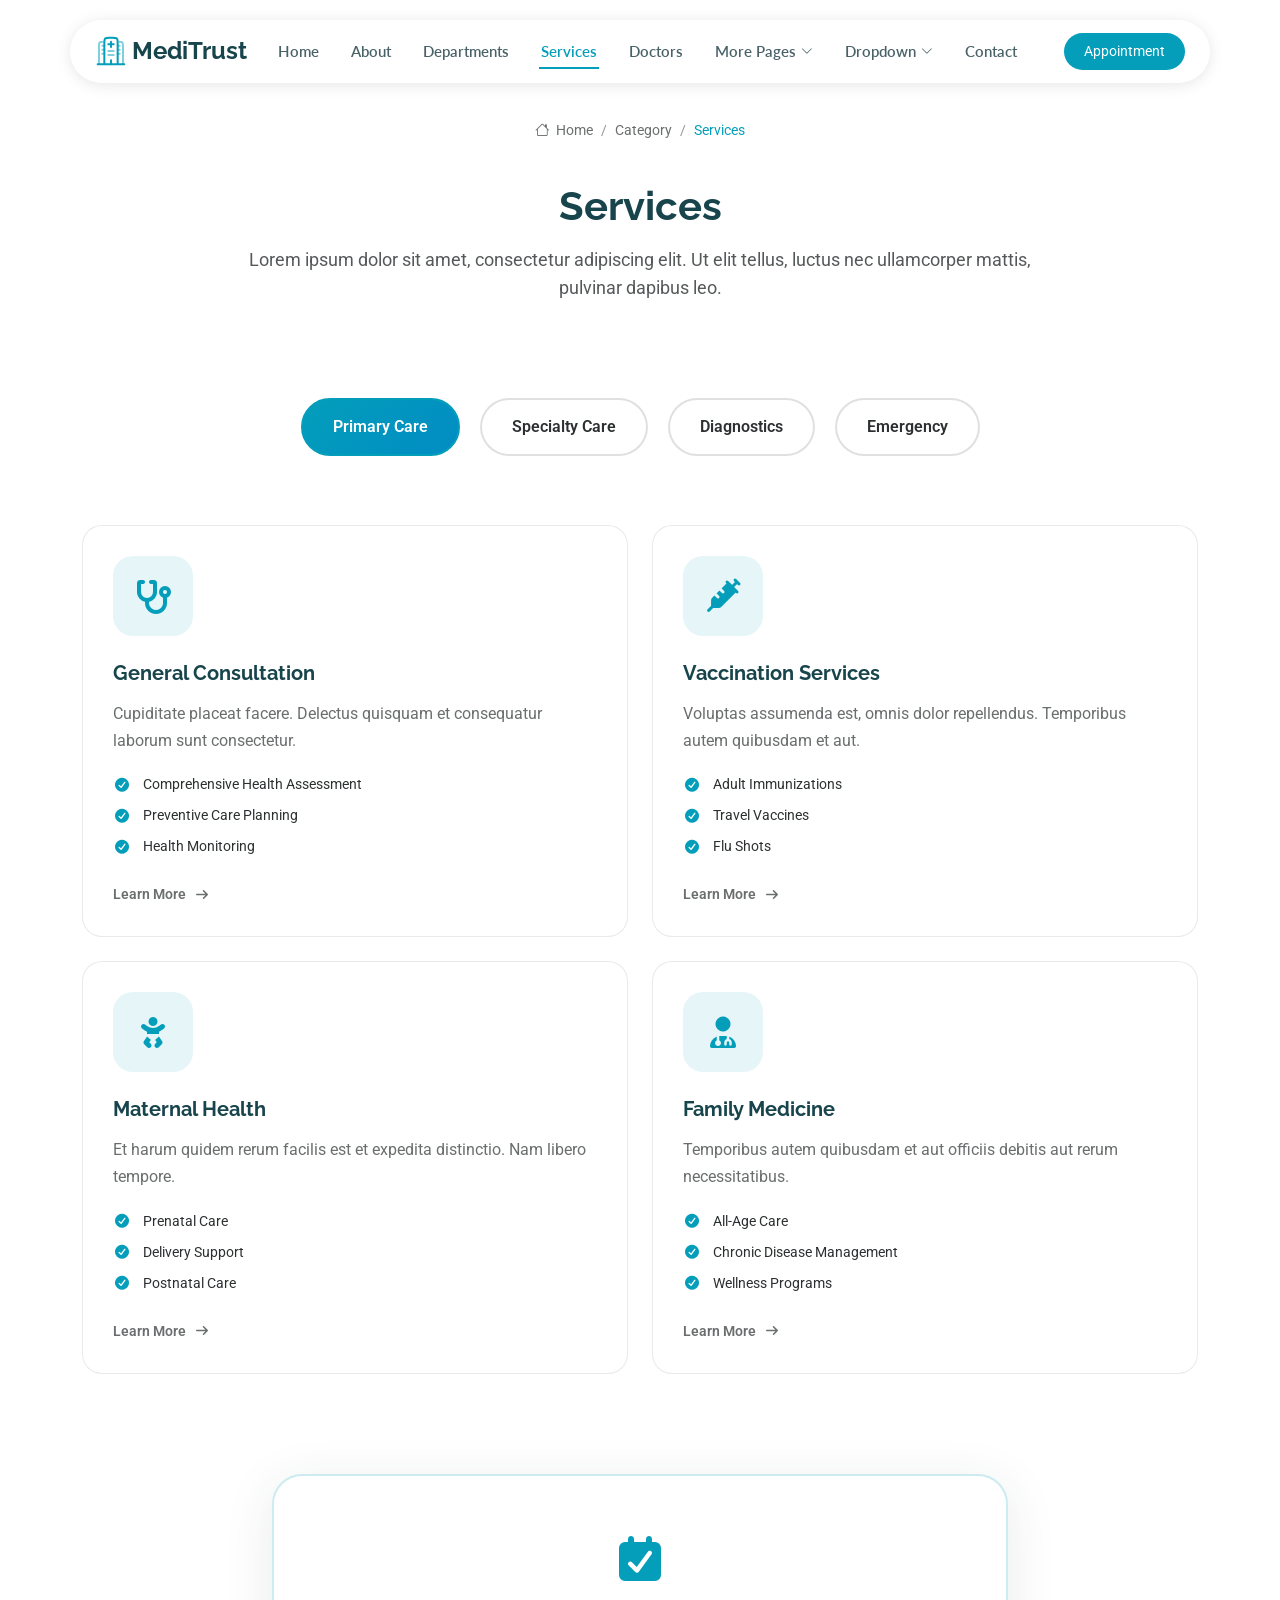
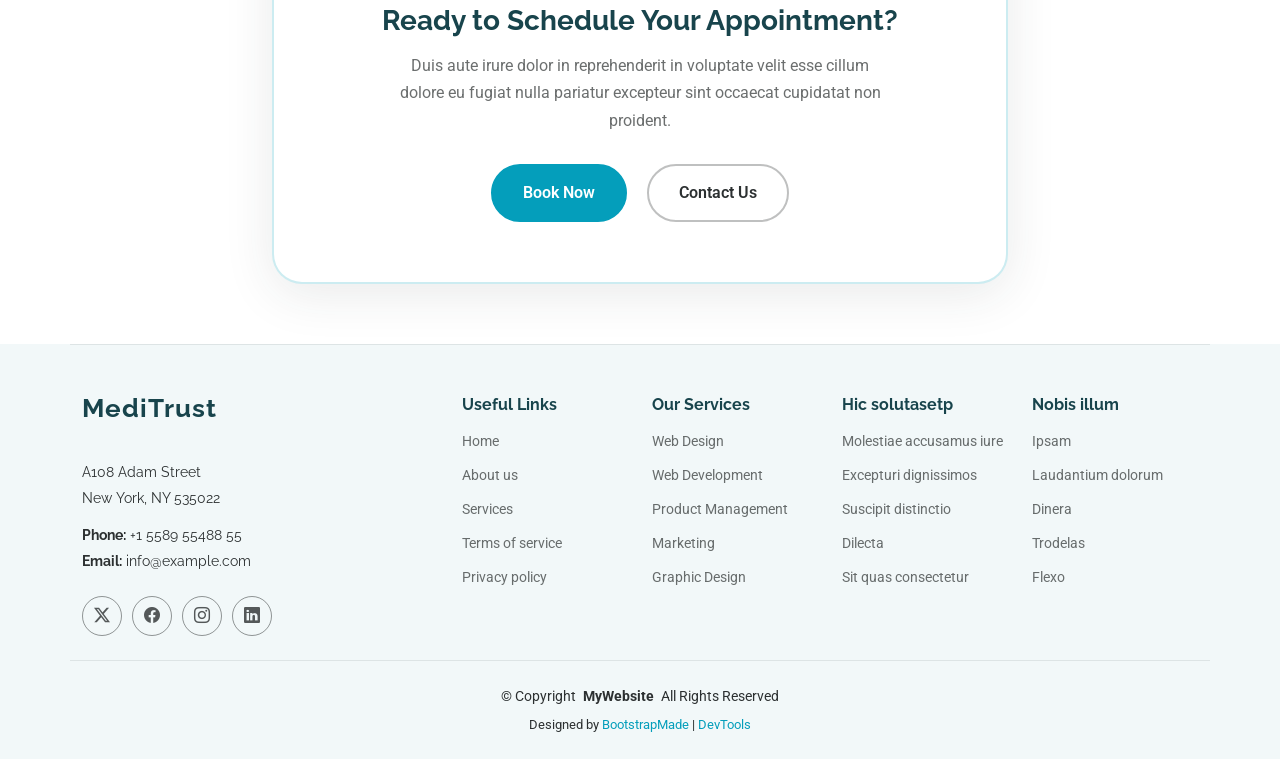
<file: MediTrust/MediTrust/services.html>
<!DOCTYPE html>
<html lang="en">

<head>
  <meta charset="utf-8">
  <meta content="width=device-width, initial-scale=1.0" name="viewport">
  <title>Services - MediTrust Bootstrap Template</title>
  <meta name="description" content="">
  <meta name="keywords" content="">

  <!-- Favicons -->
  <link href="assets/img/favicon.png" rel="icon">
  <link href="assets/img/apple-touch-icon.png" rel="apple-touch-icon">

  <!-- Fonts -->
  <link href="https://fonts.googleapis.com" rel="preconnect">
  <link href="https://fonts.gstatic.com" rel="preconnect" crossorigin>
  <link href="https://fonts.googleapis.com/css2?family=Roboto:ital,wght@0,100;0,300;0,400;0,500;0,700;0,900;1,100;1,300;1,400;1,500;1,700;1,900&family=Lato:ital,wght@0,100;0,300;0,400;0,700;0,900;1,100;1,300;1,400;1,700;1,900&family=Raleway:ital,wght@0,100;0,200;0,300;0,400;0,500;0,600;0,700;0,800;0,900;1,100;1,200;1,300;1,400;1,500;1,600;1,700;1,800;1,900&display=swap" rel="stylesheet">

  <!-- Vendor CSS Files -->
  <link href="assets/vendor/bootstrap/css/bootstrap.min.css" rel="stylesheet">
  <link href="assets/vendor/bootstrap-icons/bootstrap-icons.css" rel="stylesheet">
  <link href="assets/vendor/aos/aos.css" rel="stylesheet">
  <link href="assets/vendor/fontawesome-free/css/all.min.css" rel="stylesheet">
  <link href="assets/vendor/swiper/swiper-bundle.min.css" rel="stylesheet">
  <link href="assets/vendor/glightbox/css/glightbox.min.css" rel="stylesheet">

  <!-- Main CSS File -->
  <link href="assets/css/main.css" rel="stylesheet">

  <!-- =======================================================
  * Template Name: MediTrust
  * Template URL: https://bootstrapmade.com/meditrust-bootstrap-hospital-website-template/
  * Updated: Jul 04 2025 with Bootstrap v5.3.7
  * Author: BootstrapMade.com
  * License: https://bootstrapmade.com/license/
  ======================================================== -->
</head>

<body class="services-page">

  <header id="header" class="header d-flex align-items-center fixed-top">
    <div class="header-container container-fluid container-xl position-relative d-flex align-items-center justify-content-between">

      <a href="index.html" class="logo d-flex align-items-center me-auto me-xl-0">
        <!-- Uncomment the line below if you also wish to use an image logo -->
        <!-- <img src="assets/img/logo.webp" alt=""> -->
        <svg class="my-icon" viewBox="0 0 24 24" fill="none" xmlns="http://www.w3.org/2000/svg">
          <g id="bgCarrier" stroke-width="0"></g>
          <g id="tracerCarrier" stroke-linecap="round" stroke-linejoin="round"></g>
          <g id="iconCarrier">
            <path d="M22 22L2 22" stroke="currentColor" stroke-width="1.5" stroke-linecap="round"></path>
            <path d="M17 22V6C17 4.11438 17 3.17157 16.4142 2.58579C15.8284 2 14.8856 2 13 2H11C9.11438 2 8.17157 2 7.58579 2.58579C7 3.17157 7 4.11438 7 6V22" stroke="currentColor" stroke-width="1.5"></path>
            <path opacity="0.5" d="M21 22V8.5C21 7.09554 21 6.39331 20.6629 5.88886C20.517 5.67048 20.3295 5.48298 20.1111 5.33706C19.6067 5 18.9045 5 17.5 5" stroke="currentColor" stroke-width="1.5"></path>
            <path opacity="0.5" d="M3 22V8.5C3 7.09554 3 6.39331 3.33706 5.88886C3.48298 5.67048 3.67048 5.48298 3.88886 5.33706C4.39331 5 5.09554 5 6.5 5" stroke="currentColor" stroke-width="1.5"></path>
            <path d="M12 22V19" stroke="currentColor" stroke-width="1.5" stroke-linecap="round"></path>
            <path opacity="0.5" d="M10 12H14" stroke="currentColor" stroke-width="1.5" stroke-linecap="round"></path>
            <path opacity="0.5" d="M5.5 11H7" stroke="currentColor" stroke-width="1.5" stroke-linecap="round"></path>
            <path opacity="0.5" d="M5.5 14H7" stroke="currentColor" stroke-width="1.5" stroke-linecap="round"></path>
            <path opacity="0.5" d="M17 11H18.5" stroke="currentColor" stroke-width="1.5" stroke-linecap="round"></path>
            <path opacity="0.5" d="M17 14H18.5" stroke="currentColor" stroke-width="1.5" stroke-linecap="round"></path>
            <path opacity="0.5" d="M5.5 8H7" stroke="currentColor" stroke-width="1.5" stroke-linecap="round"></path>
            <path opacity="0.5" d="M17 8H18.5" stroke="currentColor" stroke-width="1.5" stroke-linecap="round"></path>
            <path opacity="0.5" d="M10 15H14" stroke="currentColor" stroke-width="1.5" stroke-linecap="round"></path>
            <path d="M12 9V5" stroke="currentColor" stroke-width="1.5" stroke-linecap="round" stroke-linejoin="round"></path>
            <path d="M14 7L10 7" stroke="currentColor" stroke-width="1.5" stroke-linecap="round" stroke-linejoin="round"></path>
          </g>
        </svg>

        <h1 class="sitename">MediTrust</h1>
      </a>

      <nav id="navmenu" class="navmenu">
        <ul>
          <li><a href="index.html">Home</a></li>
          <li><a href="about.html">About</a></li>
          <li><a href="departments.html">Departments</a></li>
          <li><a href="services.html" class="active">Services</a></li>
          <li><a href="doctors.html">Doctors</a></li>
          <li class="dropdown"><a href="#"><span>More Pages</span> <i class="bi bi-chevron-down toggle-dropdown"></i></a>
            <ul>
              <li><a href="department-details.html">Department Details</a></li>
              <li><a href="service-details.html">Service Details</a></li>
              <li><a href="appointment.html">Appointment</a></li>
              <li><a href="testimonials.html">Testimonials</a></li>
              <li><a href="faq.html">Frequently Asked Questions</a></li>
              <li><a href="gallery.html">Gallery</a></li>
              <li><a href="terms.html">Terms</a></li>
              <li><a href="privacy.html">Privacy</a></li>
              <li><a href="404.html">404</a></li>
            </ul>
          </li>
          <li class="dropdown"><a href="#"><span>Dropdown</span> <i class="bi bi-chevron-down toggle-dropdown"></i></a>
            <ul>
              <li><a href="#">Dropdown 1</a></li>
              <li class="dropdown"><a href="#"><span>Deep Dropdown</span> <i class="bi bi-chevron-down toggle-dropdown"></i></a>
                <ul>
                  <li><a href="#">Deep Dropdown 1</a></li>
                  <li><a href="#">Deep Dropdown 2</a></li>
                  <li><a href="#">Deep Dropdown 3</a></li>
                  <li><a href="#">Deep Dropdown 4</a></li>
                  <li><a href="#">Deep Dropdown 5</a></li>
                </ul>
              </li>
              <li><a href="#">Dropdown 2</a></li>
              <li><a href="#">Dropdown 3</a></li>
              <li><a href="#">Dropdown 4</a></li>
            </ul>
          </li>
          <li><a href="contact.html">Contact</a></li>
        </ul>
        <i class="mobile-nav-toggle d-xl-none bi bi-list"></i>
      </nav>

      <a class="btn-getstarted" href="appointment.html">Appointment</a>

    </div>
  </header>

  <main class="main">

    <!-- Page Title -->
    <div class="page-title">
      <div class="breadcrumbs">
        <nav aria-label="breadcrumb">
          <ol class="breadcrumb">
            <li class="breadcrumb-item"><a href="#"><i class="bi bi-house"></i> Home</a></li>
            <li class="breadcrumb-item"><a href="#">Category</a></li>
            <li class="breadcrumb-item active current">Services</li>
          </ol>
        </nav>
      </div>

      <div class="title-wrapper">
        <h1>Services</h1>
        <p>Lorem ipsum dolor sit amet, consectetur adipiscing elit. Ut elit tellus, luctus nec ullamcorper mattis, pulvinar dapibus leo.</p>
      </div>
    </div><!-- End Page Title -->

    <!-- Services Section -->
    <section id="services" class="services section">

      <div class="container" data-aos="fade-up" data-aos-delay="100">

        <div class="services-tabs">
          <ul class="nav nav-tabs" role="tablist" data-aos="fade-up" data-aos-delay="200">
            <li class="nav-item" role="presentation">
              <button class="nav-link active" id="services-primary-tab" data-bs-toggle="tab" data-bs-target="#services-primary" type="button" role="tab">Primary Care</button>
            </li>
            <li class="nav-item" role="presentation">
              <button class="nav-link" id="services-specialty-tab" data-bs-toggle="tab" data-bs-target="#services-specialty" type="button" role="tab">Specialty Care</button>
            </li>
            <li class="nav-item" role="presentation">
              <button class="nav-link" id="services-diagnostics-tab" data-bs-toggle="tab" data-bs-target="#services-diagnostics" type="button" role="tab">Diagnostics</button>
            </li>
            <li class="nav-item" role="presentation">
              <button class="nav-link" id="services-emergency-tab" data-bs-toggle="tab" data-bs-target="#services-emergency" type="button" role="tab">Emergency</button>
            </li>
          </ul>

          <div class="tab-content" data-aos="fade-up" data-aos-delay="300">

            <div class="tab-pane fade show active" id="services-primary" role="tabpanel">
              <div class="row g-4">
                <div class="col-lg-6">
                  <div class="service-item">
                    <div class="service-icon-wrapper">
                      <i class="fa fa-stethoscope"></i>
                    </div>
                    <div class="service-details">
                      <h5>General Consultation</h5>
                      <p>Cupiditate placeat facere. Delectus quisquam et consequatur laborum sunt consectetur.</p>
                      <ul class="service-benefits">
                        <li><i class="fa fa-check-circle"></i>Comprehensive Health Assessment</li>
                        <li><i class="fa fa-check-circle"></i>Preventive Care Planning</li>
                        <li><i class="fa fa-check-circle"></i>Health Monitoring</li>
                      </ul>
                      <a href="service-details.html" class="service-link">
                        <span>Learn More</span>
                        <i class="fa fa-arrow-right"></i>
                      </a>
                    </div>
                  </div>
                </div>

                <div class="col-lg-6">
                  <div class="service-item">
                    <div class="service-icon-wrapper">
                      <i class="fa fa-syringe"></i>
                    </div>
                    <div class="service-details">
                      <h5>Vaccination Services</h5>
                      <p>Voluptas assumenda est, omnis dolor repellendus. Temporibus autem quibusdam et aut.</p>
                      <ul class="service-benefits">
                        <li><i class="fa fa-check-circle"></i>Adult Immunizations</li>
                        <li><i class="fa fa-check-circle"></i>Travel Vaccines</li>
                        <li><i class="fa fa-check-circle"></i>Flu Shots</li>
                      </ul>
                      <a href="service-details.html" class="service-link">
                        <span>Learn More</span>
                        <i class="fa fa-arrow-right"></i>
                      </a>
                    </div>
                  </div>
                </div>

                <div class="col-lg-6">
                  <div class="service-item">
                    <div class="service-icon-wrapper">
                      <i class="fa fa-baby"></i>
                    </div>
                    <div class="service-details">
                      <h5>Maternal Health</h5>
                      <p>Et harum quidem rerum facilis est et expedita distinctio. Nam libero tempore.</p>
                      <ul class="service-benefits">
                        <li><i class="fa fa-check-circle"></i>Prenatal Care</li>
                        <li><i class="fa fa-check-circle"></i>Delivery Support</li>
                        <li><i class="fa fa-check-circle"></i>Postnatal Care</li>
                      </ul>
                      <a href="service-details.html" class="service-link">
                        <span>Learn More</span>
                        <i class="fa fa-arrow-right"></i>
                      </a>
                    </div>
                  </div>
                </div>

                <div class="col-lg-6">
                  <div class="service-item">
                    <div class="service-icon-wrapper">
                      <i class="fa fa-user-md"></i>
                    </div>
                    <div class="service-details">
                      <h5>Family Medicine</h5>
                      <p>Temporibus autem quibusdam et aut officiis debitis aut rerum necessitatibus.</p>
                      <ul class="service-benefits">
                        <li><i class="fa fa-check-circle"></i>All-Age Care</li>
                        <li><i class="fa fa-check-circle"></i>Chronic Disease Management</li>
                        <li><i class="fa fa-check-circle"></i>Wellness Programs</li>
                      </ul>
                      <a href="service-details.html" class="service-link">
                        <span>Learn More</span>
                        <i class="fa fa-arrow-right"></i>
                      </a>
                    </div>
                  </div>
                </div>
              </div>
            </div>

            <div class="tab-pane fade" id="services-specialty" role="tabpanel">
              <div class="row g-4">
                <div class="col-lg-6">
                  <div class="service-item featured">
                    <div class="service-icon-wrapper">
                      <i class="fa fa-heartbeat"></i>
                    </div>
                    <div class="service-details">
                      <h5>Cardiology</h5>
                      <p>Sed ut perspiciatis unde omnis iste natus error sit voluptatem accusantium.</p>
                      <ul class="service-benefits">
                        <li><i class="fa fa-check-circle"></i>Heart Disease Treatment</li>
                        <li><i class="fa fa-check-circle"></i>Cardiac Surgery</li>
                        <li><i class="fa fa-check-circle"></i>Rehabilitation Programs</li>
                      </ul>
                      <a href="service-details.html" class="service-link">
                        <span>Learn More</span>
                        <i class="fa fa-arrow-right"></i>
                      </a>
                    </div>
                  </div>
                </div>

                <div class="col-lg-6">
                  <div class="service-item">
                    <div class="service-icon-wrapper">
                      <i class="fa fa-brain"></i>
                    </div>
                    <div class="service-details">
                      <h5>Neurology</h5>
                      <p>Neque porro quisquam est, qui dolorem ipsum quia dolor sit amet consectetur.</p>
                      <ul class="service-benefits">
                        <li><i class="fa fa-check-circle"></i>Neurological Assessment</li>
                        <li><i class="fa fa-check-circle"></i>Stroke Treatment</li>
                        <li><i class="fa fa-check-circle"></i>Memory Care</li>
                      </ul>
                      <a href="service-details.html" class="service-link">
                        <span>Learn More</span>
                        <i class="fa fa-arrow-right"></i>
                      </a>
                    </div>
                  </div>
                </div>

                <div class="col-lg-6">
                  <div class="service-item">
                    <div class="service-icon-wrapper">
                      <i class="fa fa-bone"></i>
                    </div>
                    <div class="service-details">
                      <h5>Orthopedics</h5>
                      <p>Ut enim ad minima veniam, quis nostrum exercitationem ullam corporis suscipit.</p>
                      <ul class="service-benefits">
                        <li><i class="fa fa-check-circle"></i>Joint Replacement</li>
                        <li><i class="fa fa-check-circle"></i>Sports Medicine</li>
                        <li><i class="fa fa-check-circle"></i>Pain Management</li>
                      </ul>
                      <a href="service-details.html" class="service-link">
                        <span>Learn More</span>
                        <i class="fa fa-arrow-right"></i>
                      </a>
                    </div>
                  </div>
                </div>

                <div class="col-lg-6">
                  <div class="service-item">
                    <div class="service-icon-wrapper">
                      <i class="fa fa-user-nurse"></i>
                    </div>
                    <div class="service-details">
                      <h5>Oncology</h5>
                      <p>At vero eos et accusamus et iusto odio dignissimos ducimus qui blanditiis.</p>
                      <ul class="service-benefits">
                        <li><i class="fa fa-check-circle"></i>Cancer Treatment</li>
                        <li><i class="fa fa-check-circle"></i>Chemotherapy</li>
                        <li><i class="fa fa-check-circle"></i>Support Services</li>
                      </ul>
                      <a href="service-details.html" class="service-link">
                        <span>Learn More</span>
                        <i class="fa fa-arrow-right"></i>
                      </a>
                    </div>
                  </div>
                </div>
              </div>
            </div>

            <div class="tab-pane fade" id="services-diagnostics" role="tabpanel">
              <div class="row g-4">
                <div class="col-lg-6">
                  <div class="service-item">
                    <div class="service-icon-wrapper">
                      <i class="fa fa-vial"></i>
                    </div>
                    <div class="service-details">
                      <h5>Laboratory Testing</h5>
                      <p>Quis autem vel eum iure reprehenderit qui in ea voluptate velit esse quam.</p>
                      <ul class="service-benefits">
                        <li><i class="fa fa-check-circle"></i>Blood Analysis</li>
                        <li><i class="fa fa-check-circle"></i>Pathology Services</li>
                        <li><i class="fa fa-check-circle"></i>Quick Results</li>
                      </ul>
                      <a href="service-details.html" class="service-link">
                        <span>Learn More</span>
                        <i class="fa fa-arrow-right"></i>
                      </a>
                    </div>
                  </div>
                </div>

                <div class="col-lg-6">
                  <div class="service-item">
                    <div class="service-icon-wrapper">
                      <i class="fa fa-x-ray"></i>
                    </div>
                    <div class="service-details">
                      <h5>Diagnostic Imaging</h5>
                      <p>Nemo enim ipsam voluptatem quia voluptas sit aspernatur aut odit aut fugit.</p>
                      <ul class="service-benefits">
                        <li><i class="fa fa-check-circle"></i>MRI Scans</li>
                        <li><i class="fa fa-check-circle"></i>CT Imaging</li>
                        <li><i class="fa fa-check-circle"></i>Ultrasound</li>
                      </ul>
                      <a href="service-details.html" class="service-link">
                        <span>Learn More</span>
                        <i class="fa fa-arrow-right"></i>
                      </a>
                    </div>
                  </div>
                </div>
              </div>
            </div>

            <div class="tab-pane fade" id="services-emergency" role="tabpanel">
              <div class="row g-4">
                <div class="col-lg-12">
                  <div class="service-item emergency-highlight">
                    <div class="service-icon-wrapper">
                      <i class="fa fa-ambulance"></i>
                    </div>
                    <div class="service-details">
                      <h5>24/7 Emergency Care</h5>
                      <p>Sed do eiusmod tempor incididunt ut labore et dolore magna aliqua. Ut enim ad minim veniam, quis nostrud exercitation ullamco laboris nisi ut aliquip ex ea commodo consequat.</p>
                      <ul class="service-benefits">
                        <li><i class="fa fa-check-circle"></i>Round-the-Clock Availability</li>
                        <li><i class="fa fa-check-circle"></i>Trauma Center</li>
                        <li><i class="fa fa-check-circle"></i>Critical Care Unit</li>
                        <li><i class="fa fa-check-circle"></i>Emergency Surgery</li>
                      </ul>
                      <div class="emergency-actions">
                        <a href="tel:911" class="btn-emergency">
                          <i class="fa fa-phone"></i>
                          <span>Call Emergency</span>
                        </a>
                        <a href="directions.html" class="btn-directions">
                          <i class="fa fa-map-marker-alt"></i>
                          <span>Get Directions</span>
                        </a>
                      </div>
                    </div>
                  </div>
                </div>
              </div>
            </div>

          </div>
        </div>

        <div class="services-cta" data-aos="fade-up" data-aos-delay="400">
          <div class="row">
            <div class="col-lg-8 mx-auto text-center">
              <div class="cta-content">
                <i class="fa fa-calendar-check"></i>
                <h3>Ready to Schedule Your Appointment?</h3>
                <p>Duis aute irure dolor in reprehenderit in voluptate velit esse cillum dolore eu fugiat nulla pariatur excepteur sint occaecat cupidatat non proident.</p>
                <div class="cta-buttons">
                  <a href="appointment.html" class="btn-book">Book Now</a>
                  <a href="contact.html" class="btn-contact">Contact Us</a>
                </div>
              </div>
            </div>
          </div>
        </div>

      </div>

    </section><!-- /Services Section -->

  </main>

  <footer id="footer" class="footer position-relative light-background">

    <div class="container footer-top">
      <div class="row gy-4">
        <div class="col-lg-4 col-md-6 footer-about">
          <a href="index.html" class="logo d-flex align-items-center">
            <span class="sitename">MediTrust</span>
          </a>
          <div class="footer-contact pt-3">
            <p>A108 Adam Street</p>
            <p>New York, NY 535022</p>
            <p class="mt-3"><strong>Phone:</strong> <span>+1 5589 55488 55</span></p>
            <p><strong>Email:</strong> <span>info@example.com</span></p>
          </div>
          <div class="social-links d-flex mt-4">
            <a href=""><i class="bi bi-twitter-x"></i></a>
            <a href=""><i class="bi bi-facebook"></i></a>
            <a href=""><i class="bi bi-instagram"></i></a>
            <a href=""><i class="bi bi-linkedin"></i></a>
          </div>
        </div>

        <div class="col-lg-2 col-md-3 footer-links">
          <h4>Useful Links</h4>
          <ul>
            <li><a href="#">Home</a></li>
            <li><a href="#">About us</a></li>
            <li><a href="#">Services</a></li>
            <li><a href="#">Terms of service</a></li>
            <li><a href="#">Privacy policy</a></li>
          </ul>
        </div>

        <div class="col-lg-2 col-md-3 footer-links">
          <h4>Our Services</h4>
          <ul>
            <li><a href="#">Web Design</a></li>
            <li><a href="#">Web Development</a></li>
            <li><a href="#">Product Management</a></li>
            <li><a href="#">Marketing</a></li>
            <li><a href="#">Graphic Design</a></li>
          </ul>
        </div>

        <div class="col-lg-2 col-md-3 footer-links">
          <h4>Hic solutasetp</h4>
          <ul>
            <li><a href="#">Molestiae accusamus iure</a></li>
            <li><a href="#">Excepturi dignissimos</a></li>
            <li><a href="#">Suscipit distinctio</a></li>
            <li><a href="#">Dilecta</a></li>
            <li><a href="#">Sit quas consectetur</a></li>
          </ul>
        </div>

        <div class="col-lg-2 col-md-3 footer-links">
          <h4>Nobis illum</h4>
          <ul>
            <li><a href="#">Ipsam</a></li>
            <li><a href="#">Laudantium dolorum</a></li>
            <li><a href="#">Dinera</a></li>
            <li><a href="#">Trodelas</a></li>
            <li><a href="#">Flexo</a></li>
          </ul>
        </div>

      </div>
    </div>

    <div class="container copyright text-center mt-4">
      <p>© <span>Copyright</span> <strong class="px-1 sitename">MyWebsite</strong> <span>All Rights Reserved</span></p>
      <div class="credits">
        <!-- All the links in the footer should remain intact. -->
        <!-- You can delete the links only if you've purchased the pro version. -->
        <!-- Licensing information: https://bootstrapmade.com/license/ -->
        <!-- Purchase the pro version with working PHP/AJAX contact form: [buy-url] -->
        Designed by <a href="https://bootstrapmade.com/">BootstrapMade</a> | <a href="https://bootstrapmade.com/tools/">DevTools</a>
      </div>
    </div>

  </footer>

  <!-- Scroll Top -->
  <a href="#" id="scroll-top" class="scroll-top d-flex align-items-center justify-content-center"><i class="bi bi-arrow-up-short"></i></a>

  <!-- Preloader -->
  <div id="preloader"></div>

  <!-- Vendor JS Files -->
  <script src="assets/vendor/bootstrap/js/bootstrap.bundle.min.js"></script>
  <script src="assets/vendor/php-email-form/validate.js"></script>
  <script src="assets/vendor/aos/aos.js"></script>
  <script src="assets/vendor/purecounter/purecounter_vanilla.js"></script>
  <script src="assets/vendor/swiper/swiper-bundle.min.js"></script>
  <script src="assets/vendor/imagesloaded/imagesloaded.pkgd.min.js"></script>
  <script src="assets/vendor/isotope-layout/isotope.pkgd.min.js"></script>
  <script src="assets/vendor/glightbox/js/glightbox.min.js"></script>

  <!-- Main JS File -->
  <script src="assets/js/main.js"></script>

</body>

</html>
</file>
<file: public/assets/css/home2.css>
:root{--default-font:"Roboto", system-ui, -apple-system, "Segoe UI", Roboto, "Helvetica Neue", Arial, "Noto Sans", "Liberation Sans", sans-serif, "Apple Color Emoji", "Segoe UI Emoji", "Segoe UI Symbol", "Noto Color Emoji";--heading-font:"Raleway", sans-serif;--nav-font:"Lato", sans-serif;--background-color:#ffffff;--default-color:#012169;--heading-color:#012169;--accent-color:#012169;--surface-color:#ffffff;--contrast-color:#ffffff;--button-color:#c41230;--button-hover-color:#c41230;--nav-color:#012169;--nav-hover-color:#012169;--nav-active-color:#c41230;--nav-mobile-background-color:#ffffff;--nav-dropdown-background-color:#ffffff;--nav-dropdown-color:#012169;--nav-dropdown-hover-color:#c41230;scroll-behavior:smooth}body{margin:0;color:var(--default-color);background-color:var(--background-color);font-family:var(--default-font)}.header .logo svg,a{color:var(--accent-color)}a,a:hover{text-decoration:none}a{transition:.3s}a:hover{color:color-mix(in srgb,var(--accent-color),transparent 25%)}h1,h2,h3,h4,h5,h6{color:var(--heading-color);font-family:var(--heading-font)}{--background-color:rgba(255, 255, 255, 0.95);color:var(--default-color);background-color:#fff;padding:15px 0;transition:padding .8s ease-out,background-color .8s ease-out,box-shadow .8s ease-out;z-index:997;backdrop-filter:none;box-shadow:none}.header .header-container{background:#fff;border-radius:0;padding:10px 35px;box-shadow:none;transition:padding .8s ease-out,background-color .8s ease-out}.header .logo{line-height:1}.header .logo img{max-height:115px;margin-right:10px;transition:max-height .8s ease-out}.header .logo svg{height:32px;padding-right:5px}.header .logo h1{font-size:24px;margin:0;font-weight:700;color:var(--heading-color)}.header .btn-getstarted,.header .btn-getstarted:focus{color:var(--contrast-color);background:var(--button-color);font-size:14px;padding:8px 20px;margin:0 0 0 30px;border-radius:50px;transition:.3s}.header .btn-getstarted:focus:hover,.header .btn-getstarted:hover{color:var(--contrast-color);background:color-mix(in srgb,var(--button-color),transparent 15%)}.hero{padding:0;position:relative;overflow:hidden}.hero .hero-wrapper{position:relative;width:100%;min-height:70vh;display:flex;align-items:center;padding:120px 0 60px}.hero .hero-image,.hero .hero-image::after{position:absolute;top:0;left:0;width:100%;height:100%;z-index:1}.hero .hero-image::after{content:"";background:linear-gradient(135deg,color-mix(in srgb,var(--background-color),transparent 20%) 0%,color-mix(in srgb,var(--background-color),transparent 50%) 100%);z-index:2}.hero .hero-image img{width:100%;height:100%;object-fit:cover;object-position:center}.hero .hero-content{position:relative;z-index:3;padding:3rem 0;width:100%}.hero .hero-content .content-box{padding:2rem 0}.hero .hero-content .content-box .badge-accent{display:inline-block;background-color:color-mix(in srgb,var(--accent-color),transparent 20%);color:var(--contrast-color);padding:.5rem 1rem;border-radius:50px;font-size:.9rem;font-weight:500;margin-bottom:1.5rem}.hero .hero-content .content-box h1{font-size:3.5rem;font-weight:700;margin-bottom:1.5rem;line-height:1.2}.hero .hero-content .content-box p{font-size:1.2rem;margin-bottom:2rem;max-width:600px}.hero .hero-content .content-box .cta-group{display:flex;gap:1rem;margin-bottom:2rem}.hero .hero-content .content-box .cta-group .btn{padding:.8rem 2rem;font-weight:600;border-radius:50px;transition:all .3s ease;font-size:1rem}.hero .hero-content .content-box .cta-group .btn.btn-primary{background-color:var(--accent-color);border:2px solid var(--accent-color);color:var(--contrast-color)}.hero .hero-content .content-box .cta-group .btn.btn-primary:hover{background-color:color-mix(in srgb,var(--accent-color),transparent 20%);border-color:color-mix(in srgb,var(--accent-color),transparent 20%)}.hero .hero-content .content-box .cta-group .btn.btn-outline{background-color:transparent;border:2px solid var(--accent-color);color:var(--accent-color)}.hero .hero-content .content-box .cta-group .btn.btn-outline:hover{background-color:var(--accent-color);border-color:var(--accent-color);color:var(--contrast-color)}.hero .hero-content .content-box .info-badges{display:flex;gap:2rem;justify-content:flex-start;width:100%}.hero .hero-content .content-box .info-badges .badge-item{flex:1;min-width:220px;display:flex;align-items:flex-start;justify-content:flex-start;gap:1rem;padding:1rem 0}.hero .hero-content .content-box .info-badges .badge-item i,.hero-tagline strong{font-size:2.6rem;color:var(--accent-color)}.hero-tagline strong{font-size:.85rem;letter-spacing:.1em;text-transform:uppercase}.hero .hero-content .content-box .info-badges .badge-item .badge-content{display:flex;flex-direction:column;align-items:flex-start;text-align:left}.hero .hero-content .content-box .info-badges .badge-item .badge-content span{color:#c41230;font-size:1.3rem;font-weight:700;text-transform:uppercase;letter-spacing:.05em;display:block;text-align:left}.hero .hero-content .content-box .info-badges .badge-item .badge-content strong{font-size:1.4rem;font-weight:700;color:#fff;display:block;text-align:left}@media (max-width:768px){.hero .hero-content .content-box .info-badges{flex-direction:column;align-items:stretch}.hero .hero-content .content-box .info-badges .badge-item{justify-content:flex-start}.hero .hero-content .content-box .info-badges .badge-item .badge-content{align-items:flex-start}}.hero-tagline{display:flex;flex-wrap:wrap;justify-content:space-between;gap:1rem;margin-top:1.5rem}.hero-tagline p{margin:0;font-size:.95rem;max-width:240px;color:color-mix(in srgb,var(--contrast-color),transparent 50%)}.hero-uniform .hero-content .content-box h1{color:#012169;font-size:clamp(2.4rem,4vw,3.6rem)}.hero-uniform .hero-content .content-box p{color:#080808}@media (max-width:1200px){.hero .hero-content .content-box h1{font-size:3rem}}@media (max-width:992px){.hero .hero-wrapper{height:auto;min-height:600px}.hero .hero-content .content-box h1{font-size:2.5rem}.hero .hero-content .content-box .cta-group{flex-direction:column}}@media (max-width:768px){.hero .hero-wrapper{min-height:500px}.hero .hero-image::after{background:linear-gradient(180deg,rgba(0,0,0,.5)0,rgba(0,0,0,.7) 100%)}.hero .hero-content .content-box h1{font-size:2.2rem}.hero .hero-content .content-box p{font-size:1rem}.hero .hero-content .content-box .cta-group{gap:.8rem}.hero .hero-content .content-box .cta-group .btn{width:100%;text-align:center}.hero .hero-content .content-box .info-badges{flex-direction:column;gap:1rem}}@media (max-width:576px){.hero .hero-content .content-box{padding:1rem 0}.hero .hero-content .content-box h1{font-size:1.8rem}}.certifications{display:grid;grid-template-columns:repeat(6,minmax(100px,1fr));justify-items:center;align-items:center;gap:1.5rem;margin-top:0}.certification-title{margin-bottom:.25rem}.certification-copy{margin:0;font-size:1rem;color:color-mix(in srgb,var(--default-color),black 30%)}.certification-item{max-width:210px;width:100%;text-align:center}.certification-item img{width:100%;height:auto;max-height:110px;filter:grayscale(100%);transition:filter .3s ease,transform .3s ease;object-fit:contain}.certification-item img:hover{transform:translateY(-3px);filter:grayscale(0%)}.certification-item img.logo-belleville{background-color:#fff;padding:.35rem;border-radius:12px}@media (max-width:767px){.certifications{grid-template-columns:repeat(2,minmax(120px,1fr))}}.quality-grid h5{font-weight:700;color:#c41230}@media (max-width:575px){.header .logo svg{height:28px}.header .logo h1{font-size:20px}}.header.header-scrolled .header-container{padding:4px 15px;border-radius:0;}header.header-scrolled .logo img{max-height:60px;}@media (max-width:1199px){
  #mobile-nav{position:fixed;inset:0;padding:70px 20px 40px;margin:0;border-radius:0;background:#fff;box-shadow:none;overflow-y:auto;z-index:10001;display:none;color:#000;height:100vh;}
  body.mobile-nav-active #mobile-nav{display:block;}
  #mobile-nav ul{list-style:none;margin:0;padding:0;display:flex;flex-direction:column;gap:0;max-height:calc(100vh - 70px);overflow-y:auto;}
  #mobile-nav li{display:block;}
  #mobile-nav a,#mobile-nav a:focus{color:#000;padding:18px 0;font-family:var(--nav-font);font-size:18px;font-weight:600;display:flex;align-items:center;justify-content:flex-start;text-decoration:none;transition:.2s;border-bottom:1px solid rgba(0,0,0,.08);}
  #mobile-nav a:last-child,#mobile-nav a:last-child:focus{border-bottom:none;}
  #mobile-nav a:hover,#mobile-nav a:focus{color:#c41230;}
  #mobile-nav a i,#mobile-nav a:focus i{font-size:12px;line-height:0;margin-left:auto;width:30px;height:30px;display:flex;align-items:center;justify-content:center;border-radius:50%;transition:.2s;background-color:rgba(0,0,0,.05);color:#000;}
  #mobile-nav .active,#mobile-nav .active:focus{color:#c41230;}
  #mobile-nav .active i,#mobile-nav .active:focus i{background-color:#c41230;color:#fff;}
  body.mobile-nav-active .navmenu>ul{display:none!important;}
}
}
}


@media (max-width:1199px){
  .header{transition:padding .8s ease-out,background-color .8s ease-out,box-shadow .8s ease-out,transform .8s ease-out;}
  .
  .header:not(.header-scrolled){transform:none;}
}

@media (max-width:1199px){
  .header{padding:15px 0;transition:padding .8s ease-out,background-color .8s ease-out,box-shadow .8s ease-out,transform .8s ease-out;}
  .header.header-scrolled{padding:4px 15px;background:rgba(255,255,255,.95);box-shadow:0 30px 60px rgba(0,0,0,.2);transform:translateY(-3px);}
}
</file>
<file: public/assets/css/home.css>
@charset "UTF-8";@keyframes php-email-form-loading{0%{transform:rotate(0deg)}to{transform:rotate(360deg)}}@keyframes animate-preloader{0%{transform:rotate(0deg)}to{transform:rotate(360deg)}}:root{--default-font:"Roboto",  system-ui, -apple-system, "Segoe UI", Roboto, "Helvetica Neue", Arial, "Noto Sans", "Liberation Sans", sans-serif, "Apple Color Emoji", "Segoe UI Emoji", "Segoe UI Symbol", "Noto Color Emoji";--heading-font:"Raleway",  sans-serif;--nav-font:"Lato",  sans-serif;--background-color:#ffffff;--default-color:#012169;--heading-color:#012169;--accent-color:#012169;--surface-color:#ffffff;--contrast-color:#ffffff;--button-color:#c41230;--button-hover-color:#900000;--nav-color:#012169;--nav-hover-color:#012169;--nav-active-color:#c41230;--nav-mobile-background-color:#ffffff;--nav-dropdown-background-color:#ffffff;--nav-dropdown-color:#012169;--nav-dropdown-hover-color:#c41230}.dark-background,.light-background{--background-color:#ffffff;--surface-color:#ffffff}.dark-background{--default-color:#012169;--heading-color:#012169;--contrast-color:#ffffff}:root{scroll-behavior:smooth}body{color:var(--default-color);background-color:var(--background-color);font-family:var(--default-font)}p,ul{color:#000}.header .logo svg,a{color:var(--accent-color)}a,a:hover{text-decoration:none}a{transition:.3s}a:hover{color:color-mix(in srgb,var(--accent-color),transparent 25%)}h1,h2,h3,h4,h5,h6{color:var(--heading-color);font-family:var(--heading-font)}.php-email-form .error-message{display:none;background:#c41230;color:#fff;text-align:left;padding:15px;margin-bottom:24px;font-weight:600}.php-email-form .loading,.php-email-form .sent-message{display:none;text-align:center;padding:15px;margin-bottom:24px}.php-email-form .sent-message{color:#fff;background:#012169;font-weight:600}.php-email-form .loading{background:var(--surface-color)}.php-email-form .loading:before{content:"";display:inline-block;border-radius:50%;width:24px;height:24px;margin:0 10px -6px 0;border:3px solid var(--accent-color);border-top-color:var(--surface-color);animation:php-email-form-loading 1s linear infinite}.header,.header .header-container{box-shadow:none}.header{--background-color:rgba(255, 255, 255, 0.95);color:var(--default-color);background-color:rgba(255,255,255,.95);padding:15px 0;transition:all .5s;z-index:997;backdrop-filter:blur(10px)}.header .header-container{background:#fff;border-radius:0;padding:10px 35px}.header .logo{line-height:1}.header .logo img{max-height:115px;margin-right:10px}.header .logo svg{height:32px;padding-right:5px}@media (max-width:575px){.header .logo svg{height:28px}}.header .logo h1{font-size:24px;margin:0;font-weight:700;color:var(--heading-color)}@media (max-width:575px){.header .logo h1{font-size:20px}}.header .btn-getstarted,.header .btn-getstarted:focus{color:var(--contrast-color);background:var(--button-color);font-size:14px;padding:8px 20px;margin:0 0 0 30px;border-radius:50px;transition:.3s}.header .btn-getstarted:focus:hover,.header .btn-getstarted:hover{color:var(--contrast-color);background:color-mix(in srgb,var(--button-color),transparent 15%)}.btn-primary,.btn.btn-primary{background-color:var(--button-color)!important;border-color:var(--button-color)!important;color:var(--contrast-color)}.btn-primary:hover,.btn.btn-primary:hover{background-color:var(--button-hover-color)!important;border-color:var(--button-hover-color)!important}@media (max-width:1200px){.header{padding-top:10px}.header .header-container{margin-left:10px;margin-right:10px;padding:10px 5px 10px 15px}.header .logo{order:1}.header .btn-getstarted{order:2;margin:0 10px 0 0;padding:6px 15px}.header .navmenu{order:3}}@media (min-width:1200px){.navmenu{padding:0}.navmenu ul{margin:0;padding:0;display:flex;list-style:none;align-items:center}.navmenu li{position:relative}.navmenu>ul>li{white-space:nowrap;padding:15px 14px}.navmenu>ul>li:last-child{padding-right:0}.navmenu a,.navmenu a:focus{color:var(--nav-color);font-size:15px;padding:0 2px;font-family:var(--nav-font);font-weight:600;display:flex;align-items:center;justify-content:space-between;white-space:nowrap;transition:.3s;position:relative}.navmenu a i,.navmenu a:focus i{font-size:12px;line-height:0;margin-left:5px;transition:.3s}.navmenu>ul>li>a:before{content:"";position:absolute;height:2px;bottom:-6px;left:0;background-color:var(--accent-color);visibility:hidden;width:0;transition:all .3s ease-in-out 0s}.navmenu .active:before,.navmenu a:hover:before,.navmenu li:hover>a:before{visibility:visible;width:100%}.navmenu li:hover>a{color:var(--nav-hover-color)}.navmenu .active,.navmenu .active:focus{color:var(--nav-active-color)}.navmenu .dropdown ul{margin:0;padding:10px 0;background:var(--nav-dropdown-background-color);display:block;position:absolute;visibility:hidden;left:14px;top:130%;opacity:0;transition:.3s;border-radius:4px;z-index:99;box-shadow:0 0 30px rgba(0,0,0,.1)}.navmenu .dropdown ul li{min-width:200px}.navmenu .dropdown ul a{padding:10px 20px;font-size:15px;text-transform:none;color:var(--nav-dropdown-color)}.navmenu .dropdown ul a i{font-size:12px}.navmenu .dropdown ul .active:hover,.navmenu .dropdown ul a:hover,.navmenu .dropdown ul li:hover>a{color:var(--nav-dropdown-hover-color)}.navmenu .dropdown:hover>ul{opacity:1;top:100%;visibility:visible}.navmenu .dropdown .dropdown ul{top:0;left:-90%;visibility:hidden}.navmenu .dropdown .dropdown:hover>ul{opacity:1;top:0;left:-100%;visibility:visible}}@media (max-width:1199px){.mobile-nav-toggle{color:var(--nav-color);font-size:28px;line-height:0;margin-right:10px;cursor:pointer;transition:color .3s}.navmenu{padding:0;z-index:9997}.navmenu ul{display:none;list-style:none;position:fixed;inset:30px 16px 20px 16px;padding:25px 0 20px;margin:0;border-radius:20px;background-color:rgba(11,15,30,.95);border:1px solid rgba(255,255,255,.08);box-shadow:0 25px 60px rgba(0,0,0,.35);overflow-y:auto;transition:.3s;z-index:9998;max-height:calc(100vh - 90px);width:calc(100% - 32px)}.navmenu a,.navmenu a:focus{color:#fff;padding:12px 20px;font-family:var(--nav-font);font-size:18px;font-weight:600;display:flex;align-items:center;justify-content:space-between;white-space:nowrap;transition:.3s}.navmenu a i,.navmenu a:focus i{font-size:12px;line-height:0;margin-left:5px;width:30px;height:30px;display:flex;align-items:center;justify-content:center;border-radius:50%;transition:.3s;background-color:color-mix(in srgb,var(--accent-color),transparent 90%)}.navmenu a i:hover,.navmenu a:focus i:hover{background-color:var(--accent-color);color:var(--contrast-color)}.navmenu .active:focus,.navmenu a:hover{color:var(--nav-dropdown-hover-color)}.navmenu .active{color:var(--nav-active-color)}.navmenu .active i,.navmenu .active:focus i{background-color:var(--accent-color);color:var(--contrast-color);transform:rotate(180deg)}.navmenu .dropdown ul{position:static;display:none;z-index:99;padding:10px 0;margin:10px 20px;background-color:var(--nav-dropdown-background-color);transition:all .5s ease-in-out}.navmenu .dropdown ul ul{background-color:rgba(33,37,41,.1)}.navmenu .dropdown>.dropdown-active{display:block;background-color:rgba(33,37,41,.03)}.mobile-nav-active{overflow:hidden}.mobile-nav-active .mobile-nav-toggle{color:#fff;position:absolute;font-size:32px;top:15px;right:15px;margin-right:0;z-index:9999}.mobile-nav-active .navmenu{position:fixed;overflow:hidden;inset:0;background:rgba(33,37,41,.8);transition:.3s}.mobile-nav-active .navmenu>ul{display:flex;flex-direction:column;justify-content:flex-start;gap:1rem;height:65vh;max-height:100vh;padding:60px 30px 40px}.mobile-nav-active .navmenu a{color:#fff;padding:16px 0;border-bottom:1px solid rgba(255,255,255,.15)}}.footer{color:var(--default-color);background-color:var(--background-color);font-size:14px;position:relative}.footer .footer-top{padding-top:50px;border-top:1px solid color-mix(in srgb,var(--default-color),transparent 90%)}.footer .footer-about .logo{line-height:1;margin-bottom:25px}.footer .footer-about .logo img{max-height:98px;margin-right:6px}.footer .footer-about .logo span{color:var(--heading-color);font-family:var(--heading-font);font-size:26px;font-weight:700;letter-spacing:1px}.footer .footer-about p{font-size:14px;font-family:var(--heading-font)}.footer .social-links a{display:flex;align-items:center;justify-content:center;width:40px;height:40px;border-radius:50%;border:1px solid color-mix(in srgb,var(--default-color),transparent 50%);font-size:16px;color:color-mix(in srgb,var(--default-color),transparent 20%);margin-right:10px;transition:.3s}.footer .social-links a:hover{color:var(--accent-color);border-color:var(--accent-color)}.footer h4{font-size:16px;font-weight:700;position:relative;padding-bottom:12px}.footer .footer-links{margin-bottom:30px}.footer .footer-links ul,.terms-of-service .tos-content .content-section .disclaimer-box ul{list-style:none;padding:0;margin:0}.footer .footer-links ul i{padding-right:2px;font-size:12px;line-height:0}.footer .footer-links ul li{padding:10px 0;display:flex;align-items:center}.footer .footer-links ul li:first-child{padding-top:0}.footer .footer-links ul a{color:color-mix(in srgb,var(--default-color),transparent 30%);display:inline-block;line-height:1}.footer .footer-links ul a:hover,.page-title .breadcrumbs .breadcrumb .breadcrumb-item a:hover,.page-title .breadcrumbs .breadcrumb .breadcrumb-item.active{color:var(--accent-color)}.footer .footer-contact p{margin-bottom:5px}.footer .copyright{padding:25px 0;border-top:1px solid color-mix(in srgb,var(--default-color),transparent 90%)}.footer .copyright p,.section-title p{margin-bottom:0}.footer .credits{margin-top:8px;font-size:13px}#preloader{position:fixed;inset:0;z-index:9999;overflow:hidden;background-color:var(--background-color);transition:all .6s ease-out}#preloader:before{content:"";position:fixed;top:calc(50% - 30px);left:calc(50% - 30px);border:6px solid var(--accent-color);border-top-color:color-mix(in srgb,var(--accent-color),transparent 90%);border-radius:50%;width:60px;height:60px;animation:animate-preloader 1s linear infinite}.scroll-top{position:fixed;visibility:hidden;opacity:0;right:15px;bottom:-15px;z-index:99999;background-color:var(--accent-color);width:44px;height:44px;border-radius:50px;transition:all .4s}.scroll-top i{line-height:0}.scroll-top:hover{background-color:color-mix(in srgb,var(--accent-color),transparent 20%);color:var(--contrast-color)}.scroll-top.active{visibility:visible;opacity:1;bottom:15px}@media screen and (max-width:768px){[data-aos-delay]{transition-delay:0!important}}.page-title{text-align:center;padding:120px 0 20px}.page-title .breadcrumbs{margin-bottom:1.5rem}.page-title .breadcrumbs .breadcrumb{justify-content:center;margin:0;padding:0;background:0 0}.hero .features-wrapper .feature-item .feature-text p,.page-title .breadcrumbs .breadcrumb .breadcrumb-item{font-size:.9rem;color:color-mix(in srgb,var(--default-color),transparent 30%)}.page-title .breadcrumbs .breadcrumb .breadcrumb-item a{color:inherit;text-decoration:none;transition:color .3s ease}.page-title .breadcrumbs .breadcrumb .breadcrumb-item a i{font-size:.9rem;margin-right:.2rem}.page-title .breadcrumbs .breadcrumb .breadcrumb-item+.breadcrumb-item::before{color:color-mix(in srgb,var(--default-color),transparent 50%)}.page-title .title-wrapper{max-width:800px;margin:0 auto;padding:1rem 0}.page-title .title-wrapper h1{font-size:2.5rem;margin-bottom:1rem;font-weight:700;color:var(--heading-color)}.page-title .title-wrapper p{font-size:1.1rem;color:color-mix(in srgb,var(--default-color),transparent 20%);margin:0;line-height:1.6}@media (max-width:768px){.page-title .title-wrapper h1{font-size:2rem}.page-title .title-wrapper p{font-size:1rem}}@media (max-width:576px){.page-title .title-wrapper h1{font-size:1.75rem}}.section,section{color:var(--default-color);background-color:var(--background-color);padding:60px 0;scroll-margin-top:130px;overflow:clip}@media (max-width:1199px){.section,section{scroll-margin-top:110px}}.section-title{text-align:center;padding-bottom:60px;position:relative}.section-title h2{font-size:32px;font-weight:700;margin-bottom:20px;padding-bottom:20px;position:relative}.section-title h2:after{content:"";position:absolute;display:block;width:50px;height:3px;background:var(--accent-color);left:0;right:0;bottom:0;margin:auto}.hero{padding:0;position:relative;overflow:hidden}.hero .hero-wrapper{position:relative;width:100%;min-height:70vh;display:flex;align-items:center;padding:120px 0 60px}.hero .hero-image,.hero .hero-image::after{position:absolute;top:0;left:0;width:100%;height:100%;z-index:1}.hero .hero-image::after{content:"";background:linear-gradient(135deg,color-mix(in srgb,var(--background-color),transparent 20%) 0%,color-mix(in srgb,var(--background-color),transparent 50%) 100%);z-index:2}.hero .hero-image img{width:100%;height:100%;object-fit:cover;object-position:center}.hero .hero-content{position:relative;z-index:3;padding:3rem 0;width:100%}.hero .hero-content .content-box{padding:2rem 0}.hero .hero-content .content-box .badge-accent{display:inline-block;background-color:color-mix(in srgb,var(--accent-color),transparent 20%);color:var(--contrast-color);padding:.5rem 1rem;border-radius:50px;font-size:.9rem;font-weight:500;margin-bottom:1.5rem}.hero .hero-content .content-box h1{font-size:3.5rem;font-weight:700;margin-bottom:1.5rem;line-height:1.2}.hero .hero-content .content-box p{font-size:1.2rem;margin-bottom:2rem;max-width:600px}.hero .hero-content .content-box .cta-group{display:flex;gap:1rem;margin-bottom:2rem}.hero .hero-content .content-box .cta-group .btn{padding:.8rem 2rem;font-weight:600;border-radius:50px;transition:all .3s ease;font-size:1rem}.hero .hero-content .content-box .cta-group .btn.btn-primary{background-color:var(--accent-color);border:2px solid var(--accent-color);color:var(--contrast-color)}.hero .hero-content .content-box .cta-group .btn.btn-primary:hover{background-color:color-mix(in srgb,var(--accent-color),transparent 20%);border-color:color-mix(in srgb,var(--accent-color),transparent 20%)}.hero .hero-content .content-box .cta-group .btn.btn-outline{background-color:transparent;border:2px solid var(--accent-color);color:var(--accent-color)}.hero .hero-content .content-box .cta-group .btn.btn-outline:hover{background-color:var(--accent-color);border-color:var(--accent-color);color:var(--contrast-color)}.hero .hero-content .content-box .info-badges{display:flex;gap:2rem}.hero .hero-content .content-box .info-badges .badge-item{display:flex;align-items:flex-start;gap:1rem;justify-content:flex-start;width:100%}.hero .hero-content .content-box .info-badges .badge-item i{font-size:2rem;color:var(--accent-color)}.hero .hero-content .content-box .info-badges .badge-item .badge-content{display:flex;flex-direction:column;text-align:left;align-items:flex-start}.hero .hero-content .content-box .info-badges .badge-item .badge-content span{display:block;text-align:left}.hero .hero-content .content-box .info-badges .badge-item .badge-content strong{font-size:1.1rem;font-weight:600;color:#fff;display:block;text-align:left}.hero .features-wrapper{background-color:color-mix(in srgb,var(--surface-color),transparent 20%);border-radius:15px;box-shadow:0 10px 30px rgba(0,0,0,.1);justify-content:space-between;padding:2rem;margin-top:15px}.hero .features-wrapper .feature-item{display:flex;align-items:flex-start;gap:1rem;flex:1}.hero .features-wrapper .feature-item .feature-icon{display:flex;align-items:center;justify-content:center;width:60px;height:60px;background-color:color-mix(in srgb,var(--accent-color),transparent 85%);border-radius:12px;flex-shrink:0}.hero .features-wrapper .feature-item .feature-icon i,.hero-tagline strong{font-size:1.8rem;color:var(--accent-color)}.hero .features-wrapper .feature-item .feature-text h3{font-size:1.2rem;font-weight:600;margin-bottom:.5rem}.hero .features-wrapper .feature-item .feature-text p{font-size:.95rem;margin-bottom:0}@media (max-width:1200px){.hero .hero-content .content-box h1{font-size:3rem}.hero .floating-features .features-wrapper{padding:1.5rem;gap:1rem}}@media (max-width:992px){.hero .hero-wrapper{height:auto;min-height:600px}.hero .hero-content .content-box h1{font-size:2.5rem}.hero .floating-features{position:relative;transform:translateY(0);padding:3rem 0}.hero .floating-features .features-wrapper{flex-direction:column}.hero .floating-features .features-wrapper .feature-item{padding:1rem 0;border-bottom:1px solid color-mix(in srgb,var(--default-color),transparent 90%)}.hero .floating-features .features-wrapper .feature-item:last-child{border-bottom:none}}@media (max-width:768px){.hero .hero-wrapper{min-height:500px}.hero .hero-image::after{background:linear-gradient(180deg,rgba(0,0,0,.5)0,rgba(0,0,0,.7) 100%)}.hero .hero-content .content-box h1{font-size:2.2rem}.hero .hero-content .content-box p{font-size:1rem}.hero .hero-content .content-box .cta-group{flex-direction:column;gap:.8rem}.hero .hero-content .content-box .cta-group .btn{width:100%;text-align:center}.hero .hero-content .content-box .info-badges{flex-direction:column;gap:1rem}}@media (max-width:576px){.hero .hero-content .content-box{padding:1rem 0}.hero .hero-content .content-box h1{font-size:1.8rem}}.hero-uniform .hero-content .content-box h1{color:#012169;font-size:clamp(2.4rem,4vw,3.6rem)}.hero-uniform .hero-content .content-box p{color:#080808}.hero-tagline{display:flex;flex-wrap:wrap;justify-content:space-between;gap:1rem;margin-top:1.5rem}.hero-tagline strong{font-size:.85rem;letter-spacing:.1em;text-transform:uppercase}.hero-tagline p{margin:0;font-size:.95rem;max-width:240px;color:color-mix(in srgb,var(--contrast-color),transparent 50%)}@media (max-width:768px){.hero-tagline p,.hero-tagline strong,.hero-uniform .hero-content .content-box .badge-accent,.hero-uniform .hero-content .content-box .info-badges .badge-item .badge-content strong,.hero-uniform .hero-content .content-box .info-badges .badge-item i,.hero-uniform .hero-content .content-box h1,.hero-uniform .hero-content .content-box p{color:#fff}.hero-uniform .hero-content .content-box .badge-accent{background-color:rgba(255,255,255,.15)}.hero-uniform .hero-content .content-box .info-badges .badge-item .badge-content span{color:#fff;text-transform:uppercase;font-size:1.15rem;font-weight:700}.hero-uniform .hero-content .content-box .info-badges .badge-item i{color:rgba(255,255,255,.9)}.hero .hero-content .content-box .info-badges{flex-direction:column;gap:1rem}.hero .hero-content .content-box .info-badges .badge-item{justify-content:flex-start}.hero .hero-content .content-box .info-badges .badge-item .badge-content{align-items:flex-start}}.hero .hero-content .content-box .info-badges .badge-item .badge-content span{color:#fff!important;text-transform:uppercase;font-size:1.2rem;font-weight:700}@media (max-width:768px){.hero .hero-content .content-box .info-badges .badge-item .badge-content span{color:#fff!important}}.uniform-card{background:var(--surface-color);border-radius:24px;padding:30px;box-shadow:0 15px 30px rgba(0,0,0,.08);display:flex;flex-direction:column;gap:1rem;transition:transform .3s ease,box-shadow .3s ease}.uniform-card:hover{transform:translateY(-6px);box-shadow:0 25px 45px rgba(0,0,0,.12)}.uniform-card-icon{width:54px;height:54px;border-radius:16px;background:color-mix(in srgb,var(--accent-color),transparent 80%);display:flex;align-items:center;justify-content:center;font-size:1.5rem;color:var(--accent-color)}.feature-list,.target-area ul{list-style:disc;padding-left:18px;margin:0;color:#000;line-height:1.7}.card-footer{margin-top:auto}.card-footer a,.contact-panel .contact-form .form-label{color:var(--accent-color);font-weight:600}.quality-pill{display:inline-flex;padding:8px 22px;margin-top:20px;border-radius:999px;border:1px solid color-mix(in srgb,var(--accent-color),transparent 70%);font-size:.9rem;color:var(--accent-color);margin-right:10px}.quality-grid{display:grid;grid-template-columns:repeat(2,minmax(0,1fr));gap:20px}.contact-grid h5,.quality-grid h5{font-size:1rem;margin-bottom:6px}.contact-panel,.target-area{background:var(--surface-color)}.target-area{border-radius:22px;padding:32px;border:1px solid color-mix(in srgb,var(--default-color),transparent 45%);box-shadow:0 15px 30px rgba(0,0,0,.05)}.target-area h3{margin-bottom:.5rem}.target-area ul{margin:12px 0 0;padding-left:20px;line-height:1.6}.contact-panel{border-radius:20px;padding:35px;box-shadow:0 25px 40px rgba(0,0,0,.08)}.contact-panel.alt{border:1px dashed color-mix(in srgb,var(--accent-color),transparent 40%)}#contact .contact-form .form-control{border-color:color-mix(in srgb,var(--accent-color),transparent 50%)}.contact-panel .contact-form .contact-submit{background-color:var(--button-color);color:var(--contrast-color);border:0;padding:.75rem 2.5rem;font-weight:600;transition:background-color .3s ease}.contact-panel .contact-form .contact-submit:hover{background-color:color-mix(in srgb,var(--button-color),transparent 40%)}.contact-grid{display:grid;grid-template-columns:repeat(2,minmax(0,1fr));gap:18px;margin-top:20px}@media (max-width:768px){.hero-tagline{flex-direction:column}.contact-grid,.quality-grid{grid-template-columns:1fr}.target-area{padding:25px}}.home-about .about-image{position:relative}.home-about .about-image img{box-shadow:0 15px 30px rgba(0,0,0,.1)}.home-about .about-image .experience-badge{position:absolute;bottom:0;right:30px;background-color:var(--accent-color);color:var(--contrast-color);padding:20px;border-radius:8px;box-shadow:0 10px 20px rgba(0,0,0,.1);transform:translateY(30%)}.home-about .about-image .experience-badge .years{display:block;font-size:36px;font-weight:700;line-height:1.1}.home-about .about-image .experience-badge .text{font-size:14px;display:block}@media (max-width:576px){.home-about .about-image .experience-badge{right:15px;padding:15px}.home-about .about-image .experience-badge .years{font-size:28px}.home-about .about-image .experience-badge .text{font-size:12px}}.home-about .about-content h2{margin-bottom:16px;font-weight:700;font-size:32px}@media (max-width:768px){.home-about .about-content h2{font-size:28px}}.home-about .about-content .lead{color:color-mix(in srgb,var(--heading-color),transparent 20%);font-size:18px;margin-bottom:16px;font-weight:500}.home-about .about-content p{margin-bottom:16px}.home-about .feature-item{padding:20px;border-radius:8px;background-color:var(--surface-color);height:100%;box-shadow:0 5px 15px rgba(0,0,0,.05);transition:transform .3s,box-shadow .3s}.home-about .feature-item:hover{transform:translateY(-5px);box-shadow:0 10px 20px rgba(0,0,0,.1)}.home-about .feature-item .icon{font-size:32px;color:var(--accent-color);margin-bottom:15px}.home-about .feature-item h4{font-size:18px;margin-bottom:10px;font-weight:600}.home-about .feature-item p{font-size:14px;margin-bottom:0}.home-about .cta-wrapper{display:flex;flex-wrap:wrap;gap:15px}.home-about .cta-wrapper .btn{padding:10px 24px;font-weight:500;border-radius:6px;transition:all .3s}.department-details .key-services .cta-wrapper .cta-content .cta-buttons .btn.btn-primary,.home-about .cta-wrapper .btn-primary{background-color:var(--accent-color);border-color:var(--accent-color);color:var(--contrast-color)}.home-about .cta-wrapper .btn-primary:hover{background-color:color-mix(in srgb,var(--accent-color),#000 10%);border-color:color-mix(in srgb,var(--accent-color),#000 10%)}.home-about .cta-wrapper .btn-outline{border:1px solid color-mix(in srgb,var(--default-color),transparent 70%);color:var(--default-color)}.home-about .cta-wrapper .btn-outline:hover{background-color:color-mix(in srgb,var(--default-color),transparent 90%);border-color:color-mix(in srgb,var(--default-color),transparent 50%)}.home-about .certifications-row{border-top:1px solid color-mix(in srgb,var(--default-color),transparent 90%)}.home-about .certifications-row .certification-title{font-size:20px;margin-bottom:20px;color:var(--heading-color)}.home-about .certifications{display:flex;justify-content:center;align-items:center;flex-wrap:wrap;gap:30px}.home-about .certifications .certification-item{flex:0 0 150px;text-align:center;transition:transform .3s}.home-about .certifications .certification-item img{max-width:100%;height:auto;filter:grayscale(100%);opacity:.7;transition:filter .3s,opacity .3s}.home-about .certifications .certification-item:hover{transform:translateY(-5px)}.home-about .certifications .certification-item:hover img{filter:grayscale(0%);opacity:1}@media (max-width:576px){.home-about .certifications .certification-item{flex:0 0 120px}}@media (max-width:768px){.home-about .certifications{gap:20px}}@media (max-width:992px){.home-about .about-content{margin-top:60px}}.featured-departments .department-card{background:var(--surface-color);border-radius:12px;overflow:hidden;box-shadow:0 5px 15px color-mix(in srgb,var(--default-color),transparent 85%);transition:all .3s ease;height:100%}.featured-departments .department-card:hover{transform:translateY(-5px);box-shadow:0 15px 30px color-mix(in srgb,var(--default-color),transparent 75%)}.featured-departments .department-image{position:relative;height:200px;overflow:hidden}.departments .department-image-wrapper img,.featured-departments .department-image img{width:100%;height:100%;object-fit:cover;transition:transform .3s ease}.about .image-section .image-grid .grid-item:hover img,.featured-departments .department-card:hover .department-image img,.find-a-doctor .doctor-card:hover .doctor-image img{transform:scale(1.05)}.featured-departments .department-content{padding:30px;position:relative}.featured-departments .department-icon{position:absolute;top:-30px;left:30px;width:60px;height:60px;background:var(--accent-color);border-radius:50%;display:flex;align-items:center;justify-content:center;box-shadow:0 5px 15px color-mix(in srgb,var(--accent-color),transparent 40%)}.featured-departments .department-icon i,.scroll-top i{font-size:24px;color:var(--contrast-color)}.featured-departments h3{font-size:24px;font-weight:700;margin:40px 0 15px;color:var(--heading-color)}.featured-departments p,.featured-services .service-content p{color:color-mix(in srgb,var(--default-color),transparent 20%);font-size:15px;line-height:1.6;margin-bottom:25px}.featured-departments .btn-learn-more{display:inline-flex;align-items:center;gap:8px;color:var(--accent-color);font-weight:600;font-size:14px;text-decoration:none;transition:all .3s ease}.featured-departments .btn-learn-more span{transition:transform .3s ease}.featured-departments .btn-learn-more i{font-size:16px;transition:transform .3s ease}.featured-departments .btn-learn-more:hover{color:color-mix(in srgb,var(--accent-color),transparent 20%)}.featured-departments .btn-learn-more:hover i,.featured-departments .btn-learn-more:hover span{transform:translateX(3px)}@media (max-width:768px){.featured-departments .department-content{padding:25px 20px}.featured-departments .department-icon{left:20px;width:50px;height:50px;top:-25px}.featured-departments .department-icon i{font-size:20px}.featured-departments h3{font-size:20px;margin:35px 0 15px}.featured-departments p{font-size:14px;margin-bottom:20px}}.featured-services .service-card{background:var(--surface-color);border-radius:10px;padding:40px 30px;height:100%;transition:all .3s ease;border:1px solid color-mix(in srgb,var(--default-color),transparent 90%);position:relative;overflow:hidden}.featured-services .service-card:hover{transform:translateY(-5px);box-shadow:0 10px 30px color-mix(in srgb,var(--default-color),transparent 85%);border-color:color-mix(in srgb,var(--accent-color),transparent 70%)}.featured-services .service-card::before{content:"";position:absolute;top:0;left:0;width:100%;height:4px;background:linear-gradient(90deg,var(--accent-color),color-mix(in srgb,var(--accent-color),var(--heading-color) 30%))}.featured-services .service-icon{width:80px;height:80px;background:color-mix(in srgb,var(--accent-color),transparent 90%);border-radius:50%;display:flex;align-items:center;justify-content:center;margin-bottom:25px;transition:all .3s ease}.featured-services .service-icon i{font-size:36px;color:var(--accent-color);transition:all .3s ease}.service-card:hover .featured-services .service-icon{background:var(--accent-color);transform:scale(1.1)}.service-card:hover .featured-services .service-icon i{color:var(--contrast-color)}.featured-services .service-content h3{font-size:22px;font-weight:700;margin-bottom:15px;color:var(--heading-color);transition:all .3s ease}.service-card:hover .featured-services .service-content h3{color:var(--accent-color)}.featured-services .service-content p{margin-bottom:20px}.featured-services .service-features{list-style:none;padding:0;margin:0 0 25px}.featured-services .service-features li{display:flex;align-items:center;margin-bottom:10px;font-size:14px;color:var(--default-color)}.emergency-info .emergency-tips .emergency-list li:last-child,.featured-services .service-features li:last-child{margin-bottom:0}.featured-services .service-features li i{color:var(--accent-color);margin-right:10px;font-size:16px;flex-shrink:0}.featured-services .service-btn{display:inline-flex;align-items:center;color:var(--accent-color);font-weight:600;font-size:15px;text-decoration:none;transition:all .3s ease;margin-top:5px}.featured-services .service-btn i{margin-left:8px;font-size:14px;transition:all .3s ease}.featured-services .service-btn:hover{color:var(--heading-color);text-decoration:none}.featured-services .service-btn:hover i{transform:translateX(5px)}@media (max-width:768px){.featured-services .service-card{padding:30px 20px;margin-bottom:20px}.featured-services .service-icon{width:70px;height:70px}.featured-services .service-icon i{font-size:30px}.featured-services .service-content h3{font-size:20px;margin-bottom:12px}.featured-services .service-content p{font-size:14px}.featured-services .service-features li{font-size:13px;margin-bottom:8px}}.find-a-doctor h2{font-size:2.5rem;font-weight:700;color:var(--heading-color);margin-bottom:1rem}.find-a-doctor .search-container{background:var(--surface-color);border-radius:15px;padding:2rem;box-shadow:0 10px 30px color-mix(in srgb,var(--default-color),transparent 90%);margin-bottom:2rem}.find-a-doctor .search-form .form-control,.find-a-doctor .search-form .form-select{padding:.75rem 1rem;border:2px solid color-mix(in srgb,var(--default-color),transparent 85%);border-radius:10px;font-size:.95rem;transition:all .3s ease}.find-a-doctor .search-form .form-control:focus,.find-a-doctor .search-form .form-select:focus{border-color:var(--accent-color);box-shadow:0 0 0 .2rem color-mix(in srgb,var(--accent-color),transparent 85%)}.find-a-doctor .search-form .btn-primary{padding:.75rem 1.5rem;border-radius:10px;font-weight:600;border:0;background:var(--accent-color);color:var(--contrast-color);transition:all .3s ease}.find-a-doctor .search-form .btn-primary:hover{background:color-mix(in srgb,var(--accent-color),black 15%);transform:translateY(-2px)}.find-a-doctor .filter-tabs .nav-pills .nav-link{color:var(--default-color);background:0 0;border:2px solid color-mix(in srgb,var(--default-color),transparent 85%);border-radius:25px;padding:.5rem 1.5rem;margin:0 .25rem;font-weight:500;transition:all .3s ease}.find-a-doctor .filter-tabs .nav-pills .nav-link:hover{color:var(--accent-color);border-color:var(--accent-color)}.find-a-doctor .filter-tabs .nav-pills .nav-link.active{background:var(--accent-color);border-color:var(--accent-color);color:var(--contrast-color)}.find-a-doctor .doctor-card{background:var(--surface-color);border-radius:15px;overflow:hidden;transition:all .3s ease;box-shadow:0 5px 25px color-mix(in srgb,var(--default-color),transparent 92%)}.find-a-doctor .doctor-card:hover{transform:translateY(-5px);box-shadow:0 15px 40px color-mix(in srgb,var(--default-color),transparent 85%)}.find-a-doctor .doctor-card .doctor-image{position:relative;overflow:hidden}.about .image-section .image-grid .grid-item img,.find-a-doctor .doctor-card .doctor-image img{width:100%;height:250px;object-fit:cover;transition:transform .3s ease}.find-a-doctor .doctor-card .doctor-image .availability-badge{position:absolute;top:15px;right:15px;padding:.25rem .75rem;border-radius:20px;font-size:.75rem;font-weight:600;text-transform:uppercase;letter-spacing:.5px}.find-a-doctor .doctor-card .doctor-image .availability-badge.online{background:color-mix(in srgb,#012169,transparent 10%);color:#fff}.find-a-doctor .doctor-card .doctor-image .availability-badge.busy{background:color-mix(in srgb,#c41230,transparent 10%);color:#fff}.find-a-doctor .doctor-card .doctor-image .availability-badge.offline{background:color-mix(in srgb,var(--default-color),transparent 20%);color:#fff}.find-a-doctor .doctor-card .doctor-info{padding:1.5rem}.call-to-action .feature-card h5,.find-a-doctor .doctor-card .doctor-info h5{font-size:1.25rem;font-weight:600;color:var(--heading-color);margin-bottom:.5rem}.find-a-doctor .doctor-card .doctor-info .specialty{color:var(--accent-color);font-weight:500;margin-bottom:.25rem}.find-a-doctor .doctor-card .doctor-info .experience{color:color-mix(in srgb,var(--default-color),transparent 30%);font-size:.9rem;margin-bottom:.75rem}.find-a-doctor .doctor-card .doctor-info .rating{display:flex;align-items:center;margin-bottom:1rem}.find-a-doctor .doctor-card .doctor-info .rating i{color:#c41230;font-size:.9rem;margin-right:.125rem}.find-a-doctor .doctor-card .doctor-info .rating .rating-text{color:color-mix(in srgb,var(--default-color),transparent 30%);font-size:.875rem;margin-left:.5rem}.find-a-doctor .doctor-card .doctor-info .appointment-actions{display:flex;gap:.5rem}.find-a-doctor .doctor-card .doctor-info .appointment-actions .btn{flex:1;padding:.5rem 1rem;font-size:.875rem;font-weight:500;border-radius:8px;transition:all .3s ease}.find-a-doctor .doctor-card .doctor-info .appointment-actions .btn-outline-primary{border:2px solid var(--accent-color);color:var(--accent-color)}.find-a-doctor .doctor-card .doctor-info .appointment-actions .btn-outline-primary:hover{background:var(--accent-color);color:var(--contrast-color)}.find-a-doctor .doctor-card .doctor-info .appointment-actions .btn-primary{background:var(--accent-color);border:2px solid var(--accent-color);color:var(--contrast-color)}.find-a-doctor .doctor-card .doctor-info .appointment-actions .btn-primary:hover{background:color-mix(in srgb,var(--accent-color),black 15%);border-color:color-mix(in srgb,var(--accent-color),black 15%)}.find-a-doctor .btn-lg{padding:.75rem 2rem;font-size:1.125rem;border-radius:10px;font-weight:600;transition:all .3s ease}.find-a-doctor .btn-lg:hover{transform:translateY(-2px)}@media (max-width:768px){.find-a-doctor .search-container{padding:1.5rem}.find-a-doctor .search-form .row.g-3>*{margin-bottom:1rem}.find-a-doctor .filter-tabs .nav-pills{flex-wrap:wrap}.find-a-doctor .filter-tabs .nav-pills .nav-link{margin-bottom:.5rem}.find-a-doctor .doctor-card .doctor-info .appointment-actions{flex-direction:column}.find-a-doctor .doctor-card .doctor-info .appointment-actions .btn{width:100%;margin-bottom:.25rem}}@media (max-width:576px){.find-a-doctor h2{font-size:2rem}.find-a-doctor .search-container{padding:1rem}.find-a-doctor .doctor-card .doctor-image img{height:200px}}.call-to-action{background:linear-gradient(135deg,var(--surface-color) 0%,color-mix(in srgb,var(--accent-color),transparent 95%) 100%)}.call-to-action .content h2{font-size:2.5rem;font-weight:700;margin-bottom:1rem}@media (max-width:768px){.call-to-action .content h2{font-size:2rem}}.call-to-action .content p{font-size:1.1rem;color:color-mix(in srgb,var(--default-color),transparent 20%);margin-bottom:2rem;line-height:1.6}.call-to-action .cta-buttons{margin-bottom:3rem}.call-to-action .cta-buttons .btn-primary,.call-to-action .cta-buttons .btn-secondary{display:inline-block;padding:15px 30px;margin:0 10px 10px 0;border-radius:50px;font-weight:600;text-decoration:none;transition:all .3s ease}@media (max-width:576px){.call-to-action .cta-buttons .btn-primary,.call-to-action .cta-buttons .btn-secondary{display:block;margin-bottom:15px;text-align:center}}.call-to-action .cta-buttons .btn-primary{background-color:var(--accent-color);color:var(--contrast-color);border:2px solid var(--accent-color)}.call-to-action .cta-buttons .btn-primary:hover{background-color:color-mix(in srgb,var(--accent-color),black 15%);border-color:color-mix(in srgb,var(--accent-color),black 15%);transform:translateY(-2px)}.call-to-action .cta-buttons .btn-secondary{background-color:transparent;color:var(--accent-color);border:2px solid var(--accent-color)}.call-to-action .cta-buttons .btn-secondary:hover{transform:translateY(-2px)}.call-to-action .features-row{margin-top:4rem;margin-bottom:3rem}.call-to-action .feature-card{background:var(--surface-color);padding:2.5rem 2rem;border-radius:15px;text-align:center;height:100%;box-shadow:0 5px 20px rgba(0,0,0,.08);transition:all .3s ease;border:1px solid color-mix(in srgb,var(--default-color),transparent 90%)}.call-to-action .feature-card:hover{transform:translateY(-10px);box-shadow:0 15px 40px rgba(0,0,0,.15)}.call-to-action .feature-card .icon-wrapper{width:80px;height:80px;background:color-mix(in srgb,var(--accent-color),transparent 90%);border-radius:50%;display:flex;align-items:center;justify-content:center;margin:0 auto 1.5rem;transition:all .3s ease}.call-to-action .feature-card .icon-wrapper i{font-size:2rem;color:var(--accent-color)}.call-to-action .feature-card:hover .icon-wrapper{background:var(--accent-color)}.call-to-action .feature-card:hover .icon-wrapper i{color:var(--contrast-color)}.call-to-action .feature-card h5{font-size:1.3rem;margin-bottom:1rem}.about .content p,.call-to-action .feature-card p{color:color-mix(in srgb,var(--default-color),transparent 30%);margin-bottom:1.5rem;line-height:1.6}.call-to-action .feature-card .feature-link{display:inline-flex;align-items:center;color:var(--accent-color);font-weight:600;text-decoration:none;transition:all .3s ease}.call-to-action .feature-card .feature-link span{margin-right:8px}.call-to-action .feature-card .feature-link i{transition:all .3s ease}.call-to-action .feature-card .feature-link:hover{color:color-mix(in srgb,var(--accent-color),black 20%)}.call-to-action .feature-card .feature-link:hover i{transform:translateX(5px)}.call-to-action .emergency-alert{background:linear-gradient(135deg,var(--accent-color) 0%,color-mix(in srgb,var(--accent-color),black 20%) 100%);padding:2rem;border-radius:15px;margin-top:3rem;color:var(--contrast-color)}.call-to-action .emergency-alert .emergency-content{display:flex;align-items:center}@media (max-width:768px){.call-to-action .emergency-alert .emergency-content{justify-content:center;text-align:center;margin-bottom:1.5rem}}.call-to-action .emergency-alert .emergency-icon{width:60px;height:60px;background:color-mix(in srgb,var(--contrast-color),transparent 85%);border-radius:50%;display:flex;align-items:center;justify-content:center;margin-right:1.5rem}@media (max-width:768px){.call-to-action .emergency-alert .emergency-icon{margin-right:0;margin-bottom:1rem}}.call-to-action .emergency-alert .emergency-icon i{font-size:1.5rem;color:var(--contrast-color)}@media (max-width:768px){.call-to-action .emergency-alert .emergency-text{text-align:center}}.call-to-action .emergency-alert .emergency-text h4{color:var(--contrast-color);font-size:1.4rem;font-weight:600;margin-bottom:.5rem}.call-to-action .emergency-alert .emergency-text p{color:color-mix(in srgb,var(--contrast-color),transparent 20%);margin-bottom:0}.call-to-action .emergency-alert .emergency-btn{background:var(--contrast-color);color:var(--accent-color);padding:15px 25px;border-radius:50px;font-weight:700;font-size:1.1rem;text-decoration:none;display:inline-flex;align-items:center;transition:all .3s ease}@media (max-width:768px){.call-to-action .emergency-alert .emergency-btn{display:block;text-align:center;width:100%}}.call-to-action .emergency-alert .emergency-btn i{margin-right:10px;font-size:1.2rem}.call-to-action .emergency-alert .emergency-btn:hover{background:color-mix(in srgb,var(--contrast-color),transparent 10%);transform:translateY(-2px);box-shadow:0 8px 25px rgba(0,0,0,.2)}@media (max-width:992px){.call-to-action .emergency-alert{text-align:center}.call-to-action .emergency-alert .row{flex-direction:column}.call-to-action .emergency-alert .col-lg-4{margin-top:1rem}}.emergency-info .emergency-alert{background:linear-gradient(135deg,#c41230,#900000);color:var(--contrast-color);padding:30px;border-radius:15px;margin-bottom:40px;display:flex;align-items:center;gap:20px;box-shadow:0 10px 30px rgba(220,53,69,.3)}@media (max-width:768px){.emergency-info .emergency-alert{flex-direction:column;text-align:center;gap:15px}}.emergency-info .emergency-alert .alert-icon{font-size:3rem;opacity:.9}@media (max-width:768px){.emergency-info .emergency-alert .alert-icon{font-size:2.5rem}}.emergency-info .emergency-alert .alert-content{flex:1}.emergency-info .emergency-alert .alert-content h3{color:var(--contrast-color);margin-bottom:10px;font-size:1.8rem;font-weight:700}.emergency-info .emergency-alert .alert-content p{margin:0;font-size:1.1rem;line-height:1.5}.emergency-info .emergency-alert .alert-action .btn-emergency{background-color:var(--contrast-color);color:#c41230;padding:12px 25px;border-radius:50px;font-weight:600;text-decoration:none;display:inline-flex;align-items:center;gap:8px;transition:all .3s ease}.emergency-info .emergency-alert .alert-action .btn-emergency:hover{transform:translateY(-2px);box-shadow:0 5px 15px rgba(0,0,0,.2);color:#c41230}.emergency-info .emergency-alert .alert-action .btn-emergency i{font-size:1.1rem}.emergency-info .emergency-contacts .contact-card{background:var(--surface-color);border-radius:12px;padding:25px;height:100%;box-shadow:0 5px 20px rgba(0,0,0,.1);transition:transform .3s ease,box-shadow .3s ease;border-left:4px solid var(--accent-color)}.emergency-info .emergency-contacts .contact-card:hover{transform:translateY(-5px);box-shadow:0 10px 30px rgba(0,0,0,.15)}.emergency-info .emergency-contacts .contact-card.urgent{border-left-color:#c41230}.emergency-info .emergency-contacts .contact-card.urgent .card-icon i{color:#c41230}.emergency-info .emergency-contacts .contact-card .card-content,.emergency-info .emergency-contacts .contact-card .card-icon{text-align:center;margin-bottom:20px}.emergency-info .emergency-contacts .contact-card .card-icon i{font-size:2.5rem;color:var(--accent-color)}.emergency-info .emergency-contacts .contact-card .card-content h4{color:var(--heading-color);margin-bottom:15px;font-weight:600}.emergency-info .emergency-contacts .contact-card .card-content .address,.emergency-info .emergency-contacts .contact-card .card-content .contact-info{display:flex;align-items:center;justify-content:center;gap:8px;margin-bottom:10px;font-size:.95rem}.emergency-info .emergency-contacts .contact-card .card-content .address i,.emergency-info .emergency-contacts .contact-card .card-content .contact-info i{color:var(--accent-color);font-size:1rem}.emergency-info .emergency-contacts .contact-card .card-content .address span,.emergency-info .emergency-contacts .contact-card .card-content .contact-info span{font-weight:500}.emergency-info .emergency-contacts .contact-card .card-content .description{color:color-mix(in srgb,var(--default-color),transparent 30%);font-size:.9rem;margin-bottom:10px}.emergency-info .emergency-contacts .contact-card .card-content .hours{color:color-mix(in srgb,var(--default-color),transparent 20%);font-size:.9rem;font-weight:500;margin-bottom:0}.emergency-info .emergency-contacts .contact-card .card-action{text-align:center}.emergency-info .emergency-contacts .contact-card .card-action .btn-contact{background-color:var(--accent-color);color:var(--contrast-color);padding:10px 20px;border-radius:25px;text-decoration:none;font-weight:500;transition:all .3s ease;display:inline-block}.emergency-info .emergency-contacts .contact-card .card-action .btn-contact:hover{background-color:color-mix(in srgb,var(--accent-color),black 10%);transform:translateY(-2px);color:var(--contrast-color)}.emergency-info .quick-actions{margin-bottom:40px}.emergency-info .emergency-tips h4,.emergency-info .quick-actions h4{text-align:center;color:var(--heading-color);margin-bottom:25px;font-weight:600}.emergency-info .quick-actions .action-link{display:flex;flex-direction:column;align-items:center;padding:20px;text-decoration:none;color:var(--default-color);border-radius:8px;transition:all .3s ease;margin-bottom:1rem}@media (max-width:576px){.emergency-info .quick-actions .action-link{margin-bottom:.5rem}}.emergency-info .quick-actions .action-link:hover{background-color:color-mix(in srgb,var(--accent-color),transparent 90%);color:var(--accent-color);transform:translateY(-3px)}.emergency-info .quick-actions .action-link i{font-size:2rem;margin-bottom:10px;color:var(--accent-color);transition:color .3s ease}.emergency-info .quick-actions .action-link span{font-size:.9rem;font-weight:500;text-align:center}.emergency-info .quick-actions .action-link:hover i{color:var(--accent-color)}.emergency-info .emergency-tips,.emergency-info .quick-actions{background:var(--surface-color);padding:30px;border-radius:12px;box-shadow:0 5px 20px rgba(0,0,0,.1)}.emergency-info .emergency-tips .emergency-list,.service-details-2 .service-content .service-features ul{list-style:none;padding:0}.emergency-info .emergency-tips .emergency-list li{display:flex;align-items:flex-start;gap:12px;margin-bottom:12px;padding:8px 0}.emergency-info .emergency-tips .emergency-list li i{color:#012169;font-size:1.1rem;margin-top:2px;flex-shrink:0}.about .content h2{font-size:2.5rem;font-weight:700;margin-bottom:1.5rem;line-height:1.2}.about .content p{font-size:1.1rem;line-height:1.8;color:color-mix(in srgb,var(--default-color),transparent 20%)}.about .stats-container{margin:2rem 0;padding:2rem;background-color:var(--surface-color);border-radius:12px;box-shadow:0 5px 25px rgba(0,0,0,.08)}.about .stat-item{text-align:center}.about .stat-item .stat-number{font-size:2.5rem;font-weight:700;color:var(--accent-color);margin-bottom:.5rem}.about .stat-item .stat-label{font-size:1rem;color:var(--heading-color);font-weight:500}.about .cta-buttons{display:flex;gap:1rem;flex-wrap:wrap;margin-top:2rem}.about .cta-buttons .btn-primary,.about .cta-buttons .btn-secondary{display:inline-flex;align-items:center;padding:14px 28px;border-radius:50px;font-weight:600;text-decoration:none;transition:all .3s ease;border:0;cursor:pointer}.about .cta-buttons .btn-primary{background-color:var(--accent-color);color:var(--contrast-color)}.about .cta-buttons .btn-primary:hover{background-color:color-mix(in srgb,var(--accent-color),black 15%);color:var(--contrast-color);transform:translateY(-2px)}.about .cta-buttons .btn-secondary{background-color:transparent;color:var(--heading-color);border:2px solid var(--accent-color)}.about .cta-buttons .btn-secondary:hover{background-color:var(--accent-color);color:var(--contrast-color);transform:translateY(-2px)}.about .image-section .main-image{border-radius:16px;overflow:hidden;margin-bottom:1.5rem;box-shadow:0 10px 40px rgba(0,0,0,.1)}.about .image-section .main-image img{width:100%;height:400px;object-fit:cover}.about .image-section .image-grid{display:grid;grid-template-columns:1fr 1fr;gap:1rem}.about .image-section .image-grid .grid-item{border-radius:12px;overflow:hidden;box-shadow:0 5px 20px rgba(0,0,0,.08)}.about .image-section .image-grid .grid-item img{height:180px}.about .certifications-section{margin-top:4rem;padding-top:3rem;border-top:1px solid color-mix(in srgb,var(--default-color),transparent 90%)}.about .certifications-section .section-header{text-align:center;margin-bottom:2.5rem}.about .certifications-section .section-header h3{font-size:2rem;font-weight:600;margin-bottom:1rem}.about .certifications-section .section-header p{font-size:1.1rem;color:color-mix(in srgb,var(--default-color),transparent 30%)}.about .certifications-section .certifications-grid{display:grid;grid-template-columns:repeat(auto-fit,minmax(150px,1fr));gap:2rem;align-items:center}.about .certifications-section .certifications-grid .certification-item{display:flex;justify-content:center;align-items:center;padding:1.5rem;background-color:var(--surface-color);border-radius:12px;transition:all .3s ease;box-shadow:0 3px 15px rgba(0,0,0,.05)}.about .certifications-section .certifications-grid .certification-item:hover{transform:translateY(-5px);box-shadow:0 8px 30px rgba(0,0,0,.12)}.about .certifications-section .certifications-grid .certification-item img{max-height:60px;width:auto;object-fit:contain;filter:grayscale(1) opacity(.7);transition:filter .3s ease}.about .certifications-section .certifications-grid .certification-item:hover img{filter:grayscale(0) opacity(1)}@media (max-width:992px){.about .content{margin-bottom:3rem}.about .content h2{font-size:2rem}.about .cta-buttons{justify-content:center}.about .image-section .main-image img{height:300px}.about .image-section .image-grid .grid-item img{height:150px}.about .stats-container{margin:2rem 0}}@media (max-width:768px){.about .cta-buttons{flex-direction:column;align-items:center}.about .cta-buttons .btn-primary,.about .cta-buttons .btn-secondary{width:100%;justify-content:center;max-width:280px}.about .certifications-grid{grid-template-columns:repeat(auto-fit,minmax(120px,1fr));gap:1rem}.about .certifications-grid .certification-item{padding:1rem}.about .certifications-grid .certification-item img{max-height:45px}}.departments .department-card{background:var(--surface-color);border-radius:16px;padding:25px;margin-bottom:25px;box-shadow:0 8px 25px color-mix(in srgb,var(--default-color),transparent 92%);border:1px solid color-mix(in srgb,var(--default-color),transparent 92%);transition:all .3s ease;height:fit-content}.departments .department-card:hover{transform:translateY(-3px);box-shadow:0 15px 40px color-mix(in srgb,var(--accent-color),transparent 85%);border-color:color-mix(in srgb,var(--accent-color),transparent 80%)}.departments .department-card:hover .department-image-wrapper img{transform:scale(1.02)}.departments .department-card:hover .department-link{background:var(--accent-color);color:var(--contrast-color)}.departments .department-header{text-align:center;margin-bottom:20px}.departments .department-header .department-icon{width:60px;height:60px;background:linear-gradient(135deg,var(--accent-color),color-mix(in srgb,var(--accent-color),#000 20%));border-radius:50%;display:flex;align-items:center;justify-content:center;margin:0 auto 15px}.departments .department-header .department-icon i{font-size:24px;color:var(--contrast-color)}.departments .department-header h3{font-size:20px;font-weight:700;color:var(--heading-color);margin-bottom:5px}.departments .department-header .department-subtitle{font-size:13px;color:color-mix(in srgb,var(--default-color),transparent 40%);font-weight:500;text-transform:uppercase;letter-spacing:.5px}.departments .department-image-wrapper{position:relative;border-radius:12px;overflow:hidden;margin-bottom:20px;height:140px}.departments .department-image-wrapper .department-stats{position:absolute;top:12px;right:12px;background:color-mix(in srgb,var(--contrast-color),transparent 10%);backdrop-filter:blur(10px);border-radius:8px;padding:8px 12px;text-align:center}.departments .department-image-wrapper .department-stats .stat-number{display:block;font-size:16px;font-weight:700;color:var(--heading-color);line-height:1}.departments .department-image-wrapper .department-stats .stat-label{font-size:10px;color:color-mix(in srgb,var(--default-color),transparent 30%);font-weight:500;text-transform:uppercase}.departments .department-content p,.departments .featured-content p{font-size:13px;line-height:1.6;color:color-mix(in srgb,var(--default-color),transparent 20%);margin-bottom:15px}.departments .department-content .department-highlights{list-style:none;padding:0;margin:0 0 20px}.departments .department-content .department-highlights li{font-size:12px;color:var(--default-color);margin-bottom:8px;display:flex;align-items:center;gap:8px}.departments .department-content .department-highlights li i{color:var(--accent-color);font-size:12px}.departments .department-content .department-link{background:color-mix(in srgb,var(--accent-color),transparent 90%);color:var(--accent-color);padding:10px 20px;border-radius:25px;font-size:13px;font-weight:600;text-decoration:none;display:inline-block;transition:all .3s ease;border:1px solid color-mix(in srgb,var(--accent-color),transparent 80%)}.departments .featured-department{background:linear-gradient(145deg,var(--surface-color),color-mix(in srgb,var(--accent-color),transparent 95%));border-radius:20px;padding:30px;height:100%;box-shadow:0 12px 35px color-mix(in srgb,var(--accent-color),transparent 88%);border:1px solid color-mix(in srgb,var(--accent-color),transparent 85%);position:relative;overflow:hidden}.departments .featured-department::before{content:"";position:absolute;top:0;right:0;width:100px;height:100px;background:radial-gradient(circle,color-mix(in srgb,var(--accent-color),transparent 85%),transparent);border-radius:50%;transform:translate(30px,-30px)}.departments .featured-header{text-align:center;margin-bottom:25px;position:relative}.departments .featured-header .featured-badge{background:linear-gradient(135deg,#1f4fb4,#c41230);color:var(--contrast-color);padding:6px 15px;border-radius:20px;font-size:11px;font-weight:600;display:inline-flex;align-items:center;gap:5px;margin-bottom:15px;text-transform:uppercase;letter-spacing:.5px}.departments .featured-header .featured-badge i{font-size:10px}.departments .featured-header .featured-icon{width:80px;height:80px;background:linear-gradient(135deg,var(--accent-color),color-mix(in srgb,var(--accent-color),#000 25%));border-radius:50%;display:flex;align-items:center;justify-content:center;margin:0 auto 20px;box-shadow:0 8px 25px color-mix(in srgb,var(--accent-color),transparent 70%)}.departments .featured-header .featured-icon i{font-size:32px;color:var(--contrast-color)}.departments .featured-header h2{font-size:28px;font-weight:800;color:var(--heading-color);margin-bottom:8px}.departments .featured-header .featured-subtitle{font-size:14px;color:var(--accent-color);font-weight:600;text-transform:uppercase;letter-spacing:1px}.departments .featured-image{position:relative;border-radius:16px;overflow:hidden;margin-bottom:25px;height:200px}.departments .featured-image img{width:100%;height:100%;object-fit:cover}.departments .featured-image .featured-overlay{position:absolute;bottom:0;left:0;right:0;background:linear-gradient(to top,color-mix(in srgb,var(--default-color),transparent 20%),transparent);padding:20px}.departments .featured-image .achievement-list{display:flex;flex-direction:column;gap:8px}.departments .featured-image .achievement-list .achievement-item{background:color-mix(in srgb,var(--accent-color),transparent 15%);backdrop-filter:blur(10px);padding:8px 12px;border-radius:20px;color:var(--contrast-color);font-size:11px;font-weight:600;display:flex;align-items:center;gap:6px;width:fit-content}.departments .featured-image .achievement-list .achievement-item i{font-size:12px}.departments .featured-content{text-align:center}.departments .featured-content p{font-size:14px;line-height:1.7;margin-bottom:20px}.departments .featured-content .featured-services{display:flex;flex-wrap:wrap;gap:8px;justify-content:center;margin-bottom:25px}.departments .featured-content .featured-services .service-tag{background:color-mix(in srgb,var(--accent-color),transparent 85%);color:var(--accent-color);padding:6px 12px;border-radius:15px;font-size:11px;font-weight:600;border:1px solid color-mix(in srgb,var(--accent-color),transparent 70%)}.departments .featured-content .featured-btn{background:var(--accent-color);color:var(--contrast-color);padding:15px 30px;border-radius:30px;font-weight:700;font-size:14px;text-decoration:none;display:inline-flex;align-items:center;gap:10px;transition:all .3s ease;box-shadow:0 8px 20px color-mix(in srgb,var(--accent-color),transparent 70%)}.departments .featured-content .featured-btn:hover{background:color-mix(in srgb,var(--accent-color),#000 15%);transform:translateY(-2px);box-shadow:0 12px 30px color-mix(in srgb,var(--accent-color),transparent 60%);color:var(--contrast-color)}.departments .featured-content .featured-btn:hover i{transform:rotate(45deg)}.departments .featured-content .featured-btn i{font-size:16px;transition:transform .3s ease}@media (max-width:992px){.departments .featured-department{margin-bottom:30px}}@media (max-width:768px){.departments .department-card{padding:20px;margin-bottom:20px}.departments .featured-department{padding:25px}.departments .featured-header .featured-icon{width:70px;height:70px;margin-bottom:15px}.departments .featured-header .featured-icon i{font-size:28px}.departments .featured-header h2{font-size:24px}.departments .featured-image{height:180px}.departments .department-image-wrapper{height:120px}.departments .featured-services .service-tag{font-size:10px;padding:5px 10px}}.department-details .intro{margin-bottom:2rem}.department-details .intro h2{font-size:2.75rem;font-weight:700;color:var(--heading-color);margin-bottom:1.5rem}.department-details .intro .divider{width:80px;height:4px;background-color:var(--accent-color);margin-bottom:1.5rem}.department-details .intro .lead{font-size:1.2rem;color:color-mix(in srgb,var(--default-color),transparent 20%);max-width:800px;margin:0 auto}.department-details .department-overview .department-image{position:relative}.department-details .department-overview .department-image img{width:100%;box-shadow:0 10px 30px rgba(0,0,0,.1);border-radius:12px}.department-details .department-overview .department-image .experience-badge{position:absolute;bottom:-25px;right:30px;background-color:var(--accent-color);color:var(--contrast-color);padding:1.5rem;border-radius:50%;width:120px;height:120px;display:flex;flex-direction:column;align-items:center;justify-content:center;text-align:center;box-shadow:0 10px 25px rgba(0,0,0,.15)}.department-details .department-overview .department-image .experience-badge span{font-size:2.25rem;font-weight:700;line-height:1;margin-bottom:.25rem}.department-details .department-overview .department-image .experience-badge p{font-size:.85rem;line-height:1.2;margin-bottom:0}@media (max-width:576px){.department-details .department-overview .department-image .experience-badge{width:100px;height:100px;padding:1rem}.department-details .department-overview .department-image .experience-badge span{font-size:1.8rem}.department-details .department-overview .department-image .experience-badge p{font-size:.75rem}}.department-details .department-overview .department-services{height:100%;display:flex;flex-direction:column;justify-content:center}.department-details .department-overview .department-services .service-card{display:flex;align-items:flex-start;margin-bottom:2rem}.department-details .department-overview .department-services .service-card:last-child{margin-bottom:0}.department-details .department-overview .department-services .service-card .icon{flex-shrink:0;width:60px;height:60px;background-color:color-mix(in srgb,var(--accent-color),transparent 85%);border-radius:12px;display:flex;align-items:center;justify-content:center;margin-right:1.25rem}.department-details .department-overview .department-services .service-card .icon i{font-size:1.8rem;color:var(--accent-color)}.department-details .department-overview .department-services .service-card .content h4{font-size:1.25rem;font-weight:600;color:var(--heading-color);margin-bottom:.75rem}.department-details .department-overview .department-services .service-card .content p{color:color-mix(in srgb,var(--default-color),transparent 25%);margin-bottom:0;line-height:1.7}@media (max-width:991px){.department-details .department-overview .department-services{margin-top:3rem}}.department-details .department-stats{margin-top:5rem;padding:3rem 0;background-color:color-mix(in srgb,var(--background-color),transparent 95%);border-radius:12px}.department-details .department-stats .stat-item{text-align:center}.department-details .department-stats .stat-item .number{font-size:2.75rem;font-weight:700;color:var(--accent-color);margin-bottom:.5rem;line-height:1}.department-details .department-stats .stat-item p{font-size:1rem;font-weight:500;color:var(--heading-color);margin-bottom:0}.department-details .key-services h3{font-size:1.75rem;font-weight:700;color:var(--heading-color);margin-bottom:1.25rem}.department-details .key-services p{color:color-mix(in srgb,var(--default-color),transparent 15%);margin-bottom:1.5rem;line-height:1.7}.department-details .key-services .service-list{list-style:none;padding-left:0;margin-bottom:0}.department-details .key-services .service-list li{padding:.5rem 0;display:flex;align-items:center}.department-details .key-services .service-list li i{color:var(--accent-color);font-size:1.2rem;margin-right:.75rem}.department-details .key-services .cta-wrapper{position:relative;background-color:color-mix(in srgb,var(--accent-color),transparent 92%);border-radius:12px;padding:2.5rem;display:flex;align-items:center;overflow:hidden}.department-details .key-services .cta-wrapper .cta-content{width:60%;padding-right:2rem}.department-details .key-services .cta-wrapper .cta-content h3{font-size:1.75rem;margin-bottom:1rem;color:var(--heading-color)}.department-details .key-services .cta-wrapper .cta-content p{margin-bottom:1.75rem}.department-details .key-services .cta-wrapper .cta-content .cta-buttons{display:flex;flex-wrap:wrap;gap:1rem}.department-details .key-services .cta-wrapper .cta-content .cta-buttons .btn{padding:.75rem 1.75rem;font-weight:600;font-size:.95rem;border-radius:50px;transition:all .3s ease}.department-details .key-services .cta-wrapper .cta-content .cta-buttons .btn.btn-primary:hover{background-color:color-mix(in srgb,var(--accent-color),black 15%);transform:translateY(-3px);box-shadow:0 5px 15px rgba(0,0,0,.15)}.department-details .key-services .cta-wrapper .cta-content .cta-buttons .btn.btn-outline{background-color:transparent;border:2px solid var(--accent-color);color:var(--accent-color)}.department-details .key-services .cta-wrapper .cta-content .cta-buttons .btn.btn-outline:hover{background-color:var(--accent-color);color:var(--contrast-color);transform:translateY(-3px);box-shadow:0 5px 15px rgba(0,0,0,.15)}.department-details .key-services .cta-wrapper .cta-image{position:absolute;right:0;bottom:0;width:45%}.department-details .key-services .cta-wrapper .cta-image img{border-radius:12px 0 12px 0}@media (max-width:991px){.department-details .key-services .cta-wrapper{flex-direction:column}.department-details .key-services .cta-wrapper .cta-content{width:100%;padding-right:0;margin-bottom:2rem}.department-details .key-services .cta-wrapper .cta-image{position:relative;width:100%}.department-details .key-services .cta-wrapper .cta-image img{border-radius:12px}}@media (max-width:768px){.department-details .department-stats .stat-item .number,.department-details .intro h2{font-size:2.25rem}.department-details .key-services h3{font-size:1.5rem}}.services .services-tabs .nav-tabs{border:0;justify-content:center;margin-bottom:50px}.services .services-tabs .nav-tabs .nav-item{margin:0 10px}.services .services-tabs .nav-tabs .nav-link{background:var(--surface-color);border:2px solid color-mix(in srgb,var(--default-color),transparent 85%);border-radius:50px;color:var(--default-color);font-weight:600;padding:15px 30px;transition:all .3s ease;position:relative;overflow:hidden}.services .services-tabs .nav-tabs .nav-link::before{content:"";position:absolute;top:0;left:-100%;width:100%;height:100%;background:linear-gradient(90deg,var(--accent-color),color-mix(in srgb,var(--accent-color),#012169 50%));transition:left .3s ease;z-index:-1}.services .services-tabs .nav-tabs .nav-link:hover{color:var(--contrast-color);border-color:var(--accent-color);transform:translateY(-2px)}.services .services-tabs .nav-tabs .nav-link.active::before,.services .services-tabs .nav-tabs .nav-link:hover::before{left:0}.services .services-tabs .nav-tabs .nav-link.active{background:linear-gradient(135deg,var(--accent-color),color-mix(in srgb,var(--accent-color),#012169 50%));color:var(--contrast-color);border-color:var(--accent-color)}.services .services-tabs .tab-content{padding:20px 0}.services .service-icon-wrapper,.services .service-item{border-radius:20px;position:relative;transition:all .3s ease}.services .service-item{background:var(--surface-color);border:1px solid color-mix(in srgb,var(--default-color),transparent 90%);padding:30px;height:100%}.services .service-item:hover{box-shadow:0 10px 40px color-mix(in srgb,var(--default-color),transparent 85%);transform:translateY(-5px);border-color:color-mix(in srgb,var(--accent-color),transparent 60%)}.doctors .doctor-card .doctor-image:hover img,.services .service-item:hover .service-icon-wrapper{transform:scale(1.1)}.services .service-item:hover .service-icon-wrapper i{color:var(--contrast-color)}.services .service-item.featured .service-icon-wrapper::before,.services .service-item:hover .service-icon-wrapper::before{transform:scale(1)}.services .service-item:hover .service-link{color:var(--accent-color)}.services .service-item:hover .service-link i{transform:translateX(5px)}.services .service-item.featured{border:2px solid var(--accent-color);box-shadow:0 5px 30px color-mix(in srgb,var(--accent-color),transparent 80%)}.services .service-icon-wrapper::before,.services .service-item.featured .service-icon-wrapper{background:linear-gradient(135deg,var(--accent-color),color-mix(in srgb,var(--accent-color),#012169 50%))}.services .service-item.emergency-highlight .service-icon-wrapper i,.services .service-item.featured .service-icon-wrapper i{color:var(--contrast-color)}.services .service-item.emergency-highlight{background:linear-gradient(135deg,color-mix(in srgb,var(--accent-color),transparent 95%),var(--surface-color));border:2px solid var(--accent-color);text-align:center;padding:50px 30px}.services .service-item.emergency-highlight .service-icon-wrapper{margin:0 auto 30px;background:var(--accent-color)}.services .service-item.emergency-highlight .emergency-actions{display:flex;gap:20px;justify-content:center;margin-top:30px}@media (max-width:576px){.services .service-item.emergency-highlight .emergency-actions{flex-direction:column;align-items:center}}.services .service-item.emergency-highlight .btn-emergency{background:#c41230;color:var(--contrast-color);padding:15px 25px;border-radius:50px;text-decoration:none;font-weight:600;display:flex;align-items:center;gap:10px;transition:all .3s ease}.services .service-item.emergency-highlight .btn-emergency:hover{background:color-mix(in srgb,#c41230,#000 20%);transform:translateY(-2px)}.services .service-item.emergency-highlight .btn-directions,.services .services-cta .cta-buttons .btn-book{border-radius:50px;text-decoration:none;font-weight:600;transition:all .3s ease;border:2px solid var(--accent-color)}.services .service-item.emergency-highlight .btn-directions{background:0 0;color:var(--accent-color);padding:15px 25px;display:flex;align-items:center;gap:10px}.services .service-item.emergency-highlight .btn-directions:hover{background:var(--accent-color);color:var(--contrast-color);transform:translateY(-2px)}.services .service-icon-wrapper{width:80px;height:80px;background:color-mix(in srgb,var(--accent-color),transparent 90%);display:flex;align-items:center;justify-content:center;margin-bottom:25px}.services .service-icon-wrapper::before{content:"";position:absolute;top:0;left:0;right:0;bottom:0;border-radius:20px;transform:scale(0);transition:transform .3s ease;z-index:0}.services .service-icon-wrapper i{font-size:32px;color:var(--accent-color);transition:all .3s ease;position:relative;z-index:1}.services .service-details h5,.services .services-cta .cta-content h3{font-size:20px;font-weight:700;color:var(--heading-color);margin-bottom:15px}.services .service-details p,.services .services-cta .cta-content p{color:color-mix(in srgb,var(--default-color),transparent 30%);margin-bottom:20px;line-height:1.7}.services .service-benefits{list-style:none;padding:0;margin:0 0 25px}.services .service-benefits li{display:flex;align-items:center;margin-bottom:10px;color:var(--default-color);font-size:14px}.services .service-benefits li i{color:var(--accent-color);margin-right:12px;font-size:14px}.services .service-link{display:inline-flex;align-items:center;gap:8px;color:color-mix(in srgb,var(--default-color),transparent 30%);text-decoration:none;font-weight:600;font-size:14px;transition:all .3s ease}.services .service-link i{font-size:12px;transition:transform .3s ease}.appointmnet .emergency-contact .emergency-card h6 i,.appointmnet .emergency-contact .emergency-card p strong,.services .service-link:hover{color:var(--accent-color)}.service-details-2 .service-card .card-link:hover i,.services .service-link:hover i{transform:translateX(3px)}.services .services-cta{margin-top:80px}.services .services-cta .cta-content{background:var(--surface-color);padding:60px 40px;border-radius:30px;box-shadow:0 10px 50px color-mix(in srgb,var(--default-color),transparent 90%);border:2px solid color-mix(in srgb,var(--accent-color),transparent 80%);position:relative;overflow:hidden}.services .services-cta .cta-content::before{content:"";position:absolute;top:-50%;right:-30%;width:200px;height:200px;background:color-mix(in srgb,var(--accent-color),transparent 95%);border-radius:50%}.services .services-cta .cta-content::after{content:"";position:absolute;bottom:-30%;left:-20%;width:150px;height:150px;background:color-mix(in srgb,var(--accent-color),transparent 97%);border-radius:50%}.services .services-cta .cta-content>*{position:relative;z-index:2}.services .services-cta .cta-content i{font-size:48px;color:var(--accent-color);margin-bottom:20px}.services .services-cta .cta-content h3{font-size:28px}.services .services-cta .cta-content p{margin-bottom:30px;max-width:500px;margin-left:auto;margin-right:auto}.services .services-cta .cta-buttons{display:flex;gap:20px;justify-content:center}@media (max-width:576px){.services .services-cta .cta-buttons{flex-direction:column;align-items:center}}.services .services-cta .cta-buttons .btn-book{background:var(--accent-color);color:var(--contrast-color);padding:15px 30px}.services .services-cta .cta-buttons .btn-book:hover{background:0 0;color:var(--accent-color);transform:translateY(-2px)}.services .services-cta .cta-buttons .btn-contact{background:0 0;color:var(--default-color);padding:15px 30px;border:2px solid color-mix(in srgb,var(--default-color),transparent 70%);border-radius:50px;text-decoration:none;font-weight:600;transition:all .3s ease}.services .services-cta .cta-buttons .btn-contact:hover{background:var(--default-color);color:var(--contrast-color);transform:translateY(-2px)}@media (max-width:768px){.services .services-tabs .nav-tabs{flex-wrap:wrap}.services .services-tabs .nav-tabs .nav-item{margin:5px}.services .services-tabs .nav-tabs .nav-link{padding:12px 20px;font-size:14px}.services .service-item{padding:25px 20px;text-align:center}.services .service-item.emergency-highlight,.services .services-cta .cta-content{padding:40px 20px}.services .service-icon-wrapper{width:60px;height:60px;margin:0 auto 20px}.services .service-icon-wrapper i,.services .services-cta .cta-content h3{font-size:24px}.services .services-cta .cta-content i{font-size:36px}}.service-details-2 .service-image{position:relative;border-radius:15px;overflow:hidden}.service-details-2 .service-image img{border-radius:15px}.service-details-2 .service-image .service-tag{position:absolute;top:20px;left:20px;background:var(--accent-color);color:var(--contrast-color);padding:8px 16px;border-radius:25px;font-size:14px;font-weight:500}.service-details-2 .service-content h2{font-size:2.5rem;margin-bottom:1rem;line-height:1.2}@media (max-width:768px){.service-details-2 .service-content h2{font-size:2rem}}.service-details-2 .service-content .service-tagline{font-size:1.2rem;color:var(--accent-color);font-weight:500;margin-bottom:1.5rem}.service-details-2 .service-content p{font-size:1rem;line-height:1.6;margin-bottom:1.5rem;color:color-mix(in srgb,var(--default-color),transparent 15%)}.service-details-2 .service-content .service-features{margin:2rem 0}.service-details-2 .service-content .service-features h4{font-size:1.3rem;margin-bottom:1rem;color:var(--heading-color)}.service-details-2 .service-content .service-features ul li{display:flex;align-items:center;margin-bottom:.8rem;color:color-mix(in srgb,var(--default-color),transparent 10%)}.service-details-2 .service-content .service-features ul li i{color:var(--accent-color);margin-right:.8rem;font-size:1.1rem}.service-details-2 .service-content .service-actions{display:flex;gap:1rem;margin-top:2rem}@media (max-width:576px){.service-details-2 .service-content .service-actions{flex-direction:column}}.service-details-2 .service-content .service-actions .btn-primary{background:var(--accent-color);color:var(--contrast-color);padding:12px 28px;border-radius:30px;text-decoration:none;font-weight:500;transition:all .3s ease}.service-details-2 .service-content .service-actions .btn-primary:hover{background:color-mix(in srgb,var(--accent-color),black 10%);transform:translateY(-2px)}.service-details-2 .service-content .service-actions .btn-secondary{background:0 0;color:var(--heading-color);padding:12px 28px;border:2px solid color-mix(in srgb,var(--default-color),transparent 80%);border-radius:30px;text-decoration:none;font-weight:500;transition:all .3s ease}.service-details-2 .service-content .service-actions .btn-secondary:hover{border-color:var(--accent-color);color:var(--accent-color)}.service-details-2 .service-card{background:var(--surface-color);padding:2rem;border-radius:15px;text-align:center;height:100%;transition:all .3s ease;box-shadow:0 5px 20px rgba(0,0,0,.05)}.service-details-2 .service-card:hover{transform:translateY(-5px);box-shadow:0 15px 40px rgba(0,0,0,.1)}.service-details-2 .service-card .card-icon{width:70px;height:70px;background:color-mix(in srgb,var(--accent-color),transparent 90%);border-radius:50%;display:flex;align-items:center;justify-content:center;margin:0 auto 1.5rem}.service-details-2 .service-card .card-icon i{font-size:2rem;color:var(--accent-color)}.service-details-2 .service-card h4{font-size:1.4rem;margin-bottom:1rem}.service-details-2 .service-card p{color:color-mix(in srgb,var(--default-color),transparent 20%);margin-bottom:1.5rem}.service-details-2 .service-card .card-link{display:inline-flex;align-items:center;gap:.5rem;color:var(--accent-color);text-decoration:none;font-weight:500;transition:all .3s ease}.service-details-2 .service-card .card-link:hover{gap:.8rem;color:color-mix(in srgb,var(--accent-color),black 10%)}.service-details-2 .service-card .card-link i{transition:transform .3s ease}.service-details-2 .booking-section{background:color-mix(in srgb,var(--accent-color),transparent 95%);padding:2rem;border-radius:15px}.appointmnet .appointment-info h3,.service-details-2 .booking-section h3{font-size:1.8rem;margin-bottom:1rem;color:var(--heading-color)}.service-details-2 .booking-section p{color:color-mix(in srgb,var(--default-color),transparent 15%);margin-bottom:2rem}.service-details-2 .booking-section .availability-info .info-item{display:flex;align-items:center;gap:1rem;margin-bottom:1rem}.service-details-2 .booking-section .availability-info .info-item i{width:40px;height:40px;background:var(--accent-color);color:var(--contrast-color);border-radius:50%;display:flex;align-items:center;justify-content:center;flex-shrink:0}.service-details-2 .booking-section .availability-info .info-item div{display:flex;flex-direction:column}.service-details-2 .booking-section .availability-info .info-item div strong{color:var(--heading-color);font-weight:600;margin-bottom:.2rem}.appointmnet .info-items .info-item p,.service-details-2 .booking-section .availability-info .info-item div span{color:color-mix(in srgb,var(--default-color),transparent 20%);font-size:.9rem}.service-details-2 .appointment-card{background:var(--surface-color);padding:2rem;border-radius:15px;text-align:center;box-shadow:0 10px 30px rgba(0,0,0,.08)}.service-details-2 .appointment-card h4{font-size:1.5rem;margin-bottom:.5rem}.service-details-2 .appointment-card p{color:color-mix(in srgb,var(--default-color),transparent 30%);margin-bottom:2rem}.service-details-2 .appointment-card .btn-appointment{display:inline-block;background:var(--accent-color);color:var(--contrast-color);padding:15px 30px;border-radius:30px;text-decoration:none;font-weight:600;width:100%;transition:all .3s ease;margin-bottom:1.5rem}.service-details-2 .appointment-card .btn-appointment:hover{background:color-mix(in srgb,var(--accent-color),black 10%);transform:translateY(-2px)}.service-details-2 .appointment-card .contact-alternative{text-align:center;font-size:.9rem}.service-details-2 .appointment-card .contact-alternative span{color:color-mix(in srgb,var(--default-color),transparent 40%);display:block;margin-bottom:.3rem}.service-details-2 .appointment-card .contact-alternative a{color:var(--accent-color);text-decoration:none;font-weight:500}.service-details-2 .appointment-card .contact-alternative a:hover{color:color-mix(in srgb,var(--accent-color),black 10%)}@media (max-width:992px){.service-details-2 .service-content{margin-top:2rem}}@media (max-width:768px){.service-details-2 .booking-section{margin-bottom:2rem}.service-details-2 .availability-info .info-item{flex-direction:column;text-align:center;gap:.5rem}}.doctors .doctor-card{background:var(--surface-color);border-radius:15px;overflow:hidden;box-shadow:0 5px 30px color-mix(in srgb,var(--default-color),transparent 90%);transition:all .3s ease;height:100%}.doctors .doctor-card:hover{transform:translateY(-10px);box-shadow:0 15px 40px color-mix(in srgb,var(--default-color),transparent 80%)}.doctors .doctor-card .doctor-image{position:relative;overflow:hidden}.doctors .doctor-card .doctor-image img{width:100%;height:300px;object-fit:cover;transition:all .3s ease}.doctors .doctor-card .doctor-image .doctor-overlay{position:absolute;top:0;left:0;right:0;bottom:0;background:linear-gradient(135deg,color-mix(in srgb,var(--accent-color),transparent 10%) 0%,color-mix(in srgb,var(--accent-color),transparent 20%) 100%);opacity:0;display:flex;align-items:center;justify-content:center;transition:all .3s ease}.doctors .doctor-card .doctor-image .doctor-social{display:flex;gap:15px;transform:translateY(20px);transition:all .3s ease}.doctors .doctor-card .doctor-image .doctor-social .social-link{display:flex;align-items:center;justify-content:center;width:45px;height:45px;background:var(--contrast-color);color:var(--accent-color);border-radius:50%;transition:all .3s ease;text-decoration:none}.doctors .doctor-card .doctor-image .doctor-social .social-link:hover{background:var(--accent-color);color:var(--contrast-color);transform:scale(1.1)}.doctors .doctor-card .doctor-image .doctor-social .social-link i{font-size:18px}.doctors .doctor-card .doctor-image:hover .doctor-overlay{opacity:1}.doctors .doctor-card .doctor-image:hover .doctor-social{transform:translateY(0)}.doctors .doctor-card .doctor-content{padding:30px 25px;text-align:center}.doctors .doctor-card .doctor-content .doctor-name{font-size:22px;font-weight:700;margin-bottom:8px;color:var(--heading-color)}.doctors .doctor-card .doctor-content .doctor-specialty{color:var(--accent-color);font-size:16px;font-weight:600;display:block;margin-bottom:15px}.doctors .doctor-card .doctor-content .doctor-bio{color:color-mix(in srgb,var(--default-color),transparent 20%);font-size:14px;line-height:1.6;margin-bottom:20px}.doctors .doctor-card .doctor-content .doctor-experience{margin-bottom:25px}.doctors .doctor-card .doctor-content .doctor-experience .experience-badge{display:inline-block;background:color-mix(in srgb,var(--accent-color),transparent 90%);color:var(--accent-color);padding:6px 15px;border-radius:20px;font-size:12px;font-weight:600;text-transform:uppercase;letter-spacing:.5px}.doctors .btn-view-all,.doctors .doctor-card .doctor-content .btn-appointment{display:inline-block;font-weight:600;text-decoration:none;transition:all .3s ease}.doctors .doctor-card .doctor-content .btn-appointment{background:var(--accent-color);color:var(--contrast-color);padding:12px 25px;border-radius:25px;font-size:14px}.doctors .doctor-card .doctor-content .btn-appointment:hover{background:color-mix(in srgb,var(--accent-color) 90%,black 15%);color:var(--contrast-color);transform:translateY(-2px)}.doctors .btn-view-all{background:0 0;color:var(--accent-color);border:2px solid var(--accent-color);padding:15px 40px;border-radius:30px;font-size:16px}.doctors .btn-view-all:hover{background:var(--accent-color);color:var(--contrast-color);transform:translateY(-2px);box-shadow:0 8px 25px color-mix(in srgb,var(--accent-color),transparent 60%)}@media (max-width:768px){.doctors .doctor-card .doctor-content{padding:25px 20px}.doctors .doctor-card .doctor-content .doctor-name{font-size:20px}.doctors .doctor-card .doctor-content .doctor-specialty{font-size:15px}.doctors .doctor-card .doctor-content .doctor-bio{font-size:13px}}.appointmnet .appointment-info h3{font-size:2rem;font-weight:700}.appointmnet .appointment-info p{color:var(--default-color);font-size:1rem;line-height:1.6}.appointmnet .info-items .info-item .icon-wrapper{width:60px;height:60px;background-color:color-mix(in srgb,var(--accent-color),transparent 90%);border-radius:50%;display:flex;align-items:center;justify-content:center;flex-shrink:0}.appointmnet .info-items .info-item .icon-wrapper i{font-size:1.5rem;color:var(--accent-color)}.appointmnet .info-items .info-item h5{font-size:1.1rem;margin-bottom:.5rem}.appointmnet .info-items .info-item p{line-height:1.5}.appointmnet .emergency-contact .emergency-card{background-color:color-mix(in srgb,var(--accent-color),transparent 95%);border-left:4px solid var(--accent-color);border-radius:8px}.appointmnet .emergency-contact .emergency-card h6,.appointmnet .info-items .info-item h5,.privacy .privacy-contact .contact-details p strong{color:var(--heading-color);font-weight:600}.appointmnet .emergency-contact .emergency-card p{color:var(--default-color);font-size:.9rem}.appointmnet .appointment-form-wrapper{background-color:var(--surface-color);padding:2rem;border-radius:15px;box-shadow:0 5px 30px rgba(0,0,0,.1)}.appointmnet .appointment-form .form-control,.appointmnet .appointment-form .form-select{color:var(--default-color);background-color:var(--surface-color);border:1px solid color-mix(in srgb,var(--default-color),transparent 80%);border-radius:8px;padding:.75rem 1rem;font-size:.95rem;transition:all .3s ease}.appointmnet .appointment-form .form-control:focus,.appointmnet .appointment-form .form-select:focus{border-color:var(--accent-color);box-shadow:0 0 0 .2rem color-mix(in srgb,var(--accent-color),transparent 85%)}.appointmnet .appointment-form .form-control::placeholder,.appointmnet .appointment-form .form-select::placeholder{color:color-mix(in srgb,var(--default-color),transparent 50%)}.appointmnet .appointment-form .form-select{color:color-mix(in srgb,var(--default-color),transparent 20%)}.appointmnet .appointment-form .form-select:focus{color:var(--default-color)}.appointmnet .appointment-form textarea.form-control{resize:vertical;min-height:120px}.appointmnet .appointment-form .btn-appointment{background-color:var(--accent-color);border:0;color:var(--contrast-color);padding:.875rem 2rem;font-size:1rem;font-weight:600;border-radius:8px;transition:all .3s ease}.appointmnet .appointment-form .btn-appointment:hover{background-color:color-mix(in srgb,var(--accent-color),black 10%);transform:translateY(-2px)}.appointmnet .appointment-form .btn-appointment i{font-size:1.1rem}.appointmnet .process-steps{margin-top:4rem}.appointmnet .process-steps .step-item{position:relative;padding:2rem 1rem;text-align:center}.appointmnet .process-steps .step-item .step-number{position:absolute;top:-10px;left:50%;transform:translateX(-50%);width:40px;height:40px;background-color:var(--accent-color);color:var(--contrast-color);border-radius:50%;display:flex;align-items:center;justify-content:center;font-weight:700;font-size:1.1rem;z-index:2}.appointmnet .process-steps .step-item .step-icon{margin:1.5rem 0 1rem}.appointmnet .process-steps .step-item .step-icon i{font-size:3rem;color:color-mix(in srgb,var(--accent-color),transparent 30%)}.appointmnet .process-steps .step-item h5{color:var(--heading-color);font-size:1.2rem;font-weight:600;margin-bottom:.75rem}.appointmnet .process-steps .step-item p{color:color-mix(in srgb,var(--default-color),transparent 20%);font-size:.9rem;line-height:1.6;margin-bottom:0}.appointmnet .process-steps .step-item::before{content:"";position:absolute;top:15px;left:50%;width:calc(100% - 80px);height:2px;background-color:color-mix(in srgb,var(--accent-color),transparent 70%);z-index:1}@media (max-width:991px){.appointmnet .process-steps .step-item::before{display:none}}.appointmnet .process-steps .step-item:last-child::before{display:none}@media (max-width:768px){.appointmnet .appointment-form-wrapper{padding:1.5rem;margin-top:2rem}.appointmnet .process-steps{margin-top:3rem}.appointmnet .process-steps .step-item{padding:1.5rem .5rem}}.featured-testimonials .testimonials-slider{width:100%;position:relative;padding-bottom:60px}.featured-testimonials .swiper-wrapper{height:auto}.featured-testimonials .testimonial-item{background-color:var(--surface-color);padding:40px;border-radius:20px}@media (max-width:575px){.featured-testimonials .testimonial-item{padding:20px}}.featured-testimonials .testimonial-item h2{font-size:24px;font-weight:600;margin-bottom:20px}.featured-testimonials .testimonial-item p{font-size:16px;line-height:1.8;margin-bottom:30px;font-style:italic}.featured-testimonials .testimonial-item .profile{gap:15px}.featured-testimonials .testimonial-item .profile .profile-img{width:60px;height:60px;border-radius:50%;object-fit:cover}.featured-testimonials .testimonial-item .profile .profile-info h3{font-size:18px;margin:0;font-weight:600}.featured-testimonials .testimonial-item .profile .profile-info span{font-size:14px;color:color-mix(in srgb,var(--default-color) 70%,transparent)}.featured-testimonials .testimonial-item .featured-img-wrapper{min-height:400px;position:relative;overflow:hidden;border-radius:16px}.featured-testimonials .testimonial-item .featured-img{width:100%;height:100%;object-fit:cover;position:absolute;top:0;left:0}.featured-testimonials .swiper-navigation{position:absolute;bottom:0;gap:10px}.featured-testimonials .swiper-button-next,.featured-testimonials .swiper-button-prev{position:relative;left:auto;right:auto;top:auto;margin:0;width:44px;height:44px;background-color:var(--surface-color);border-radius:50%;border:1px solid color-mix(in srgb,var(--default-color) 10%,transparent);transition:.3s}.featured-testimonials .swiper-button-next::after,.featured-testimonials .swiper-button-prev::after{font-size:20px;color:var(--default-color)}.featured-testimonials .swiper-button-next:hover,.featured-testimonials .swiper-button-prev:hover{background-color:var(--accent-color);border-color:var(--accent-color)}.featured-testimonials .swiper-button-next:hover::after,.featured-testimonials .swiper-button-prev:hover::after,.gallery .gallery-info h4{color:var(--contrast-color)}.testimonials .testimonial-item{background-color:var(--surface-color);border-radius:12px;padding:30px;margin-bottom:20px;box-shadow:0 5px 20px rgba(0,0,0,.05);height:100%;transition:transform .3s ease,box-shadow .3s ease}.testimonials .testimonial-item:hover{transform:translateY(-5px);box-shadow:0 8px 25px rgba(0,0,0,.08)}.testimonials .testimonial-item .stars{margin-bottom:15px;color:#c41230}.testimonials .testimonial-item .stars i{margin-right:2px}.testimonials .testimonial-item p{font-size:16px;line-height:1.6;margin-bottom:25px;color:var(--default-color)}.testimonials .testimonial-item .testimonial-footer{display:flex;justify-content:space-between;align-items:center}.testimonials .testimonial-item .testimonial-footer .testimonial-author{display:flex;align-items:center}.testimonials .testimonial-item .testimonial-footer .testimonial-author img{width:50px;height:50px;border-radius:50%;object-fit:cover;margin-right:15px;border:3px solid color-mix(in srgb,var(--accent-color),transparent 80%)}.testimonials .testimonial-item .testimonial-footer .testimonial-author div h5{margin:0 0 5px;font-size:18px;font-weight:600;color:var(--heading-color)}.testimonials .testimonial-item .testimonial-footer .testimonial-author div span{font-size:14px;color:color-mix(in srgb,var(--default-color),transparent 30%)}.testimonials .testimonial-item .testimonial-footer .quote-icon{font-size:36px;color:color-mix(in srgb,var(--accent-color),transparent 70%);line-height:1}.testimonials .testimonial-item .testimonial-footer .quote-icon i{transform:scaleX(-1)}@media (max-width:768px){.testimonials .testimonial-item{padding:25px 20px}.testimonials .testimonial-item p{font-size:15px;margin-bottom:20px}.testimonials .testimonial-item .testimonial-footer .testimonial-author img{width:45px;height:45px}.testimonials .testimonial-item .testimonial-footer .testimonial-author div h5{font-size:16px}.testimonials .testimonial-item .testimonial-footer .testimonial-author div span{font-size:13px}.testimonials .testimonial-item .testimonial-footer .quote-icon{font-size:30px}}@media (max-width:576px){.testimonials .testimonial-item{padding:20px 15px}.testimonials .testimonial-item .testimonial-footer .testimonial-author img{width:40px;height:40px;margin-right:10px}}.gallery .isotope-filters{display:flex;justify-content:center;flex-wrap:wrap;gap:10px;margin-bottom:30px;padding:0;list-style:none}.gallery .isotope-filters li{cursor:pointer;padding:8px 16px;font-size:15px;font-weight:500;line-height:1;color:var(--default-color);border:1px solid color-mix(in srgb,var(--default-color),transparent 80%);border-radius:50px;transition:all .3s ease}.gallery .isotope-filters li:hover{color:var(--accent-color);border-color:var(--accent-color)}.gallery .isotope-filters li.filter-active{color:var(--contrast-color);background-color:var(--accent-color);border-color:var(--accent-color)}@media (max-width:576px){.gallery .isotope-filters li{margin-bottom:5px}}.gallery .gallery-item{margin-bottom:30px}.gallery .gallery-card{border-radius:8px;box-shadow:0 5px 15px rgba(0,0,0,.1);transition:all .3s ease}.gallery .gallery-card:hover{transform:translateY(-5px);box-shadow:0 8px 25px rgba(0,0,0,.15)}.gallery .gallery-card:hover .gallery-overlay{opacity:1;visibility:visible}.gallery .gallery-card:hover .gallery-info{opacity:1;transform:translateY(0)}.gallery .gallery-card,.gallery .gallery-img{position:relative;overflow:hidden}.gallery .gallery-img img{transition:transform .6s ease;width:100%;height:auto;aspect-ratio:4/3;object-fit:cover}.gallery .gallery-img:hover img{transform:scale(1.05)}.gallery .gallery-overlay{position:absolute;top:0;left:0;width:100%;height:100%;background:linear-gradient(to top,rgba(0,0,0,.8)0,rgba(0,0,0,.4) 60%,rgba(0,0,0,.1) 100%);display:flex;align-items:flex-end;padding:20px;opacity:0;visibility:hidden;transition:all .4s ease}.gallery .gallery-info{width:100%;opacity:0;transform:translateY(20px);transition:all .4s ease .1s}.gallery .gallery-info h4{font-size:18px;font-weight:600;margin-bottom:8px}.gallery .gallery-info p{color:color-mix(in srgb,var(--contrast-color),transparent 20%);font-size:14px;margin-bottom:15px}.gallery .gallery-link{display:inline-flex;align-items:center;justify-content:center;width:40px;height:40px;background-color:var(--accent-color);color:var(--contrast-color);border-radius:50%;transition:all .3s ease}.gallery .gallery-link i{font-size:20px}.gallery .gallery-link:hover{background-color:color-mix(in srgb,var(--accent-color),transparent 20%);transform:scale(1.1)}@media (max-width:992px){.gallery .gallery-info h4{font-size:16px}.gallery .gallery-info p{font-size:13px}}@media (max-width:768px){.gallery .isotope-filters li{padding:6px 14px;font-size:14px}}@media (max-width:576px){.gallery .gallery-overlay{padding:15px}.gallery .gallery-info h4{font-size:15px;margin-bottom:5px}.gallery .gallery-info p{font-size:12px;margin-bottom:10px}.gallery .gallery-link{width:35px;height:35px}.gallery .gallery-link i{font-size:18px}}.faq{padding-top:60px;padding-bottom:60px}.faq .faq-item{background-color:var(--surface-color);box-shadow:0 5px 25px rgba(0,0,0,.05);border-radius:10px;margin-bottom:16px;overflow:hidden;transition:all .3s ease}.faq .faq-item:last-child{margin-bottom:0}.faq .faq-item:hover{box-shadow:0 5px 30px rgba(0,0,0,.1);transform:translateY(-2px)}.faq .faq-item .faq-header{display:flex;align-items:center;justify-content:space-between;padding:20px 25px;cursor:pointer;position:relative}.faq .faq-item .faq-header h3{font-size:18px;font-weight:600;color:var(--heading-color);margin:0;flex:1;padding-right:20px;transition:color .3s ease}.faq .faq-item .faq-header .faq-toggle{font-size:20px;color:var(--accent-color);transition:transform .3s ease}.faq .faq-item .faq-content{max-height:0;overflow:hidden;transition:max-height .2s ease}.faq .faq-item .faq-content p{padding:0 25px 20px;margin:0;line-height:1.6;color:var(--default-color);font-size:15px}.faq .faq-item.faq-active .faq-header h3{color:var(--accent-color)}.faq .faq-item.faq-active .faq-header .faq-toggle{transform:rotate(180deg)}.faq .faq-item.faq-active .faq-content{max-height:300px;overflow:auto}.faq .faq-contact-card{height:100%;background:linear-gradient(135deg,var(--accent-color),color-mix(in srgb,var(--accent-color),var(--heading-color) 30%));border-radius:10px;padding:40px 30px;display:flex;flex-direction:column;color:var(--contrast-color);box-shadow:0 10px 30px rgba(0,0,0,.15)}.faq .faq-contact-card .card-icon{margin-bottom:20px}.faq .faq-contact-card .card-content p,.faq .faq-contact-card .card-icon i{font-size:48px;color:color-mix(in srgb,var(--contrast-color),transparent 10%)}.faq .faq-contact-card .card-content h3{color:var(--contrast-color);font-size:28px;font-weight:700;margin-bottom:15px}.faq .faq-contact-card .card-content p{margin-bottom:30px;font-size:16px;line-height:1.6}.faq .faq-contact-card .contact-options{display:grid;grid-template-columns:1fr;gap:15px;margin-top:auto}.contact .social-links-panel .social-icons a,.faq .faq-contact-card .contact-options .contact-option{display:flex;align-items:center;background-color:rgba(255,255,255,.15);color:var(--contrast-color);transition:all .3s ease}.faq .faq-contact-card .contact-options .contact-option{padding:15px 20px;border-radius:8px}.faq .faq-contact-card .contact-options .contact-option:hover{background-color:rgba(255,255,255,.25);transform:translateX(5px)}.faq .faq-contact-card .contact-options .contact-option i{font-size:20px;margin-right:12px}.faq .faq-contact-card .contact-options .contact-option span{font-weight:500;font-size:16px}@media (max-width:991px){.faq .row{flex-direction:column-reverse}.faq .faq-contact-card{margin-top:30px}}@media (max-width:767px){.faq .faq-item .faq-header{padding:15px 20px}.faq .faq-item .faq-header h3{font-size:16px}.faq .faq-item .faq-content p{padding:0 20px 15px;font-size:14px}.faq .faq-contact-card{padding:30px 20px}.faq .faq-contact-card .card-icon i{font-size:40px}.faq .faq-contact-card .card-content h3{font-size:24px}.faq .faq-contact-card .card-content p,.faq .faq-contact-card .contact-options .contact-option span{font-size:15px}.faq .faq-contact-card .contact-options .contact-option{padding:12px 15px}.faq .faq-contact-card .contact-options .contact-option i{font-size:18px}}.contact .container{max-width:1280px}.contact .contact-wrapper{display:grid;grid-template-columns:1fr;gap:40px}@media (min-width:992px){.contact .contact-wrapper{grid-template-columns:38% 62%;gap:30px}}.contact .contact-info-panel{background:linear-gradient(145deg,var(--accent-color),color-mix(in srgb,var(--accent-color),#012169 40%));color:var(--contrast-color);border-radius:20px;padding:40px 30px;height:100%;display:flex;flex-direction:column;box-shadow:0 15px 35px rgba(0,0,0,.1)}.contact .contact-info-panel .contact-info-header{margin-bottom:30px}.contact .contact-info-panel .contact-info-header h3,.contact .form-container h3{font-size:28px;font-weight:700;margin-bottom:15px;color:var(--contrast-color)}.contact .contact-info-panel .contact-info-header p{font-size:15px;opacity:.85;line-height:1.6}.contact .contact-info-cards{display:grid;grid-template-columns:1fr;gap:20px;margin-bottom:auto}@media (min-width:576px) and (max-width:991px){.contact .contact-info-cards{grid-template-columns:repeat(2,1fr)}}.contact .info-card{background-color:rgba(255,255,255,.1);border-radius:12px;padding:20px;display:flex;align-items:center;gap:15px;backdrop-filter:blur(5px);transition:all .3s ease}.contact .info-card:hover{background-color:rgba(255,255,255,.2);transform:translateY(-5px)}.contact .info-card .icon-container{width:45px;height:45px;flex-shrink:0;background-color:rgba(255,255,255,.25);border-radius:50%;display:flex;align-items:center;justify-content:center}.contact .info-card .icon-container i{font-size:20px;color:var(--contrast-color)}.contact .info-card .card-content h4,.contact .social-links-panel h5{font-size:16px;font-weight:600;margin-bottom:5px;color:var(--contrast-color)}.contact .info-card .card-content p{font-size:14px;margin-bottom:0;opacity:.8}.contact .social-links-panel{margin-top:35px}.contact .social-links-panel h5{font-size:18px;margin-bottom:15px}.contact .social-links-panel .social-icons{display:flex;gap:12px}.contact .social-links-panel .social-icons a{justify-content:center;width:42px;height:42px;border-radius:50%;font-size:18px}.contact .social-links-panel .social-icons a:hover{background-color:rgba(255,255,255,.3);transform:translateY(-5px)}.contact .contact-form-panel{display:flex;flex-direction:column;gap:30px}.contact .map-container{width:100%;height:280px;border-radius:15px;overflow:hidden;box-shadow:0 5px 20px rgba(0,0,0,.08)}.contact .form-container{background-color:var(--surface-color);border-radius:20px;padding:35px;box-shadow:0 5px 25px rgba(0,0,0,.06)}.contact .form-container h3{font-size:26px;color:var(--heading-color);background:linear-gradient(120deg,var(--heading-color),color-mix(in srgb,var(--heading-color),var(--accent-color) 30%));-webkit-background-clip:text;-webkit-text-fill-color:transparent;background-clip:text;text-fill-color:transparent}.contact .form-container p{font-size:15px;color:color-mix(in srgb,var(--default-color),transparent 15%);margin-bottom:25px}.contact .form-container .form-floating{margin-bottom:20px}.contact .form-container .form-floating .form-control{border-radius:12px;border:1px solid color-mix(in srgb,var(--default-color),transparent 80%);padding:24px 20px 8px;height:calc(3.5rem + 3px);background-color:var(--surface-color);color:var(--default-color);transition:all .3s ease}.contact .form-container .form-floating .form-control:focus{box-shadow:0 0 0 4px color-mix(in srgb,var(--accent-color),transparent 85%);border-color:color-mix(in srgb,var(--accent-color),transparent 40%);background-color:var(--surface-color)}.contact .form-container .form-floating .form-control::placeholder{color:transparent}.contact .form-container .form-floating label{color:color-mix(in srgb,var(--default-color),transparent 40%);padding:1rem 1.25rem 2.5rem}.contact .form-container .form-floating label::after{background-color:transparent}.contact .form-container .btn-submit{background:linear-gradient(145deg,var(--accent-color),color-mix(in srgb,var(--accent-color),#012169 30%));color:var(--contrast-color);border:0;padding:15px 25px;border-radius:12px;font-weight:600;font-size:16px;transition:all .3s ease;display:flex;align-items:center;justify-content:center}.contact .form-container .btn-submit:hover{transform:translateY(-3px);box-shadow:0 10px 20px color-mix(in srgb,var(--accent-color),transparent 75%)}.contact .form-container .btn-submit i{transition:transform .3s ease}.contact .form-container .btn-submit:hover i{transform:translateX(5px)}@media (max-width:768px){.contact .contact-info-panel,.contact .form-container{padding:30px 25px}}@media (max-width:576px){.contact .social-links-panel .social-icons{flex-wrap:wrap}}.terms-of-service .tos-header{margin-bottom:60px}.terms-of-service .tos-header .last-updated{display:inline-block;padding:8px 20px;background-color:color-mix(in srgb,var(--accent-color),transparent 90%);border-radius:30px;color:var(--accent-color);font-size:.95rem;margin-bottom:20px}.terms-of-service .tos-header h2{font-size:2.5rem;margin-bottom:15px}.terms-of-service .tos-header p{color:color-mix(in srgb,var(--default-color),transparent 30%);font-size:1.1rem;max-width:700px;margin:0 auto}.terms-of-service .tos-content .content-section{margin-bottom:50px;scroll-margin-top:100px}.terms-of-service .tos-content .content-section .disclaimer-box ul li:last-child,.terms-of-service .tos-content .content-section .list-items li:last-child,.terms-of-service .tos-content .content-section p:last-child,.terms-of-service .tos-content .content-section:last-child{margin-bottom:0}.privacy .privacy-header .header-content h1,.terms-of-service .tos-content .content-section h3{font-size:1.8rem;margin-bottom:20px;color:var(--heading-color)}.terms-of-service .tos-content .content-section p{color:color-mix(in srgb,var(--default-color),transparent 20%);line-height:1.7;margin-bottom:20px}.terms-of-service .tos-content .content-section .info-box{display:flex;align-items:flex-start;gap:15px;padding:20px;background-color:color-mix(in srgb,var(--accent-color),transparent 95%);border-radius:15px;margin-top:20px}.terms-of-service .tos-content .content-section .info-box i{font-size:1.5rem;color:var(--accent-color);flex-shrink:0}.terms-of-service .tos-content .content-section .alert-box .alert-content p,.terms-of-service .tos-content .content-section .info-box p{margin:0;font-size:.95rem}.terms-of-service .tos-content .content-section .list-items{list-style:none;padding:0;margin:20px 0}.terms-of-service .tos-content .content-section .list-items li{position:relative;padding-left:25px;margin-bottom:12px;color:color-mix(in srgb,var(--default-color),transparent 20%)}.terms-of-service .tos-content .content-section .list-items li::before{content:"";position:absolute;left:0;top:10px;width:6px;height:6px;border-radius:50%;background-color:var(--accent-color)}.terms-of-service .tos-content .content-section .alert-box{display:flex;gap:20px;padding:25px;background-color:var(--surface-color);border-radius:15px;border-left:4px solid var(--accent-color);margin-top:20px}.terms-of-service .tos-content .content-section .alert-box i{font-size:2rem;color:var(--accent-color);flex-shrink:0}.terms-of-service .tos-content .content-section .alert-box .alert-content h5{font-size:1.1rem;margin-bottom:8px}.terms-of-service .tos-content .content-section .prohibited-list{display:grid;grid-template-columns:repeat(2,1fr);gap:20px;margin-top:20px}@media (max-width:576px){.terms-of-service .tos-content .content-section .prohibited-list{grid-template-columns:1fr}}.terms-of-service .tos-content .content-section .prohibited-list .prohibited-item{display:flex;align-items:center;gap:12px;padding:15px;background-color:var(--surface-color);border-radius:12px}.terms-of-service .tos-content .content-section .prohibited-list .prohibited-item i{color:#c41230;font-size:1.2rem}.terms-of-service .tos-content .content-section .disclaimer-box ul li,.terms-of-service .tos-content .content-section .prohibited-list .prohibited-item span{font-size:.95rem;color:color-mix(in srgb,var(--default-color),transparent 20%)}.terms-of-service .tos-content .content-section .disclaimer-box{background-color:var(--surface-color);padding:25px;border-radius:15px;margin-top:20px}.terms-of-service .tos-content .content-section .disclaimer-box p{margin-bottom:15px;font-weight:500}.terms-of-service .tos-content .content-section .disclaimer-box ul li{position:relative;padding-left:25px;margin-bottom:12px}.privacy .privacy-content .content-section ul li::before,.terms-of-service .tos-content .content-section .disclaimer-box ul li::before{content:"•";position:absolute;left:8px;color:var(--accent-color)}.terms-of-service .tos-content .content-section .notice-box{display:flex;align-items:center;gap:15px;padding:20px;background-color:color-mix(in srgb,var(--accent-color),transparent 95%);border-radius:15px;margin-top:20px}.terms-of-service .tos-content .content-section .notice-box i{font-size:1.5rem;color:var(--accent-color);flex-shrink:0}.terms-of-service .tos-content .content-section .notice-box p{margin:0;font-size:.95rem}.terms-of-service .tos-contact{margin-top:60px}.terms-of-service .tos-contact .contact-box{background:linear-gradient(135deg,color-mix(in srgb,var(--accent-color),transparent 95%) 0%,color-mix(in srgb,var(--accent-color),transparent 98%) 100%);border-radius:20px;padding:40px;display:flex;align-items:center;gap:30px}@media (max-width:576px){.terms-of-service .tos-contact .contact-box{flex-direction:column;text-align:center}}.terms-of-service .tos-contact .contact-box .contact-icon{width:60px;height:60px;background-color:var(--accent-color);border-radius:15px;display:flex;align-items:center;justify-content:center;flex-shrink:0}.terms-of-service .tos-contact .contact-box .contact-icon i{font-size:1.8rem;color:var(--contrast-color)}.terms-of-service .tos-contact .contact-box .contact-content{flex:1}.terms-of-service .tos-contact .contact-box .contact-content h4{font-size:1.4rem;margin-bottom:8px}.terms-of-service .tos-contact .contact-box .contact-content p{color:color-mix(in srgb,var(--default-color),transparent 30%);margin-bottom:15px}.terms-of-service .tos-contact .contact-box .contact-content .contact-link{display:inline-flex;align-items:center;gap:8px;padding:12px 25px;background-color:var(--accent-color);color:var(--contrast-color);border-radius:30px;text-decoration:none;font-weight:500;transition:all .3s}.terms-of-service .tos-contact .contact-box .contact-content .contact-link:hover{transform:translateY(-2px);box-shadow:0 5px 15px rgba(0,0,0,.1)}@media print{.terms-of-service .tos-contact{display:none}.terms-of-service .content-section{page-break-inside:avoid}}.privacy{font-size:1rem;line-height:1.7}.privacy .privacy-header{margin-bottom:60px;text-align:center;border-bottom:1px solid color-mix(in srgb,var(--default-color),transparent 90%);padding-bottom:40px}.privacy .privacy-header .header-content{max-width:800px;margin:0 auto}.privacy .privacy-header .header-content .last-updated{font-size:.95rem;color:color-mix(in srgb,var(--default-color),transparent 40%);margin-bottom:20px}.privacy .privacy-header .header-content h1{font-size:2.8rem;font-weight:600}.privacy .privacy-header .header-content .intro-text{font-size:1.2rem;color:color-mix(in srgb,var(--default-color),transparent 20%);line-height:1.6}.privacy .privacy-content{max-width:800px;margin:0 auto 60px}.privacy .privacy-content .content-section{margin-bottom:50px}.privacy .privacy-contact .contact-details p:last-child,.privacy .privacy-content .content-section p:last-child,.privacy .privacy-content .content-section ul li:last-child,.privacy .privacy-content .content-section:last-child{margin-bottom:0}.privacy .privacy-contact h2,.privacy .privacy-content .content-section h2{font-size:1.8rem;color:var(--heading-color);margin-bottom:25px;font-weight:600}.privacy .privacy-content .content-section h3{font-size:1.4rem;color:var(--heading-color);margin:30px 0 20px;font-weight:500}.privacy .privacy-contact p,.privacy .privacy-content .content-section p{margin-bottom:20px}.privacy .privacy-content .content-section ul{list-style:none;padding:0;margin:0 0 20px}.privacy .privacy-content .content-section ul li{position:relative;padding-left:25px;margin-bottom:12px}.privacy .privacy-contact{max-width:800px;margin:0 auto;padding-top:40px;border-top:1px solid color-mix(in srgb,var(--default-color),transparent 90%)}.privacy .privacy-contact h2{margin-bottom:20px}.privacy .privacy-contact .contact-details{background-color:var(--surface-color);padding:25px;border-radius:10px}.privacy .privacy-contact .contact-details p{margin-bottom:10px}@media print{.privacy{font-size:12pt;line-height:1.5}.privacy .privacy-header{text-align:left;border-bottom:1pt solid #000;padding-bottom:20pt;margin-bottom:30pt}.privacy h1{font-size:24pt}.privacy h2,.privacy h3{font-size:18pt;page-break-after:avoid}.privacy h3{font-size:14pt}.privacy p,.privacy ul{page-break-inside:avoid}.privacy .contact-details{border:1pt solid #000;padding:15pt}}@media (max-width:767px){.privacy .privacy-header{margin-bottom:40px;padding-bottom:30px}.privacy .privacy-header .header-content h1{font-size:2.2rem}.privacy .privacy-header .header-content .intro-text{font-size:1.1rem}.privacy .privacy-content .content-section{margin-bottom:40px}.privacy .privacy-content .content-section h2{font-size:1.6rem}.privacy .privacy-content .content-section h3{font-size:1.3rem}}.error-404{padding:80px 0;margin:0 auto}.error-404 .error-icon{font-size:5rem;color:color-mix(in srgb,var(--accent-color),transparent 15%)}.error-404 .error-code{font-size:clamp(6rem,15vw,12rem);font-weight:800;color:color-mix(in srgb,var(--heading-color),transparent 10%);font-family:var(--heading-font);line-height:1}.error-404 .error-title{font-size:2rem;color:var(--heading-color);font-weight:600}.error-404 .error-text{font-size:1.1rem;color:color-mix(in srgb,var(--default-color),transparent 20%);max-width:600px;margin:0 auto}.error-404 .search-box{max-width:500px;margin:0 auto}.error-404 .search-box .input-group{border-radius:50px;overflow:hidden;box-shadow:0 5px 15px rgba(0,0,0,.05)}.error-404 .search-box .form-control{border:1px solid color-mix(in srgb,var(--default-color),transparent 90%);padding:.75rem 1.5rem;font-size:1rem;color:var(--default-color);background-color:var(--surface-color);border-radius:50px}.error-404 .search-box .form-control:focus{box-shadow:none;border-color:var(--accent-color)}.error-404 .search-box .form-control::placeholder{color:color-mix(in srgb,var(--default-color),transparent 60%)}.error-404 .error-action .btn-primary,.error-404 .search-box .search-btn{background-color:var(--accent-color);color:var(--contrast-color);border:0;padding:.75rem 1.5rem;transition:all .3s ease}.error-404 .error-action .btn-primary:hover,.error-404 .search-box .search-btn:hover{background-color:color-mix(in srgb,var(--accent-color),transparent 15%)}.error-404 .error-action .btn-primary{padding:.75rem 2rem;font-size:1.1rem;border-radius:50px}.error-404 .error-action .btn-primary:hover{transform:translateY(-2px)}@media (max-width:768px){.error-404{padding:60px 0}.error-404 .error-code{font-size:clamp(4rem,12vw,8rem)}.error-404 .error-title{font-size:1.5rem}.error-404 .error-text{font-size:1rem;padding:0 20px}.error-404 .search-box{margin:0 20px}}.starter-section{padding-top:60px;padding-bottom:60px}
@media (max-width:1199px){
  #mobile-nav{position:fixed;inset:0;padding:60px 20px 40px;background-color:#fff;border:0;box-shadow:none;overflow-y:auto;z-index:9999;display:none;color:var(--nav-color);}
  body.mobile-nav-active #mobile-nav{display:block;}
  #mobile-nav ul{list-style:none;margin:0;padding:0;display:flex;flex-direction:column;gap:0;}
  #mobile-nav li{display:block;}
  #mobile-nav a,#mobile-nav a:focus{color:var(--nav-color);padding:16px 0;font-family:var(--nav-font);font-size:18px;font-weight:600;display:flex;align-items:center;justify-content:flex-start;text-decoration:none;transition:.3s;border-bottom:1px solid rgba(0,0,0,.08);}
  #mobile-nav a:last-child,#mobile-nav a:last-child:focus{border-bottom:none;}
  #mobile-nav a i,#mobile-nav a:focus i{font-size:12px;line-height:0;margin-left:auto;width:30px;height:30px;display:flex;align-items:center;justify-content:center;border-radius:50%;transition:.3s;background-color:color-mix(in srgb,var(--accent-color),transparent 90%);color:var(--nav-color);}
  #mobile-nav a:hover,#mobile-nav a:focus{color:var(--nav-hover-color);}
  #mobile-nav .active,#mobile-nav .active:focus{color:var(--nav-active-color);}
  #mobile-nav .active i,#mobile-nav .active:focus i{background-color:var(--accent-color);color:var(--contrast-color);transform:rotate(180deg);}
}

@media (max-width:1199px){
  #mobile-nav{position:fixed;inset:0;padding:70px 20px 40px;margin:0;border-radius:0;background:#fff;box-shadow:none;overflow-y:auto;z-index:10001;display:none;color:#000;height:100vh;}
  body.mobile-nav-active #mobile-nav{display:block;}
  #mobile-nav ul{list-style:none;margin:0;padding:0;display:flex;flex-direction:column;gap:0;max-height:calc(100vh - 70px);overflow-y:auto;}
  #mobile-nav li{display:block;}
  #mobile-nav a,#mobile-nav a:focus{color:#000;padding:18px 0;font-family:var(--nav-font);font-size:18px;font-weight:600;display:flex;align-items:center;justify-content:flex-start;text-decoration:none;transition:.2s;border-bottom:1px solid rgba(0,0,0,.08);}
  #mobile-nav a:last-child,#mobile-nav a:last-child:focus{border-bottom:none;}
  #mobile-nav a:hover,#mobile-nav a:focus{color:#c41230;}
  #mobile-nav a i,#mobile-nav a:focus i{font-size:12px;line-height:0;margin-left:auto;width:30px;height:30px;display:flex;align-items:center;justify-content:center;border-radius:50%;transition:.2s;background-color:rgba(0,0,0,.05);color:#000;}
  #mobile-nav .active,#mobile-nav .active:focus{color:#c41230;}
  #mobile-nav .active i,#mobile-nav .active:focus i{background-color:#c41230;color:#fff;}
  body.mobile-nav-active .navmenu>ul{display:none!important;}
}


@media (max-width:1199px){
  .header{transition:padding .8s ease-out,background-color .8s ease-out,box-shadow .8s ease-out,transform .8s ease-out;}
  .
  .header:not(.header-scrolled){transform:none;}
}

@media (max-width:1199px){
  .header{padding:15px 0;transition:padding .8s ease-out,background-color .8s ease-out,box-shadow .8s ease-out,transform .8s ease-out;}
  .header.header-scrolled{padding:4px 15px;background:rgba(255,255,255,.95);box-shadow:0 30px 60px rgba(0,0,0,.2);transform:translateY(-3px);}
  .header.header-scrolled .logo img{max-height:60px;}
}
</file>
<file: MediTrust/MediTrust/assets/css/main.css>
/**
* Template Name: MediTrust
* Template URL: https://bootstrapmade.com/meditrust-bootstrap-hospital-website-template/
* Updated: Jul 04 2025 with Bootstrap v5.3.7
* Author: BootstrapMade.com
* License: https://bootstrapmade.com/license/
*/

@charset "UTF-8";

/*--------------------------------------------------------------
# Font & Color Variables
# Help: https://bootstrapmade.com/color-system/
--------------------------------------------------------------*/
/* Fonts */
:root {
  --default-font: "Roboto",  system-ui, -apple-system, "Segoe UI", Roboto, "Helvetica Neue", Arial, "Noto Sans", "Liberation Sans", sans-serif, "Apple Color Emoji", "Segoe UI Emoji", "Segoe UI Symbol", "Noto Color Emoji";
  --heading-font: "Raleway",  sans-serif;
  --nav-font: "Lato",  sans-serif;
}

/* Global Colors - The following color variables are used throughout the website. Updating them here will change the color scheme of the entire website */
:root { 
  --background-color: #ffffff; /* Background color for the entire website, including individual sections */
  --default-color: #2c3031; /* Default color used for the majority of the text content across the entire website */
  --heading-color: #18444c; /* Color for headings, subheadings and title throughout the website */
  --accent-color: #049ebb; /* Accent color that represents your brand on the website. It's used for buttons, links, and other elements that need to stand out */
  --surface-color: #ffffff; /* The surface color is used as a background of boxed elements within sections, such as cards, icon boxes, or other elements that require a visual separation from the global background. */
  --contrast-color: #ffffff; /* Contrast color for text, ensuring readability against backgrounds of accent, heading, or default colors. */
}

/* Nav Menu Colors - The following color variables are used specifically for the navigation menu. They are separate from the global colors to allow for more customization options */
:root {
  --nav-color: #496268;  /* The default color of the main navmenu links */
  --nav-hover-color: #049ebb; /* Applied to main navmenu links when they are hovered over or active */
  --nav-mobile-background-color: #ffffff; /* Used as the background color for mobile navigation menu */
  --nav-dropdown-background-color: #ffffff; /* Used as the background color for dropdown items that appear when hovering over primary navigation items */
  --nav-dropdown-color: #496268; /* Used for navigation links of the dropdown items in the navigation menu. */
  --nav-dropdown-hover-color: #049ebb; /* Similar to --nav-hover-color, this color is applied to dropdown navigation links when they are hovered over. */
}

/* Color Presets - These classes override global colors when applied to any section or element, providing reuse of the sam color scheme. */

.light-background {
  --background-color: #f2f8f9;
  --surface-color: #ffffff;
}

.dark-background {
  --background-color: #021418;
  --default-color: #ffffff;
  --heading-color: #ffffff;
  --surface-color: #11262a;
  --contrast-color: #ffffff;
}

/* Smooth scroll */
:root {
  scroll-behavior: smooth;
}

/*--------------------------------------------------------------
# General Styling & Shared Classes
--------------------------------------------------------------*/
body {
  color: var(--default-color);
  background-color: var(--background-color);
  font-family: var(--default-font);
}

a {
  color: var(--accent-color);
  text-decoration: none;
  transition: 0.3s;
}

a:hover {
  color: color-mix(in srgb, var(--accent-color), transparent 25%);
  text-decoration: none;
}

h1,
h2,
h3,
h4,
h5,
h6 {
  color: var(--heading-color);
  font-family: var(--heading-font);
}

/* PHP Email Form Messages
------------------------------*/
.php-email-form .error-message {
  display: none;
  background: #df1529;
  color: #ffffff;
  text-align: left;
  padding: 15px;
  margin-bottom: 24px;
  font-weight: 600;
}

.php-email-form .sent-message {
  display: none;
  color: #ffffff;
  background: #059652;
  text-align: center;
  padding: 15px;
  margin-bottom: 24px;
  font-weight: 600;
}

.php-email-form .loading {
  display: none;
  background: var(--surface-color);
  text-align: center;
  padding: 15px;
  margin-bottom: 24px;
}

.php-email-form .loading:before {
  content: "";
  display: inline-block;
  border-radius: 50%;
  width: 24px;
  height: 24px;
  margin: 0 10px -6px 0;
  border: 3px solid var(--accent-color);
  border-top-color: var(--surface-color);
  animation: php-email-form-loading 1s linear infinite;
}

@keyframes php-email-form-loading {
  0% {
    transform: rotate(0deg);
  }

  100% {
    transform: rotate(360deg);
  }
}

/*--------------------------------------------------------------
# Global Header
--------------------------------------------------------------*/
.header {
  --background-color: rgba(255, 255, 255, 0);
  color: var(--default-color);
  background-color: var(--background-color);
  padding: 20px 0;
  transition: all 0.5s;
  z-index: 997;
}

.header .header-container {
  background: var(--surface-color);
  border-radius: 50px;
  padding: 5px 25px;
  box-shadow: 0px 2px 15px rgba(0, 0, 0, 0.1);
}

.header .logo {
  line-height: 1;
}

.header .logo img {
  max-height: 36px;
  margin-right: 8px;
}

.header .logo svg {
  height: 32px;
  padding-right: 5px;
  color: var(--accent-color);
}

@media (max-width: 575px) {
  .header .logo svg {
    height: 28px;
  }
}

.header .logo h1 {
  font-size: 24px;
  margin: 0;
  font-weight: 700;
  color: var(--heading-color);
}

@media (max-width: 575px) {
  .header .logo h1 {
    font-size: 20px;
  }
}

.header .btn-getstarted,
.header .btn-getstarted:focus {
  color: var(--contrast-color);
  background: var(--accent-color);
  font-size: 14px;
  padding: 8px 20px;
  margin: 0 0 0 30px;
  border-radius: 50px;
  transition: 0.3s;
}

.header .btn-getstarted:hover,
.header .btn-getstarted:focus:hover {
  color: var(--contrast-color);
  background: color-mix(in srgb, var(--accent-color), transparent 15%);
}

@media (max-width: 1200px) {
  .header {
    padding-top: 10px;
  }

  .header .header-container {
    margin-left: 10px;
    margin-right: 10px;
    padding: 10px 5px 10px 15px;
  }

  .header .logo {
    order: 1;
  }

  .header .btn-getstarted {
    order: 2;
    margin: 0 10px 0 0;
    padding: 6px 15px;
  }

  .header .navmenu {
    order: 3;
  }
}

/*--------------------------------------------------------------
# Navigation Menu
--------------------------------------------------------------*/
/* Desktop Navigation */
@media (min-width: 1200px) {
  .navmenu {
    padding: 0;
  }

  .navmenu ul {
    margin: 0;
    padding: 0;
    display: flex;
    list-style: none;
    align-items: center;
  }

  .navmenu li {
    position: relative;
  }

  .navmenu>ul>li {
    white-space: nowrap;
    padding: 15px 14px;
  }

  .navmenu>ul>li:last-child {
    padding-right: 0;
  }

  .navmenu a,
  .navmenu a:focus {
    color: var(--nav-color);
    font-size: 15px;
    padding: 0 2px;
    font-family: var(--nav-font);
    font-weight: 600;
    display: flex;
    align-items: center;
    justify-content: space-between;
    white-space: nowrap;
    transition: 0.3s;
    position: relative;
  }

  .navmenu a i,
  .navmenu a:focus i {
    font-size: 12px;
    line-height: 0;
    margin-left: 5px;
    transition: 0.3s;
  }

  .navmenu>ul>li>a:before {
    content: "";
    position: absolute;
    width: 100%;
    height: 2px;
    bottom: -6px;
    left: 0;
    background-color: var(--accent-color);
    visibility: hidden;
    width: 0px;
    transition: all 0.3s ease-in-out 0s;
  }

  .navmenu a:hover:before,
  .navmenu li:hover>a:before,
  .navmenu .active:before {
    visibility: visible;
    width: 100%;
  }

  .navmenu li:hover>a,
  .navmenu .active,
  .navmenu .active:focus {
    color: var(--nav-hover-color);
  }

  .navmenu .dropdown ul {
    margin: 0;
    padding: 10px 0;
    background: var(--nav-dropdown-background-color);
    display: block;
    position: absolute;
    visibility: hidden;
    left: 14px;
    top: 130%;
    opacity: 0;
    transition: 0.3s;
    border-radius: 4px;
    z-index: 99;
    box-shadow: 0px 0px 30px rgba(0, 0, 0, 0.1);
  }

  .navmenu .dropdown ul li {
    min-width: 200px;
  }

  .navmenu .dropdown ul a {
    padding: 10px 20px;
    font-size: 15px;
    text-transform: none;
    color: var(--nav-dropdown-color);
  }

  .navmenu .dropdown ul a i {
    font-size: 12px;
  }

  .navmenu .dropdown ul a:hover,
  .navmenu .dropdown ul .active:hover,
  .navmenu .dropdown ul li:hover>a {
    color: var(--nav-dropdown-hover-color);
  }

  .navmenu .dropdown:hover>ul {
    opacity: 1;
    top: 100%;
    visibility: visible;
  }

  .navmenu .dropdown .dropdown ul {
    top: 0;
    left: -90%;
    visibility: hidden;
  }

  .navmenu .dropdown .dropdown:hover>ul {
    opacity: 1;
    top: 0;
    left: -100%;
    visibility: visible;
  }
}

/* Mobile Navigation */
@media (max-width: 1199px) {
  .mobile-nav-toggle {
    color: var(--nav-color);
    font-size: 28px;
    line-height: 0;
    margin-right: 10px;
    cursor: pointer;
    transition: color 0.3s;
  }

  .navmenu {
    padding: 0;
    z-index: 9997;
  }

  .navmenu ul {
    display: none;
    list-style: none;
    position: absolute;
    inset: 60px 20px 20px 20px;
    padding: 10px 0;
    margin: 0;
    border-radius: 6px;
    background-color: var(--nav-mobile-background-color);
    border: 1px solid color-mix(in srgb, var(--default-color), transparent 90%);
    box-shadow: none;
    overflow-y: auto;
    transition: 0.3s;
    z-index: 9998;
  }

  .navmenu a,
  .navmenu a:focus {
    color: var(--nav-dropdown-color);
    padding: 10px 20px;
    font-family: var(--nav-font);
    font-size: 17px;
    font-weight: 500;
    display: flex;
    align-items: center;
    justify-content: space-between;
    white-space: nowrap;
    transition: 0.3s;
  }

  .navmenu a i,
  .navmenu a:focus i {
    font-size: 12px;
    line-height: 0;
    margin-left: 5px;
    width: 30px;
    height: 30px;
    display: flex;
    align-items: center;
    justify-content: center;
    border-radius: 50%;
    transition: 0.3s;
    background-color: color-mix(in srgb, var(--accent-color), transparent 90%);
  }

  .navmenu a i:hover,
  .navmenu a:focus i:hover {
    background-color: var(--accent-color);
    color: var(--contrast-color);
  }

  .navmenu a:hover,
  .navmenu .active,
  .navmenu .active:focus {
    color: var(--nav-dropdown-hover-color);
  }

  .navmenu .active i,
  .navmenu .active:focus i {
    background-color: var(--accent-color);
    color: var(--contrast-color);
    transform: rotate(180deg);
  }

  .navmenu .dropdown ul {
    position: static;
    display: none;
    z-index: 99;
    padding: 10px 0;
    margin: 10px 20px;
    background-color: var(--nav-dropdown-background-color);
    transition: all 0.5s ease-in-out;
  }

  .navmenu .dropdown ul ul {
    background-color: rgba(33, 37, 41, 0.1);
  }

  .navmenu .dropdown>.dropdown-active {
    display: block;
    background-color: rgba(33, 37, 41, 0.03);
  }

  .mobile-nav-active {
    overflow: hidden;
  }

  .mobile-nav-active .mobile-nav-toggle {
    color: #fff;
    position: absolute;
    font-size: 32px;
    top: 15px;
    right: 15px;
    margin-right: 0;
    z-index: 9999;
  }

  .mobile-nav-active .navmenu {
    position: fixed;
    overflow: hidden;
    inset: 0;
    background: rgba(33, 37, 41, 0.8);
    transition: 0.3s;
  }

  .mobile-nav-active .navmenu>ul {
    display: block;
  }
}

/*--------------------------------------------------------------
# Global Footer
--------------------------------------------------------------*/
.footer {
  color: var(--default-color);
  background-color: var(--background-color);
  font-size: 14px;
  position: relative;
}

.footer .footer-top {
  padding-top: 50px;
  border-top: 1px solid color-mix(in srgb, var(--default-color), transparent 90%);
}

.footer .footer-about .logo {
  line-height: 1;
  margin-bottom: 25px;
}

.footer .footer-about .logo img {
  max-height: 40px;
  margin-right: 6px;
}

.footer .footer-about .logo span {
  color: var(--heading-color);
  font-family: var(--heading-font);
  font-size: 26px;
  font-weight: 700;
  letter-spacing: 1px;
}

.footer .footer-about p {
  font-size: 14px;
  font-family: var(--heading-font);
}

.footer .social-links a {
  display: flex;
  align-items: center;
  justify-content: center;
  width: 40px;
  height: 40px;
  border-radius: 50%;
  border: 1px solid color-mix(in srgb, var(--default-color), transparent 50%);
  font-size: 16px;
  color: color-mix(in srgb, var(--default-color), transparent 20%);
  margin-right: 10px;
  transition: 0.3s;
}

.footer .social-links a:hover {
  color: var(--accent-color);
  border-color: var(--accent-color);
}

.footer h4 {
  font-size: 16px;
  font-weight: bold;
  position: relative;
  padding-bottom: 12px;
}

.footer .footer-links {
  margin-bottom: 30px;
}

.footer .footer-links ul {
  list-style: none;
  padding: 0;
  margin: 0;
}

.footer .footer-links ul i {
  padding-right: 2px;
  font-size: 12px;
  line-height: 0;
}

.footer .footer-links ul li {
  padding: 10px 0;
  display: flex;
  align-items: center;
}

.footer .footer-links ul li:first-child {
  padding-top: 0;
}

.footer .footer-links ul a {
  color: color-mix(in srgb, var(--default-color), transparent 30%);
  display: inline-block;
  line-height: 1;
}

.footer .footer-links ul a:hover {
  color: var(--accent-color);
}

.footer .footer-contact p {
  margin-bottom: 5px;
}

.footer .copyright {
  padding: 25px 0;
  border-top: 1px solid color-mix(in srgb, var(--default-color), transparent 90%);
}

.footer .copyright p {
  margin-bottom: 0;
}

.footer .credits {
  margin-top: 8px;
  font-size: 13px;
}

/*--------------------------------------------------------------
# Preloader
--------------------------------------------------------------*/
#preloader {
  position: fixed;
  inset: 0;
  z-index: 9999;
  overflow: hidden;
  background-color: var(--background-color);
  transition: all 0.6s ease-out;
}

#preloader:before {
  content: "";
  position: fixed;
  top: calc(50% - 30px);
  left: calc(50% - 30px);
  border: 6px solid var(--accent-color);
  border-top-color: color-mix(in srgb, var(--accent-color), transparent 90%);
  border-radius: 50%;
  width: 60px;
  height: 60px;
  animation: animate-preloader 1s linear infinite;
}

@keyframes animate-preloader {
  0% {
    transform: rotate(0deg);
  }

  100% {
    transform: rotate(360deg);
  }
}

/*--------------------------------------------------------------
# Scroll Top Button
--------------------------------------------------------------*/
.scroll-top {
  position: fixed;
  visibility: hidden;
  opacity: 0;
  right: 15px;
  bottom: -15px;
  z-index: 99999;
  background-color: var(--accent-color);
  width: 44px;
  height: 44px;
  border-radius: 50px;
  transition: all 0.4s;
}

.scroll-top i {
  font-size: 24px;
  color: var(--contrast-color);
  line-height: 0;
}

.scroll-top:hover {
  background-color: color-mix(in srgb, var(--accent-color), transparent 20%);
  color: var(--contrast-color);
}

.scroll-top.active {
  visibility: visible;
  opacity: 1;
  bottom: 15px;
}

/*--------------------------------------------------------------
# Disable aos animation delay on mobile devices
--------------------------------------------------------------*/
@media screen and (max-width: 768px) {
  [data-aos-delay] {
    transition-delay: 0 !important;
  }
}

/*--------------------------------------------------------------
# Global Page Titles & Breadcrumbs
--------------------------------------------------------------*/
.page-title {
  text-align: center;
  padding: 120px 0 20px 0;
}

.page-title .breadcrumbs {
  margin-bottom: 1.5rem;
}

.page-title .breadcrumbs .breadcrumb {
  justify-content: center;
  margin: 0;
  padding: 0;
  background: none;
}

.page-title .breadcrumbs .breadcrumb .breadcrumb-item {
  font-size: 0.9rem;
  color: color-mix(in srgb, var(--default-color), transparent 30%);
}

.page-title .breadcrumbs .breadcrumb .breadcrumb-item.active {
  color: var(--accent-color);
}

.page-title .breadcrumbs .breadcrumb .breadcrumb-item a {
  color: inherit;
  text-decoration: none;
  transition: color 0.3s ease;
}

.page-title .breadcrumbs .breadcrumb .breadcrumb-item a:hover {
  color: var(--accent-color);
}

.page-title .breadcrumbs .breadcrumb .breadcrumb-item a i {
  font-size: 0.9rem;
  margin-right: 0.2rem;
}

.page-title .breadcrumbs .breadcrumb .breadcrumb-item+.breadcrumb-item::before {
  color: color-mix(in srgb, var(--default-color), transparent 50%);
}

.page-title .title-wrapper {
  max-width: 800px;
  margin: 0 auto;
  padding: 1rem 0;
}

.page-title .title-wrapper h1 {
  font-size: 2.5rem;
  margin-bottom: 1rem;
  font-weight: 700;
  color: var(--heading-color);
}

.page-title .title-wrapper p {
  font-size: 1.1rem;
  color: color-mix(in srgb, var(--default-color), transparent 20%);
  margin: 0;
  line-height: 1.6;
}

@media (max-width: 768px) {
  .page-title .title-wrapper h1 {
    font-size: 2rem;
  }

  .page-title .title-wrapper p {
    font-size: 1rem;
  }
}

@media (max-width: 576px) {
  .page-title .title-wrapper h1 {
    font-size: 1.75rem;
  }
}

/*--------------------------------------------------------------
# Global Sections
--------------------------------------------------------------*/
section,
.section {
  color: var(--default-color);
  background-color: var(--background-color);
  padding: 60px 0;
  scroll-margin-top: 90px;
  overflow: clip;
}

@media (max-width: 1199px) {

  section,
  .section {
    scroll-margin-top: 66px;
  }
}

/*--------------------------------------------------------------
# Global Section Titles
--------------------------------------------------------------*/
.section-title {
  text-align: center;
  padding-bottom: 60px;
  position: relative;
}

.section-title h2 {
  font-size: 32px;
  font-weight: 700;
  margin-bottom: 20px;
  padding-bottom: 20px;
  position: relative;
}

.section-title h2:after {
  content: "";
  position: absolute;
  display: block;
  width: 50px;
  height: 3px;
  background: var(--accent-color);
  left: 0;
  right: 0;
  bottom: 0;
  margin: auto;
}

.section-title p {
  margin-bottom: 0;
}

/*--------------------------------------------------------------
# Hero Section
--------------------------------------------------------------*/
.hero {
  padding: 0;
  position: relative;
  overflow: hidden;
}

.hero .hero-wrapper {
  position: relative;
  width: 100%;
  min-height: 70vh;
  display: flex;
  align-items: center;
  padding: 120px 0 60px 0;
}

.hero .hero-image {
  position: absolute;
  top: 0;
  left: 0;
  width: 100%;
  height: 100%;
  z-index: 1;
}

.hero .hero-image::after {
  content: "";
  position: absolute;
  top: 0;
  left: 0;
  width: 100%;
  height: 100%;
  background: linear-gradient(135deg, color-mix(in srgb, var(--background-color), transparent 20%) 0%, color-mix(in srgb, var(--background-color), transparent 50%) 100%);
  z-index: 2;
}

.hero .hero-image img {
  width: 100%;
  height: 100%;
  object-fit: cover;
  object-position: center;
}

.hero .hero-content {
  position: relative;
  z-index: 3;
  padding: 3rem 0;
  width: 100%;
}

.hero .hero-content .content-box {
  padding: 2rem 0;
}

.hero .hero-content .content-box .badge-accent {
  display: inline-block;
  background-color: color-mix(in srgb, var(--accent-color), transparent 20%);
  color: var(--contrast-color);
  padding: 0.5rem 1rem;
  border-radius: 50px;
  font-size: 0.9rem;
  font-weight: 500;
  margin-bottom: 1.5rem;
}

.hero .hero-content .content-box h1 {
  font-size: 3.5rem;
  font-weight: 700;
  margin-bottom: 1.5rem;
  line-height: 1.2;
}

.hero .hero-content .content-box p {
  font-size: 1.2rem;
  margin-bottom: 2rem;
  max-width: 600px;
}

.hero .hero-content .content-box .cta-group {
  display: flex;
  gap: 1rem;
  margin-bottom: 2rem;
}

.hero .hero-content .content-box .cta-group .btn {
  padding: 0.8rem 2rem;
  font-weight: 600;
  border-radius: 50px;
  transition: all 0.3s ease;
  font-size: 1rem;
}

.hero .hero-content .content-box .cta-group .btn.btn-primary {
  background-color: var(--accent-color);
  border: 2px solid var(--accent-color);
  color: var(--contrast-color);
}

.hero .hero-content .content-box .cta-group .btn.btn-primary:hover {
  background-color: color-mix(in srgb, var(--accent-color), transparent 20%);
  border-color: color-mix(in srgb, var(--accent-color), transparent 20%);
}

.hero .hero-content .content-box .cta-group .btn.btn-outline {
  background-color: transparent;
  border: 2px solid var(--accent-color);
  color: var(--accent-color);
}

.hero .hero-content .content-box .cta-group .btn.btn-outline:hover {
  background-color: var(--accent-color);
  border-color: var(--accent-color);
  color: var(--contrast-color);
}

.hero .hero-content .content-box .info-badges {
  display: flex;
  gap: 2rem;
}

.hero .hero-content .content-box .info-badges .badge-item {
  display: flex;
  align-items: center;
  gap: 1rem;
}

.hero .hero-content .content-box .info-badges .badge-item i {
  font-size: 2rem;
  color: var(--accent-color);
}

.hero .hero-content .content-box .info-badges .badge-item .badge-content {
  display: flex;
  flex-direction: column;
}

.hero .hero-content .content-box .info-badges .badge-item .badge-content span {
  color: color-mix(in srgb, var(--default-color), transparent 20%);
  font-size: 0.9rem;
}

.hero .hero-content .content-box .info-badges .badge-item .badge-content strong {
  font-size: 1.1rem;
  font-weight: 600;
}

.hero .features-wrapper {
  background-color: color-mix(in srgb, var(--surface-color), transparent 20%);
  border-radius: 15px;
  box-shadow: 0 10px 30px rgba(0, 0, 0, 0.1);
  justify-content: space-between;
  padding: 2rem;
  margin-top: 15px;
}

.hero .features-wrapper .feature-item {
  display: flex;
  align-items: flex-start;
  gap: 1rem;
  flex: 1;
}

.hero .features-wrapper .feature-item .feature-icon {
  display: flex;
  align-items: center;
  justify-content: center;
  width: 60px;
  height: 60px;
  background-color: color-mix(in srgb, var(--accent-color), transparent 85%);
  border-radius: 12px;
  flex-shrink: 0;
}

.hero .features-wrapper .feature-item .feature-icon i {
  font-size: 1.8rem;
  color: var(--accent-color);
}

.hero .features-wrapper .feature-item .feature-text h3 {
  font-size: 1.2rem;
  font-weight: 600;
  margin-bottom: 0.5rem;
}

.hero .features-wrapper .feature-item .feature-text p {
  font-size: 0.95rem;
  color: color-mix(in srgb, var(--default-color), transparent 30%);
  margin-bottom: 0;
}

@media (max-width: 1200px) {
  .hero .hero-content .content-box h1 {
    font-size: 3rem;
  }

  .hero .floating-features .features-wrapper {
    padding: 1.5rem;
    gap: 1rem;
  }
}

@media (max-width: 992px) {
  .hero .hero-wrapper {
    height: auto;
    min-height: 600px;
  }

  .hero .hero-content .content-box h1 {
    font-size: 2.5rem;
  }

  .hero .floating-features {
    position: relative;
    transform: translateY(0);
    padding: 3rem 0;
  }

  .hero .floating-features .features-wrapper {
    flex-direction: column;
  }

  .hero .floating-features .features-wrapper .feature-item {
    padding: 1rem 0;
    border-bottom: 1px solid color-mix(in srgb, var(--default-color), transparent 90%);
  }

  .hero .floating-features .features-wrapper .feature-item:last-child {
    border-bottom: none;
  }
}

@media (max-width: 768px) {
  .hero .hero-wrapper {
    min-height: 500px;
  }

  .hero .hero-image::after {
    background: linear-gradient(180deg, rgba(0, 0, 0, 0.5) 0%, rgba(0, 0, 0, 0.7) 100%);
  }

  .hero .hero-content .content-box h1 {
    font-size: 2.2rem;
  }

  .hero .hero-content .content-box p {
    font-size: 1rem;
  }

  .hero .hero-content .content-box .cta-group {
    flex-direction: column;
    gap: 0.8rem;
  }

  .hero .hero-content .content-box .cta-group .btn {
    width: 100%;
    text-align: center;
  }

  .hero .hero-content .content-box .info-badges {
    flex-direction: column;
    gap: 1rem;
  }
}

@media (max-width: 576px) {
  .hero .hero-content .content-box {
    padding: 1rem 0;
  }

  .hero .hero-content .content-box h1 {
    font-size: 1.8rem;
  }
}

/*--------------------------------------------------------------
# Home About Section
--------------------------------------------------------------*/
.home-about .about-image {
  position: relative;
}

.home-about .about-image img {
  box-shadow: 0 15px 30px rgba(0, 0, 0, 0.1);
}

.home-about .about-image .experience-badge {
  position: absolute;
  bottom: 0;
  right: 30px;
  background-color: var(--accent-color);
  color: var(--contrast-color);
  padding: 20px;
  border-radius: 8px;
  box-shadow: 0 10px 20px rgba(0, 0, 0, 0.1);
  transform: translateY(30%);
}

.home-about .about-image .experience-badge .years {
  display: block;
  font-size: 36px;
  font-weight: 700;
  line-height: 1.1;
}

.home-about .about-image .experience-badge .text {
  font-size: 14px;
  display: block;
}

@media (max-width: 576px) {
  .home-about .about-image .experience-badge {
    right: 15px;
    padding: 15px;
  }

  .home-about .about-image .experience-badge .years {
    font-size: 28px;
  }

  .home-about .about-image .experience-badge .text {
    font-size: 12px;
  }
}

.home-about .about-content h2 {
  margin-bottom: 16px;
  font-weight: 700;
  font-size: 32px;
}

@media (max-width: 768px) {
  .home-about .about-content h2 {
    font-size: 28px;
  }
}

.home-about .about-content .lead {
  color: color-mix(in srgb, var(--heading-color), transparent 20%);
  font-size: 18px;
  margin-bottom: 16px;
  font-weight: 500;
}

.home-about .about-content p {
  margin-bottom: 16px;
}

.home-about .feature-item {
  padding: 20px;
  border-radius: 8px;
  background-color: var(--surface-color);
  height: 100%;
  box-shadow: 0 5px 15px rgba(0, 0, 0, 0.05);
  transition: transform 0.3s, box-shadow 0.3s;
}

.home-about .feature-item:hover {
  transform: translateY(-5px);
  box-shadow: 0 10px 20px rgba(0, 0, 0, 0.1);
}

.home-about .feature-item .icon {
  font-size: 32px;
  color: var(--accent-color);
  margin-bottom: 15px;
}

.home-about .feature-item h4 {
  font-size: 18px;
  margin-bottom: 10px;
  font-weight: 600;
}

.home-about .feature-item p {
  font-size: 14px;
  margin-bottom: 0;
}

.home-about .cta-wrapper {
  display: flex;
  flex-wrap: wrap;
  gap: 15px;
}

.home-about .cta-wrapper .btn {
  padding: 10px 24px;
  font-weight: 500;
  border-radius: 6px;
  transition: all 0.3s;
}

.home-about .cta-wrapper .btn-primary {
  background-color: var(--accent-color);
  border-color: var(--accent-color);
  color: var(--contrast-color);
}

.home-about .cta-wrapper .btn-primary:hover {
  background-color: color-mix(in srgb, var(--accent-color), #000 10%);
  border-color: color-mix(in srgb, var(--accent-color), #000 10%);
}

.home-about .cta-wrapper .btn-outline {
  border: 1px solid color-mix(in srgb, var(--default-color), transparent 70%);
  color: var(--default-color);
}

.home-about .cta-wrapper .btn-outline:hover {
  background-color: color-mix(in srgb, var(--default-color), transparent 90%);
  border-color: color-mix(in srgb, var(--default-color), transparent 50%);
}

.home-about .certifications-row {
  border-top: 1px solid color-mix(in srgb, var(--default-color), transparent 90%);
}

.home-about .certifications-row .certification-title {
  font-size: 20px;
  margin-bottom: 20px;
  color: var(--heading-color);
}

.home-about .certifications {
  display: flex;
  justify-content: center;
  align-items: center;
  flex-wrap: wrap;
  gap: 30px;
}

.home-about .certifications .certification-item {
  flex: 0 0 150px;
  text-align: center;
  transition: transform 0.3s;
}

.home-about .certifications .certification-item img {
  max-width: 100%;
  height: auto;
  filter: grayscale(100%);
  opacity: 0.7;
  transition: filter 0.3s, opacity 0.3s;
}

.home-about .certifications .certification-item:hover {
  transform: translateY(-5px);
}

.home-about .certifications .certification-item:hover img {
  filter: grayscale(0%);
  opacity: 1;
}

@media (max-width: 576px) {
  .home-about .certifications .certification-item {
    flex: 0 0 120px;
  }
}

@media (max-width: 768px) {
  .home-about .certifications {
    gap: 20px;
  }
}

@media (max-width: 992px) {
  .home-about .about-content {
    margin-top: 60px;
  }
}

/*--------------------------------------------------------------
# Featured Departments Section
--------------------------------------------------------------*/
.featured-departments .department-card {
  background: var(--surface-color);
  border-radius: 12px;
  overflow: hidden;
  box-shadow: 0 5px 15px color-mix(in srgb, var(--default-color), transparent 85%);
  transition: all 0.3s ease;
  height: 100%;
}

.featured-departments .department-card:hover {
  transform: translateY(-5px);
  box-shadow: 0 15px 30px color-mix(in srgb, var(--default-color), transparent 75%);
}

.featured-departments .department-image {
  position: relative;
  height: 200px;
  overflow: hidden;
}

.featured-departments .department-image img {
  width: 100%;
  height: 100%;
  object-fit: cover;
  transition: transform 0.3s ease;
}

.featured-departments .department-card:hover .department-image img {
  transform: scale(1.05);
}

.featured-departments .department-content {
  padding: 30px;
  position: relative;
}

.featured-departments .department-icon {
  position: absolute;
  top: -30px;
  left: 30px;
  width: 60px;
  height: 60px;
  background: var(--accent-color);
  border-radius: 50%;
  display: flex;
  align-items: center;
  justify-content: center;
  box-shadow: 0 5px 15px color-mix(in srgb, var(--accent-color), transparent 40%);
}

.featured-departments .department-icon i {
  font-size: 24px;
  color: var(--contrast-color);
}

.featured-departments h3 {
  font-size: 24px;
  font-weight: 700;
  margin: 40px 0 15px 0;
  color: var(--heading-color);
}

.featured-departments p {
  color: color-mix(in srgb, var(--default-color), transparent 20%);
  font-size: 15px;
  line-height: 1.6;
  margin-bottom: 25px;
}

.featured-departments .btn-learn-more {
  display: inline-flex;
  align-items: center;
  gap: 8px;
  color: var(--accent-color);
  font-weight: 600;
  font-size: 14px;
  text-decoration: none;
  transition: all 0.3s ease;
}

.featured-departments .btn-learn-more span {
  transition: transform 0.3s ease;
}

.featured-departments .btn-learn-more i {
  font-size: 16px;
  transition: transform 0.3s ease;
}

.featured-departments .btn-learn-more:hover {
  color: color-mix(in srgb, var(--accent-color), transparent 20%);
}

.featured-departments .btn-learn-more:hover span {
  transform: translateX(3px);
}

.featured-departments .btn-learn-more:hover i {
  transform: translateX(3px);
}

@media (max-width: 768px) {
  .featured-departments .department-content {
    padding: 25px 20px;
  }

  .featured-departments .department-icon {
    left: 20px;
    width: 50px;
    height: 50px;
    top: -25px;
  }

  .featured-departments .department-icon i {
    font-size: 20px;
  }

  .featured-departments h3 {
    font-size: 20px;
    margin: 35px 0 15px 0;
  }

  .featured-departments p {
    font-size: 14px;
    margin-bottom: 20px;
  }
}

/*--------------------------------------------------------------
# Featured Services Section
--------------------------------------------------------------*/
.featured-services .service-card {
  background: var(--surface-color);
  border-radius: 10px;
  padding: 40px 30px;
  height: 100%;
  transition: all 0.3s ease;
  border: 1px solid color-mix(in srgb, var(--default-color), transparent 90%);
  position: relative;
  overflow: hidden;
}

.featured-services .service-card:hover {
  transform: translateY(-5px);
  box-shadow: 0 10px 30px color-mix(in srgb, var(--default-color), transparent 85%);
  border-color: color-mix(in srgb, var(--accent-color), transparent 70%);
}

.featured-services .service-card::before {
  content: "";
  position: absolute;
  top: 0;
  left: 0;
  width: 100%;
  height: 4px;
  background: linear-gradient(90deg, var(--accent-color), color-mix(in srgb, var(--accent-color), var(--heading-color) 30%));
}

.featured-services .service-icon {
  width: 80px;
  height: 80px;
  background: color-mix(in srgb, var(--accent-color), transparent 90%);
  border-radius: 50%;
  display: flex;
  align-items: center;
  justify-content: center;
  margin-bottom: 25px;
  transition: all 0.3s ease;
}

.featured-services .service-icon i {
  font-size: 36px;
  color: var(--accent-color);
  transition: all 0.3s ease;
}

.service-card:hover .featured-services .service-icon {
  background: var(--accent-color);
  transform: scale(1.1);
}

.service-card:hover .featured-services .service-icon i {
  color: var(--contrast-color);
}

.featured-services .service-content h3 {
  font-size: 22px;
  font-weight: 700;
  margin-bottom: 15px;
  color: var(--heading-color);
  transition: all 0.3s ease;
}

.service-card:hover .featured-services .service-content h3 {
  color: var(--accent-color);
}

.featured-services .service-content p {
  color: color-mix(in srgb, var(--default-color), transparent 20%);
  line-height: 1.6;
  margin-bottom: 20px;
  font-size: 15px;
}

.featured-services .service-features {
  list-style: none;
  padding: 0;
  margin: 0 0 25px 0;
}

.featured-services .service-features li {
  display: flex;
  align-items: center;
  margin-bottom: 10px;
  font-size: 14px;
  color: var(--default-color);
}

.featured-services .service-features li:last-child {
  margin-bottom: 0;
}

.featured-services .service-features li i {
  color: var(--accent-color);
  margin-right: 10px;
  font-size: 16px;
  flex-shrink: 0;
}

.featured-services .service-btn {
  display: inline-flex;
  align-items: center;
  color: var(--accent-color);
  font-weight: 600;
  font-size: 15px;
  text-decoration: none;
  transition: all 0.3s ease;
  margin-top: 5px;
}

.featured-services .service-btn i {
  margin-left: 8px;
  font-size: 14px;
  transition: all 0.3s ease;
}

.featured-services .service-btn:hover {
  color: var(--heading-color);
  text-decoration: none;
}

.featured-services .service-btn:hover i {
  transform: translateX(5px);
}

@media (max-width: 768px) {
  .featured-services .service-card {
    padding: 30px 20px;
    margin-bottom: 20px;
  }

  .featured-services .service-icon {
    width: 70px;
    height: 70px;
  }

  .featured-services .service-icon i {
    font-size: 30px;
  }

  .featured-services .service-content h3 {
    font-size: 20px;
    margin-bottom: 12px;
  }

  .featured-services .service-content p {
    font-size: 14px;
  }

  .featured-services .service-features li {
    font-size: 13px;
    margin-bottom: 8px;
  }
}

/*--------------------------------------------------------------
# Find A Doctor Section
--------------------------------------------------------------*/
.find-a-doctor h2 {
  font-size: 2.5rem;
  font-weight: 700;
  color: var(--heading-color);
  margin-bottom: 1rem;
}

.find-a-doctor .search-container {
  background: var(--surface-color);
  border-radius: 15px;
  padding: 2rem;
  box-shadow: 0 10px 30px color-mix(in srgb, var(--default-color), transparent 90%);
  margin-bottom: 2rem;
}

.find-a-doctor .search-form .form-control,
.find-a-doctor .search-form .form-select {
  padding: 0.75rem 1rem;
  border: 2px solid color-mix(in srgb, var(--default-color), transparent 85%);
  border-radius: 10px;
  font-size: 0.95rem;
  transition: all 0.3s ease;
}

.find-a-doctor .search-form .form-control:focus,
.find-a-doctor .search-form .form-select:focus {
  border-color: var(--accent-color);
  box-shadow: 0 0 0 0.2rem color-mix(in srgb, var(--accent-color), transparent 85%);
}

.find-a-doctor .search-form .btn-primary {
  padding: 0.75rem 1.5rem;
  border-radius: 10px;
  font-weight: 600;
  border: none;
  background: var(--accent-color);
  color: var(--contrast-color);
  transition: all 0.3s ease;
}

.find-a-doctor .search-form .btn-primary:hover {
  background: color-mix(in srgb, var(--accent-color), black 15%);
  transform: translateY(-2px);
}

.find-a-doctor .filter-tabs .nav-pills .nav-link {
  color: var(--default-color);
  background: transparent;
  border: 2px solid color-mix(in srgb, var(--default-color), transparent 85%);
  border-radius: 25px;
  padding: 0.5rem 1.5rem;
  margin: 0 0.25rem;
  font-weight: 500;
  transition: all 0.3s ease;
}

.find-a-doctor .filter-tabs .nav-pills .nav-link:hover {
  color: var(--accent-color);
  border-color: var(--accent-color);
}

.find-a-doctor .filter-tabs .nav-pills .nav-link.active {
  background: var(--accent-color);
  border-color: var(--accent-color);
  color: var(--contrast-color);
}

.find-a-doctor .doctor-card {
  background: var(--surface-color);
  border-radius: 15px;
  overflow: hidden;
  transition: all 0.3s ease;
  box-shadow: 0 5px 25px color-mix(in srgb, var(--default-color), transparent 92%);
}

.find-a-doctor .doctor-card:hover {
  transform: translateY(-5px);
  box-shadow: 0 15px 40px color-mix(in srgb, var(--default-color), transparent 85%);
}

.find-a-doctor .doctor-card .doctor-image {
  position: relative;
  overflow: hidden;
}

.find-a-doctor .doctor-card .doctor-image img {
  width: 100%;
  height: 250px;
  object-fit: cover;
  transition: transform 0.3s ease;
}

.find-a-doctor .doctor-card .doctor-image .availability-badge {
  position: absolute;
  top: 15px;
  right: 15px;
  padding: 0.25rem 0.75rem;
  border-radius: 20px;
  font-size: 0.75rem;
  font-weight: 600;
  text-transform: uppercase;
  letter-spacing: 0.5px;
}

.find-a-doctor .doctor-card .doctor-image .availability-badge.online {
  background: color-mix(in srgb, #28a745, transparent 10%);
  color: white;
}

.find-a-doctor .doctor-card .doctor-image .availability-badge.busy {
  background: color-mix(in srgb, #ffc107, transparent 10%);
  color: white;
}

.find-a-doctor .doctor-card .doctor-image .availability-badge.offline {
  background: color-mix(in srgb, var(--default-color), transparent 20%);
  color: white;
}

.find-a-doctor .doctor-card:hover .doctor-image img {
  transform: scale(1.05);
}

.find-a-doctor .doctor-card .doctor-info {
  padding: 1.5rem;
}

.find-a-doctor .doctor-card .doctor-info h5 {
  font-size: 1.25rem;
  font-weight: 600;
  color: var(--heading-color);
  margin-bottom: 0.5rem;
}

.find-a-doctor .doctor-card .doctor-info .specialty {
  color: var(--accent-color);
  font-weight: 500;
  margin-bottom: 0.25rem;
}

.find-a-doctor .doctor-card .doctor-info .experience {
  color: color-mix(in srgb, var(--default-color), transparent 30%);
  font-size: 0.9rem;
  margin-bottom: 0.75rem;
}

.find-a-doctor .doctor-card .doctor-info .rating {
  display: flex;
  align-items: center;
  margin-bottom: 1rem;
}

.find-a-doctor .doctor-card .doctor-info .rating i {
  color: #ffc107;
  font-size: 0.9rem;
  margin-right: 0.125rem;
}

.find-a-doctor .doctor-card .doctor-info .rating .rating-text {
  color: color-mix(in srgb, var(--default-color), transparent 30%);
  font-size: 0.875rem;
  margin-left: 0.5rem;
}

.find-a-doctor .doctor-card .doctor-info .appointment-actions {
  display: flex;
  gap: 0.5rem;
}

.find-a-doctor .doctor-card .doctor-info .appointment-actions .btn {
  flex: 1;
  padding: 0.5rem 1rem;
  font-size: 0.875rem;
  font-weight: 500;
  border-radius: 8px;
  transition: all 0.3s ease;
}

.find-a-doctor .doctor-card .doctor-info .appointment-actions .btn-outline-primary {
  border: 2px solid var(--accent-color);
  color: var(--accent-color);
}

.find-a-doctor .doctor-card .doctor-info .appointment-actions .btn-outline-primary:hover {
  background: var(--accent-color);
  color: var(--contrast-color);
}

.find-a-doctor .doctor-card .doctor-info .appointment-actions .btn-primary {
  background: var(--accent-color);
  border: 2px solid var(--accent-color);
  color: var(--contrast-color);
}

.find-a-doctor .doctor-card .doctor-info .appointment-actions .btn-primary:hover {
  background: color-mix(in srgb, var(--accent-color), black 15%);
  border-color: color-mix(in srgb, var(--accent-color), black 15%);
}

.find-a-doctor .btn-lg {
  padding: 0.75rem 2rem;
  font-size: 1.125rem;
  border-radius: 10px;
  font-weight: 600;
  transition: all 0.3s ease;
}

.find-a-doctor .btn-lg:hover {
  transform: translateY(-2px);
}

@media (max-width: 768px) {
  .find-a-doctor .search-container {
    padding: 1.5rem;
  }

  .find-a-doctor .search-form .row.g-3>* {
    margin-bottom: 1rem;
  }

  .find-a-doctor .filter-tabs .nav-pills {
    flex-wrap: wrap;
  }

  .find-a-doctor .filter-tabs .nav-pills .nav-link {
    margin-bottom: 0.5rem;
  }

  .find-a-doctor .doctor-card .doctor-info .appointment-actions {
    flex-direction: column;
  }

  .find-a-doctor .doctor-card .doctor-info .appointment-actions .btn {
    width: 100%;
    margin-bottom: 0.25rem;
  }
}

@media (max-width: 576px) {
  .find-a-doctor h2 {
    font-size: 2rem;
  }

  .find-a-doctor .search-container {
    padding: 1rem;
  }

  .find-a-doctor .doctor-card .doctor-image img {
    height: 200px;
  }
}

/*--------------------------------------------------------------
# Call To Action Section
--------------------------------------------------------------*/
.call-to-action {
  background: linear-gradient(135deg, var(--surface-color) 0%, color-mix(in srgb, var(--accent-color), transparent 95%) 100%);
}

.call-to-action .content h2 {
  font-size: 2.5rem;
  font-weight: 700;
  margin-bottom: 1rem;
}

@media (max-width: 768px) {
  .call-to-action .content h2 {
    font-size: 2rem;
  }
}

.call-to-action .content p {
  font-size: 1.1rem;
  color: color-mix(in srgb, var(--default-color), transparent 20%);
  margin-bottom: 2rem;
  line-height: 1.6;
}

.call-to-action .cta-buttons {
  margin-bottom: 3rem;
}

.call-to-action .cta-buttons .btn-primary,
.call-to-action .cta-buttons .btn-secondary {
  display: inline-block;
  padding: 15px 30px;
  margin: 0 10px 10px 0;
  border-radius: 50px;
  font-weight: 600;
  text-decoration: none;
  transition: all 0.3s ease;
}

@media (max-width: 576px) {

  .call-to-action .cta-buttons .btn-primary,
  .call-to-action .cta-buttons .btn-secondary {
    display: block;
    margin-bottom: 15px;
    text-align: center;
  }
}

.call-to-action .cta-buttons .btn-primary {
  background-color: var(--accent-color);
  color: var(--contrast-color);
  border: 2px solid var(--accent-color);
}

.call-to-action .cta-buttons .btn-primary:hover {
  background-color: color-mix(in srgb, var(--accent-color), black 15%);
  border-color: color-mix(in srgb, var(--accent-color), black 15%);
  transform: translateY(-2px);
}

.call-to-action .cta-buttons .btn-secondary {
  background-color: transparent;
  color: var(--accent-color);
  border: 2px solid var(--accent-color);
}

.call-to-action .cta-buttons .btn-secondary:hover {
  transform: translateY(-2px);
}

.call-to-action .features-row {
  margin-top: 4rem;
  margin-bottom: 3rem;
}

.call-to-action .feature-card {
  background: var(--surface-color);
  padding: 2.5rem 2rem;
  border-radius: 15px;
  text-align: center;
  height: 100%;
  box-shadow: 0 5px 20px rgba(0, 0, 0, 0.08);
  transition: all 0.3s ease;
  border: 1px solid color-mix(in srgb, var(--default-color), transparent 90%);
}

.call-to-action .feature-card:hover {
  transform: translateY(-10px);
  box-shadow: 0 15px 40px rgba(0, 0, 0, 0.15);
}

.call-to-action .feature-card .icon-wrapper {
  width: 80px;
  height: 80px;
  background: color-mix(in srgb, var(--accent-color), transparent 90%);
  border-radius: 50%;
  display: flex;
  align-items: center;
  justify-content: center;
  margin: 0 auto 1.5rem;
  transition: all 0.3s ease;
}

.call-to-action .feature-card .icon-wrapper i {
  font-size: 2rem;
  color: var(--accent-color);
}

.call-to-action .feature-card:hover .icon-wrapper {
  background: var(--accent-color);
}

.call-to-action .feature-card:hover .icon-wrapper i {
  color: var(--contrast-color);
}

.call-to-action .feature-card h5 {
  font-size: 1.3rem;
  font-weight: 600;
  margin-bottom: 1rem;
  color: var(--heading-color);
}

.call-to-action .feature-card p {
  color: color-mix(in srgb, var(--default-color), transparent 30%);
  margin-bottom: 1.5rem;
  line-height: 1.6;
}

.call-to-action .feature-card .feature-link {
  display: inline-flex;
  align-items: center;
  color: var(--accent-color);
  font-weight: 600;
  text-decoration: none;
  transition: all 0.3s ease;
}

.call-to-action .feature-card .feature-link span {
  margin-right: 8px;
}

.call-to-action .feature-card .feature-link i {
  transition: all 0.3s ease;
}

.call-to-action .feature-card .feature-link:hover {
  color: color-mix(in srgb, var(--accent-color), black 20%);
}

.call-to-action .feature-card .feature-link:hover i {
  transform: translateX(5px);
}

.call-to-action .emergency-alert {
  background: linear-gradient(135deg, var(--accent-color) 0%, color-mix(in srgb, var(--accent-color), black 20%) 100%);
  padding: 2rem;
  border-radius: 15px;
  margin-top: 3rem;
  color: var(--contrast-color);
}

.call-to-action .emergency-alert .emergency-content {
  display: flex;
  align-items: center;
}

@media (max-width: 768px) {
  .call-to-action .emergency-alert .emergency-content {
    justify-content: center;
    text-align: center;
    margin-bottom: 1.5rem;
  }
}

.call-to-action .emergency-alert .emergency-icon {
  width: 60px;
  height: 60px;
  background: color-mix(in srgb, var(--contrast-color), transparent 85%);
  border-radius: 50%;
  display: flex;
  align-items: center;
  justify-content: center;
  margin-right: 1.5rem;
}

@media (max-width: 768px) {
  .call-to-action .emergency-alert .emergency-icon {
    margin-right: 0;
    margin-bottom: 1rem;
  }
}

.call-to-action .emergency-alert .emergency-icon i {
  font-size: 1.5rem;
  color: var(--contrast-color);
}

@media (max-width: 768px) {
  .call-to-action .emergency-alert .emergency-text {
    text-align: center;
  }
}

.call-to-action .emergency-alert .emergency-text h4 {
  color: var(--contrast-color);
  font-size: 1.4rem;
  font-weight: 600;
  margin-bottom: 0.5rem;
}

.call-to-action .emergency-alert .emergency-text p {
  color: color-mix(in srgb, var(--contrast-color), transparent 20%);
  margin-bottom: 0;
}

.call-to-action .emergency-alert .emergency-btn {
  background: var(--contrast-color);
  color: var(--accent-color);
  padding: 15px 25px;
  border-radius: 50px;
  font-weight: 700;
  font-size: 1.1rem;
  text-decoration: none;
  display: inline-flex;
  align-items: center;
  transition: all 0.3s ease;
}

@media (max-width: 768px) {
  .call-to-action .emergency-alert .emergency-btn {
    display: block;
    text-align: center;
    width: 100%;
  }
}

.call-to-action .emergency-alert .emergency-btn i {
  margin-right: 10px;
  font-size: 1.2rem;
}

.call-to-action .emergency-alert .emergency-btn:hover {
  background: color-mix(in srgb, var(--contrast-color), transparent 10%);
  transform: translateY(-2px);
  box-shadow: 0 8px 25px rgba(0, 0, 0, 0.2);
}

@media (max-width: 992px) {
  .call-to-action .emergency-alert {
    text-align: center;
  }

  .call-to-action .emergency-alert .row {
    flex-direction: column;
  }

  .call-to-action .emergency-alert .col-lg-4 {
    margin-top: 1rem;
  }
}

/*--------------------------------------------------------------
# Emergency Info Section
--------------------------------------------------------------*/
.emergency-info .emergency-alert {
  background: linear-gradient(135deg, #dc3545, #c82333);
  color: var(--contrast-color);
  padding: 30px;
  border-radius: 15px;
  margin-bottom: 40px;
  display: flex;
  align-items: center;
  gap: 20px;
  box-shadow: 0 10px 30px rgba(220, 53, 69, 0.3);
}

@media (max-width: 768px) {
  .emergency-info .emergency-alert {
    flex-direction: column;
    text-align: center;
    gap: 15px;
  }
}

.emergency-info .emergency-alert .alert-icon {
  font-size: 3rem;
  opacity: 0.9;
}

@media (max-width: 768px) {
  .emergency-info .emergency-alert .alert-icon {
    font-size: 2.5rem;
  }
}

.emergency-info .emergency-alert .alert-content {
  flex: 1;
}

.emergency-info .emergency-alert .alert-content h3 {
  color: var(--contrast-color);
  margin-bottom: 10px;
  font-size: 1.8rem;
  font-weight: 700;
}

.emergency-info .emergency-alert .alert-content p {
  margin: 0;
  font-size: 1.1rem;
  line-height: 1.5;
}

.emergency-info .emergency-alert .alert-action .btn-emergency {
  background-color: var(--contrast-color);
  color: #dc3545;
  padding: 12px 25px;
  border-radius: 50px;
  font-weight: 600;
  text-decoration: none;
  display: inline-flex;
  align-items: center;
  gap: 8px;
  transition: all 0.3s ease;
}

.emergency-info .emergency-alert .alert-action .btn-emergency:hover {
  transform: translateY(-2px);
  box-shadow: 0 5px 15px rgba(0, 0, 0, 0.2);
  color: #dc3545;
}

.emergency-info .emergency-alert .alert-action .btn-emergency i {
  font-size: 1.1rem;
}

.emergency-info .emergency-contacts .contact-card {
  background: var(--surface-color);
  border-radius: 12px;
  padding: 25px;
  height: 100%;
  box-shadow: 0 5px 20px rgba(0, 0, 0, 0.1);
  transition: transform 0.3s ease, box-shadow 0.3s ease;
  border-left: 4px solid var(--accent-color);
}

.emergency-info .emergency-contacts .contact-card:hover {
  transform: translateY(-5px);
  box-shadow: 0 10px 30px rgba(0, 0, 0, 0.15);
}

.emergency-info .emergency-contacts .contact-card.urgent {
  border-left-color: #dc3545;
}

.emergency-info .emergency-contacts .contact-card.urgent .card-icon i {
  color: #dc3545;
}

.emergency-info .emergency-contacts .contact-card .card-icon {
  text-align: center;
  margin-bottom: 20px;
}

.emergency-info .emergency-contacts .contact-card .card-icon i {
  font-size: 2.5rem;
  color: var(--accent-color);
}

.emergency-info .emergency-contacts .contact-card .card-content {
  text-align: center;
  margin-bottom: 20px;
}

.emergency-info .emergency-contacts .contact-card .card-content h4 {
  color: var(--heading-color);
  margin-bottom: 15px;
  font-weight: 600;
}

.emergency-info .emergency-contacts .contact-card .card-content .contact-info,
.emergency-info .emergency-contacts .contact-card .card-content .address {
  display: flex;
  align-items: center;
  justify-content: center;
  gap: 8px;
  margin-bottom: 10px;
  font-size: 0.95rem;
}

.emergency-info .emergency-contacts .contact-card .card-content .contact-info i,
.emergency-info .emergency-contacts .contact-card .card-content .address i {
  color: var(--accent-color);
  font-size: 1rem;
}

.emergency-info .emergency-contacts .contact-card .card-content .contact-info span,
.emergency-info .emergency-contacts .contact-card .card-content .address span {
  font-weight: 500;
}

.emergency-info .emergency-contacts .contact-card .card-content .description {
  color: color-mix(in srgb, var(--default-color), transparent 30%);
  font-size: 0.9rem;
  margin-bottom: 10px;
}

.emergency-info .emergency-contacts .contact-card .card-content .hours {
  color: color-mix(in srgb, var(--default-color), transparent 20%);
  font-size: 0.9rem;
  font-weight: 500;
  margin-bottom: 0;
}

.emergency-info .emergency-contacts .contact-card .card-action {
  text-align: center;
}

.emergency-info .emergency-contacts .contact-card .card-action .btn-contact {
  background-color: var(--accent-color);
  color: var(--contrast-color);
  padding: 10px 20px;
  border-radius: 25px;
  text-decoration: none;
  font-weight: 500;
  transition: all 0.3s ease;
  display: inline-block;
}

.emergency-info .emergency-contacts .contact-card .card-action .btn-contact:hover {
  background-color: color-mix(in srgb, var(--accent-color), black 10%);
  transform: translateY(-2px);
  color: var(--contrast-color);
}

.emergency-info .quick-actions {
  background: var(--surface-color);
  padding: 30px;
  border-radius: 12px;
  margin-bottom: 40px;
  box-shadow: 0 5px 20px rgba(0, 0, 0, 0.1);
}

.emergency-info .quick-actions h4 {
  text-align: center;
  color: var(--heading-color);
  margin-bottom: 25px;
  font-weight: 600;
}

.emergency-info .quick-actions .action-link {
  display: flex;
  flex-direction: column;
  align-items: center;
  padding: 20px;
  text-decoration: none;
  color: var(--default-color);
  border-radius: 8px;
  transition: all 0.3s ease;
  margin-bottom: 1rem;
}

@media (max-width: 576px) {
  .emergency-info .quick-actions .action-link {
    margin-bottom: 0.5rem;
  }
}

.emergency-info .quick-actions .action-link:hover {
  background-color: color-mix(in srgb, var(--accent-color), transparent 90%);
  color: var(--accent-color);
  transform: translateY(-3px);
}

.emergency-info .quick-actions .action-link i {
  font-size: 2rem;
  margin-bottom: 10px;
  color: var(--accent-color);
  transition: color 0.3s ease;
}

.emergency-info .quick-actions .action-link span {
  font-size: 0.9rem;
  font-weight: 500;
  text-align: center;
}

.emergency-info .quick-actions .action-link:hover i {
  color: var(--accent-color);
}

.emergency-info .emergency-tips {
  background: var(--surface-color);
  padding: 30px;
  border-radius: 12px;
  box-shadow: 0 5px 20px rgba(0, 0, 0, 0.1);
}

.emergency-info .emergency-tips h4 {
  text-align: center;
  color: var(--heading-color);
  margin-bottom: 25px;
  font-weight: 600;
}

.emergency-info .emergency-tips .emergency-list {
  list-style: none;
  padding: 0;
}

.emergency-info .emergency-tips .emergency-list li {
  display: flex;
  align-items: flex-start;
  gap: 12px;
  margin-bottom: 12px;
  padding: 8px 0;
}

.emergency-info .emergency-tips .emergency-list li i {
  color: #28a745;
  font-size: 1.1rem;
  margin-top: 2px;
  flex-shrink: 0;
}

.emergency-info .emergency-tips .emergency-list li:last-child {
  margin-bottom: 0;
}

/*--------------------------------------------------------------
# About Section
--------------------------------------------------------------*/
.about .content h2 {
  font-size: 2.5rem;
  font-weight: 700;
  margin-bottom: 1.5rem;
  line-height: 1.2;
}

.about .content p {
  font-size: 1.1rem;
  line-height: 1.8;
  margin-bottom: 1.5rem;
  color: color-mix(in srgb, var(--default-color), transparent 20%);
}

.about .stats-container {
  margin: 2rem 0;
  padding: 2rem;
  background-color: var(--surface-color);
  border-radius: 12px;
  box-shadow: 0 5px 25px rgba(0, 0, 0, 0.08);
}

.about .stat-item {
  text-align: center;
}

.about .stat-item .stat-number {
  font-size: 2.5rem;
  font-weight: 700;
  color: var(--accent-color);
  margin-bottom: 0.5rem;
}

.about .stat-item .stat-label {
  font-size: 1rem;
  color: var(--heading-color);
  font-weight: 500;
}

.about .cta-buttons {
  display: flex;
  gap: 1rem;
  flex-wrap: wrap;
  margin-top: 2rem;
}

.about .cta-buttons .btn-primary,
.about .cta-buttons .btn-secondary {
  display: inline-flex;
  align-items: center;
  padding: 14px 28px;
  border-radius: 50px;
  font-weight: 600;
  text-decoration: none;
  transition: all 0.3s ease;
  border: none;
  cursor: pointer;
}

.about .cta-buttons .btn-primary {
  background-color: var(--accent-color);
  color: var(--contrast-color);
}

.about .cta-buttons .btn-primary:hover {
  background-color: color-mix(in srgb, var(--accent-color), black 15%);
  color: var(--contrast-color);
  transform: translateY(-2px);
}

.about .cta-buttons .btn-secondary {
  background-color: transparent;
  color: var(--heading-color);
  border: 2px solid var(--accent-color);
}

.about .cta-buttons .btn-secondary:hover {
  background-color: var(--accent-color);
  color: var(--contrast-color);
  transform: translateY(-2px);
}

.about .image-section .main-image {
  border-radius: 16px;
  overflow: hidden;
  margin-bottom: 1.5rem;
  box-shadow: 0 10px 40px rgba(0, 0, 0, 0.1);
}

.about .image-section .main-image img {
  width: 100%;
  height: 400px;
  object-fit: cover;
}

.about .image-section .image-grid {
  display: grid;
  grid-template-columns: 1fr 1fr;
  gap: 1rem;
}

.about .image-section .image-grid .grid-item {
  border-radius: 12px;
  overflow: hidden;
  box-shadow: 0 5px 20px rgba(0, 0, 0, 0.08);
}

.about .image-section .image-grid .grid-item img {
  width: 100%;
  height: 180px;
  object-fit: cover;
  transition: transform 0.3s ease;
}

.about .image-section .image-grid .grid-item:hover img {
  transform: scale(1.05);
}

.about .certifications-section {
  margin-top: 4rem;
  padding-top: 3rem;
  border-top: 1px solid color-mix(in srgb, var(--default-color), transparent 90%);
}

.about .certifications-section .section-header {
  text-align: center;
  margin-bottom: 2.5rem;
}

.about .certifications-section .section-header h3 {
  font-size: 2rem;
  font-weight: 600;
  margin-bottom: 1rem;
}

.about .certifications-section .section-header p {
  font-size: 1.1rem;
  color: color-mix(in srgb, var(--default-color), transparent 30%);
}

.about .certifications-section .certifications-grid {
  display: grid;
  grid-template-columns: repeat(auto-fit, minmax(150px, 1fr));
  gap: 2rem;
  align-items: center;
}

.about .certifications-section .certifications-grid .certification-item {
  display: flex;
  justify-content: center;
  align-items: center;
  padding: 1.5rem;
  background-color: var(--surface-color);
  border-radius: 12px;
  transition: all 0.3s ease;
  box-shadow: 0 3px 15px rgba(0, 0, 0, 0.05);
}

.about .certifications-section .certifications-grid .certification-item:hover {
  transform: translateY(-5px);
  box-shadow: 0 8px 30px rgba(0, 0, 0, 0.12);
}

.about .certifications-section .certifications-grid .certification-item img {
  max-height: 60px;
  width: auto;
  object-fit: contain;
  filter: grayscale(1) opacity(0.7);
  transition: filter 0.3s ease;
}

.about .certifications-section .certifications-grid .certification-item:hover img {
  filter: grayscale(0) opacity(1);
}

@media (max-width: 992px) {
  .about .content {
    margin-bottom: 3rem;
  }

  .about .content h2 {
    font-size: 2rem;
  }

  .about .cta-buttons {
    justify-content: center;
  }

  .about .image-section .main-image img {
    height: 300px;
  }

  .about .image-section .image-grid .grid-item img {
    height: 150px;
  }

  .about .stats-container {
    margin: 2rem 0;
  }
}

@media (max-width: 768px) {
  .about .cta-buttons {
    flex-direction: column;
    align-items: center;
  }

  .about .cta-buttons .btn-primary,
  .about .cta-buttons .btn-secondary {
    width: 100%;
    justify-content: center;
    max-width: 280px;
  }

  .about .certifications-grid {
    grid-template-columns: repeat(auto-fit, minmax(120px, 1fr));
    gap: 1rem;
  }

  .about .certifications-grid .certification-item {
    padding: 1rem;
  }

  .about .certifications-grid .certification-item img {
    max-height: 45px;
  }
}

/*--------------------------------------------------------------
# Departments Section
--------------------------------------------------------------*/
.departments .department-card {
  background: var(--surface-color);
  border-radius: 16px;
  padding: 25px;
  margin-bottom: 25px;
  box-shadow: 0 8px 25px color-mix(in srgb, var(--default-color), transparent 92%);
  border: 1px solid color-mix(in srgb, var(--default-color), transparent 92%);
  transition: all 0.3s ease;
  height: fit-content;
}

.departments .department-card:hover {
  transform: translateY(-3px);
  box-shadow: 0 15px 40px color-mix(in srgb, var(--accent-color), transparent 85%);
  border-color: color-mix(in srgb, var(--accent-color), transparent 80%);
}

.departments .department-card:hover .department-image-wrapper img {
  transform: scale(1.02);
}

.departments .department-card:hover .department-link {
  background: var(--accent-color);
  color: var(--contrast-color);
}

.departments .department-header {
  text-align: center;
  margin-bottom: 20px;
}

.departments .department-header .department-icon {
  width: 60px;
  height: 60px;
  background: linear-gradient(135deg, var(--accent-color), color-mix(in srgb, var(--accent-color), #000 20%));
  border-radius: 50%;
  display: flex;
  align-items: center;
  justify-content: center;
  margin: 0 auto 15px;
}

.departments .department-header .department-icon i {
  font-size: 24px;
  color: var(--contrast-color);
}

.departments .department-header h3 {
  font-size: 20px;
  font-weight: 700;
  color: var(--heading-color);
  margin-bottom: 5px;
}

.departments .department-header .department-subtitle {
  font-size: 13px;
  color: color-mix(in srgb, var(--default-color), transparent 40%);
  font-weight: 500;
  text-transform: uppercase;
  letter-spacing: 0.5px;
}

.departments .department-image-wrapper {
  position: relative;
  border-radius: 12px;
  overflow: hidden;
  margin-bottom: 20px;
  height: 140px;
}

.departments .department-image-wrapper img {
  width: 100%;
  height: 100%;
  object-fit: cover;
  transition: transform 0.3s ease;
}

.departments .department-image-wrapper .department-stats {
  position: absolute;
  top: 12px;
  right: 12px;
  background: color-mix(in srgb, var(--contrast-color), transparent 10%);
  backdrop-filter: blur(10px);
  border-radius: 8px;
  padding: 8px 12px;
  text-align: center;
}

.departments .department-image-wrapper .department-stats .stat-number {
  display: block;
  font-size: 16px;
  font-weight: 700;
  color: var(--heading-color);
  line-height: 1;
}

.departments .department-image-wrapper .department-stats .stat-label {
  font-size: 10px;
  color: color-mix(in srgb, var(--default-color), transparent 30%);
  font-weight: 500;
  text-transform: uppercase;
}

.departments .department-content p {
  font-size: 13px;
  line-height: 1.6;
  color: color-mix(in srgb, var(--default-color), transparent 20%);
  margin-bottom: 15px;
}

.departments .department-content .department-highlights {
  list-style: none;
  padding: 0;
  margin: 0 0 20px 0;
}

.departments .department-content .department-highlights li {
  font-size: 12px;
  color: var(--default-color);
  margin-bottom: 8px;
  display: flex;
  align-items: center;
  gap: 8px;
}

.departments .department-content .department-highlights li i {
  color: var(--accent-color);
  font-size: 12px;
}

.departments .department-content .department-link {
  background: color-mix(in srgb, var(--accent-color), transparent 90%);
  color: var(--accent-color);
  padding: 10px 20px;
  border-radius: 25px;
  font-size: 13px;
  font-weight: 600;
  text-decoration: none;
  display: inline-block;
  transition: all 0.3s ease;
  border: 1px solid color-mix(in srgb, var(--accent-color), transparent 80%);
}

.departments .featured-department {
  background: linear-gradient(145deg, var(--surface-color), color-mix(in srgb, var(--accent-color), transparent 95%));
  border-radius: 20px;
  padding: 30px;
  height: 100%;
  box-shadow: 0 12px 35px color-mix(in srgb, var(--accent-color), transparent 88%);
  border: 1px solid color-mix(in srgb, var(--accent-color), transparent 85%);
  position: relative;
  overflow: hidden;
}

.departments .featured-department::before {
  content: "";
  position: absolute;
  top: 0;
  right: 0;
  width: 100px;
  height: 100px;
  background: radial-gradient(circle, color-mix(in srgb, var(--accent-color), transparent 85%), transparent);
  border-radius: 50%;
  transform: translate(30px, -30px);
}

.departments .featured-header {
  text-align: center;
  margin-bottom: 25px;
  position: relative;
}

.departments .featured-header .featured-badge {
  background: linear-gradient(135deg, #ffa726, #ff7043);
  color: var(--contrast-color);
  padding: 6px 15px;
  border-radius: 20px;
  font-size: 11px;
  font-weight: 600;
  display: inline-flex;
  align-items: center;
  gap: 5px;
  margin-bottom: 15px;
  text-transform: uppercase;
  letter-spacing: 0.5px;
}

.departments .featured-header .featured-badge i {
  font-size: 10px;
}

.departments .featured-header .featured-icon {
  width: 80px;
  height: 80px;
  background: linear-gradient(135deg, var(--accent-color), color-mix(in srgb, var(--accent-color), #000 25%));
  border-radius: 50%;
  display: flex;
  align-items: center;
  justify-content: center;
  margin: 0 auto 20px;
  box-shadow: 0 8px 25px color-mix(in srgb, var(--accent-color), transparent 70%);
}

.departments .featured-header .featured-icon i {
  font-size: 32px;
  color: var(--contrast-color);
}

.departments .featured-header h2 {
  font-size: 28px;
  font-weight: 800;
  color: var(--heading-color);
  margin-bottom: 8px;
}

.departments .featured-header .featured-subtitle {
  font-size: 14px;
  color: var(--accent-color);
  font-weight: 600;
  text-transform: uppercase;
  letter-spacing: 1px;
}

.departments .featured-image {
  position: relative;
  border-radius: 16px;
  overflow: hidden;
  margin-bottom: 25px;
  height: 200px;
}

.departments .featured-image img {
  width: 100%;
  height: 100%;
  object-fit: cover;
}

.departments .featured-image .featured-overlay {
  position: absolute;
  bottom: 0;
  left: 0;
  right: 0;
  background: linear-gradient(to top, color-mix(in srgb, var(--default-color), transparent 20%), transparent);
  padding: 20px;
}

.departments .featured-image .achievement-list {
  display: flex;
  flex-direction: column;
  gap: 8px;
}

.departments .featured-image .achievement-list .achievement-item {
  background: color-mix(in srgb, var(--accent-color), transparent 15%);
  backdrop-filter: blur(10px);
  padding: 8px 12px;
  border-radius: 20px;
  color: var(--contrast-color);
  font-size: 11px;
  font-weight: 600;
  display: flex;
  align-items: center;
  gap: 6px;
  width: fit-content;
}

.departments .featured-image .achievement-list .achievement-item i {
  font-size: 12px;
}

.departments .featured-content {
  text-align: center;
}

.departments .featured-content p {
  font-size: 14px;
  line-height: 1.7;
  color: color-mix(in srgb, var(--default-color), transparent 20%);
  margin-bottom: 20px;
}

.departments .featured-content .featured-services {
  display: flex;
  flex-wrap: wrap;
  gap: 8px;
  justify-content: center;
  margin-bottom: 25px;
}

.departments .featured-content .featured-services .service-tag {
  background: color-mix(in srgb, var(--accent-color), transparent 85%);
  color: var(--accent-color);
  padding: 6px 12px;
  border-radius: 15px;
  font-size: 11px;
  font-weight: 600;
  border: 1px solid color-mix(in srgb, var(--accent-color), transparent 70%);
}

.departments .featured-content .featured-btn {
  background: var(--accent-color);
  color: var(--contrast-color);
  padding: 15px 30px;
  border-radius: 30px;
  font-weight: 700;
  font-size: 14px;
  text-decoration: none;
  display: inline-flex;
  align-items: center;
  gap: 10px;
  transition: all 0.3s ease;
  box-shadow: 0 8px 20px color-mix(in srgb, var(--accent-color), transparent 70%);
}

.departments .featured-content .featured-btn:hover {
  background: color-mix(in srgb, var(--accent-color), #000 15%);
  transform: translateY(-2px);
  box-shadow: 0 12px 30px color-mix(in srgb, var(--accent-color), transparent 60%);
  color: var(--contrast-color);
}

.departments .featured-content .featured-btn:hover i {
  transform: rotate(45deg);
}

.departments .featured-content .featured-btn i {
  font-size: 16px;
  transition: transform 0.3s ease;
}

@media (max-width: 992px) {
  .departments .featured-department {
    margin-bottom: 30px;
  }
}

@media (max-width: 768px) {
  .departments .department-card {
    padding: 20px;
    margin-bottom: 20px;
  }

  .departments .featured-department {
    padding: 25px;
  }

  .departments .featured-header .featured-icon {
    width: 70px;
    height: 70px;
    margin-bottom: 15px;
  }

  .departments .featured-header .featured-icon i {
    font-size: 28px;
  }

  .departments .featured-header h2 {
    font-size: 24px;
  }

  .departments .featured-image {
    height: 180px;
  }

  .departments .department-image-wrapper {
    height: 120px;
  }

  .departments .featured-services .service-tag {
    font-size: 10px;
    padding: 5px 10px;
  }
}

/*--------------------------------------------------------------
# Department Details Section
--------------------------------------------------------------*/
.department-details .intro {
  margin-bottom: 2rem;
}

.department-details .intro h2 {
  font-size: 2.75rem;
  font-weight: 700;
  color: var(--heading-color);
  margin-bottom: 1.5rem;
}

.department-details .intro .divider {
  width: 80px;
  height: 4px;
  background-color: var(--accent-color);
  margin-bottom: 1.5rem;
}

.department-details .intro .lead {
  font-size: 1.2rem;
  color: color-mix(in srgb, var(--default-color), transparent 20%);
  max-width: 800px;
  margin: 0 auto;
}

.department-details .department-overview .department-image {
  position: relative;
}

.department-details .department-overview .department-image img {
  width: 100%;
  box-shadow: 0 10px 30px rgba(0, 0, 0, 0.1);
  border-radius: 12px;
}

.department-details .department-overview .department-image .experience-badge {
  position: absolute;
  bottom: -25px;
  right: 30px;
  background-color: var(--accent-color);
  color: var(--contrast-color);
  padding: 1.5rem;
  border-radius: 50%;
  width: 120px;
  height: 120px;
  display: flex;
  flex-direction: column;
  align-items: center;
  justify-content: center;
  text-align: center;
  box-shadow: 0 10px 25px rgba(0, 0, 0, 0.15);
}

.department-details .department-overview .department-image .experience-badge span {
  font-size: 2.25rem;
  font-weight: 700;
  line-height: 1;
  margin-bottom: 0.25rem;
}

.department-details .department-overview .department-image .experience-badge p {
  font-size: 0.85rem;
  line-height: 1.2;
  margin-bottom: 0;
}

@media (max-width: 576px) {
  .department-details .department-overview .department-image .experience-badge {
    width: 100px;
    height: 100px;
    padding: 1rem;
  }

  .department-details .department-overview .department-image .experience-badge span {
    font-size: 1.8rem;
  }

  .department-details .department-overview .department-image .experience-badge p {
    font-size: 0.75rem;
  }
}

.department-details .department-overview .department-services {
  height: 100%;
  display: flex;
  flex-direction: column;
  justify-content: center;
}

.department-details .department-overview .department-services .service-card {
  display: flex;
  align-items: flex-start;
  margin-bottom: 2rem;
}

.department-details .department-overview .department-services .service-card:last-child {
  margin-bottom: 0;
}

.department-details .department-overview .department-services .service-card .icon {
  flex-shrink: 0;
  width: 60px;
  height: 60px;
  background-color: color-mix(in srgb, var(--accent-color), transparent 85%);
  border-radius: 12px;
  display: flex;
  align-items: center;
  justify-content: center;
  margin-right: 1.25rem;
}

.department-details .department-overview .department-services .service-card .icon i {
  font-size: 1.8rem;
  color: var(--accent-color);
}

.department-details .department-overview .department-services .service-card .content h4 {
  font-size: 1.25rem;
  font-weight: 600;
  color: var(--heading-color);
  margin-bottom: 0.75rem;
}

.department-details .department-overview .department-services .service-card .content p {
  color: color-mix(in srgb, var(--default-color), transparent 25%);
  margin-bottom: 0;
  line-height: 1.7;
}

@media (max-width: 991px) {
  .department-details .department-overview .department-services {
    margin-top: 3rem;
  }
}

.department-details .department-stats {
  margin-top: 5rem;
  padding: 3rem 0;
  background-color: color-mix(in srgb, var(--background-color), transparent 95%);
  border-radius: 12px;
}

.department-details .department-stats .stat-item {
  text-align: center;
}

.department-details .department-stats .stat-item .number {
  font-size: 2.75rem;
  font-weight: 700;
  color: var(--accent-color);
  margin-bottom: 0.5rem;
  line-height: 1;
}

.department-details .department-stats .stat-item p {
  font-size: 1rem;
  font-weight: 500;
  color: var(--heading-color);
  margin-bottom: 0;
}

.department-details .key-services h3 {
  font-size: 1.75rem;
  font-weight: 700;
  color: var(--heading-color);
  margin-bottom: 1.25rem;
}

.department-details .key-services p {
  color: color-mix(in srgb, var(--default-color), transparent 15%);
  margin-bottom: 1.5rem;
  line-height: 1.7;
}

.department-details .key-services .service-list {
  list-style: none;
  padding-left: 0;
  margin-bottom: 0;
}

.department-details .key-services .service-list li {
  padding: 0.5rem 0;
  display: flex;
  align-items: center;
}

.department-details .key-services .service-list li i {
  color: var(--accent-color);
  font-size: 1.2rem;
  margin-right: 0.75rem;
}

.department-details .key-services .cta-wrapper {
  position: relative;
  background-color: color-mix(in srgb, var(--accent-color), transparent 92%);
  border-radius: 12px;
  padding: 2.5rem;
  display: flex;
  align-items: center;
  overflow: hidden;
}

.department-details .key-services .cta-wrapper .cta-content {
  width: 60%;
  padding-right: 2rem;
}

.department-details .key-services .cta-wrapper .cta-content h3 {
  font-size: 1.75rem;
  margin-bottom: 1rem;
  color: var(--heading-color);
}

.department-details .key-services .cta-wrapper .cta-content p {
  margin-bottom: 1.75rem;
}

.department-details .key-services .cta-wrapper .cta-content .cta-buttons {
  display: flex;
  flex-wrap: wrap;
  gap: 1rem;
}

.department-details .key-services .cta-wrapper .cta-content .cta-buttons .btn {
  padding: 0.75rem 1.75rem;
  font-weight: 600;
  font-size: 0.95rem;
  border-radius: 50px;
  transition: all 0.3s ease;
}

.department-details .key-services .cta-wrapper .cta-content .cta-buttons .btn.btn-primary {
  background-color: var(--accent-color);
  border-color: var(--accent-color);
  color: var(--contrast-color);
}

.department-details .key-services .cta-wrapper .cta-content .cta-buttons .btn.btn-primary:hover {
  background-color: color-mix(in srgb, var(--accent-color), black 15%);
  transform: translateY(-3px);
  box-shadow: 0 5px 15px rgba(0, 0, 0, 0.15);
}

.department-details .key-services .cta-wrapper .cta-content .cta-buttons .btn.btn-outline {
  background-color: transparent;
  border: 2px solid var(--accent-color);
  color: var(--accent-color);
}

.department-details .key-services .cta-wrapper .cta-content .cta-buttons .btn.btn-outline:hover {
  background-color: var(--accent-color);
  color: var(--contrast-color);
  transform: translateY(-3px);
  box-shadow: 0 5px 15px rgba(0, 0, 0, 0.15);
}

.department-details .key-services .cta-wrapper .cta-image {
  position: absolute;
  right: 0;
  bottom: 0;
  width: 45%;
}

.department-details .key-services .cta-wrapper .cta-image img {
  border-radius: 12px 0 12px 0;
}

@media (max-width: 991px) {
  .department-details .key-services .cta-wrapper {
    flex-direction: column;
  }

  .department-details .key-services .cta-wrapper .cta-content {
    width: 100%;
    padding-right: 0;
    margin-bottom: 2rem;
  }

  .department-details .key-services .cta-wrapper .cta-image {
    position: relative;
    width: 100%;
  }

  .department-details .key-services .cta-wrapper .cta-image img {
    border-radius: 12px;
  }
}

@media (max-width: 768px) {
  .department-details .intro h2 {
    font-size: 2.25rem;
  }

  .department-details .key-services h3 {
    font-size: 1.5rem;
  }

  .department-details .department-stats .stat-item .number {
    font-size: 2.25rem;
  }
}

/*--------------------------------------------------------------
# Services Section
--------------------------------------------------------------*/
.services .services-tabs .nav-tabs {
  border: none;
  justify-content: center;
  margin-bottom: 50px;
}

.services .services-tabs .nav-tabs .nav-item {
  margin: 0 10px;
}

.services .services-tabs .nav-tabs .nav-link {
  background: var(--surface-color);
  border: 2px solid color-mix(in srgb, var(--default-color), transparent 85%);
  border-radius: 50px;
  color: var(--default-color);
  font-weight: 600;
  padding: 15px 30px;
  transition: all 0.3s ease;
  position: relative;
  overflow: hidden;
}

.services .services-tabs .nav-tabs .nav-link::before {
  content: "";
  position: absolute;
  top: 0;
  left: -100%;
  width: 100%;
  height: 100%;
  background: linear-gradient(90deg, var(--accent-color), color-mix(in srgb, var(--accent-color), #007acc 50%));
  transition: left 0.3s ease;
  z-index: -1;
}

.services .services-tabs .nav-tabs .nav-link:hover {
  color: var(--contrast-color);
  border-color: var(--accent-color);
  transform: translateY(-2px);
}

.services .services-tabs .nav-tabs .nav-link:hover::before {
  left: 0;
}

.services .services-tabs .nav-tabs .nav-link.active {
  background: linear-gradient(135deg, var(--accent-color), color-mix(in srgb, var(--accent-color), #007acc 50%));
  color: var(--contrast-color);
  border-color: var(--accent-color);
}

.services .services-tabs .nav-tabs .nav-link.active::before {
  left: 0;
}

.services .services-tabs .tab-content {
  padding: 20px 0;
}

.services .service-item {
  background: var(--surface-color);
  border: 1px solid color-mix(in srgb, var(--default-color), transparent 90%);
  border-radius: 20px;
  padding: 30px;
  height: 100%;
  transition: all 0.3s ease;
  position: relative;
}

.services .service-item:hover {
  box-shadow: 0 10px 40px color-mix(in srgb, var(--default-color), transparent 85%);
  transform: translateY(-5px);
  border-color: color-mix(in srgb, var(--accent-color), transparent 60%);
}

.services .service-item:hover .service-icon-wrapper {
  transform: scale(1.1);
}

.services .service-item:hover .service-icon-wrapper i {
  color: var(--contrast-color);
}

.services .service-item:hover .service-icon-wrapper::before {
  transform: scale(1);
}

.services .service-item:hover .service-link {
  color: var(--accent-color);
}

.services .service-item:hover .service-link i {
  transform: translateX(5px);
}

.services .service-item.featured {
  border: 2px solid var(--accent-color);
  box-shadow: 0 5px 30px color-mix(in srgb, var(--accent-color), transparent 80%);
}

.services .service-item.featured .service-icon-wrapper {
  background: linear-gradient(135deg, var(--accent-color), color-mix(in srgb, var(--accent-color), #007acc 50%));
}

.services .service-item.featured .service-icon-wrapper i {
  color: var(--contrast-color);
}

.services .service-item.featured .service-icon-wrapper::before {
  transform: scale(1);
}

.services .service-item.emergency-highlight {
  background: linear-gradient(135deg, color-mix(in srgb, var(--accent-color), transparent 95%), var(--surface-color));
  border: 2px solid var(--accent-color);
  text-align: center;
  padding: 50px 30px;
}

.services .service-item.emergency-highlight .service-icon-wrapper {
  margin: 0 auto 30px;
  background: var(--accent-color);
}

.services .service-item.emergency-highlight .service-icon-wrapper i {
  color: var(--contrast-color);
}

.services .service-item.emergency-highlight .emergency-actions {
  display: flex;
  gap: 20px;
  justify-content: center;
  margin-top: 30px;
}

@media (max-width: 576px) {
  .services .service-item.emergency-highlight .emergency-actions {
    flex-direction: column;
    align-items: center;
  }
}

.services .service-item.emergency-highlight .btn-emergency {
  background: #dc3545;
  color: var(--contrast-color);
  padding: 15px 25px;
  border-radius: 50px;
  text-decoration: none;
  font-weight: 600;
  display: flex;
  align-items: center;
  gap: 10px;
  transition: all 0.3s ease;
}

.services .service-item.emergency-highlight .btn-emergency:hover {
  background: color-mix(in srgb, #dc3545, #000000 20%);
  transform: translateY(-2px);
}

.services .service-item.emergency-highlight .btn-directions {
  background: transparent;
  color: var(--accent-color);
  padding: 15px 25px;
  border: 2px solid var(--accent-color);
  border-radius: 50px;
  text-decoration: none;
  font-weight: 600;
  display: flex;
  align-items: center;
  gap: 10px;
  transition: all 0.3s ease;
}

.services .service-item.emergency-highlight .btn-directions:hover {
  background: var(--accent-color);
  color: var(--contrast-color);
  transform: translateY(-2px);
}

.services .service-icon-wrapper {
  width: 80px;
  height: 80px;
  background: color-mix(in srgb, var(--accent-color), transparent 90%);
  border-radius: 20px;
  display: flex;
  align-items: center;
  justify-content: center;
  margin-bottom: 25px;
  position: relative;
  transition: all 0.3s ease;
}

.services .service-icon-wrapper::before {
  content: "";
  position: absolute;
  top: 0;
  left: 0;
  right: 0;
  bottom: 0;
  background: linear-gradient(135deg, var(--accent-color), color-mix(in srgb, var(--accent-color), #007acc 50%));
  border-radius: 20px;
  transform: scale(0);
  transition: transform 0.3s ease;
  z-index: 0;
}

.services .service-icon-wrapper i {
  font-size: 32px;
  color: var(--accent-color);
  transition: all 0.3s ease;
  position: relative;
  z-index: 1;
}

.services .service-details h5 {
  font-size: 20px;
  font-weight: 700;
  color: var(--heading-color);
  margin-bottom: 15px;
}

.services .service-details p {
  color: color-mix(in srgb, var(--default-color), transparent 30%);
  margin-bottom: 20px;
  line-height: 1.7;
}

.services .service-benefits {
  list-style: none;
  padding: 0;
  margin: 0 0 25px 0;
}

.services .service-benefits li {
  display: flex;
  align-items: center;
  margin-bottom: 10px;
  color: var(--default-color);
  font-size: 14px;
}

.services .service-benefits li i {
  color: var(--accent-color);
  margin-right: 12px;
  font-size: 14px;
}

.services .service-link {
  display: inline-flex;
  align-items: center;
  gap: 8px;
  color: color-mix(in srgb, var(--default-color), transparent 30%);
  text-decoration: none;
  font-weight: 600;
  font-size: 14px;
  transition: all 0.3s ease;
}

.services .service-link i {
  font-size: 12px;
  transition: transform 0.3s ease;
}

.services .service-link:hover {
  color: var(--accent-color);
}

.services .service-link:hover i {
  transform: translateX(3px);
}

.services .services-cta {
  margin-top: 80px;
}

.services .services-cta .cta-content {
  background: var(--surface-color);
  padding: 60px 40px;
  border-radius: 30px;
  box-shadow: 0 10px 50px color-mix(in srgb, var(--default-color), transparent 90%);
  border: 2px solid color-mix(in srgb, var(--accent-color), transparent 80%);
  position: relative;
  overflow: hidden;
}

.services .services-cta .cta-content::before {
  content: "";
  position: absolute;
  top: -50%;
  right: -30%;
  width: 200px;
  height: 200px;
  background: color-mix(in srgb, var(--accent-color), transparent 95%);
  border-radius: 50%;
}

.services .services-cta .cta-content::after {
  content: "";
  position: absolute;
  bottom: -30%;
  left: -20%;
  width: 150px;
  height: 150px;
  background: color-mix(in srgb, var(--accent-color), transparent 97%);
  border-radius: 50%;
}

.services .services-cta .cta-content>* {
  position: relative;
  z-index: 2;
}

.services .services-cta .cta-content i {
  font-size: 48px;
  color: var(--accent-color);
  margin-bottom: 20px;
}

.services .services-cta .cta-content h3 {
  font-size: 28px;
  font-weight: 700;
  color: var(--heading-color);
  margin-bottom: 15px;
}

.services .services-cta .cta-content p {
  color: color-mix(in srgb, var(--default-color), transparent 30%);
  margin-bottom: 30px;
  line-height: 1.7;
  max-width: 500px;
  margin-left: auto;
  margin-right: auto;
}

.services .services-cta .cta-buttons {
  display: flex;
  gap: 20px;
  justify-content: center;
}

@media (max-width: 576px) {
  .services .services-cta .cta-buttons {
    flex-direction: column;
    align-items: center;
  }
}

.services .services-cta .cta-buttons .btn-book {
  background: var(--accent-color);
  color: var(--contrast-color);
  padding: 15px 30px;
  border-radius: 50px;
  text-decoration: none;
  font-weight: 600;
  transition: all 0.3s ease;
  border: 2px solid var(--accent-color);
}

.services .services-cta .cta-buttons .btn-book:hover {
  background: transparent;
  color: var(--accent-color);
  transform: translateY(-2px);
}

.services .services-cta .cta-buttons .btn-contact {
  background: transparent;
  color: var(--default-color);
  padding: 15px 30px;
  border: 2px solid color-mix(in srgb, var(--default-color), transparent 70%);
  border-radius: 50px;
  text-decoration: none;
  font-weight: 600;
  transition: all 0.3s ease;
}

.services .services-cta .cta-buttons .btn-contact:hover {
  background: var(--default-color);
  color: var(--contrast-color);
  transform: translateY(-2px);
}

@media (max-width: 768px) {
  .services .services-tabs .nav-tabs {
    flex-wrap: wrap;
  }

  .services .services-tabs .nav-tabs .nav-item {
    margin: 5px;
  }

  .services .services-tabs .nav-tabs .nav-link {
    padding: 12px 20px;
    font-size: 14px;
  }

  .services .service-item {
    padding: 25px 20px;
    text-align: center;
  }

  .services .service-item.emergency-highlight {
    padding: 40px 20px;
  }

  .services .service-icon-wrapper {
    width: 60px;
    height: 60px;
    margin: 0 auto 20px;
  }

  .services .service-icon-wrapper i {
    font-size: 24px;
  }

  .services .services-cta .cta-content {
    padding: 40px 20px;
  }

  .services .services-cta .cta-content h3 {
    font-size: 24px;
  }

  .services .services-cta .cta-content i {
    font-size: 36px;
  }
}

/*--------------------------------------------------------------
# Service Details 2 Section
--------------------------------------------------------------*/
.service-details-2 .service-image {
  position: relative;
  border-radius: 15px;
  overflow: hidden;
}

.service-details-2 .service-image img {
  border-radius: 15px;
}

.service-details-2 .service-image .service-tag {
  position: absolute;
  top: 20px;
  left: 20px;
  background: var(--accent-color);
  color: var(--contrast-color);
  padding: 8px 16px;
  border-radius: 25px;
  font-size: 14px;
  font-weight: 500;
}

.service-details-2 .service-content h2 {
  font-size: 2.5rem;
  margin-bottom: 1rem;
  line-height: 1.2;
}

@media (max-width: 768px) {
  .service-details-2 .service-content h2 {
    font-size: 2rem;
  }
}

.service-details-2 .service-content .service-tagline {
  font-size: 1.2rem;
  color: var(--accent-color);
  font-weight: 500;
  margin-bottom: 1.5rem;
}

.service-details-2 .service-content p {
  font-size: 1rem;
  line-height: 1.6;
  margin-bottom: 1.5rem;
  color: color-mix(in srgb, var(--default-color), transparent 15%);
}

.service-details-2 .service-content .service-features {
  margin: 2rem 0;
}

.service-details-2 .service-content .service-features h4 {
  font-size: 1.3rem;
  margin-bottom: 1rem;
  color: var(--heading-color);
}

.service-details-2 .service-content .service-features ul {
  list-style: none;
  padding: 0;
}

.service-details-2 .service-content .service-features ul li {
  display: flex;
  align-items: center;
  margin-bottom: 0.8rem;
  color: color-mix(in srgb, var(--default-color), transparent 10%);
}

.service-details-2 .service-content .service-features ul li i {
  color: var(--accent-color);
  margin-right: 0.8rem;
  font-size: 1.1rem;
}

.service-details-2 .service-content .service-actions {
  display: flex;
  gap: 1rem;
  margin-top: 2rem;
}

@media (max-width: 576px) {
  .service-details-2 .service-content .service-actions {
    flex-direction: column;
  }
}

.service-details-2 .service-content .service-actions .btn-primary {
  background: var(--accent-color);
  color: var(--contrast-color);
  padding: 12px 28px;
  border-radius: 30px;
  text-decoration: none;
  font-weight: 500;
  transition: all 0.3s ease;
}

.service-details-2 .service-content .service-actions .btn-primary:hover {
  background: color-mix(in srgb, var(--accent-color), black 10%);
  transform: translateY(-2px);
}

.service-details-2 .service-content .service-actions .btn-secondary {
  background: transparent;
  color: var(--heading-color);
  padding: 12px 28px;
  border: 2px solid color-mix(in srgb, var(--default-color), transparent 80%);
  border-radius: 30px;
  text-decoration: none;
  font-weight: 500;
  transition: all 0.3s ease;
}

.service-details-2 .service-content .service-actions .btn-secondary:hover {
  border-color: var(--accent-color);
  color: var(--accent-color);
}

.service-details-2 .service-card {
  background: var(--surface-color);
  padding: 2rem;
  border-radius: 15px;
  text-align: center;
  height: 100%;
  transition: all 0.3s ease;
  box-shadow: 0 5px 20px rgba(0, 0, 0, 0.05);
}

.service-details-2 .service-card:hover {
  transform: translateY(-5px);
  box-shadow: 0 15px 40px rgba(0, 0, 0, 0.1);
}

.service-details-2 .service-card .card-icon {
  width: 70px;
  height: 70px;
  background: color-mix(in srgb, var(--accent-color), transparent 90%);
  border-radius: 50%;
  display: flex;
  align-items: center;
  justify-content: center;
  margin: 0 auto 1.5rem;
}

.service-details-2 .service-card .card-icon i {
  font-size: 2rem;
  color: var(--accent-color);
}

.service-details-2 .service-card h4 {
  font-size: 1.4rem;
  margin-bottom: 1rem;
}

.service-details-2 .service-card p {
  color: color-mix(in srgb, var(--default-color), transparent 20%);
  margin-bottom: 1.5rem;
}

.service-details-2 .service-card .card-link {
  display: inline-flex;
  align-items: center;
  gap: 0.5rem;
  color: var(--accent-color);
  text-decoration: none;
  font-weight: 500;
  transition: all 0.3s ease;
}

.service-details-2 .service-card .card-link:hover {
  gap: 0.8rem;
  color: color-mix(in srgb, var(--accent-color), black 10%);
}

.service-details-2 .service-card .card-link i {
  transition: transform 0.3s ease;
}

.service-details-2 .service-card .card-link:hover i {
  transform: translateX(3px);
}

.service-details-2 .booking-section {
  background: color-mix(in srgb, var(--accent-color), transparent 95%);
  padding: 2rem;
  border-radius: 15px;
}

.service-details-2 .booking-section h3 {
  font-size: 1.8rem;
  margin-bottom: 1rem;
  color: var(--heading-color);
}

.service-details-2 .booking-section p {
  color: color-mix(in srgb, var(--default-color), transparent 15%);
  margin-bottom: 2rem;
}

.service-details-2 .booking-section .availability-info .info-item {
  display: flex;
  align-items: center;
  gap: 1rem;
  margin-bottom: 1rem;
}

.service-details-2 .booking-section .availability-info .info-item i {
  width: 40px;
  height: 40px;
  background: var(--accent-color);
  color: var(--contrast-color);
  border-radius: 50%;
  display: flex;
  align-items: center;
  justify-content: center;
  flex-shrink: 0;
}

.service-details-2 .booking-section .availability-info .info-item div {
  display: flex;
  flex-direction: column;
}

.service-details-2 .booking-section .availability-info .info-item div strong {
  color: var(--heading-color);
  font-weight: 600;
  margin-bottom: 0.2rem;
}

.service-details-2 .booking-section .availability-info .info-item div span {
  color: color-mix(in srgb, var(--default-color), transparent 20%);
  font-size: 0.9rem;
}

.service-details-2 .appointment-card {
  background: var(--surface-color);
  padding: 2rem;
  border-radius: 15px;
  text-align: center;
  box-shadow: 0 10px 30px rgba(0, 0, 0, 0.08);
}

.service-details-2 .appointment-card h4 {
  font-size: 1.5rem;
  margin-bottom: 0.5rem;
}

.service-details-2 .appointment-card p {
  color: color-mix(in srgb, var(--default-color), transparent 30%);
  margin-bottom: 2rem;
}

.service-details-2 .appointment-card .btn-appointment {
  display: inline-block;
  background: var(--accent-color);
  color: var(--contrast-color);
  padding: 15px 30px;
  border-radius: 30px;
  text-decoration: none;
  font-weight: 600;
  width: 100%;
  transition: all 0.3s ease;
  margin-bottom: 1.5rem;
}

.service-details-2 .appointment-card .btn-appointment:hover {
  background: color-mix(in srgb, var(--accent-color), black 10%);
  transform: translateY(-2px);
}

.service-details-2 .appointment-card .contact-alternative {
  text-align: center;
  font-size: 0.9rem;
}

.service-details-2 .appointment-card .contact-alternative span {
  color: color-mix(in srgb, var(--default-color), transparent 40%);
  display: block;
  margin-bottom: 0.3rem;
}

.service-details-2 .appointment-card .contact-alternative a {
  color: var(--accent-color);
  text-decoration: none;
  font-weight: 500;
}

.service-details-2 .appointment-card .contact-alternative a:hover {
  color: color-mix(in srgb, var(--accent-color), black 10%);
}

@media (max-width: 992px) {
  .service-details-2 .service-content {
    margin-top: 2rem;
  }
}

@media (max-width: 768px) {
  .service-details-2 .booking-section {
    margin-bottom: 2rem;
  }

  .service-details-2 .availability-info .info-item {
    flex-direction: column;
    text-align: center;
    gap: 0.5rem;
  }
}

/*--------------------------------------------------------------
# Doctors Section
--------------------------------------------------------------*/
.doctors .doctor-card {
  background: var(--surface-color);
  border-radius: 15px;
  overflow: hidden;
  box-shadow: 0 5px 30px color-mix(in srgb, var(--default-color), transparent 90%);
  transition: all 0.3s ease;
  height: 100%;
}

.doctors .doctor-card:hover {
  transform: translateY(-10px);
  box-shadow: 0 15px 40px color-mix(in srgb, var(--default-color), transparent 80%);
}

.doctors .doctor-card .doctor-image {
  position: relative;
  overflow: hidden;
}

.doctors .doctor-card .doctor-image img {
  width: 100%;
  height: 300px;
  object-fit: cover;
  transition: all 0.3s ease;
}

.doctors .doctor-card .doctor-image .doctor-overlay {
  position: absolute;
  top: 0;
  left: 0;
  right: 0;
  bottom: 0;
  background: linear-gradient(135deg, color-mix(in srgb, var(--accent-color), transparent 10%) 0%, color-mix(in srgb, var(--accent-color), transparent 20%) 100%);
  opacity: 0;
  display: flex;
  align-items: center;
  justify-content: center;
  transition: all 0.3s ease;
}

.doctors .doctor-card .doctor-image .doctor-social {
  display: flex;
  gap: 15px;
  transform: translateY(20px);
  transition: all 0.3s ease;
}

.doctors .doctor-card .doctor-image .doctor-social .social-link {
  display: flex;
  align-items: center;
  justify-content: center;
  width: 45px;
  height: 45px;
  background: var(--contrast-color);
  color: var(--accent-color);
  border-radius: 50%;
  transition: all 0.3s ease;
  text-decoration: none;
}

.doctors .doctor-card .doctor-image .doctor-social .social-link:hover {
  background: var(--accent-color);
  color: var(--contrast-color);
  transform: scale(1.1);
}

.doctors .doctor-card .doctor-image .doctor-social .social-link i {
  font-size: 18px;
}

.doctors .doctor-card .doctor-image:hover .doctor-overlay {
  opacity: 1;
}

.doctors .doctor-card .doctor-image:hover .doctor-social {
  transform: translateY(0);
}

.doctors .doctor-card .doctor-image:hover img {
  transform: scale(1.1);
}

.doctors .doctor-card .doctor-content {
  padding: 30px 25px;
  text-align: center;
}

.doctors .doctor-card .doctor-content .doctor-name {
  font-size: 22px;
  font-weight: 700;
  margin-bottom: 8px;
  color: var(--heading-color);
}

.doctors .doctor-card .doctor-content .doctor-specialty {
  color: var(--accent-color);
  font-size: 16px;
  font-weight: 600;
  display: block;
  margin-bottom: 15px;
}

.doctors .doctor-card .doctor-content .doctor-bio {
  color: color-mix(in srgb, var(--default-color), transparent 20%);
  font-size: 14px;
  line-height: 1.6;
  margin-bottom: 20px;
}

.doctors .doctor-card .doctor-content .doctor-experience {
  margin-bottom: 25px;
}

.doctors .doctor-card .doctor-content .doctor-experience .experience-badge {
  display: inline-block;
  background: color-mix(in srgb, var(--accent-color), transparent 90%);
  color: var(--accent-color);
  padding: 6px 15px;
  border-radius: 20px;
  font-size: 12px;
  font-weight: 600;
  text-transform: uppercase;
  letter-spacing: 0.5px;
}

.doctors .doctor-card .doctor-content .btn-appointment {
  display: inline-block;
  background: var(--accent-color);
  color: var(--contrast-color);
  padding: 12px 25px;
  border-radius: 25px;
  font-weight: 600;
  font-size: 14px;
  text-decoration: none;
  transition: all 0.3s ease;
}

.doctors .doctor-card .doctor-content .btn-appointment:hover {
  background: color-mix(in srgb, var(--accent-color) 90%, black 15%);
  color: var(--contrast-color);
  transform: translateY(-2px);
}

.doctors .btn-view-all {
  display: inline-block;
  background: transparent;
  color: var(--accent-color);
  border: 2px solid var(--accent-color);
  padding: 15px 40px;
  border-radius: 30px;
  font-weight: 600;
  font-size: 16px;
  text-decoration: none;
  transition: all 0.3s ease;
}

.doctors .btn-view-all:hover {
  background: var(--accent-color);
  color: var(--contrast-color);
  transform: translateY(-2px);
  box-shadow: 0 8px 25px color-mix(in srgb, var(--accent-color), transparent 60%);
}

@media (max-width: 768px) {
  .doctors .doctor-card .doctor-content {
    padding: 25px 20px;
  }

  .doctors .doctor-card .doctor-content .doctor-name {
    font-size: 20px;
  }

  .doctors .doctor-card .doctor-content .doctor-specialty {
    font-size: 15px;
  }

  .doctors .doctor-card .doctor-content .doctor-bio {
    font-size: 13px;
  }
}

/*--------------------------------------------------------------
# Appointmnet Section
--------------------------------------------------------------*/
.appointmnet .appointment-info h3 {
  color: var(--heading-color);
  font-size: 2rem;
  font-weight: 700;
  margin-bottom: 1rem;
}

.appointmnet .appointment-info p {
  color: var(--default-color);
  font-size: 1rem;
  line-height: 1.6;
}

.appointmnet .info-items .info-item .icon-wrapper {
  width: 60px;
  height: 60px;
  background-color: color-mix(in srgb, var(--accent-color), transparent 90%);
  border-radius: 50%;
  display: flex;
  align-items: center;
  justify-content: center;
  flex-shrink: 0;
}

.appointmnet .info-items .info-item .icon-wrapper i {
  font-size: 1.5rem;
  color: var(--accent-color);
}

.appointmnet .info-items .info-item h5 {
  color: var(--heading-color);
  font-size: 1.1rem;
  font-weight: 600;
  margin-bottom: 0.5rem;
}

.appointmnet .info-items .info-item p {
  color: color-mix(in srgb, var(--default-color), transparent 20%);
  font-size: 0.9rem;
  line-height: 1.5;
}

.appointmnet .emergency-contact .emergency-card {
  background-color: color-mix(in srgb, var(--accent-color), transparent 95%);
  border-left: 4px solid var(--accent-color);
  border-radius: 8px;
}

.appointmnet .emergency-contact .emergency-card h6 {
  color: var(--heading-color);
  font-weight: 600;
}

.appointmnet .emergency-contact .emergency-card h6 i {
  color: var(--accent-color);
}

.appointmnet .emergency-contact .emergency-card p {
  color: var(--default-color);
  font-size: 0.9rem;
}

.appointmnet .emergency-contact .emergency-card p strong {
  color: var(--accent-color);
}

.appointmnet .appointment-form-wrapper {
  background-color: var(--surface-color);
  padding: 2rem;
  border-radius: 15px;
  box-shadow: 0 5px 30px rgba(0, 0, 0, 0.1);
}

.appointmnet .appointment-form .form-control,
.appointmnet .appointment-form .form-select {
  color: var(--default-color);
  background-color: var(--surface-color);
  border: 1px solid color-mix(in srgb, var(--default-color), transparent 80%);
  border-radius: 8px;
  padding: 0.75rem 1rem;
  font-size: 0.95rem;
  transition: all 0.3s ease;
}

.appointmnet .appointment-form .form-control:focus,
.appointmnet .appointment-form .form-select:focus {
  border-color: var(--accent-color);
  box-shadow: 0 0 0 0.2rem color-mix(in srgb, var(--accent-color), transparent 85%);
}

.appointmnet .appointment-form .form-control::placeholder,
.appointmnet .appointment-form .form-select::placeholder {
  color: color-mix(in srgb, var(--default-color), transparent 50%);
}

.appointmnet .appointment-form .form-select {
  color: color-mix(in srgb, var(--default-color), transparent 20%);
}

.appointmnet .appointment-form .form-select:focus {
  color: var(--default-color);
}

.appointmnet .appointment-form textarea.form-control {
  resize: vertical;
  min-height: 120px;
}

.appointmnet .appointment-form .btn-appointment {
  background-color: var(--accent-color);
  border: none;
  color: var(--contrast-color);
  padding: 0.875rem 2rem;
  font-size: 1rem;
  font-weight: 600;
  border-radius: 8px;
  transition: all 0.3s ease;
}

.appointmnet .appointment-form .btn-appointment:hover {
  background-color: color-mix(in srgb, var(--accent-color), black 10%);
  transform: translateY(-2px);
}

.appointmnet .appointment-form .btn-appointment i {
  font-size: 1.1rem;
}

.appointmnet .process-steps {
  margin-top: 4rem;
}

.appointmnet .process-steps .step-item {
  position: relative;
  padding: 2rem 1rem;
  text-align: center;
}

.appointmnet .process-steps .step-item .step-number {
  position: absolute;
  top: -10px;
  left: 50%;
  transform: translateX(-50%);
  width: 40px;
  height: 40px;
  background-color: var(--accent-color);
  color: var(--contrast-color);
  border-radius: 50%;
  display: flex;
  align-items: center;
  justify-content: center;
  font-weight: 700;
  font-size: 1.1rem;
  z-index: 2;
}

.appointmnet .process-steps .step-item .step-icon {
  margin: 1.5rem 0 1rem 0;
}

.appointmnet .process-steps .step-item .step-icon i {
  font-size: 3rem;
  color: color-mix(in srgb, var(--accent-color), transparent 30%);
}

.appointmnet .process-steps .step-item h5 {
  color: var(--heading-color);
  font-size: 1.2rem;
  font-weight: 600;
  margin-bottom: 0.75rem;
}

.appointmnet .process-steps .step-item p {
  color: color-mix(in srgb, var(--default-color), transparent 20%);
  font-size: 0.9rem;
  line-height: 1.6;
  margin-bottom: 0;
}

.appointmnet .process-steps .step-item::before {
  content: "";
  position: absolute;
  top: 15px;
  left: 50%;
  width: calc(100% - 80px);
  height: 2px;
  background-color: color-mix(in srgb, var(--accent-color), transparent 70%);
  z-index: 1;
}

@media (max-width: 991px) {
  .appointmnet .process-steps .step-item::before {
    display: none;
  }
}

.appointmnet .process-steps .step-item:last-child::before {
  display: none;
}

@media (max-width: 768px) {
  .appointmnet .appointment-form-wrapper {
    padding: 1.5rem;
    margin-top: 2rem;
  }

  .appointmnet .process-steps {
    margin-top: 3rem;
  }

  .appointmnet .process-steps .step-item {
    padding: 1.5rem 0.5rem;
  }
}

/*--------------------------------------------------------------
# Featured Testimonials Section
--------------------------------------------------------------*/
.featured-testimonials .testimonials-slider {
  width: 100%;
  position: relative;
  padding-bottom: 60px;
}

.featured-testimonials .swiper-wrapper {
  height: auto;
}

.featured-testimonials .testimonial-item {
  background-color: var(--surface-color);
  padding: 40px;
  border-radius: 20px;
}

@media (max-width: 575px) {
  .featured-testimonials .testimonial-item {
    padding: 20px;
  }
}

.featured-testimonials .testimonial-item h2 {
  font-size: 24px;
  font-weight: 600;
  margin-bottom: 20px;
}

.featured-testimonials .testimonial-item p {
  font-size: 16px;
  line-height: 1.8;
  margin-bottom: 30px;
  font-style: italic;
}

.featured-testimonials .testimonial-item .profile {
  gap: 15px;
}

.featured-testimonials .testimonial-item .profile .profile-img {
  width: 60px;
  height: 60px;
  border-radius: 50%;
  object-fit: cover;
}

.featured-testimonials .testimonial-item .profile .profile-info h3 {
  font-size: 18px;
  margin: 0;
  font-weight: 600;
}

.featured-testimonials .testimonial-item .profile .profile-info span {
  font-size: 14px;
  color: color-mix(in srgb, var(--default-color) 70%, transparent);
}

.featured-testimonials .testimonial-item .featured-img-wrapper {
  min-height: 400px;
  position: relative;
  overflow: hidden;
  border-radius: 16px;
}

.featured-testimonials .testimonial-item .featured-img {
  width: 100%;
  height: 100%;
  object-fit: cover;
  position: absolute;
  top: 0;
  left: 0;
}

.featured-testimonials .swiper-navigation {
  position: absolute;
  bottom: 0;
  gap: 10px;
}

.featured-testimonials .swiper-button-prev,
.featured-testimonials .swiper-button-next {
  position: relative;
  left: auto;
  right: auto;
  top: auto;
  margin: 0;
  width: 44px;
  height: 44px;
  background-color: var(--surface-color);
  border-radius: 50%;
  border: 1px solid color-mix(in srgb, var(--default-color) 10%, transparent);
  transition: 0.3s;
}

.featured-testimonials .swiper-button-prev::after,
.featured-testimonials .swiper-button-next::after {
  font-size: 20px;
  color: var(--default-color);
}

.featured-testimonials .swiper-button-prev:hover,
.featured-testimonials .swiper-button-next:hover {
  background-color: var(--accent-color);
  border-color: var(--accent-color);
}

.featured-testimonials .swiper-button-prev:hover::after,
.featured-testimonials .swiper-button-next:hover::after {
  color: var(--contrast-color);
}

/*--------------------------------------------------------------
# Testimonials Section
--------------------------------------------------------------*/
.testimonials .testimonial-item {
  background-color: var(--surface-color);
  border-radius: 12px;
  padding: 30px;
  margin-bottom: 20px;
  box-shadow: 0 5px 20px rgba(0, 0, 0, 0.05);
  height: 100%;
  transition: transform 0.3s ease, box-shadow 0.3s ease;
}

.testimonials .testimonial-item:hover {
  transform: translateY(-5px);
  box-shadow: 0 8px 25px rgba(0, 0, 0, 0.08);
}

.testimonials .testimonial-item .stars {
  margin-bottom: 15px;
  color: #FFD700;
}

.testimonials .testimonial-item .stars i {
  margin-right: 2px;
}

.testimonials .testimonial-item p {
  font-size: 16px;
  line-height: 1.6;
  margin-bottom: 25px;
  color: var(--default-color);
}

.testimonials .testimonial-item .testimonial-footer {
  display: flex;
  justify-content: space-between;
  align-items: center;
}

.testimonials .testimonial-item .testimonial-footer .testimonial-author {
  display: flex;
  align-items: center;
}

.testimonials .testimonial-item .testimonial-footer .testimonial-author img {
  width: 50px;
  height: 50px;
  border-radius: 50%;
  object-fit: cover;
  margin-right: 15px;
  border: 3px solid color-mix(in srgb, var(--accent-color), transparent 80%);
}

.testimonials .testimonial-item .testimonial-footer .testimonial-author div h5 {
  margin: 0 0 5px;
  font-size: 18px;
  font-weight: 600;
  color: var(--heading-color);
}

.testimonials .testimonial-item .testimonial-footer .testimonial-author div span {
  font-size: 14px;
  color: color-mix(in srgb, var(--default-color), transparent 30%);
}

.testimonials .testimonial-item .testimonial-footer .quote-icon {
  font-size: 36px;
  color: color-mix(in srgb, var(--accent-color), transparent 70%);
  line-height: 1;
}

.testimonials .testimonial-item .testimonial-footer .quote-icon i {
  transform: scaleX(-1);
}

@media (max-width: 768px) {
  .testimonials .testimonial-item {
    padding: 25px 20px;
  }

  .testimonials .testimonial-item p {
    font-size: 15px;
    margin-bottom: 20px;
  }

  .testimonials .testimonial-item .testimonial-footer .testimonial-author img {
    width: 45px;
    height: 45px;
  }

  .testimonials .testimonial-item .testimonial-footer .testimonial-author div h5 {
    font-size: 16px;
  }

  .testimonials .testimonial-item .testimonial-footer .testimonial-author div span {
    font-size: 13px;
  }

  .testimonials .testimonial-item .testimonial-footer .quote-icon {
    font-size: 30px;
  }
}

@media (max-width: 576px) {
  .testimonials .testimonial-item {
    padding: 20px 15px;
  }

  .testimonials .testimonial-item .testimonial-footer .testimonial-author img {
    width: 40px;
    height: 40px;
    margin-right: 10px;
  }
}

/*--------------------------------------------------------------
# Gallery Section
--------------------------------------------------------------*/
.gallery .isotope-filters {
  display: flex;
  justify-content: center;
  flex-wrap: wrap;
  gap: 10px;
  margin-bottom: 30px;
  padding: 0;
  list-style: none;
}

.gallery .isotope-filters li {
  cursor: pointer;
  padding: 8px 16px;
  font-size: 15px;
  font-weight: 500;
  line-height: 1;
  color: var(--default-color);
  border: 1px solid color-mix(in srgb, var(--default-color), transparent 80%);
  border-radius: 50px;
  transition: all 0.3s ease;
}

.gallery .isotope-filters li:hover {
  color: var(--accent-color);
  border-color: var(--accent-color);
}

.gallery .isotope-filters li.filter-active {
  color: var(--contrast-color);
  background-color: var(--accent-color);
  border-color: var(--accent-color);
}

@media (max-width: 576px) {
  .gallery .isotope-filters li {
    margin-bottom: 5px;
  }
}

.gallery .gallery-item {
  margin-bottom: 30px;
}

.gallery .gallery-card {
  position: relative;
  overflow: hidden;
  border-radius: 8px;
  box-shadow: 0 5px 15px rgba(0, 0, 0, 0.1);
  transition: all 0.3s ease;
}

.gallery .gallery-card:hover {
  transform: translateY(-5px);
  box-shadow: 0 8px 25px rgba(0, 0, 0, 0.15);
}

.gallery .gallery-card:hover .gallery-overlay {
  opacity: 1;
  visibility: visible;
}

.gallery .gallery-card:hover .gallery-info {
  opacity: 1;
  transform: translateY(0);
}

.gallery .gallery-img {
  position: relative;
  overflow: hidden;
}

.gallery .gallery-img img {
  transition: transform 0.6s ease;
  width: 100%;
  height: auto;
  aspect-ratio: 4/3;
  object-fit: cover;
}

.gallery .gallery-img:hover img {
  transform: scale(1.05);
}

.gallery .gallery-overlay {
  position: absolute;
  top: 0;
  left: 0;
  width: 100%;
  height: 100%;
  background: linear-gradient(to top, rgba(0, 0, 0, 0.8) 0%, rgba(0, 0, 0, 0.4) 60%, rgba(0, 0, 0, 0.1) 100%);
  display: flex;
  align-items: flex-end;
  padding: 20px;
  opacity: 0;
  visibility: hidden;
  transition: all 0.4s ease;
}

.gallery .gallery-info {
  width: 100%;
  opacity: 0;
  transform: translateY(20px);
  transition: all 0.4s ease 0.1s;
}

.gallery .gallery-info h4 {
  color: var(--contrast-color);
  font-size: 18px;
  font-weight: 600;
  margin-bottom: 8px;
}

.gallery .gallery-info p {
  color: color-mix(in srgb, var(--contrast-color), transparent 20%);
  font-size: 14px;
  margin-bottom: 15px;
}

.gallery .gallery-link {
  display: inline-flex;
  align-items: center;
  justify-content: center;
  width: 40px;
  height: 40px;
  background-color: var(--accent-color);
  color: var(--contrast-color);
  border-radius: 50%;
  transition: all 0.3s ease;
}

.gallery .gallery-link i {
  font-size: 20px;
}

.gallery .gallery-link:hover {
  background-color: color-mix(in srgb, var(--accent-color), transparent 20%);
  transform: scale(1.1);
}

@media (max-width: 992px) {
  .gallery .gallery-info h4 {
    font-size: 16px;
  }

  .gallery .gallery-info p {
    font-size: 13px;
  }
}

@media (max-width: 768px) {
  .gallery .isotope-filters li {
    padding: 6px 14px;
    font-size: 14px;
  }
}

@media (max-width: 576px) {
  .gallery .gallery-overlay {
    padding: 15px;
  }

  .gallery .gallery-info h4 {
    font-size: 15px;
    margin-bottom: 5px;
  }

  .gallery .gallery-info p {
    font-size: 12px;
    margin-bottom: 10px;
  }

  .gallery .gallery-link {
    width: 35px;
    height: 35px;
  }

  .gallery .gallery-link i {
    font-size: 18px;
  }
}

/*--------------------------------------------------------------
# Faq Section
--------------------------------------------------------------*/
.faq {
  padding-top: 60px;
  padding-bottom: 60px;
}

.faq .faq-item {
  background-color: var(--surface-color);
  box-shadow: 0 5px 25px rgba(0, 0, 0, 0.05);
  border-radius: 10px;
  margin-bottom: 16px;
  overflow: hidden;
  transition: all 0.3s ease;
}

.faq .faq-item:last-child {
  margin-bottom: 0;
}

.faq .faq-item:hover {
  box-shadow: 0 5px 30px rgba(0, 0, 0, 0.1);
  transform: translateY(-2px);
}

.faq .faq-item .faq-header {
  display: flex;
  align-items: center;
  justify-content: space-between;
  padding: 20px 25px;
  cursor: pointer;
  position: relative;
}

.faq .faq-item .faq-header h3 {
  font-size: 18px;
  font-weight: 600;
  color: var(--heading-color);
  margin: 0;
  flex: 1;
  padding-right: 20px;
  transition: color 0.3s ease;
}

.faq .faq-item .faq-header .faq-toggle {
  font-size: 20px;
  color: var(--accent-color);
  transition: transform 0.3s ease;
}

.faq .faq-item .faq-content {
  max-height: 0;
  overflow: hidden;
  transition: max-height 0.2s ease;
}

.faq .faq-item .faq-content p {
  padding: 0 25px 20px;
  margin: 0;
  line-height: 1.6;
  color: var(--default-color);
  font-size: 15px;
}

.faq .faq-item.faq-active .faq-header h3 {
  color: var(--accent-color);
}

.faq .faq-item.faq-active .faq-header .faq-toggle {
  transform: rotate(180deg);
}

.faq .faq-item.faq-active .faq-content {
  max-height: 300px;
  overflow: auto;
}

.faq .faq-contact-card {
  height: 100%;
  background: linear-gradient(135deg, var(--accent-color), color-mix(in srgb, var(--accent-color), var(--heading-color) 30%));
  border-radius: 10px;
  padding: 40px 30px;
  display: flex;
  flex-direction: column;
  color: var(--contrast-color);
  box-shadow: 0 10px 30px rgba(0, 0, 0, 0.15);
}

.faq .faq-contact-card .card-icon {
  margin-bottom: 20px;
}

.faq .faq-contact-card .card-icon i {
  font-size: 48px;
  color: color-mix(in srgb, var(--contrast-color), transparent 10%);
}

.faq .faq-contact-card .card-content h3 {
  color: var(--contrast-color);
  font-size: 28px;
  font-weight: 700;
  margin-bottom: 15px;
}

.faq .faq-contact-card .card-content p {
  color: color-mix(in srgb, var(--contrast-color), transparent 10%);
  margin-bottom: 30px;
  font-size: 16px;
  line-height: 1.6;
}

.faq .faq-contact-card .contact-options {
  display: grid;
  grid-template-columns: 1fr;
  gap: 15px;
  margin-top: auto;
}

.faq .faq-contact-card .contact-options .contact-option {
  display: flex;
  align-items: center;
  background-color: rgba(255, 255, 255, 0.15);
  padding: 15px 20px;
  border-radius: 8px;
  color: var(--contrast-color);
  transition: all 0.3s ease;
}

.faq .faq-contact-card .contact-options .contact-option:hover {
  background-color: rgba(255, 255, 255, 0.25);
  transform: translateX(5px);
}

.faq .faq-contact-card .contact-options .contact-option i {
  font-size: 20px;
  margin-right: 12px;
}

.faq .faq-contact-card .contact-options .contact-option span {
  font-weight: 500;
  font-size: 16px;
}

@media (max-width: 991px) {
  .faq .row {
    flex-direction: column-reverse;
  }

  .faq .faq-contact-card {
    margin-top: 30px;
  }
}

@media (max-width: 767px) {
  .faq .faq-item .faq-header {
    padding: 15px 20px;
  }

  .faq .faq-item .faq-header h3 {
    font-size: 16px;
  }

  .faq .faq-item .faq-content p {
    padding: 0 20px 15px;
    font-size: 14px;
  }

  .faq .faq-contact-card {
    padding: 30px 20px;
  }

  .faq .faq-contact-card .card-icon i {
    font-size: 40px;
  }

  .faq .faq-contact-card .card-content h3 {
    font-size: 24px;
  }

  .faq .faq-contact-card .card-content p {
    font-size: 15px;
  }

  .faq .faq-contact-card .contact-options .contact-option {
    padding: 12px 15px;
  }

  .faq .faq-contact-card .contact-options .contact-option i {
    font-size: 18px;
  }

  .faq .faq-contact-card .contact-options .contact-option span {
    font-size: 15px;
  }
}

/*--------------------------------------------------------------
# Contact Section
--------------------------------------------------------------*/
.contact .container {
  max-width: 1280px;
}

.contact .contact-wrapper {
  display: grid;
  grid-template-columns: 1fr;
  gap: 40px;
}

@media (min-width: 992px) {
  .contact .contact-wrapper {
    grid-template-columns: 38% 62%;
    gap: 30px;
  }
}

.contact .contact-info-panel {
  background: linear-gradient(145deg, var(--accent-color), color-mix(in srgb, var(--accent-color), #1a4372 40%));
  color: var(--contrast-color);
  border-radius: 20px;
  padding: 40px 30px;
  height: 100%;
  display: flex;
  flex-direction: column;
  box-shadow: 0 15px 35px rgba(0, 0, 0, 0.1);
}

.contact .contact-info-panel .contact-info-header {
  margin-bottom: 30px;
}

.contact .contact-info-panel .contact-info-header h3 {
  font-size: 28px;
  font-weight: 700;
  margin-bottom: 15px;
  color: var(--contrast-color);
}

.contact .contact-info-panel .contact-info-header p {
  font-size: 15px;
  opacity: 0.85;
  line-height: 1.6;
}

.contact .contact-info-cards {
  display: grid;
  grid-template-columns: 1fr;
  gap: 20px;
  margin-bottom: auto;
}

@media (min-width: 576px) and (max-width: 991px) {
  .contact .contact-info-cards {
    grid-template-columns: repeat(2, 1fr);
  }
}

.contact .info-card {
  background-color: rgba(255, 255, 255, 0.1);
  border-radius: 12px;
  padding: 20px;
  display: flex;
  align-items: center;
  gap: 15px;
  backdrop-filter: blur(5px);
  transition: all 0.3s ease;
}

.contact .info-card:hover {
  background-color: rgba(255, 255, 255, 0.2);
  transform: translateY(-5px);
}

.contact .info-card .icon-container {
  width: 45px;
  height: 45px;
  flex-shrink: 0;
  background-color: rgba(255, 255, 255, 0.25);
  border-radius: 50%;
  display: flex;
  align-items: center;
  justify-content: center;
}

.contact .info-card .icon-container i {
  font-size: 20px;
  color: var(--contrast-color);
}

.contact .info-card .card-content h4 {
  font-size: 16px;
  font-weight: 600;
  margin-bottom: 5px;
  color: var(--contrast-color);
}

.contact .info-card .card-content p {
  font-size: 14px;
  margin-bottom: 0;
  opacity: 0.8;
}

.contact .social-links-panel {
  margin-top: 35px;
}

.contact .social-links-panel h5 {
  font-size: 18px;
  font-weight: 600;
  margin-bottom: 15px;
  color: var(--contrast-color);
}

.contact .social-links-panel .social-icons {
  display: flex;
  gap: 12px;
}

.contact .social-links-panel .social-icons a {
  display: flex;
  align-items: center;
  justify-content: center;
  width: 42px;
  height: 42px;
  border-radius: 50%;
  background-color: rgba(255, 255, 255, 0.15);
  color: var(--contrast-color);
  font-size: 18px;
  transition: all 0.3s ease;
}

.contact .social-links-panel .social-icons a:hover {
  background-color: rgba(255, 255, 255, 0.3);
  transform: translateY(-5px);
}

.contact .contact-form-panel {
  display: flex;
  flex-direction: column;
  gap: 30px;
}

.contact .map-container {
  width: 100%;
  height: 280px;
  border-radius: 15px;
  overflow: hidden;
  box-shadow: 0 5px 20px rgba(0, 0, 0, 0.08);
}

.contact .form-container {
  background-color: var(--surface-color);
  border-radius: 20px;
  padding: 35px;
  box-shadow: 0 5px 25px rgba(0, 0, 0, 0.06);
}

.contact .form-container h3 {
  font-size: 26px;
  font-weight: 700;
  margin-bottom: 15px;
  color: var(--heading-color);
  background: linear-gradient(120deg, var(--heading-color), color-mix(in srgb, var(--heading-color), var(--accent-color) 30%));
  -webkit-background-clip: text;
  -webkit-text-fill-color: transparent;
  background-clip: text;
  text-fill-color: transparent;
}

.contact .form-container p {
  font-size: 15px;
  color: color-mix(in srgb, var(--default-color), transparent 15%);
  margin-bottom: 25px;
}

.contact .form-container .form-floating {
  margin-bottom: 20px;
}

.contact .form-container .form-floating .form-control {
  border-radius: 12px;
  border: 1px solid color-mix(in srgb, var(--default-color), transparent 80%);
  padding: 24px 20px 8px 20px;
  height: calc(3.5rem + 3px);
  background-color: var(--surface-color);
  color: var(--default-color);
  transition: all 0.3s ease;
}

.contact .form-container .form-floating .form-control:focus {
  box-shadow: 0 0 0 4px color-mix(in srgb, var(--accent-color), transparent 85%);
  border-color: color-mix(in srgb, var(--accent-color), transparent 40%);
  background-color: var(--surface-color);
}

.contact .form-container .form-floating .form-control::placeholder {
  color: transparent;
}

.contact .form-container .form-floating label {
  color: color-mix(in srgb, var(--default-color), transparent 40%);
  padding: 1rem 1.25rem 2.5rem 1.25rem;
}

.contact .form-container .form-floating label::after {
  background-color: transparent;
}

.contact .form-container .btn-submit {
  background: linear-gradient(145deg, var(--accent-color), color-mix(in srgb, var(--accent-color), #1a4372 30%));
  color: var(--contrast-color);
  border: none;
  padding: 15px 25px;
  border-radius: 12px;
  font-weight: 600;
  font-size: 16px;
  transition: all 0.3s ease;
  display: flex;
  align-items: center;
  justify-content: center;
}

.contact .form-container .btn-submit:hover {
  transform: translateY(-3px);
  box-shadow: 0 10px 20px color-mix(in srgb, var(--accent-color), transparent 75%);
}

.contact .form-container .btn-submit i {
  transition: transform 0.3s ease;
}

.contact .form-container .btn-submit:hover i {
  transform: translateX(5px);
}

@media (max-width: 768px) {
  .contact .contact-info-panel {
    padding: 30px 25px;
  }

  .contact .form-container {
    padding: 30px 25px;
  }
}

@media (max-width: 576px) {
  .contact .social-links-panel .social-icons {
    flex-wrap: wrap;
  }
}

/*--------------------------------------------------------------
# Terms Of Service Section
--------------------------------------------------------------*/
.terms-of-service .tos-header {
  margin-bottom: 60px;
}

.terms-of-service .tos-header .last-updated {
  display: inline-block;
  padding: 8px 20px;
  background-color: color-mix(in srgb, var(--accent-color), transparent 90%);
  border-radius: 30px;
  color: var(--accent-color);
  font-size: 0.95rem;
  margin-bottom: 20px;
}

.terms-of-service .tos-header h2 {
  font-size: 2.5rem;
  margin-bottom: 15px;
}

.terms-of-service .tos-header p {
  color: color-mix(in srgb, var(--default-color), transparent 30%);
  font-size: 1.1rem;
  max-width: 700px;
  margin: 0 auto;
}

.terms-of-service .tos-content .content-section {
  margin-bottom: 50px;
  scroll-margin-top: 100px;
}

.terms-of-service .tos-content .content-section:last-child {
  margin-bottom: 0;
}

.terms-of-service .tos-content .content-section h3 {
  font-size: 1.8rem;
  margin-bottom: 20px;
  color: var(--heading-color);
}

.terms-of-service .tos-content .content-section p {
  color: color-mix(in srgb, var(--default-color), transparent 20%);
  line-height: 1.7;
  margin-bottom: 20px;
}

.terms-of-service .tos-content .content-section p:last-child {
  margin-bottom: 0;
}

.terms-of-service .tos-content .content-section .info-box {
  display: flex;
  align-items: flex-start;
  gap: 15px;
  padding: 20px;
  background-color: color-mix(in srgb, var(--accent-color), transparent 95%);
  border-radius: 15px;
  margin-top: 20px;
}

.terms-of-service .tos-content .content-section .info-box i {
  font-size: 1.5rem;
  color: var(--accent-color);
  flex-shrink: 0;
}

.terms-of-service .tos-content .content-section .info-box p {
  margin: 0;
  font-size: 0.95rem;
}

.terms-of-service .tos-content .content-section .list-items {
  list-style: none;
  padding: 0;
  margin: 20px 0;
}

.terms-of-service .tos-content .content-section .list-items li {
  position: relative;
  padding-left: 25px;
  margin-bottom: 12px;
  color: color-mix(in srgb, var(--default-color), transparent 20%);
}

.terms-of-service .tos-content .content-section .list-items li:last-child {
  margin-bottom: 0;
}

.terms-of-service .tos-content .content-section .list-items li::before {
  content: "";
  position: absolute;
  left: 0;
  top: 10px;
  width: 6px;
  height: 6px;
  border-radius: 50%;
  background-color: var(--accent-color);
}

.terms-of-service .tos-content .content-section .alert-box {
  display: flex;
  gap: 20px;
  padding: 25px;
  background-color: var(--surface-color);
  border-radius: 15px;
  border-left: 4px solid var(--accent-color);
  margin-top: 20px;
}

.terms-of-service .tos-content .content-section .alert-box i {
  font-size: 2rem;
  color: var(--accent-color);
  flex-shrink: 0;
}

.terms-of-service .tos-content .content-section .alert-box .alert-content h5 {
  font-size: 1.1rem;
  margin-bottom: 8px;
}

.terms-of-service .tos-content .content-section .alert-box .alert-content p {
  margin: 0;
  font-size: 0.95rem;
}

.terms-of-service .tos-content .content-section .prohibited-list {
  display: grid;
  grid-template-columns: repeat(2, 1fr);
  gap: 20px;
  margin-top: 20px;
}

@media (max-width: 576px) {
  .terms-of-service .tos-content .content-section .prohibited-list {
    grid-template-columns: 1fr;
  }
}

.terms-of-service .tos-content .content-section .prohibited-list .prohibited-item {
  display: flex;
  align-items: center;
  gap: 12px;
  padding: 15px;
  background-color: var(--surface-color);
  border-radius: 12px;
}

.terms-of-service .tos-content .content-section .prohibited-list .prohibited-item i {
  color: #dc3545;
  font-size: 1.2rem;
}

.terms-of-service .tos-content .content-section .prohibited-list .prohibited-item span {
  font-size: 0.95rem;
  color: color-mix(in srgb, var(--default-color), transparent 20%);
}

.terms-of-service .tos-content .content-section .disclaimer-box {
  background-color: var(--surface-color);
  padding: 25px;
  border-radius: 15px;
  margin-top: 20px;
}

.terms-of-service .tos-content .content-section .disclaimer-box p {
  margin-bottom: 15px;
  font-weight: 500;
}

.terms-of-service .tos-content .content-section .disclaimer-box ul {
  list-style: none;
  padding: 0;
  margin: 0;
}

.terms-of-service .tos-content .content-section .disclaimer-box ul li {
  position: relative;
  padding-left: 25px;
  margin-bottom: 12px;
  color: color-mix(in srgb, var(--default-color), transparent 20%);
  font-size: 0.95rem;
}

.terms-of-service .tos-content .content-section .disclaimer-box ul li:last-child {
  margin-bottom: 0;
}

.terms-of-service .tos-content .content-section .disclaimer-box ul li::before {
  content: "•";
  position: absolute;
  left: 8px;
  color: var(--accent-color);
}

.terms-of-service .tos-content .content-section .notice-box {
  display: flex;
  align-items: center;
  gap: 15px;
  padding: 20px;
  background-color: color-mix(in srgb, var(--accent-color), transparent 95%);
  border-radius: 15px;
  margin-top: 20px;
}

.terms-of-service .tos-content .content-section .notice-box i {
  font-size: 1.5rem;
  color: var(--accent-color);
  flex-shrink: 0;
}

.terms-of-service .tos-content .content-section .notice-box p {
  margin: 0;
  font-size: 0.95rem;
}

.terms-of-service .tos-contact {
  margin-top: 60px;
}

.terms-of-service .tos-contact .contact-box {
  background: linear-gradient(135deg, color-mix(in srgb, var(--accent-color), transparent 95%) 0%, color-mix(in srgb, var(--accent-color), transparent 98%) 100%);
  border-radius: 20px;
  padding: 40px;
  display: flex;
  align-items: center;
  gap: 30px;
}

@media (max-width: 576px) {
  .terms-of-service .tos-contact .contact-box {
    flex-direction: column;
    text-align: center;
  }
}

.terms-of-service .tos-contact .contact-box .contact-icon {
  width: 60px;
  height: 60px;
  background-color: var(--accent-color);
  border-radius: 15px;
  display: flex;
  align-items: center;
  justify-content: center;
  flex-shrink: 0;
}

.terms-of-service .tos-contact .contact-box .contact-icon i {
  font-size: 1.8rem;
  color: var(--contrast-color);
}

.terms-of-service .tos-contact .contact-box .contact-content {
  flex: 1;
}

.terms-of-service .tos-contact .contact-box .contact-content h4 {
  font-size: 1.4rem;
  margin-bottom: 8px;
}

.terms-of-service .tos-contact .contact-box .contact-content p {
  color: color-mix(in srgb, var(--default-color), transparent 30%);
  margin-bottom: 15px;
}

.terms-of-service .tos-contact .contact-box .contact-content .contact-link {
  display: inline-flex;
  align-items: center;
  gap: 8px;
  padding: 12px 25px;
  background-color: var(--accent-color);
  color: var(--contrast-color);
  border-radius: 30px;
  text-decoration: none;
  font-weight: 500;
  transition: all 0.3s;
}

.terms-of-service .tos-contact .contact-box .contact-content .contact-link:hover {
  transform: translateY(-2px);
  box-shadow: 0 5px 15px rgba(0, 0, 0, 0.1);
}

@media print {
  .terms-of-service .tos-contact {
    display: none;
  }

  .terms-of-service .content-section {
    page-break-inside: avoid;
  }
}

/*--------------------------------------------------------------
# Privacy Section
--------------------------------------------------------------*/
.privacy {
  font-size: 1rem;
  line-height: 1.7;
}

.privacy .privacy-header {
  margin-bottom: 60px;
  text-align: center;
  border-bottom: 1px solid color-mix(in srgb, var(--default-color), transparent 90%);
  padding-bottom: 40px;
}

.privacy .privacy-header .header-content {
  max-width: 800px;
  margin: 0 auto;
}

.privacy .privacy-header .header-content .last-updated {
  font-size: 0.95rem;
  color: color-mix(in srgb, var(--default-color), transparent 40%);
  margin-bottom: 20px;
}

.privacy .privacy-header .header-content h1 {
  font-size: 2.8rem;
  color: var(--heading-color);
  margin-bottom: 20px;
  font-weight: 600;
}

.privacy .privacy-header .header-content .intro-text {
  font-size: 1.2rem;
  color: color-mix(in srgb, var(--default-color), transparent 20%);
  line-height: 1.6;
}

.privacy .privacy-content {
  max-width: 800px;
  margin: 0 auto 60px;
}

.privacy .privacy-content .content-section {
  margin-bottom: 50px;
}

.privacy .privacy-content .content-section:last-child {
  margin-bottom: 0;
}

.privacy .privacy-content .content-section h2 {
  font-size: 1.8rem;
  color: var(--heading-color);
  margin-bottom: 25px;
  font-weight: 600;
}

.privacy .privacy-content .content-section h3 {
  font-size: 1.4rem;
  color: var(--heading-color);
  margin: 30px 0 20px;
  font-weight: 500;
}

.privacy .privacy-content .content-section p {
  margin-bottom: 20px;
}

.privacy .privacy-content .content-section p:last-child {
  margin-bottom: 0;
}

.privacy .privacy-content .content-section ul {
  list-style: none;
  padding: 0;
  margin: 0 0 20px;
}

.privacy .privacy-content .content-section ul li {
  position: relative;
  padding-left: 25px;
  margin-bottom: 12px;
}

.privacy .privacy-content .content-section ul li:last-child {
  margin-bottom: 0;
}

.privacy .privacy-content .content-section ul li::before {
  content: "•";
  position: absolute;
  left: 8px;
  color: var(--accent-color);
}

.privacy .privacy-contact {
  max-width: 800px;
  margin: 0 auto;
  padding-top: 40px;
  border-top: 1px solid color-mix(in srgb, var(--default-color), transparent 90%);
}

.privacy .privacy-contact h2 {
  font-size: 1.8rem;
  color: var(--heading-color);
  margin-bottom: 20px;
  font-weight: 600;
}

.privacy .privacy-contact p {
  margin-bottom: 20px;
}

.privacy .privacy-contact .contact-details {
  background-color: var(--surface-color);
  padding: 25px;
  border-radius: 10px;
}

.privacy .privacy-contact .contact-details p {
  margin-bottom: 10px;
}

.privacy .privacy-contact .contact-details p:last-child {
  margin-bottom: 0;
}

.privacy .privacy-contact .contact-details p strong {
  color: var(--heading-color);
  font-weight: 600;
}

@media print {
  .privacy {
    font-size: 12pt;
    line-height: 1.5;
  }

  .privacy .privacy-header {
    text-align: left;
    border-bottom: 1pt solid #000;
    padding-bottom: 20pt;
    margin-bottom: 30pt;
  }

  .privacy h1 {
    font-size: 24pt;
  }

  .privacy h2 {
    font-size: 18pt;
    page-break-after: avoid;
  }

  .privacy h3 {
    font-size: 14pt;
    page-break-after: avoid;
  }

  .privacy p,
  .privacy ul {
    page-break-inside: avoid;
  }

  .privacy .contact-details {
    border: 1pt solid #000;
    padding: 15pt;
  }
}

@media (max-width: 767px) {
  .privacy .privacy-header {
    margin-bottom: 40px;
    padding-bottom: 30px;
  }

  .privacy .privacy-header .header-content h1 {
    font-size: 2.2rem;
  }

  .privacy .privacy-header .header-content .intro-text {
    font-size: 1.1rem;
  }

  .privacy .privacy-content .content-section {
    margin-bottom: 40px;
  }

  .privacy .privacy-content .content-section h2 {
    font-size: 1.6rem;
  }

  .privacy .privacy-content .content-section h3 {
    font-size: 1.3rem;
  }
}

/*--------------------------------------------------------------
# Error 404 Section
--------------------------------------------------------------*/
.error-404 {
  padding: 80px 0;
  margin: 0 auto;
}

.error-404 .error-icon {
  font-size: 5rem;
  color: color-mix(in srgb, var(--accent-color), transparent 15%);
}

.error-404 .error-code {
  font-size: clamp(6rem, 15vw, 12rem);
  font-weight: 800;
  color: color-mix(in srgb, var(--heading-color), transparent 10%);
  font-family: var(--heading-font);
  line-height: 1;
}

.error-404 .error-title {
  font-size: 2rem;
  color: var(--heading-color);
  font-weight: 600;
}

.error-404 .error-text {
  font-size: 1.1rem;
  color: color-mix(in srgb, var(--default-color), transparent 20%);
  max-width: 600px;
  margin: 0 auto;
}

.error-404 .search-box {
  max-width: 500px;
  margin: 0 auto;
}

.error-404 .search-box .input-group {
  border-radius: 50px;
  overflow: hidden;
  box-shadow: 0 5px 15px rgba(0, 0, 0, 0.05);
}

.error-404 .search-box .form-control {
  border: 1px solid color-mix(in srgb, var(--default-color), transparent 90%);
  padding: 0.75rem 1.5rem;
  font-size: 1rem;
  color: var(--default-color);
  background-color: var(--surface-color);
  border-radius: 50px;
}

.error-404 .search-box .form-control:focus {
  box-shadow: none;
  border-color: var(--accent-color);
}

.error-404 .search-box .form-control::placeholder {
  color: color-mix(in srgb, var(--default-color), transparent 60%);
}

.error-404 .search-box .search-btn {
  background-color: var(--accent-color);
  color: var(--contrast-color);
  border: none;
  padding: 0.75rem 1.5rem;
  transition: all 0.3s ease;
}

.error-404 .search-box .search-btn:hover {
  background-color: color-mix(in srgb, var(--accent-color), transparent 15%);
}

.error-404 .error-action .btn-primary {
  padding: 0.75rem 2rem;
  font-size: 1.1rem;
  background-color: var(--accent-color);
  border: none;
  color: var(--contrast-color);
  border-radius: 50px;
  transition: all 0.3s ease;
}

.error-404 .error-action .btn-primary:hover {
  background-color: color-mix(in srgb, var(--accent-color), transparent 15%);
  transform: translateY(-2px);
}

@media (max-width: 768px) {
  .error-404 {
    padding: 60px 0;
  }

  .error-404 .error-code {
    font-size: clamp(4rem, 12vw, 8rem);
  }

  .error-404 .error-title {
    font-size: 1.5rem;
  }

  .error-404 .error-text {
    font-size: 1rem;
    padding: 0 20px;
  }

  .error-404 .search-box {
    margin: 0 20px;
  }
}

/*--------------------------------------------------------------
# Starter Section Section
--------------------------------------------------------------*/
.starter-section {
  padding-top: 60px;
  padding-bottom: 60px;
  /* Add your styles here */
}
</file>
